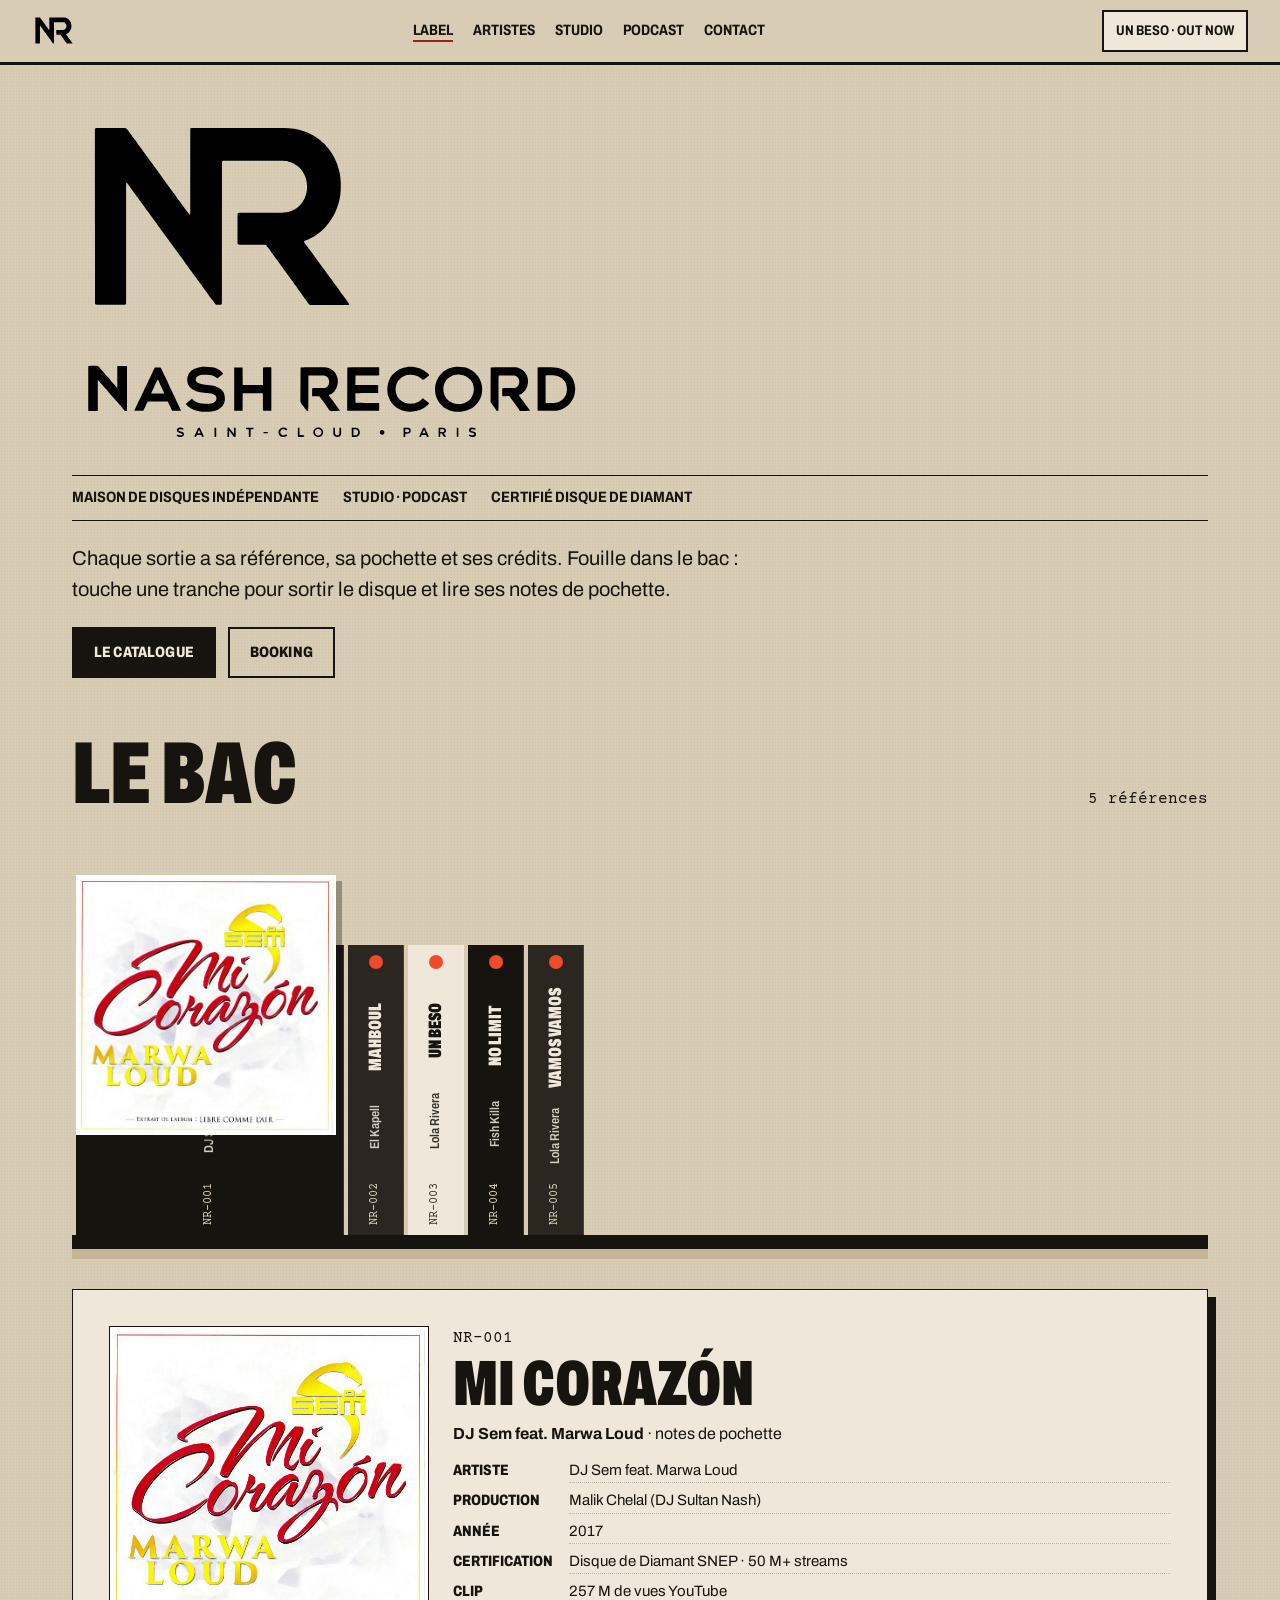
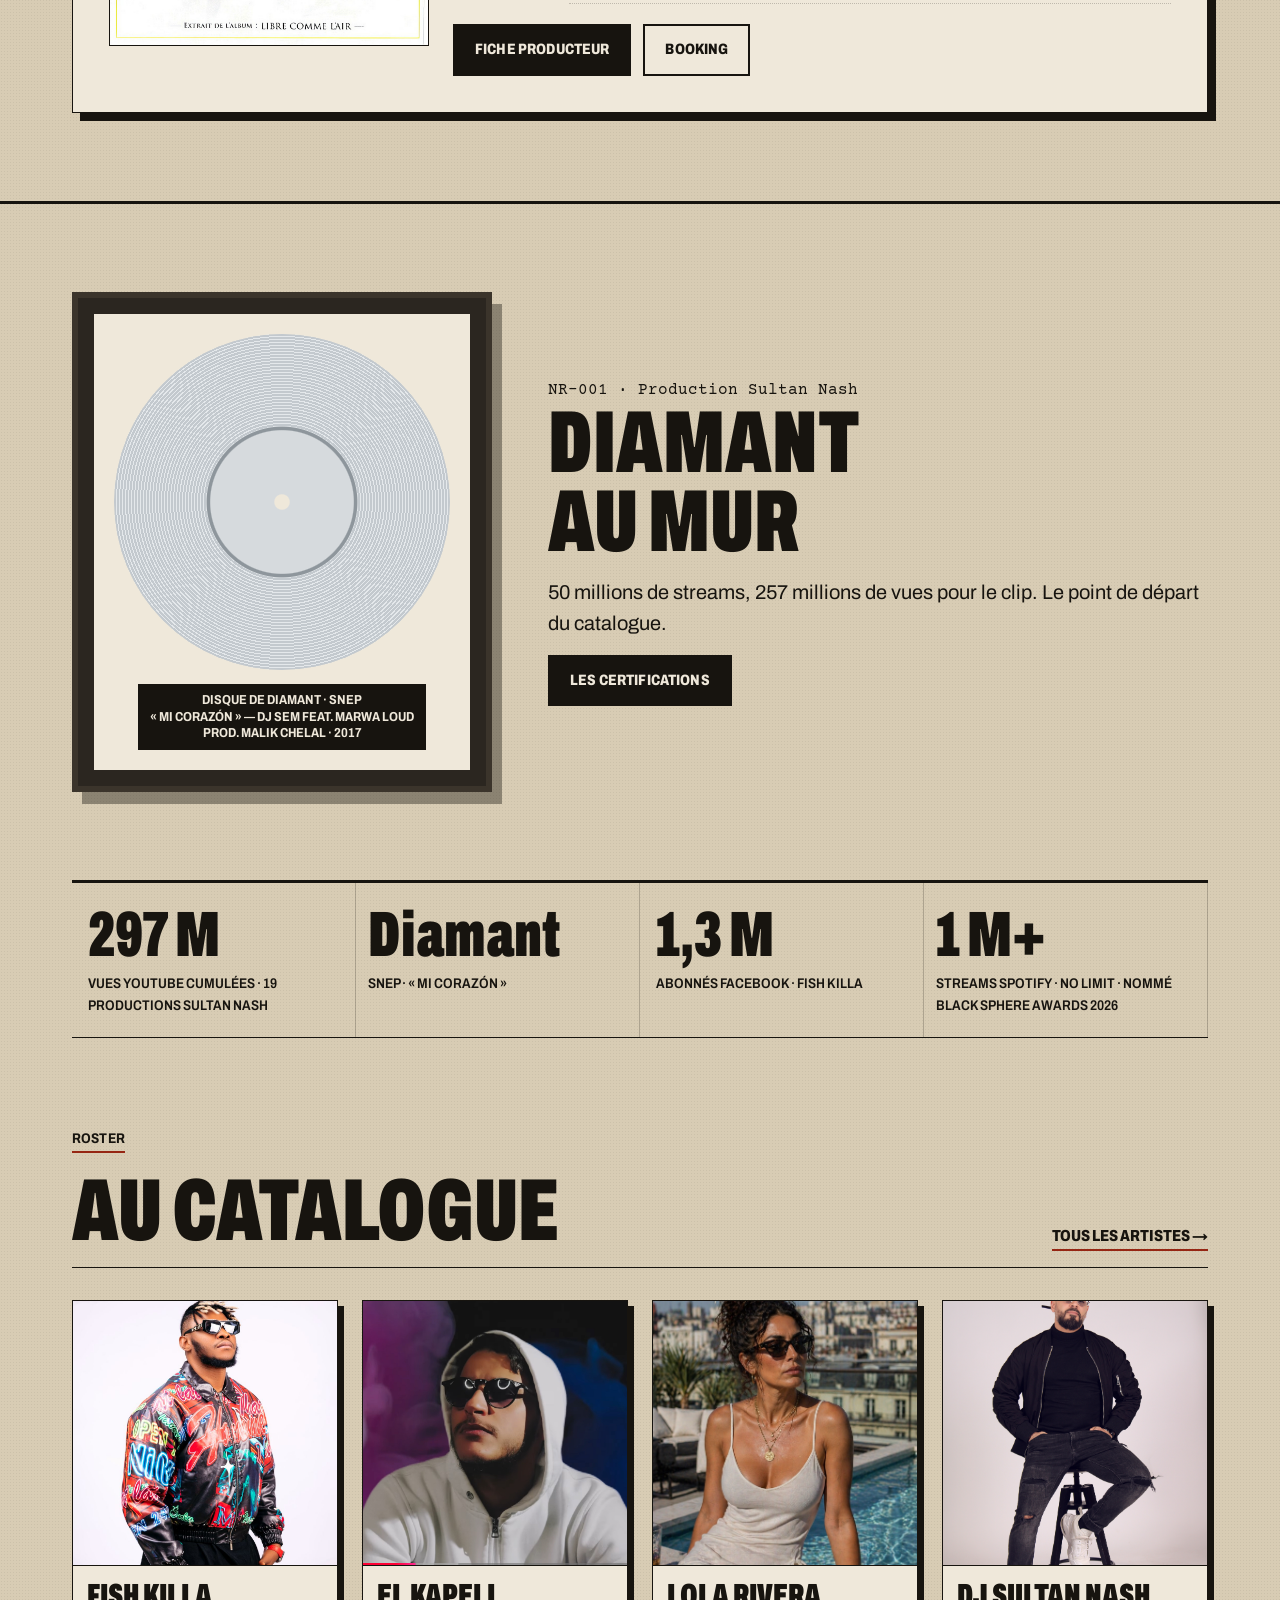
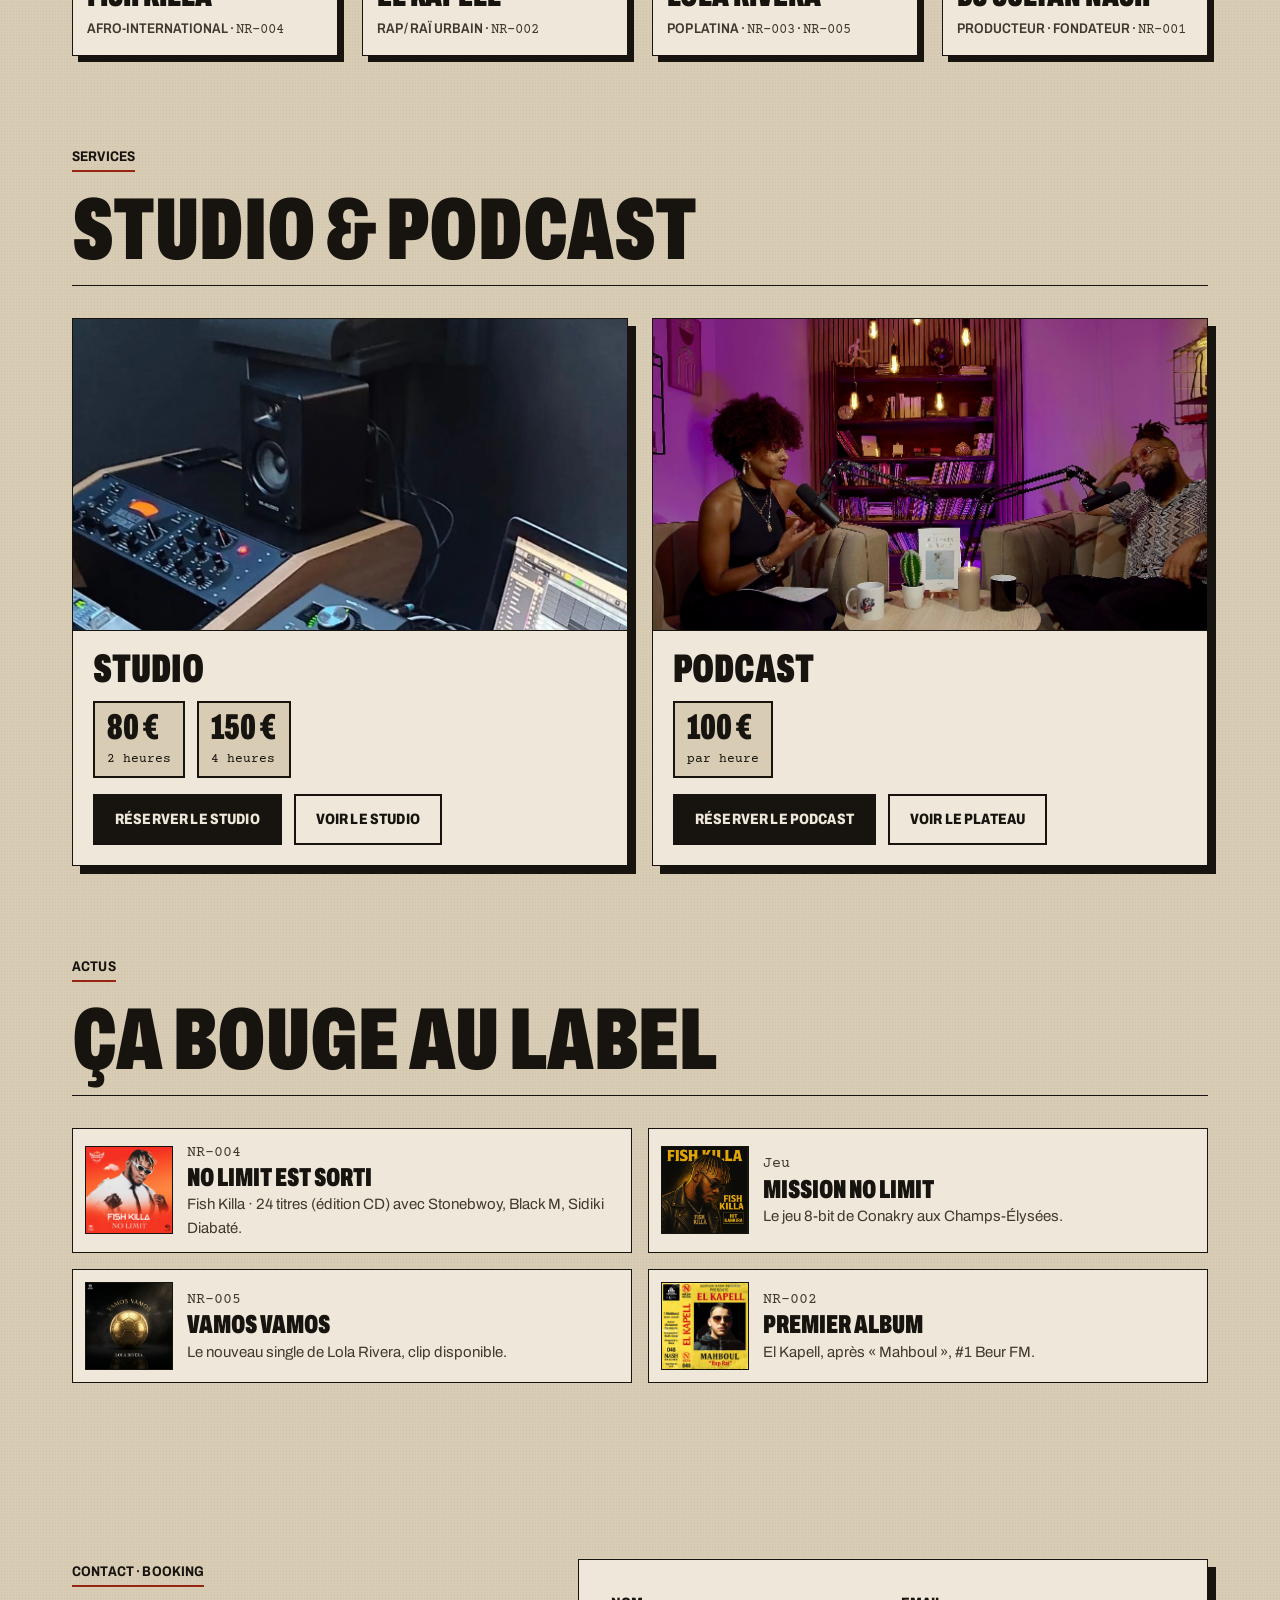
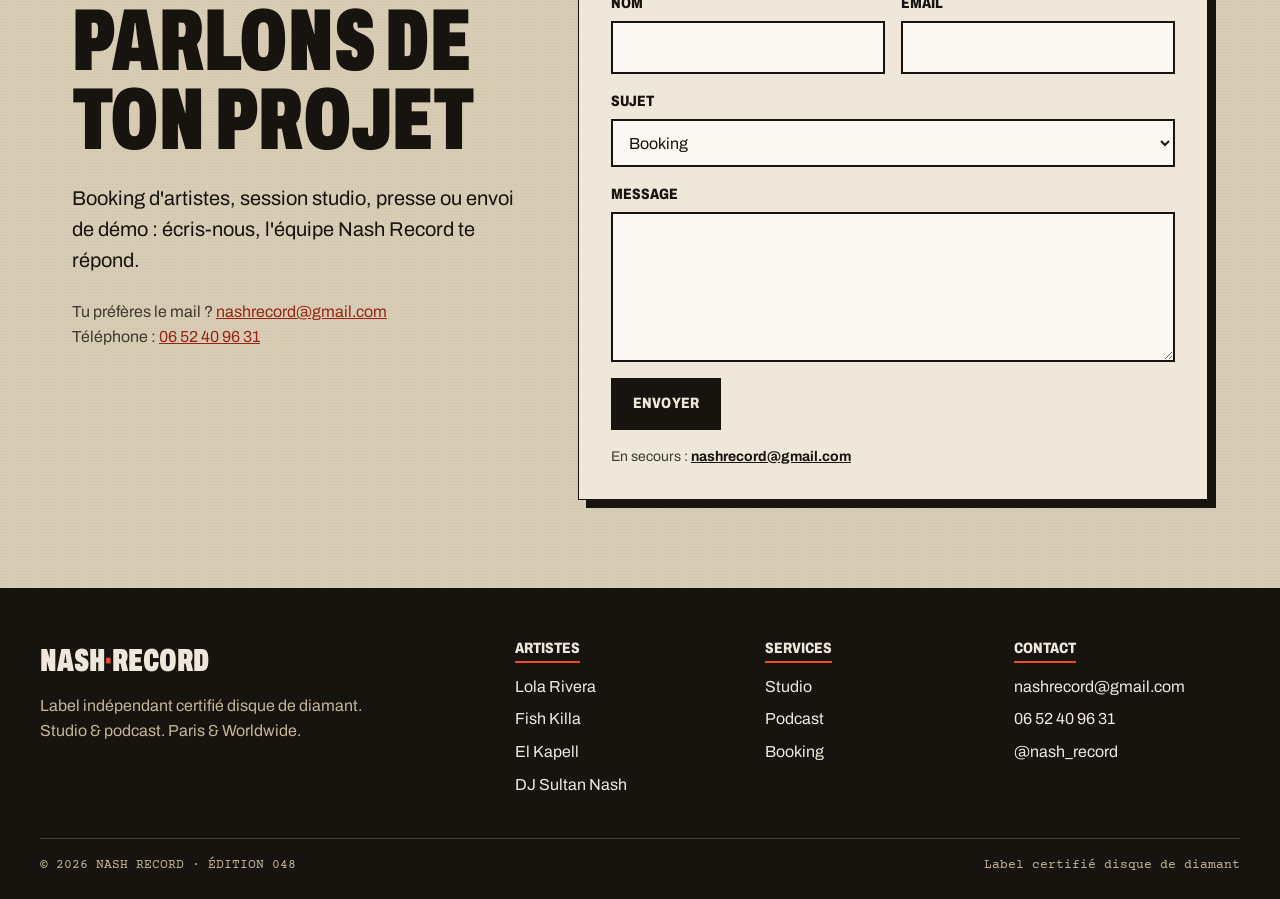
<file: index.html>
<!DOCTYPE html>
<html lang="fr">
<head>
<meta charset="UTF-8">
<meta name="viewport" content="width=device-width, initial-scale=1.0">
<title>Nash Record — Label, Studio &amp; Podcast | Paris</title>
<meta name="description" content="Nash Record — label musical indépendant certifié disque de diamant. Studio d'enregistrement, podcast et accompagnement d'artistes : Lola Rivera, Fish Killa, El Kapell, DJ Sultan Nash. Paris &amp; Worldwide.">
<meta name="keywords" content="Nash Record, nash record label, label musical Paris, label disque de diamant, studio enregistrement Paris, podcast studio Paris, Lola Rivera, Fish Killa, El Kapell, DJ Sultan Nash, label indépendant France, label rap raï pop latina">
<link rel="canonical" href="https://nashrecord.com">

<meta property="og:type" content="website">
<meta property="og:title" content="Nash Record — Label, Studio &amp; Podcast">
<meta property="og:description" content="Label indépendant. Studio. Podcast. Paris &amp; Worldwide.">
<meta property="og:url" content="https://nashrecord.com">
<meta property="og:image" content="https://nashrecord.com/assets/img/nash-record-logo.png">

<script type="application/ld+json">
{
  "@context": "https://schema.org",
  "@type": "Organization",
  "name": "Nash Record",
  "url": "https://nashrecord.com",
  "logo": "https://nashrecord.com/assets/img/nash-record-logo.png",
  "description": "Label musical indépendant, studio d'enregistrement et podcast.",
  "email": "contact@nashrecord.com",
  "address": {
    "@type": "PostalAddress",
    "addressLocality": "Paris",
    "addressCountry": "FR"
  },
  "sameAs": [
    "https://www.youtube.com/@LolaRivera-e8u"
  ]
}
</script>

<link rel="preconnect" href="https://fonts.googleapis.com">
<link rel="preconnect" href="https://fonts.gstatic.com" crossorigin>
<link href="https://fonts.googleapis.com/css2?family=Archivo:wdth,wght@62..125,400..900&family=Courier+Prime&display=swap" rel="stylesheet">
<link rel="stylesheet" href="assets/css/style.css">
<link rel="icon" type="image/png" href="assets/img/favicon.png">
</head>
<body>

<nav class="nav" id="nav">
  <a href="index.html" class="nav__logo"><img src="assets/img/logo/NASH_RECORD_NR_noir.svg" alt="Nash Record — accueil" class="nav__logo-img" width="44" height="33"></a>
  <ul class="nav__links" id="navLinks">
    <li><a href="index.html" class="active">Label</a></li>
    <li><a href="artistes.html">Artistes</a></li>
    <li><a href="studio.html">Studio</a></li>
    <li><a href="podcast.html">Podcast</a></li>
    <li><a href="#booking">Contact</a></li>
  </ul>
  <a href="un-beso.html" class="nav__cta">Un Beso · Out Now</a>
  <div class="nav__burger" id="burger"><span></span><span></span><span></span></div>
</nav>

<main id="contenu">
<!-- ============================================
     OUVERTURE : logo officiel sur la pochette
     ============================================ -->
<header class="sleeve">
  <h1 class="sr-only">Nash Record — label indépendant, studio et podcast à Saint-Cloud</h1>
  <img class="sleeve__logo" src="assets/img/logo/NASH_RECORD_NR_noir.svg" alt="Monogramme NR, Nash Record" width="300" height="223">
  <img class="sleeve__word" src="assets/img/logo/NASH_RECORD_nouveau_droit_noir.svg" alt="Nash Record, Saint-Cloud · Paris" width="520" height="104">
  <div class="sleeve__meta"><span>Maison de disques indépendante</span><span>Studio · Podcast</span><span>Certifié disque de Diamant</span></div>
  <p class="lead">Chaque sortie a sa référence, sa pochette et ses crédits. Fouille dans le bac : touche une tranche pour sortir le disque et lire ses notes de pochette.</p>
  <div class="btn-group" style="margin-top: 0;"><a href="#catalogue" class="btn btn--primary">Le catalogue</a><a href="#booking" class="btn btn--ghost">Booking</a></div>
</header>

<!-- ============================================
     LE BAC
     ============================================ -->
<section id="catalogue" style="padding-top: 24px;">
  <div class="container">
    <div class="shelf__head"><h2>Le bac</h2><span class="ref">5 références</span></div>
    <div class="crate" role="group" aria-label="Disques du catalogue Nash Record">
      <button type="button" class="rec" aria-pressed="false" data-notes="notes-mi-corazon" aria-label="DJ Sem — Mi Corazón : afficher les notes de pochette">
        <span class="rec__spine"><span class="dot"></span><span class="t">Mi Corazón</span><span class="a">DJ Sem</span><span class="ref" data-cat="mi-corazon">NR</span></span>
        <span class="rec__cover"><img src="assets/img/mi-corazon-cover.jpg" alt="" loading="lazy" width="260" height="260"></span>
      </button>
      <button type="button" class="rec" aria-pressed="false" data-notes="notes-mahboul" aria-label="El Kapell — Mahboul : afficher les notes de pochette">
        <span class="rec__spine"><span class="dot"></span><span class="t">Mahboul</span><span class="a">El Kapell</span><span class="ref" data-cat="mahboul">NR</span></span>
        <span class="rec__cover"><img src="assets/img/cover-el-kapell-800.jpg" alt="" loading="lazy" width="260" height="260"></span>
      </button>
      <button type="button" class="rec" aria-pressed="false" data-notes="notes-un-beso" aria-label="Lola Rivera — Un Beso : afficher les notes de pochette">
        <span class="rec__spine"><span class="dot"></span><span class="t">Un Beso</span><span class="a">Lola Rivera</span><span class="ref" data-cat="un-beso">NR</span></span>
        <span class="rec__cover"><img src="assets/img/cover-un-beso-800.jpg" alt="" loading="lazy" width="260" height="260"></span>
      </button>
      <button type="button" class="rec" aria-pressed="false" data-notes="notes-no-limit" aria-label="Fish Killa — No Limit : afficher les notes de pochette">
        <span class="rec__spine"><span class="dot"></span><span class="t">No Limit</span><span class="a">Fish Killa</span><span class="ref" data-cat="no-limit">NR</span></span>
        <span class="rec__cover"><img src="assets/img/fish-killa-cover%20no%20limit.jpg" alt="" loading="lazy" width="260" height="260"></span>
      </button>
      <button type="button" class="rec" aria-pressed="false" data-notes="notes-vamos-vamos" aria-label="Lola Rivera — Vamos Vamos : afficher les notes de pochette">
        <span class="rec__spine"><span class="dot"></span><span class="t">Vamos Vamos</span><span class="a">Lola Rivera</span><span class="ref" data-cat="vamos-vamos">NR</span></span>
        <span class="rec__cover"><img src="assets/img/lola%20rivera%20-%20vamos%20cover%20copie.jpg" alt="" loading="lazy" width="260" height="260"></span>
      </button>
    </div>
    <article class="liner" id="liner" aria-live="polite"></article>
  </div>
</section>
<template id="notes-mi-corazon">
  <div><img class="liner__cover" src="assets/img/mi-corazon-cover.jpg" alt="Pochette Mi Corazón — DJ Sem feat. Marwa Loud" loading="lazy"></div>
  <div>
    <p class="ref" data-cat="mi-corazon">NR</p>
    <h3>Mi Corazón</h3>
    <p><strong>DJ Sem feat. Marwa Loud</strong> · notes de pochette</p>
    <dl><dt>Artiste</dt><dd>DJ Sem feat. Marwa Loud</dd><dt>Production</dt><dd>Malik Chelal (DJ Sultan Nash)</dd><dt>Année</dt><dd>2017</dd><dt>Certification</dt><dd>Disque de Diamant SNEP · 50 M+ streams</dd><dt>Clip</dt><dd>257 M de vues YouTube</dd></dl>
    <div class="btn-group" style="margin-top: 20px;"><a class="btn btn--primary" href="sultan-nash.html">Fiche producteur</a><a class="btn btn--ghost" href="#booking">Booking</a></div>
  </div>
</template>
<template id="notes-mahboul">
  <div><img class="liner__cover" src="assets/img/cover-el-kapell-800.jpg" alt="Pochette Mahboul — El Kapell" loading="lazy"></div>
  <div>
    <p class="ref" data-cat="mahboul">NR</p>
    <h3>Mahboul</h3>
    <p><strong>El Kapell</strong> · notes de pochette</p>
    <dl><dt>Artiste</dt><dd>El Kapell</dd><dt>Production</dt><dd>DJ Sultan (Nash Record)</dd><dt>Genre</dt><dd>Rap · Raï urbain</dd><dt>Radio</dt><dd>#1 Beur FM</dd><dt>Origine</dt><dd>Bezons (95)</dd></dl>
    <div class="btn-group" style="margin-top: 20px;"><a class="btn btn--primary" href="el-kapell.html">Fiche artiste</a><a class="btn btn--ghost" href="#booking">Booking</a></div>
  </div>
</template>
<template id="notes-un-beso">
  <div><img class="liner__cover" src="assets/img/cover-un-beso-800.jpg" alt="Pochette Un Beso — Lola Rivera" loading="lazy"></div>
  <div>
    <p class="ref" data-cat="un-beso">NR</p>
    <h3>Un Beso</h3>
    <p><strong>Lola Rivera</strong> · notes de pochette</p>
    <dl><dt>Artiste</dt><dd>Lola Rivera</dd><dt>Label</dt><dd>Nash Record</dd><dt>Sortie</dt><dd>1er mai 2026</dd><dt>Genre</dt><dd>Pop latina · ballade</dd></dl>
    <div class="btn-group" style="margin-top: 20px;"><a class="btn btn--primary" href="un-beso.html">Fiche du single</a><a class="btn btn--ghost" href="#booking">Booking</a></div>
  </div>
</template>
<template id="notes-no-limit">
  <div><img class="liner__cover" src="assets/img/fish-killa-cover%20no%20limit.jpg" alt="Pochette No Limit — Fish Killa" loading="lazy"></div>
  <div>
    <p class="ref" data-cat="no-limit">NR</p>
    <h3>No Limit</h3>
    <p><strong>Fish Killa</strong> · notes de pochette</p>
    <dl><dt>Artiste</dt><dd>Fish Killa aka Maître Hitman</dd><dt>Format</dt><dd>Album · 24 titres (édition CD)</dd><dt>Sortie</dt><dd>26 mai 2026</dd><dt>Featurings</dt><dd>Stonebwoy, Black M, Sidiki Diabaté, Hiro, Takana Zion…</dd><dt>Label</dt><dd>Nash Record × Tewe Prod</dd><dt>Streams</dt><dd>1 M+ sur Spotify</dd></dl>
    <div class="btn-group" style="margin-top: 20px;"><a class="btn btn--primary" href="fish-killa.html">Fiche de l'album</a><a class="btn btn--ghost" href="#booking">Booking</a></div>
  </div>
</template>
<template id="notes-vamos-vamos">
  <div><img class="liner__cover" src="assets/img/lola%20rivera%20-%20vamos%20cover%20copie.jpg" alt="Pochette Vamos Vamos — Lola Rivera" loading="lazy"></div>
  <div>
    <p class="ref" data-cat="vamos-vamos">NR</p>
    <h3>Vamos Vamos</h3>
    <p><strong>Lola Rivera</strong> · notes de pochette</p>
    <dl><dt>Artiste</dt><dd>Lola Rivera</dd><dt>Label</dt><dd>Nash Record</dd><dt>Année</dt><dd>2026</dd><dt>Format</dt><dd>Single · clip</dd></dl>
    <div class="btn-group" style="margin-top: 20px;"><a class="btn btn--primary" href="lola-rivera.html">Fiche artiste</a><a class="btn btn--ghost" href="#booking">Booking</a></div>
  </div>
</template>

<!-- ============================================
     DIAMANT ENCADRÉ
     ============================================ -->
<section style="border-top: 3px solid var(--ink);">
  <div class="container frame-obj">
    <figure class="frame">
      <div class="frame__mat">
        <div class="diamond-disc" role="img" aria-label="Disque de Diamant encadré"></div>
        <figcaption class="frame__plate">Disque de Diamant · SNEP<br>« Mi Corazón » — DJ Sem feat. Marwa Loud<br>Prod. Malik Chelal · 2017</figcaption>
      </div>
    </figure>
    <div>
      <p class="ref"><span data-cat="mi-corazon">NR</span> · Production Sultan Nash</p>
      <h2>Diamant<br>au mur</h2>
      <p class="lead" style="margin: 16px 0;">50 millions de streams, 257 millions de vues pour le clip. Le point de départ du catalogue.</p>
      <a class="btn btn--primary" href="sultan-nash.html">Les certifications</a>
    </div>
  </div>
</section>

<!-- ============================================
     CHIFFRES
     ============================================ -->
<section style="padding-top: 0;">
  <div class="container">
    <div class="facts" aria-label="Chiffres clés">
      <div><b>297 M</b><small>vues YouTube cumulées · 19 productions Sultan Nash</small></div>
      <div><b>Diamant</b><small>SNEP · « Mi Corazón »</small></div>
      <div><b>1,3 M</b><small>abonnés Facebook · Fish Killa</small></div>
      <div><b>1 M+</b><small>streams Spotify · No Limit · nommé Black Sphere Awards 2026</small></div>
    </div>
  </div>
</section>

<!-- ============================================
     ARTISTES
     ============================================ -->
<section id="artistes" style="padding-top: 0;">
  <div class="container">
    <div class="section-header">
      <div class="section-header__title"><p class="eyebrow">Roster</p><h2>Au catalogue</h2></div>
      <a href="artistes.html" class="section-header__cta">Tous les artistes →</a>
    </div>
    <div class="roster">
      <a href="fish-killa.html" class="artist-card"><img src="assets/img/fish-killa-portrait.jpg" alt="Fish Killa" class="artist-card__photo" loading="lazy"><div class="artist-card__overlay"><div class="artist-card__name">Fish Killa</div><div class="artist-card__tag">Afro-international · <span data-cat="no-limit">NR</span></div></div></a>
      <a href="el-kapell.html" class="artist-card"><img src="assets/img/el-kapell-portrait.jpg" alt="El Kapell" class="artist-card__photo" loading="lazy"><div class="artist-card__overlay"><div class="artist-card__name">El Kapell</div><div class="artist-card__tag">Rap / raï urbain · <span data-cat="mahboul">NR</span></div></div></a>
      <a href="lola-rivera.html" class="artist-card"><img src="assets/img/lola-rooftop.jpg" alt="Lola Rivera" class="artist-card__photo" loading="lazy"><div class="artist-card__overlay"><div class="artist-card__name">Lola Rivera</div><div class="artist-card__tag">Pop latina · <span data-cat="un-beso">NR</span> · <span data-cat="vamos-vamos">NR</span></div></div></a>
      <a href="sultan-nash.html" class="artist-card"><img src="assets/img/sultan-nash-pro.jpg" alt="DJ Sultan Nash" class="artist-card__photo" loading="lazy"><div class="artist-card__overlay"><div class="artist-card__name">DJ Sultan Nash</div><div class="artist-card__tag">Producteur · fondateur · <span data-cat="mi-corazon">NR</span></div></div></a>
    </div>
  </div>
</section>

<!-- ============================================
     STUDIO & PODCAST
     ============================================ -->
<section style="padding-top: 0;">
  <div class="container">
    <div class="section-header"><div class="section-header__title"><p class="eyebrow">Services</p><h2>Studio &amp; podcast</h2></div></div>
    <div class="offers">
      <div class="offer"><img src="assets/img/studio-console.jpg" alt="Console du studio Nash Record" loading="lazy"><div class="offer__body">
        <h3>Studio</h3>
        <div class="offer__prices"><div class="price-tag"><b>80 €</b><span>2 heures</span></div><div class="price-tag"><b>150 €</b><span>4 heures</span></div></div>
        <div class="btn-group" style="margin-top: 16px;"><a href="https://wa.me/33652409631?text=Bonjour%2C%20je%20veux%20r%C3%A9server%20le%20studio" target="_blank" rel="noopener" class="btn btn--primary">Réserver le studio</a><a href="studio.html" class="btn btn--ghost">Voir le studio</a></div>
      </div></div>
      <div class="offer"><img src="assets/img/podcast-studio.jpg" alt="Plateau podcast Nash Record" loading="lazy"><div class="offer__body">
        <h3>Podcast</h3>
        <div class="offer__prices"><div class="price-tag"><b>100 €</b><span>par heure</span></div></div>
        <div class="btn-group" style="margin-top: 16px;"><a href="https://wa.me/33652409631?text=Bonjour%2C%20je%20veux%20r%C3%A9server%20le%20plateau%20podcast" target="_blank" rel="noopener" class="btn btn--primary">Réserver le podcast</a><a href="podcast.html" class="btn btn--ghost">Voir le plateau</a></div>
      </div></div>
    </div>
  </div>
</section>

<!-- ============================================
     ACTUS
     ============================================ -->
<section style="padding-top: 0;">
  <div class="container">
    <div class="section-header"><div class="section-header__title"><p class="eyebrow">Actus</p><h2>Ça bouge au label</h2></div></div>
    <div class="news">
      <a class="news__item" href="fish-killa.html"><img src="assets/img/fish-killa-cover%20no%20limit.jpg" alt="" loading="lazy"><div><p class="ref" data-cat="no-limit">NR</p><h3>No Limit est sorti</h3><p>Fish Killa · 24 titres (édition CD) avec Stonebwoy, Black M, Sidiki Diabaté.</p></div></a>
      <a class="news__item" href="fish-killa.html"><img src="assets/img/fish-killa-hit-kankira-600.jpg" alt="" loading="lazy"><div><p class="ref">Jeu</p><h3>Mission No Limit</h3><p>Le jeu 8-bit de Conakry aux Champs-Élysées.</p></div></a>
      <a class="news__item" href="lola-rivera.html"><img src="assets/img/lola%20rivera%20-%20vamos%20cover%20copie.jpg" alt="" loading="lazy"><div><p class="ref" data-cat="vamos-vamos">NR</p><h3>Vamos Vamos</h3><p>Le nouveau single de Lola Rivera, clip disponible.</p></div></a>
      <a class="news__item" href="el-kapell.html"><img src="assets/img/cover-el-kapell-800.jpg" alt="" loading="lazy"><div><p class="ref" data-cat="mahboul">NR</p><h3>Premier album</h3><p>El Kapell, après « Mahboul », #1 Beur FM.</p></div></a>
    </div>
  </div>
</section>

<section id="booking">
  <div class="container">
    <div class="contact-wrap">
      <div>
        <p class="eyebrow">Contact · Booking</p>
        <h2>Parlons de ton projet</h2>
        <p class="lead" style="margin-top: 24px;">Booking d'artistes, session studio, presse ou envoi de démo : écris-nous, l'équipe Nash Record te répond.</p>
        <p style="color: var(--color-text-muted); margin-top: 24px;">Tu préfères le mail ? <a href="mailto:nashrecord@gmail.com" style="color: var(--color-accent);">nashrecord@gmail.com</a><br>Téléphone : <a href="tel:+33652409631" style="color: var(--color-accent);">06 52 40 96 31</a></p>
      </div>
      <form class="contact-form" name="contact" method="POST" action="/merci.html" data-netlify="true" netlify-honeypot="bot-field">
        <input type="hidden" name="form-name" value="contact">
        <p class="contact-form__hp"><label>Ne pas remplir : <input name="bot-field" tabindex="-1" autocomplete="off"></label></p>
        <div class="contact-form__field">
          <label for="cf-nom">Nom</label>
          <input id="cf-nom" name="nom" type="text" autocomplete="name" required>
        </div>
        <div class="contact-form__field">
          <label for="cf-email">Email</label>
          <input id="cf-email" name="email" type="email" autocomplete="email" required>
        </div>
        <div class="contact-form__field contact-form__field--full">
          <label for="cf-sujet">Sujet</label>
          <select id="cf-sujet" name="sujet" required>
            <option value="Booking">Booking</option>
            <option value="Studio">Studio</option>
            <option value="Presse">Presse</option>
            <option value="Démo">Démo</option>
            <option value="Autre">Autre</option>
          </select>
        </div>
        <div class="contact-form__field contact-form__field--full">
          <label for="cf-message">Message</label>
          <textarea id="cf-message" name="message" required></textarea>
        </div>
        <button type="submit" class="btn btn--primary">Envoyer</button>
        <p class="contact-form__alt">En secours : <a href="mailto:nashrecord@gmail.com">nashrecord@gmail.com</a></p>
      </form>
    </div>
  </div>
</section>

</main>

<!-- Footer -->
<footer class="footer" id="contact">
  <div class="footer__grid">
    <div>
      <div class="footer__brand">NASH<span>·</span>RECORD</div>
      <p class="footer__about">Label indépendant certifié disque de diamant. Studio &amp; podcast. Paris &amp; Worldwide.</p>
    </div>
    <div class="footer__col">
      <h5>Artistes</h5>
      <ul>
        <li><a href="lola-rivera.html">Lola Rivera</a></li>
        <li><a href="fish-killa.html">Fish Killa</a></li>
        <li><a href="el-kapell.html">El Kapell</a></li>
        <li><a href="sultan-nash.html">DJ Sultan Nash</a></li>
      </ul>
    </div>
    <div class="footer__col">
      <h5>Services</h5>
      <ul>
        <li><a href="studio.html">Studio</a></li>
        <li><a href="podcast.html">Podcast</a></li>
        <li><a href="index.html#booking">Booking</a></li>
      </ul>
    </div>
    <div class="footer__col">
      <h5>Contact</h5>
      <ul>
        <li><a href="mailto:nashrecord@gmail.com">nashrecord@gmail.com</a></li>
        <li><a href="tel:+33652409631">06 52 40 96 31</a></li>
        <li><a href="https://www.instagram.com/nash_record/" target="_blank" rel="noopener">@nash_record</a></li>
      </ul>
    </div>
  </div>
  <div class="footer__bottom">
    <span>© 2026 NASH RECORD · ÉDITION 048</span>
    <span>Label certifié disque de diamant</span>
  </div>
</footer>

<script src="assets/js/main.js"></script>
</body>
</html>
</file>
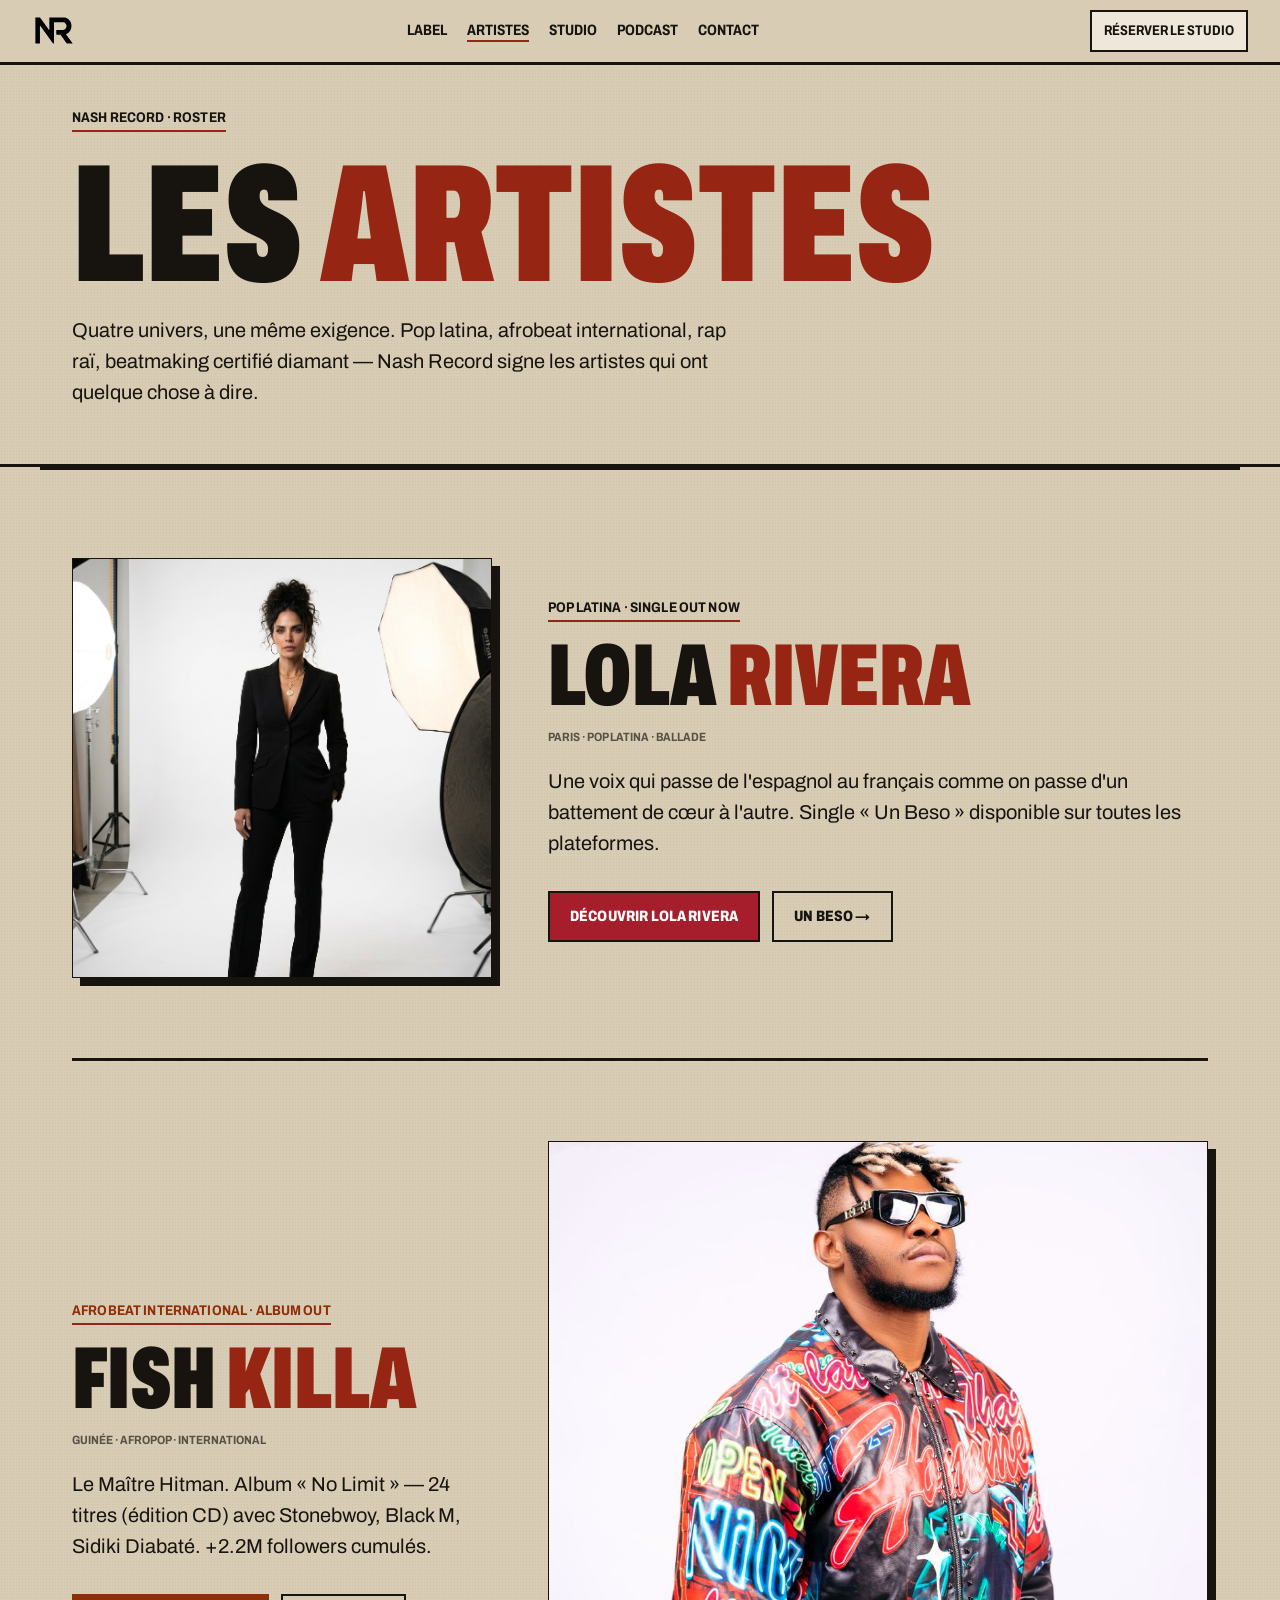
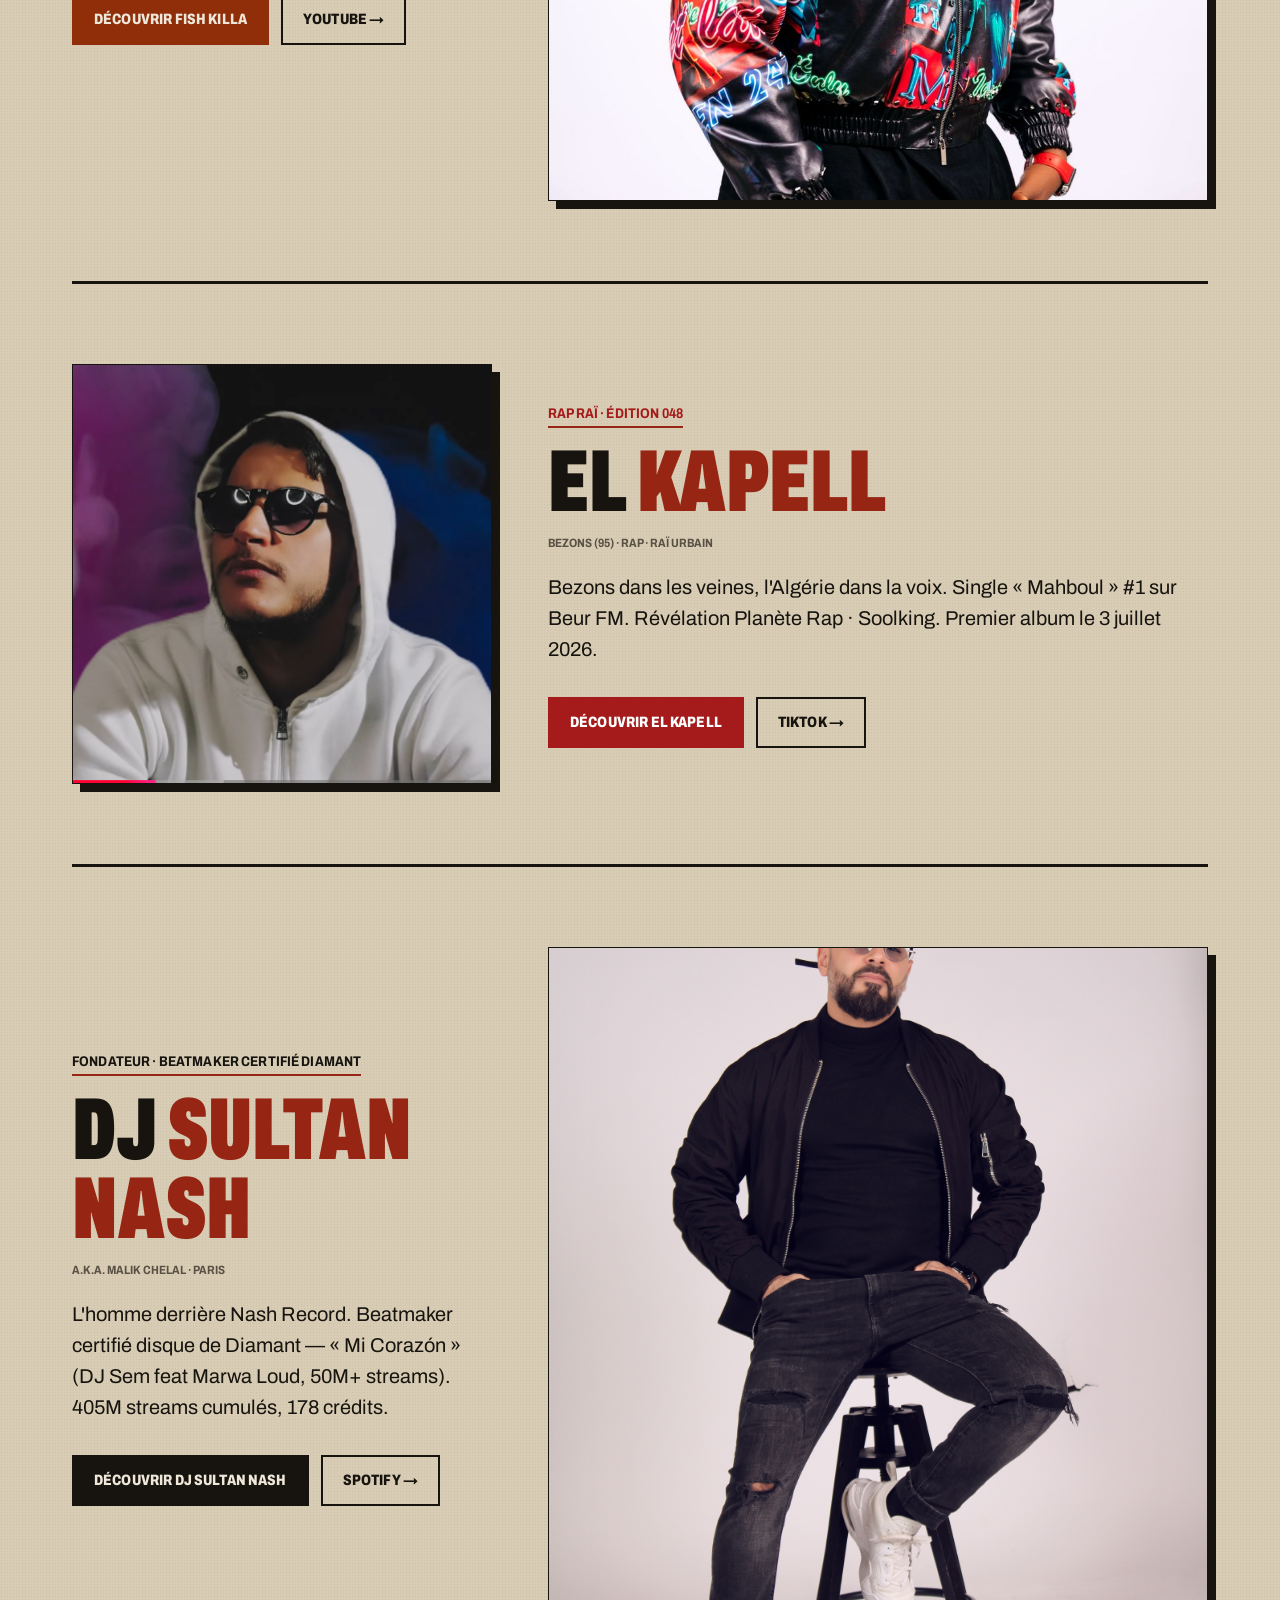
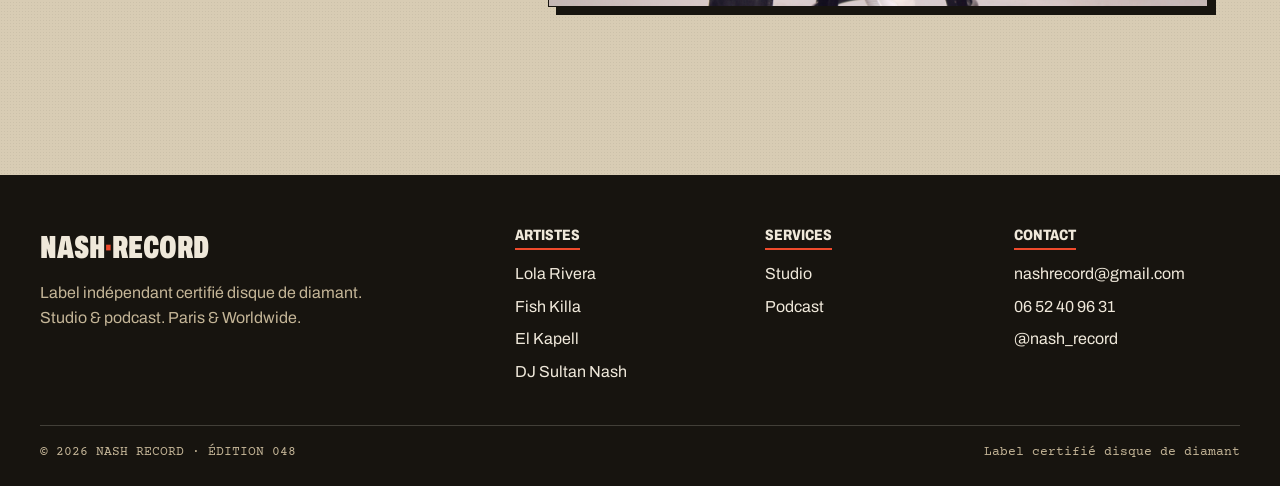
<file: artistes.html>
<!DOCTYPE html>
<html lang="fr">
<head>
<meta charset="UTF-8">
<meta name="viewport" content="width=device-width, initial-scale=1.0">
<title>Artistes Nash Record — Lola Rivera, Fish Killa, El Kapell, DJ Sultan Nash</title>
<meta name="description" content="Découvrez le roster Nash Record : Lola Rivera (pop latina), Fish Killa (afrobeat international), El Kapell (rap raï), DJ Sultan Nash (beatmaker certifié diamant). Label indépendant Paris.">
<meta name="keywords" content="artistes Nash Record, roster Nash Record, Lola Rivera, Fish Killa, El Kapell, DJ Sultan Nash, label indépendant Paris">
<link rel="canonical" href="https://nashrecord.com/artistes">

<meta property="og:type" content="website">
<meta property="og:title" content="Artistes Nash Record — Roster complet">
<meta property="og:description" content="Lola Rivera · Fish Killa · El Kapell · DJ Sultan Nash — Label certifié disque de diamant. Paris & Worldwide.">
<meta property="og:image" content="https://nashrecord.com/assets/img/nash-record-logo.png">
<meta property="og:url" content="https://nashrecord.com/artistes">

<link rel="preconnect" href="https://fonts.googleapis.com">
<link rel="preconnect" href="https://fonts.gstatic.com" crossorigin>
<link href="https://fonts.googleapis.com/css2?family=Archivo:wdth,wght@62..125,400..900&family=Courier+Prime&display=swap" rel="stylesheet">
<link rel="stylesheet" href="assets/css/style.css">
<link rel="icon" type="image/png" href="assets/img/favicon.png">
</head>
<body>

<nav class="nav" id="nav">
  <a href="index.html" class="nav__logo"><img src="assets/img/logo/NASH_RECORD_NR_noir.svg" alt="Nash Record — accueil" class="nav__logo-img" width="44" height="33"></a>
  <ul class="nav__links" id="navLinks">
    <li><a href="index.html">Label</a></li>
    <li><a href="artistes.html" class="active">Artistes</a></li>
    <li><a href="studio.html">Studio</a></li>
    <li><a href="podcast.html">Podcast</a></li>
    <li><a href="#contact">Contact</a></li>
  </ul>
  <a href="studio.html" class="nav__cta">Réserver le studio</a>
  <div class="nav__burger" id="burger"><span></span><span></span><span></span></div>
</nav>

<!-- ============================================
     HERO
     ============================================ -->
<section class="hero">
  <div class="hero__noise"></div>
  <div class="hero__inner">
    <p class="eyebrow">Nash Record · Roster</p>
    <h1 class="hero__title">Les <em>Artistes</em></h1>
    <p class="lead">Quatre univers, une même exigence. Pop latina, afrobeat international, rap raï, beatmaking certifié diamant — Nash Record signe les artistes qui ont quelque chose à dire.</p>
  </div>
</section>

<div class="divider"></div>

<!-- ============================================
     ROSTER — 4 ARTISTS
     ============================================ -->
<section>
  <div class="container">

    <!-- Lola Rivera -->
    <div class="spotlight reveal" style="margin-bottom: 80px;">
      <div class="spotlight__cover">
        <img src="assets/img/lola-portrait.jpg" alt="Lola Rivera — Pop Latina, Nash Record" class="spotlight__cover-img" loading="lazy">
      </div>
      <div class="spotlight__content">
        <p class="eyebrow">Pop Latina · Single Out Now</p>
        <h2 class="spotlight__title">Lola <em>Rivera</em></h2>
        <p class="spotlight__artist" style="font-family: var(--font-mono); font-size: 12px; color: var(--color-text-faint); text-transform: uppercase; margin-bottom: 20px;">Paris · Pop Latina · Ballade</p>
        <p class="lead">Une voix qui passe de l'espagnol au français comme on passe d'un battement de cœur à l'autre. Single « Un Beso » disponible sur toutes les plateformes.</p>
        <div class="btn-group" style="margin-top: 32px;">
          <a href="lola-rivera.html" class="btn btn--latina">Découvrir Lola Rivera</a>
          <a href="un-beso.html" class="btn btn--ghost">Un Beso →</a>
        </div>
      </div>
    </div>

    <div class="divider"></div>

    <!-- Fish Killa -->
    <div class="spotlight spotlight--reverse reveal" style="margin: 80px 0;">
      <div class="spotlight__cover">
        <img src="assets/img/fish-killa-portrait.jpg" alt="Fish Killa — Le Maître Hitman, Nash Record" class="spotlight__cover-img" loading="lazy">
      </div>
      <div class="spotlight__content">
        <p class="eyebrow" style="color: var(--color-killa);">Afrobeat International · Album Out</p>
        <h2 class="spotlight__title">Fish <em>Killa</em></h2>
        <p class="spotlight__artist" style="font-family: var(--font-mono); font-size: 12px; color: var(--color-text-faint); text-transform: uppercase; margin-bottom: 20px;">Guinée · Afropop · International</p>
        <p class="lead">Le Maître Hitman. Album « No Limit » — 24 titres (édition CD) avec Stonebwoy, Black M, Sidiki Diabaté. +2.2M followers cumulés.</p>
        <div class="btn-group" style="margin-top: 32px;">
          <a href="fish-killa.html" class="btn btn--primary" style="background: var(--color-killa); border-color: var(--color-killa);">Découvrir Fish Killa</a>
          <a href="https://www.youtube.com/@Fishkillaofficiel" target="_blank" rel="noopener" class="btn btn--ghost">YouTube →</a>
        </div>
      </div>
    </div>

    <div class="divider"></div>

    <!-- El Kapell -->
    <div class="spotlight reveal" style="margin: 80px 0;">
      <div class="spotlight__cover">
        <img src="assets/img/el-kapell-portrait.jpg" alt="El Kapell — Rap Raï urbain, Nash Record Édition 048" class="spotlight__cover-img" loading="lazy">
      </div>
      <div class="spotlight__content">
        <p class="eyebrow" style="color: #a51b1b;">Rap Raï · Édition 048</p>
        <h2 class="spotlight__title">El <em>Kapell</em></h2>
        <p class="spotlight__artist" style="font-family: var(--font-mono); font-size: 12px; color: var(--color-text-faint); text-transform: uppercase; margin-bottom: 20px;">Bezons (95) · Rap · Raï urbain</p>
        <p class="lead">Bezons dans les veines, l'Algérie dans la voix. Single « Mahboul » #1 sur Beur FM. Révélation Planète Rap · Soolking. Premier album le 3 juillet 2026.</p>
        <div class="btn-group" style="margin-top: 32px;">
          <a href="el-kapell.html" class="btn" style="background: #a51b1b; border-color: #a51b1b; color: #fff;">Découvrir El Kapell</a>
          <a href="https://www.tiktok.com/@el.kapell" target="_blank" rel="noopener" class="btn btn--ghost">TikTok →</a>
        </div>
      </div>
    </div>

    <div class="divider"></div>

    <!-- DJ Sultan Nash -->
    <div class="spotlight spotlight--reverse reveal" style="margin: 80px 0;">
      <div class="spotlight__cover">
        <img src="assets/img/sultan-nash-pro.jpg" alt="DJ Sultan Nash — Malik Chelal, beatmaker certifié diamant" class="spotlight__cover-img" loading="lazy">
      </div>
      <div class="spotlight__content">
        <p class="eyebrow">Fondateur · Beatmaker Certifié Diamant</p>
        <h2 class="spotlight__title">DJ <em>Sultan Nash</em></h2>
        <p class="spotlight__artist" style="font-family: var(--font-mono); font-size: 12px; color: var(--color-text-faint); text-transform: uppercase; margin-bottom: 20px;">A.K.A. Malik Chelal · Paris</p>
        <p class="lead">L'homme derrière Nash Record. Beatmaker certifié disque de Diamant — « Mi Corazón » (DJ Sem feat Marwa Loud, 50M+ streams). 405M streams cumulés, 178 crédits.</p>
        <div class="btn-group" style="margin-top: 32px;">
          <a href="sultan-nash.html" class="btn btn--primary">Découvrir DJ Sultan Nash</a>
          <a href="https://open.spotify.com/intl-fr/artist/52IsUKYEAxJTvMvzCq8kAB" target="_blank" rel="noopener" class="btn btn--ghost">Spotify →</a>
        </div>
      </div>
    </div>

  </div>
</section>

<!-- Footer -->
<footer class="footer" id="contact">
  <div class="footer__grid">
    <div>
      <div class="footer__brand">NASH<span>·</span>RECORD</div>
      <p class="footer__about">Label indépendant certifié disque de diamant. Studio &amp; podcast. Paris &amp; Worldwide.</p>
    </div>
    <div class="footer__col">
      <h5>Artistes</h5>
      <ul>
        <li><a href="lola-rivera.html">Lola Rivera</a></li>
        <li><a href="fish-killa.html">Fish Killa</a></li>
        <li><a href="el-kapell.html">El Kapell</a></li>
        <li><a href="sultan-nash.html">DJ Sultan Nash</a></li>
      </ul>
    </div>
    <div class="footer__col">
      <h5>Services</h5>
      <ul>
        <li><a href="studio.html">Studio</a></li>
        <li><a href="podcast.html">Podcast</a></li>
      </ul>
    </div>
    <div class="footer__col">
      <h5>Contact</h5>
      <ul>
        <li><a href="mailto:nashrecord@gmail.com">nashrecord@gmail.com</a></li>
        <li><a href="tel:+33652409631">06 52 40 96 31</a></li>
        <li><a href="https://www.instagram.com/nash_record/" target="_blank" rel="noopener">@nash_record</a></li>
      </ul>
    </div>
  </div>
  <div class="footer__bottom">
    <span>© 2026 NASH RECORD · ÉDITION 048</span>
    <span>Label certifié disque de diamant</span>
  </div>
</footer>

<script src="assets/js/main.js"></script>
</body>
</html>
</file>
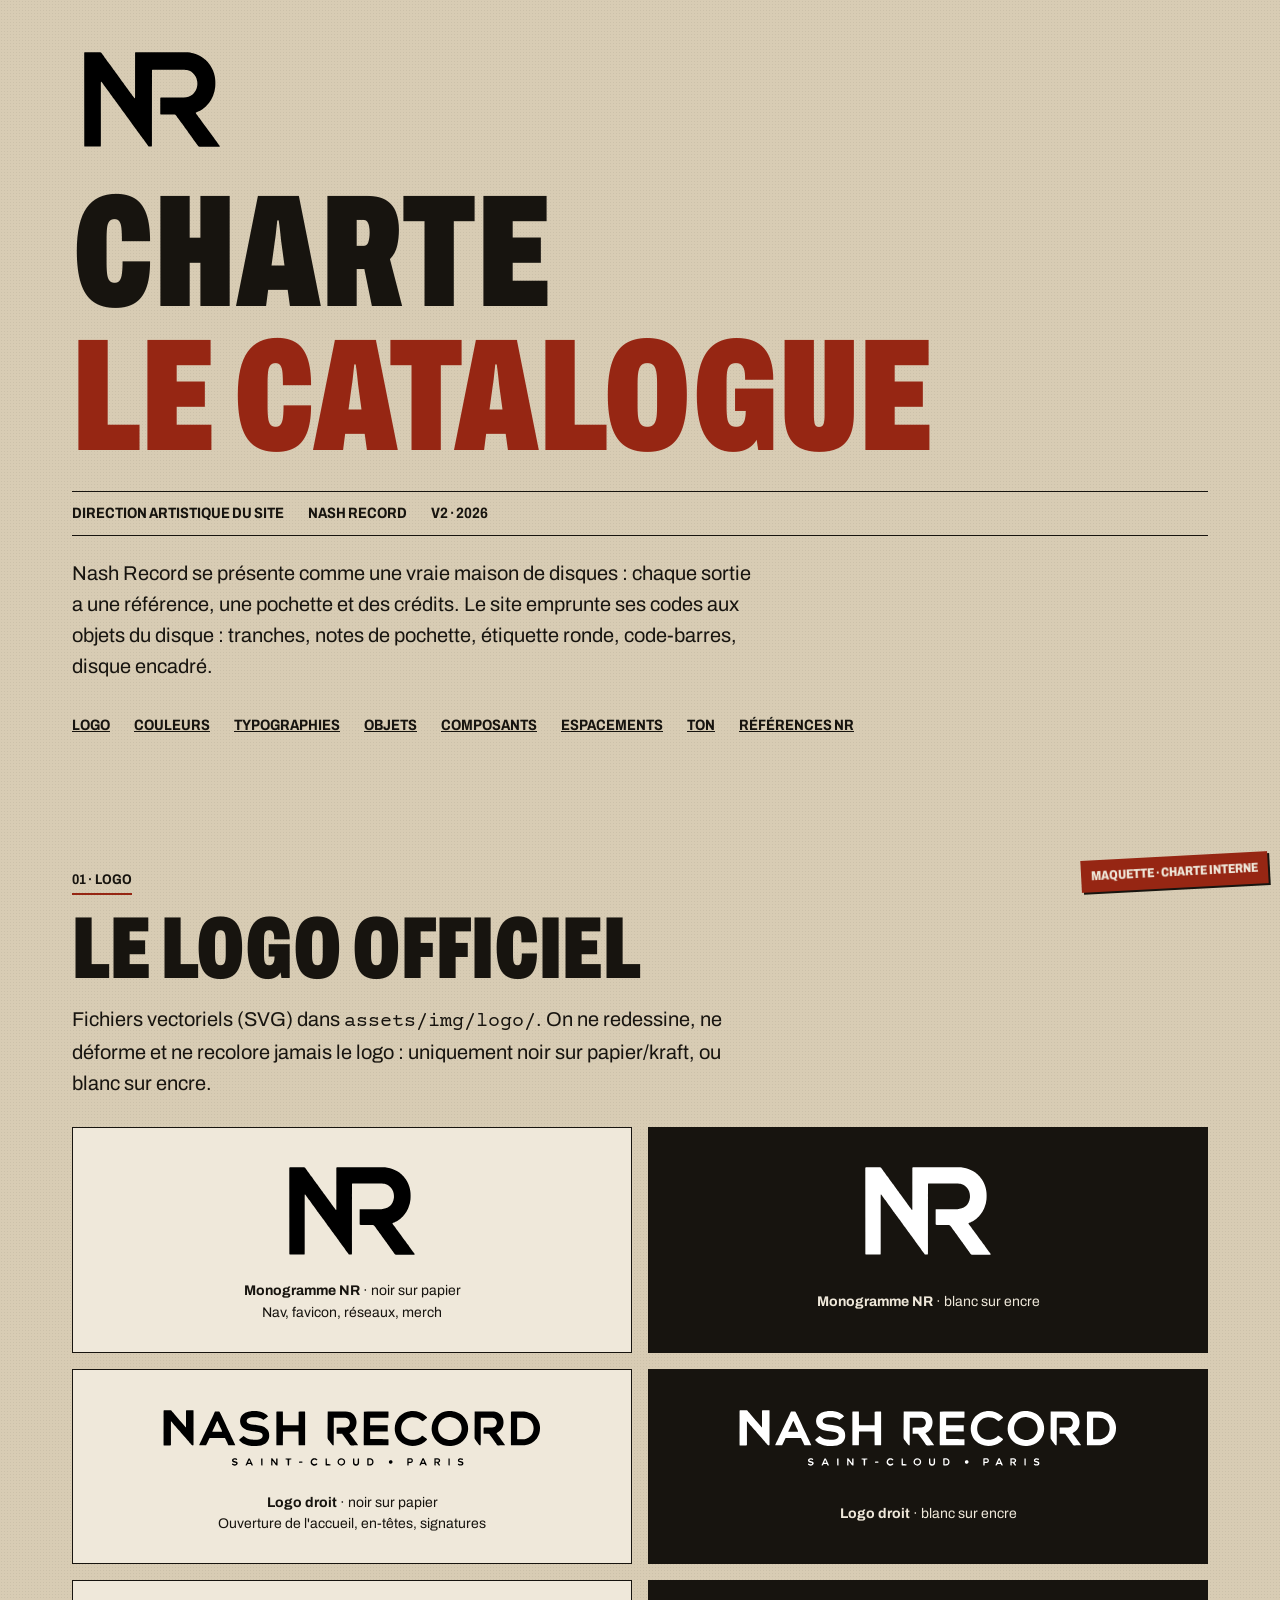
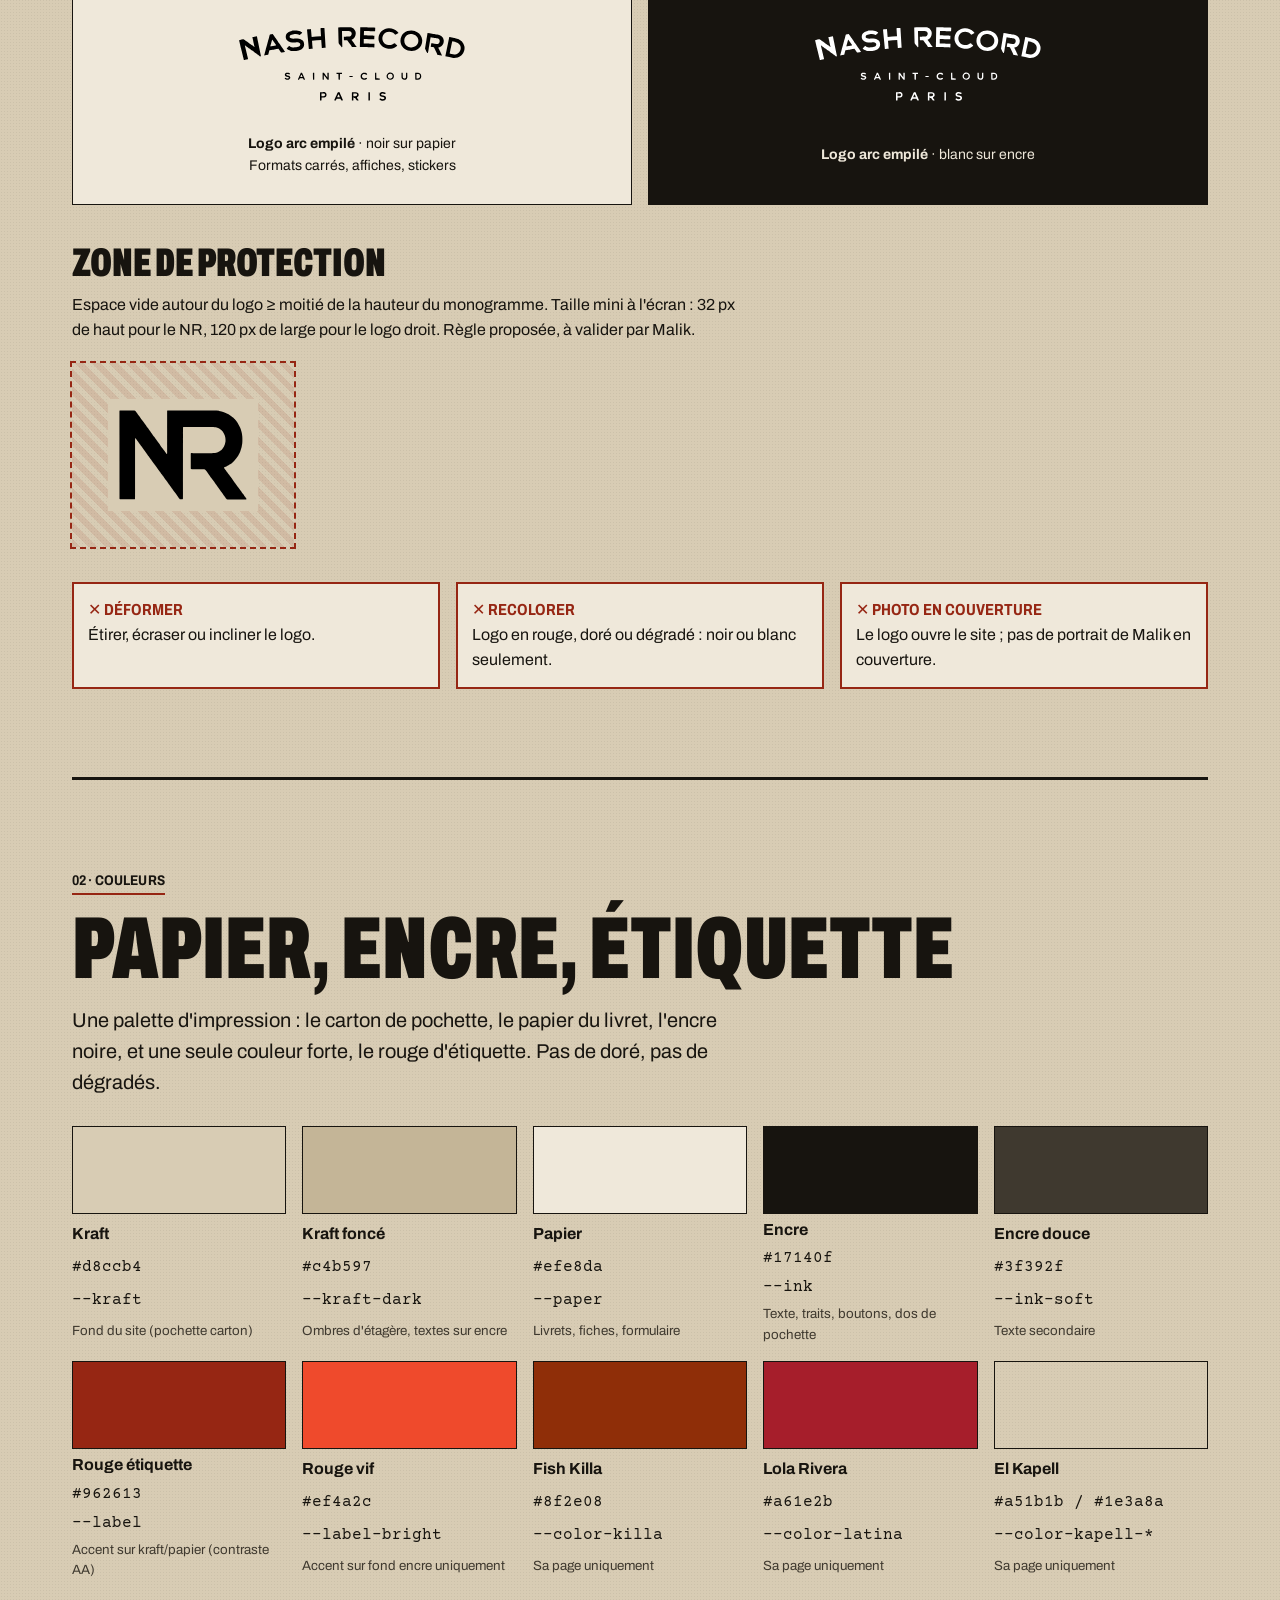
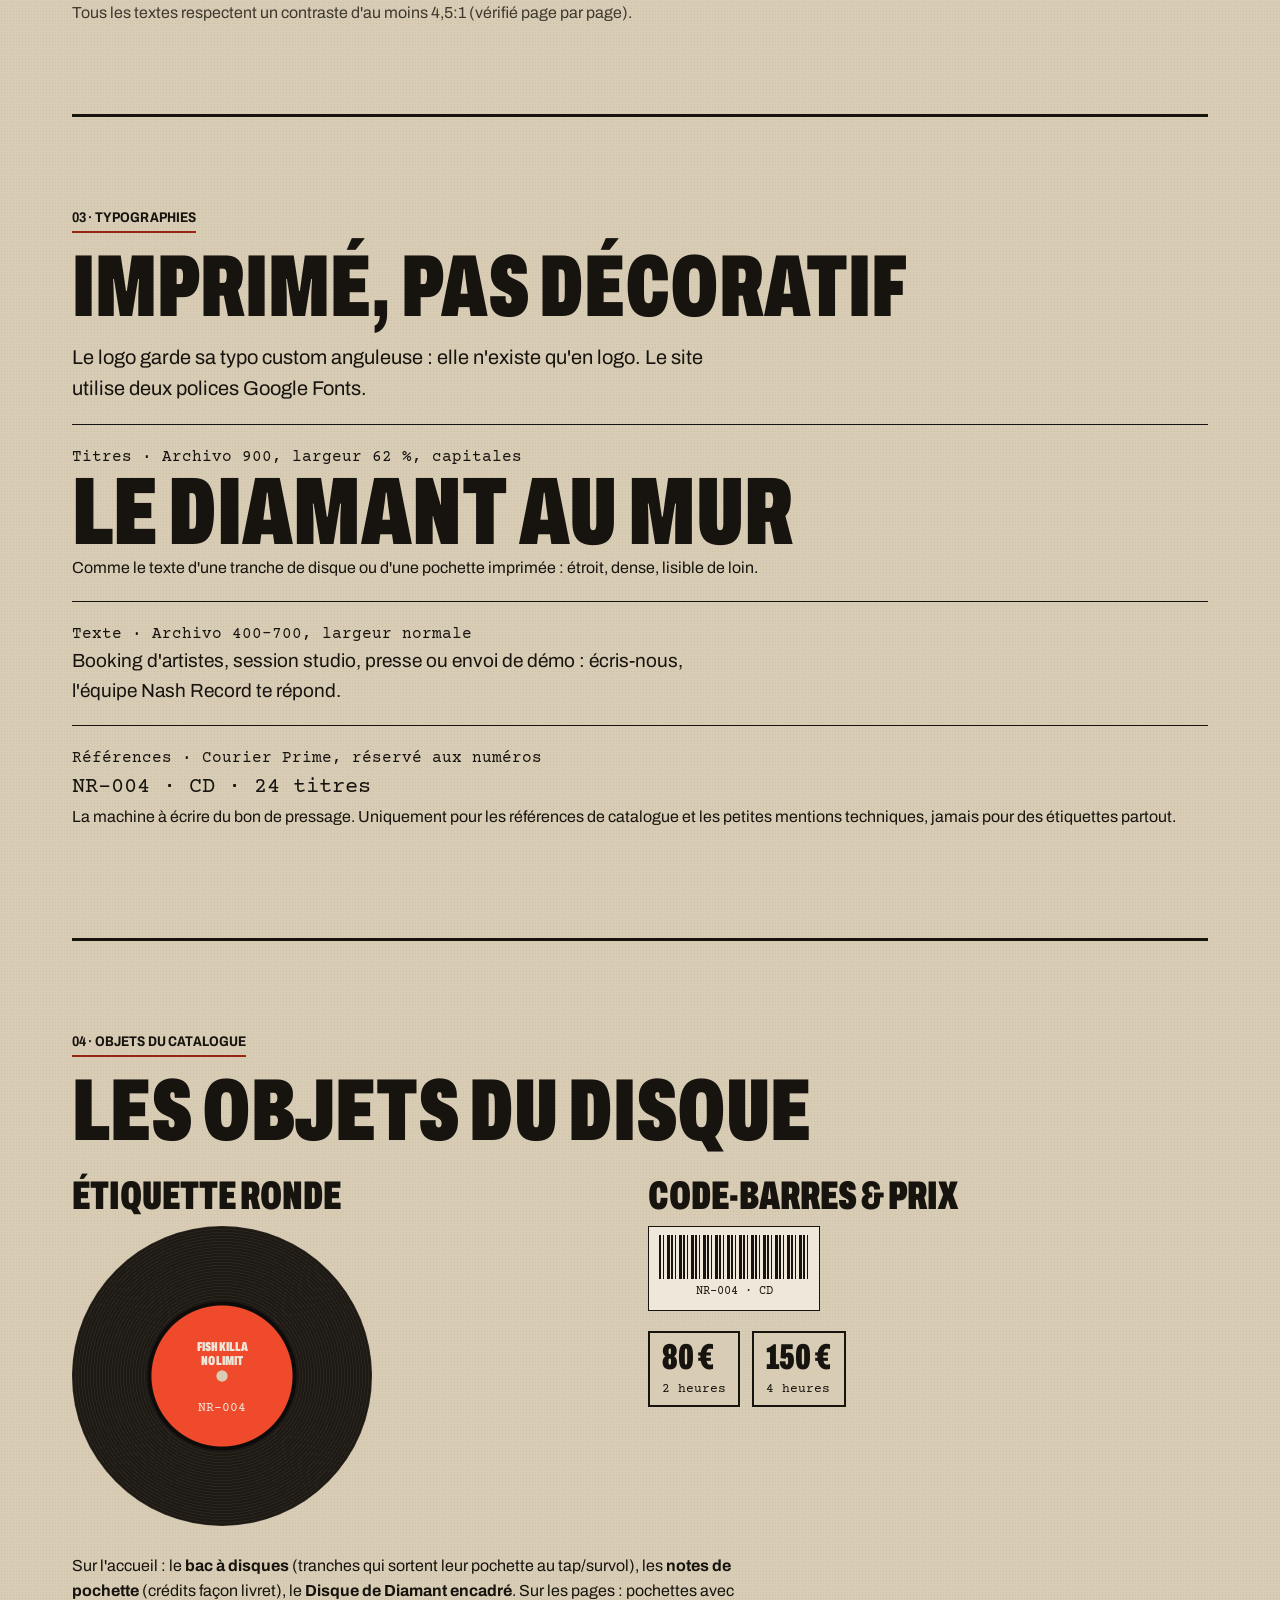
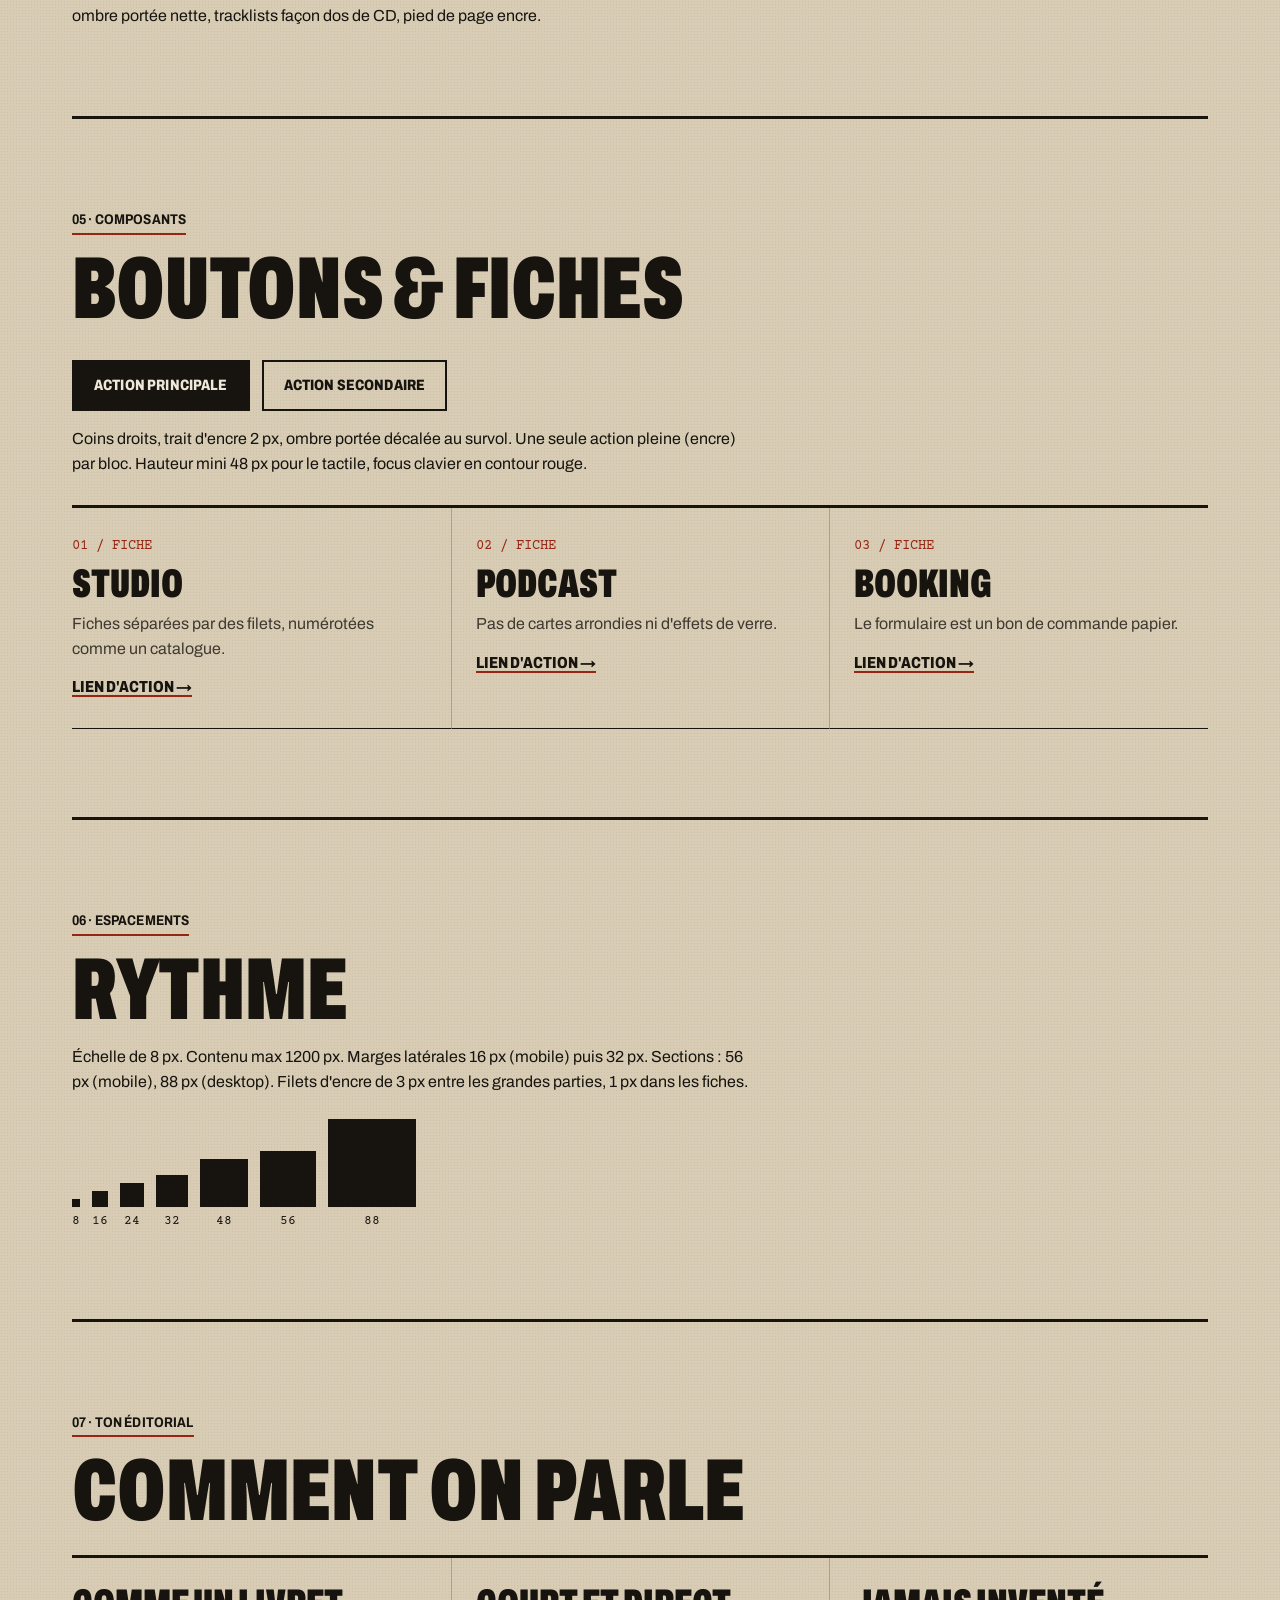
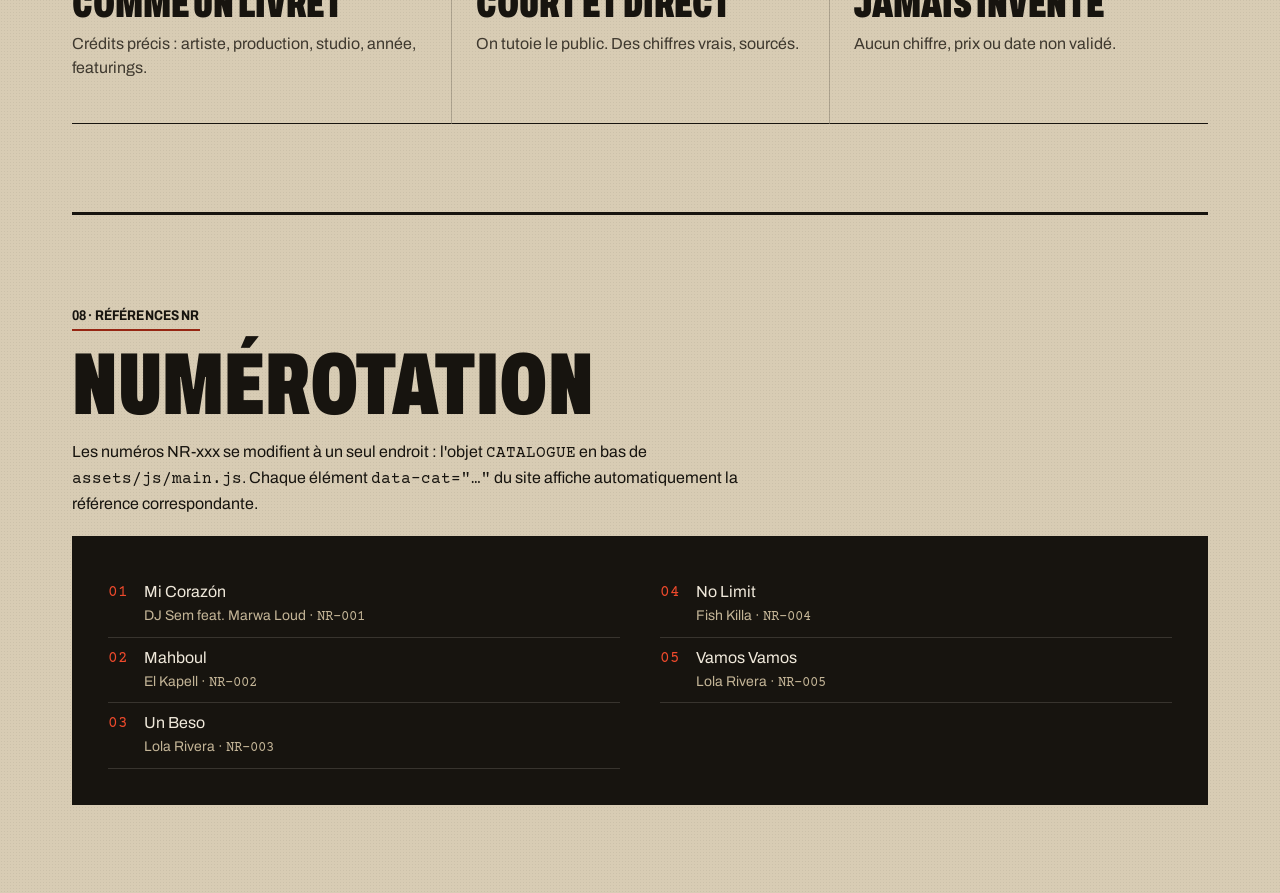
<file: charte-da.html>
<!DOCTYPE html>
<html lang="fr">
<head>
<meta charset="UTF-8">
<meta name="viewport" content="width=device-width, initial-scale=1.0">
<title>Charte graphique — Nash Record</title>
<meta name="robots" content="noindex, nofollow">
<link rel="preconnect" href="https://fonts.googleapis.com">
<link rel="preconnect" href="https://fonts.gstatic.com" crossorigin>
<link href="https://fonts.googleapis.com/css2?family=Archivo:wdth,wght@62..125,400..900&family=Courier+Prime&display=swap" rel="stylesheet">
<link rel="stylesheet" href="assets/css/style.css">
<link rel="icon" type="image/png" href="assets/img/favicon.png">
<style>
.cd-badge{position:fixed;z-index:200;right:12px;bottom:12px;background:var(--label);color:var(--paper);font-weight:800;font-stretch:80%;text-transform:uppercase;font-size:13px;padding:6px 10px;transform:rotate(-3deg);box-shadow:2px 2px 0 var(--ink)}
.cd-grid{display:grid;grid-template-columns:1fr;gap:16px}
.cd-tile{border:1px solid var(--ink);padding:28px;display:grid;justify-items:center;gap:14px;text-align:center}
.cd-tile img{max-width:80%;max-height:110px}
.cd-tile small{font-size:14px}
.cd-pal{display:grid;grid-template-columns:1fr 1fr;gap:16px}
.cd-sw{display:grid;gap:4px} .cd-sw small{color:var(--ink-soft)}
.cd-type{border-top:1px solid var(--ink);padding:20px 0}
.cd-dont{border:2px solid var(--label);padding:14px;background:var(--paper)}
.cd-dont b{color:var(--label);display:block;text-transform:uppercase;font-stretch:80%}
.cd-zone{display:inline-block;padding:36px;outline:2px dashed var(--label);background:repeating-linear-gradient(45deg,rgba(150,38,19,.1) 0 6px,transparent 6px 12px)}
.cd-zone img{width:150px;background:var(--kraft)}
.cd-space{display:flex;align-items:flex-end;gap:12px;flex-wrap:wrap} .cd-space div div{background:var(--ink)} .cd-space span{font-family:var(--f-type);font-size:13px;display:block;text-align:center;margin-top:4px}
@media(min-width:760px){.cd-grid{grid-template-columns:repeat(2,1fr)}.cd-pal{grid-template-columns:repeat(5,1fr)}.cd-grid--3{grid-template-columns:repeat(3,1fr)}}
</style>
</head>
<body>
<p class="cd-badge" aria-hidden="true">Maquette · charte interne</p>

<header class="sleeve">
  <img class="sleeve__logo" src="assets/img/logo/NASH_RECORD_NR_noir.svg" alt="Monogramme NR" style="width:min(40vw,160px)">
  <h1>Charte<br><span style="color:var(--label)">Le Catalogue</span></h1>
  <div class="sleeve__meta"><span>Direction artistique du site</span><span>Nash Record</span><span>v2 · 2026</span></div>
  <p class="lead">Nash Record se présente comme une vraie maison de disques : chaque sortie a une référence, une pochette et des crédits. Le site emprunte ses codes aux objets du disque : tranches, notes de pochette, étiquette ronde, code-barres, disque encadré.</p>
  <nav aria-label="Sommaire" class="sleeve__meta" style="border:0"><a href="#logo">Logo</a><a href="#couleurs">Couleurs</a><a href="#typo">Typographies</a><a href="#objets">Objets</a><a href="#composants">Composants</a><a href="#espaces">Espacements</a><a href="#ton">Ton</a><a href="#refs">Références NR</a></nav>
</header>

<main class="container">
<section id="logo">
  <p class="eyebrow">01 · Logo</p><h2>Le logo officiel</h2>
  <p class="lead" style="margin:16px 0 28px">Fichiers vectoriels (SVG) dans <span class="ref">assets/img/logo/</span>. On ne redessine, ne déforme et ne recolore jamais le logo : uniquement noir sur papier/kraft, ou blanc sur encre.</p>
  <div class="cd-grid"><div class="cd-tile" style="background:var(--paper)"><img src="assets/img/logo/NASH_RECORD_NR_noir.svg" alt="Monogramme NR noir"><small><b>Monogramme NR</b> · noir sur papier<br>Nav, favicon, réseaux, merch</small></div><div class="cd-tile" style="background:var(--ink);color:var(--paper)"><img src="assets/img/logo/NASH_RECORD_NR_blanc.svg" alt="Monogramme NR blanc"><small><b>Monogramme NR</b> · blanc sur encre</small></div><div class="cd-tile" style="background:var(--paper)"><img src="assets/img/logo/NASH_RECORD_nouveau_droit_noir.svg" alt="Logo droit noir"><small><b>Logo droit</b> · noir sur papier<br>Ouverture de l'accueil, en-têtes, signatures</small></div><div class="cd-tile" style="background:var(--ink);color:var(--paper)"><img src="assets/img/logo/NASH_RECORD_nouveau_droit_blanc.svg" alt="Logo droit blanc"><small><b>Logo droit</b> · blanc sur encre</small></div><div class="cd-tile" style="background:var(--paper)"><img src="assets/img/logo/NASH_RECORD_arc_empile_noir.svg" alt="Logo arc empilé noir"><small><b>Logo arc empilé</b> · noir sur papier<br>Formats carrés, affiches, stickers</small></div><div class="cd-tile" style="background:var(--ink);color:var(--paper)"><img src="assets/img/logo/NASH_RECORD_arc_empile_blanc.svg" alt="Logo arc empilé blanc"><small><b>Logo arc empilé</b> · blanc sur encre</small></div></div>
  <h3 style="margin:40px 0 12px">Zone de protection</h3>
  <p style="max-width:680px;margin-bottom:20px">Espace vide autour du logo ≥ moitié de la hauteur du monogramme. Taille mini à l'écran : 32 px de haut pour le NR, 120 px de large pour le logo droit. <em>Règle proposée, à valider par Malik.</em></p>
  <div class="cd-zone"><img src="assets/img/logo/NASH_RECORD_NR_noir.svg" alt="Zone de protection du monogramme NR"></div>
  <div class="cd-grid cd-grid--3" style="margin-top:28px">
    <div class="cd-dont"><b>✕ Déformer</b>Étirer, écraser ou incliner le logo.</div>
    <div class="cd-dont"><b>✕ Recolorer</b>Logo en rouge, doré ou dégradé : noir ou blanc seulement.</div>
    <div class="cd-dont"><b>✕ Photo en couverture</b>Le logo ouvre le site ; pas de portrait de Malik en couverture.</div>
  </div>
</section>

<div class="divider"></div>
<section id="couleurs">
  <p class="eyebrow">02 · Couleurs</p><h2>Papier, encre, étiquette</h2>
  <p class="lead" style="margin:16px 0 28px">Une palette d'impression : le carton de pochette, le papier du livret, l'encre noire, et une seule couleur forte, le rouge d'étiquette. Pas de doré, pas de dégradés.</p>
  <div class="cd-pal">
    <div class="cd-sw"><div style="background:#d8ccb4;height:88px;border:1px solid var(--ink)"></div><b>Kraft</b><span class="ref">#d8ccb4</span><span class="ref">--kraft</span><small>Fond du site (pochette carton)</small></div>
    <div class="cd-sw"><div style="background:#c4b597;height:88px;border:1px solid var(--ink)"></div><b>Kraft foncé</b><span class="ref">#c4b597</span><span class="ref">--kraft-dark</span><small>Ombres d'étagère, textes sur encre</small></div>
    <div class="cd-sw"><div style="background:#efe8da;height:88px;border:1px solid var(--ink)"></div><b>Papier</b><span class="ref">#efe8da</span><span class="ref">--paper</span><small>Livrets, fiches, formulaire</small></div>
    <div class="cd-sw"><div style="background:#17140f;height:88px;border:1px solid var(--ink)"></div><b>Encre</b><span class="ref">#17140f</span><span class="ref">--ink</span><small>Texte, traits, boutons, dos de pochette</small></div>
    <div class="cd-sw"><div style="background:#3f392f;height:88px;border:1px solid var(--ink)"></div><b>Encre douce</b><span class="ref">#3f392f</span><span class="ref">--ink-soft</span><small>Texte secondaire</small></div>
    <div class="cd-sw"><div style="background:#962613;height:88px;border:1px solid var(--ink)"></div><b>Rouge étiquette</b><span class="ref">#962613</span><span class="ref">--label</span><small>Accent sur kraft/papier (contraste AA)</small></div>
    <div class="cd-sw"><div style="background:#ef4a2c;height:88px;border:1px solid var(--ink)"></div><b>Rouge vif</b><span class="ref">#ef4a2c</span><span class="ref">--label-bright</span><small>Accent sur fond encre uniquement</small></div>
    <div class="cd-sw"><div style="background:#8f2e08;height:88px;border:1px solid var(--ink)"></div><b>Fish Killa</b><span class="ref">#8f2e08</span><span class="ref">--color-killa</span><small>Sa page uniquement</small></div>
    <div class="cd-sw"><div style="background:#a61e2b;height:88px;border:1px solid var(--ink)"></div><b>Lola Rivera</b><span class="ref">#a61e2b</span><span class="ref">--color-latina</span><small>Sa page uniquement</small></div>
    <div class="cd-sw"><div style="background:#a51b1b / #1e3a8a;height:88px;border:1px solid var(--ink)"></div><b>El Kapell</b><span class="ref">#a51b1b / #1e3a8a</span><span class="ref">--color-kapell-*</span><small>Sa page uniquement</small></div>
  </div>
  <p style="margin-top:20px;color:var(--ink-soft)">Tous les textes respectent un contraste d'au moins 4,5:1 (vérifié page par page).</p>
</section>

<div class="divider"></div>
<section id="typo">
  <p class="eyebrow">03 · Typographies</p><h2>Imprimé, pas décoratif</h2>
  <p class="lead" style="margin:16px 0 20px">Le logo garde sa typo custom anguleuse : elle n'existe qu'en logo. Le site utilise deux polices Google Fonts.</p>
  <div class="cd-type"><p class="ref">Titres · Archivo 900, largeur 62 %, capitales</p><p style="font-weight:900;font-stretch:62%;font-size:clamp(48px,9vw,96px);line-height:.9;text-transform:uppercase">Le Diamant au mur</p><p>Comme le texte d'une tranche de disque ou d'une pochette imprimée : étroit, dense, lisible de loin.</p></div>
  <div class="cd-type"><p class="ref">Texte · Archivo 400–700, largeur normale</p><p style="font-size:19px;max-width:640px">Booking d'artistes, session studio, presse ou envoi de démo : écris-nous, l'équipe Nash Record te répond.</p></div>
  <div class="cd-type"><p class="ref">Références · Courier Prime, réservé aux numéros</p><p class="ref" style="font-size:22px">NR-004 · CD · 24 titres</p><p>La machine à écrire du bon de pressage. Uniquement pour les références de catalogue et les petites mentions techniques, jamais pour des étiquettes partout.</p></div>
</section>

<div class="divider"></div>
<section id="objets">
  <p class="eyebrow">04 · Objets du catalogue</p><h2>Les objets du disque</h2>
  <div class="cd-grid" style="margin-top:28px;align-items:start">
    <div><h3 style="margin-bottom:12px">Étiquette ronde</h3><div class="label-disc" role="img" aria-label="Exemple d'étiquette ronde"><span class="top">Fish Killa<br>No Limit</span><span class="bot">NR-004</span></div></div>
    <div><h3 style="margin-bottom:12px">Code-barres &amp; prix</h3><span class="barcode" aria-hidden="true"><i></i><span class="ref">NR-004 · CD</span></span><div class="offer__prices" style="margin-top:20px"><div class="price-tag"><b>80 €</b><span>2 heures</span></div><div class="price-tag"><b>150 €</b><span>4 heures</span></div></div></div>
  </div>
  <p style="margin-top:28px;max-width:680px">Sur l'accueil : le <b>bac à disques</b> (tranches qui sortent leur pochette au tap/survol), les <b>notes de pochette</b> (crédits façon livret), le <b>Disque de Diamant encadré</b>. Sur les pages : pochettes avec ombre portée nette, tracklists façon dos de CD, pied de page encre.</p>
</section>

<div class="divider"></div>
<section id="composants">
  <p class="eyebrow">05 · Composants</p><h2>Boutons &amp; fiches</h2>
  <div class="btn-group"><a class="btn btn--primary" href="#composants">Action principale</a><a class="btn btn--ghost" href="#composants">Action secondaire</a></div>
  <p style="margin-top:16px;max-width:680px">Coins droits, trait d'encre 2 px, ombre portée décalée au survol. Une seule action pleine (encre) par bloc. Hauteur mini 48 px pour le tactile, focus clavier en contour rouge.</p>
  <div class="services" style="margin-top:28px"><div class="service"><div class="service__num">01 / FICHE</div><h3 class="service__title">Studio</h3><p class="service__desc">Fiches séparées par des filets, numérotées comme un catalogue.</p><a class="service__link" href="#composants">Lien d'action</a></div><div class="service"><div class="service__num">02 / FICHE</div><h3 class="service__title">Podcast</h3><p class="service__desc">Pas de cartes arrondies ni d'effets de verre.</p><a class="service__link" href="#composants">Lien d'action</a></div><div class="service"><div class="service__num">03 / FICHE</div><h3 class="service__title">Booking</h3><p class="service__desc">Le formulaire est un bon de commande papier.</p><a class="service__link" href="#composants">Lien d'action</a></div></div>
</section>

<div class="divider"></div>
<section id="espaces">
  <p class="eyebrow">06 · Espacements</p><h2>Rythme</h2>
  <p style="max-width:680px;margin:16px 0 24px">Échelle de 8 px. Contenu max 1200 px. Marges latérales 16 px (mobile) puis 32 px. Sections : 56 px (mobile), 88 px (desktop). Filets d'encre de 3 px entre les grandes parties, 1 px dans les fiches.</p>
  <div class="cd-space"><div><div style="width:8px;height:8px"></div><span>8</span></div><div><div style="width:16px;height:16px"></div><span>16</span></div><div><div style="width:24px;height:24px"></div><span>24</span></div><div><div style="width:32px;height:32px"></div><span>32</span></div><div><div style="width:48px;height:48px"></div><span>48</span></div><div><div style="width:56px;height:56px"></div><span>56</span></div><div><div style="width:88px;height:88px"></div><span>88</span></div></div>
</section>

<div class="divider"></div>
<section id="ton">
  <p class="eyebrow">07 · Ton éditorial</p><h2>Comment on parle</h2>
  <div class="services" style="margin-top:24px"><div class="service"><h3 class="service__title">Comme un livret</h3><p class="service__desc">Crédits précis : artiste, production, studio, année, featurings.</p></div><div class="service"><h3 class="service__title">Court et direct</h3><p class="service__desc">On tutoie le public. Des chiffres vrais, sourcés.</p></div><div class="service"><h3 class="service__title">Jamais inventé</h3><p class="service__desc">Aucun chiffre, prix ou date non validé.</p></div></div>
</section>

<div class="divider"></div>
<section id="refs">
  <p class="eyebrow">08 · Références NR</p><h2>Numérotation</h2>
  <p style="max-width:680px;margin-top:16px">Les numéros NR-xxx se modifient à un seul endroit : l'objet <span class="ref">CATALOGUE</span> en bas de <span class="ref">assets/js/main.js</span>. Chaque élément <span class="ref">data-cat="…"</span> du site affiche automatiquement la référence correspondante.</p>
  <div class="back" style="margin-top:20px"><ol><li><span>Mi Corazón <small>DJ Sem feat. Marwa Loud · <span data-cat="mi-corazon">NR</span></small></span></li><li><span>Mahboul <small>El Kapell · <span data-cat="mahboul">NR</span></small></span></li><li><span>Un Beso <small>Lola Rivera · <span data-cat="un-beso">NR</span></small></span></li><li><span>No Limit <small>Fish Killa · <span data-cat="no-limit">NR</span></small></span></li><li><span>Vamos Vamos <small>Lola Rivera · <span data-cat="vamos-vamos">NR</span></small></span></li></ol></div>
</section>
</main>
<script src="assets/js/main.js"></script>
</body>
</html>
</file>
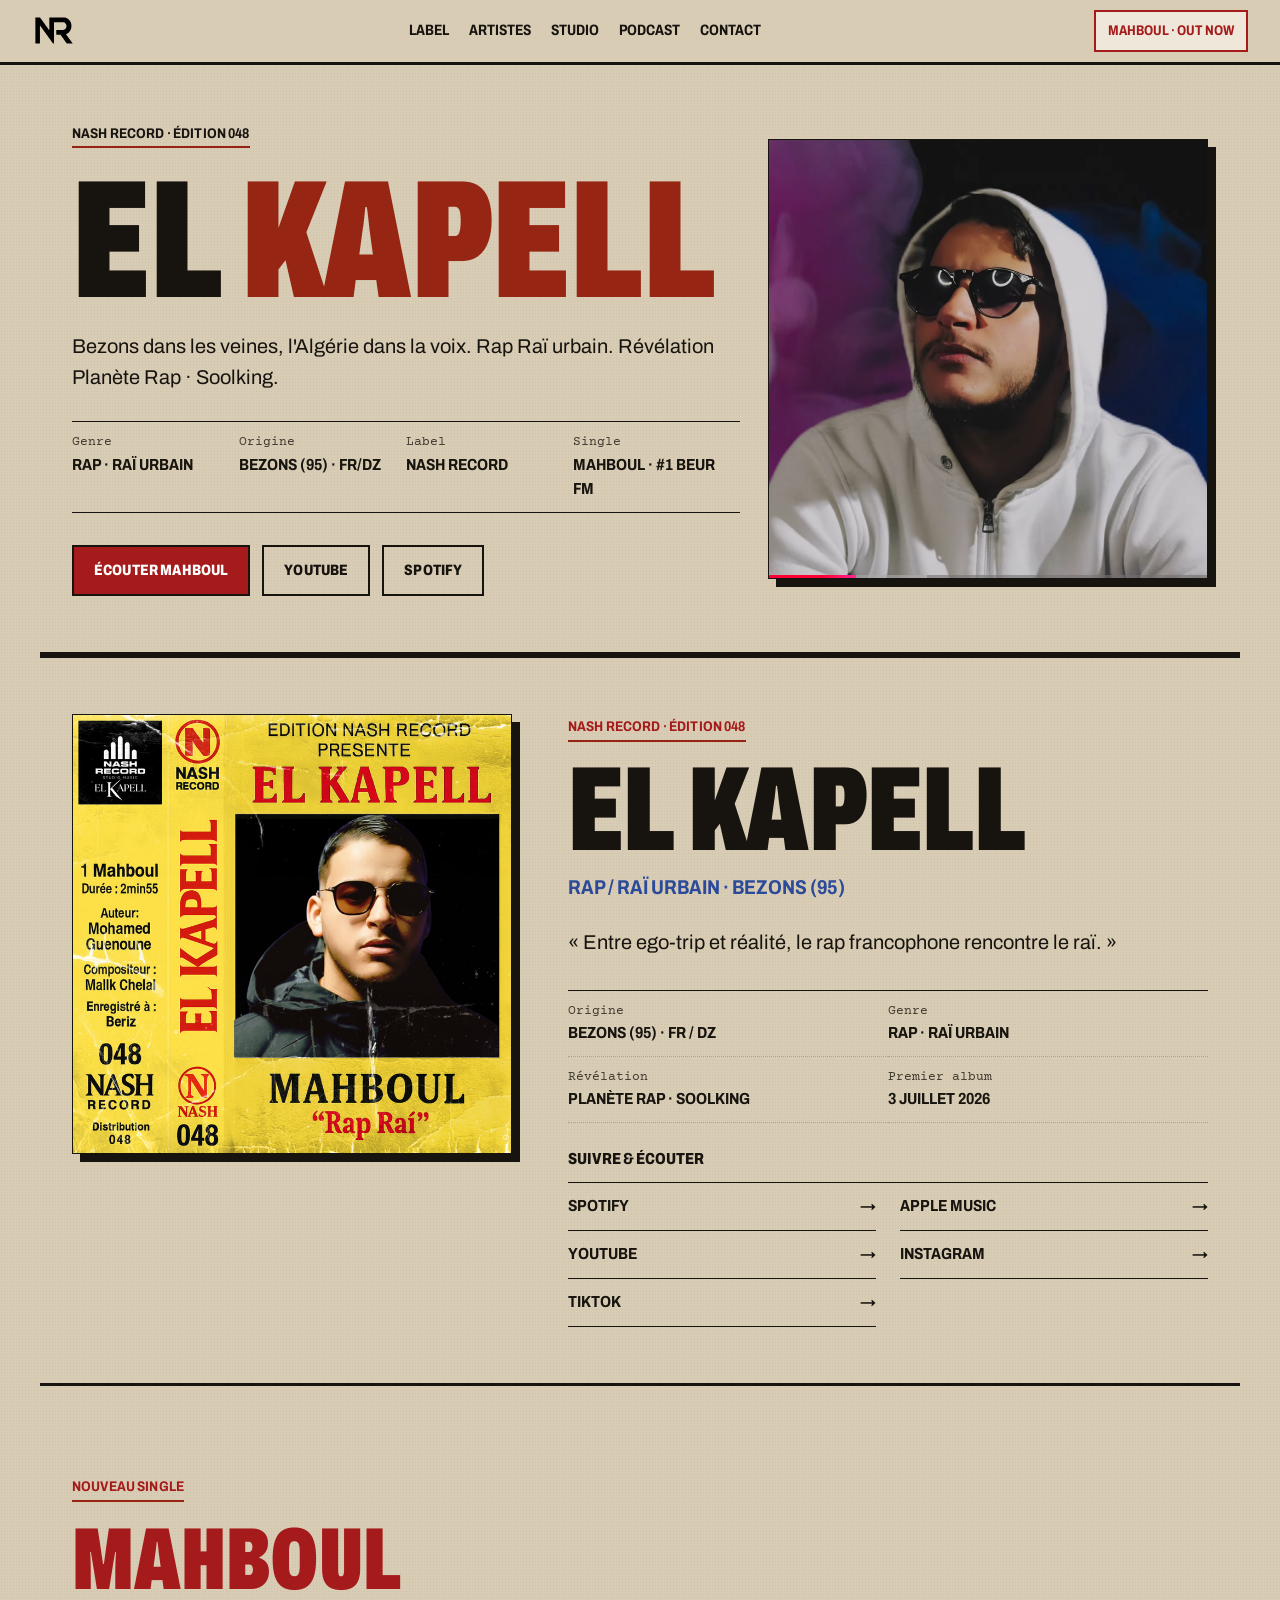
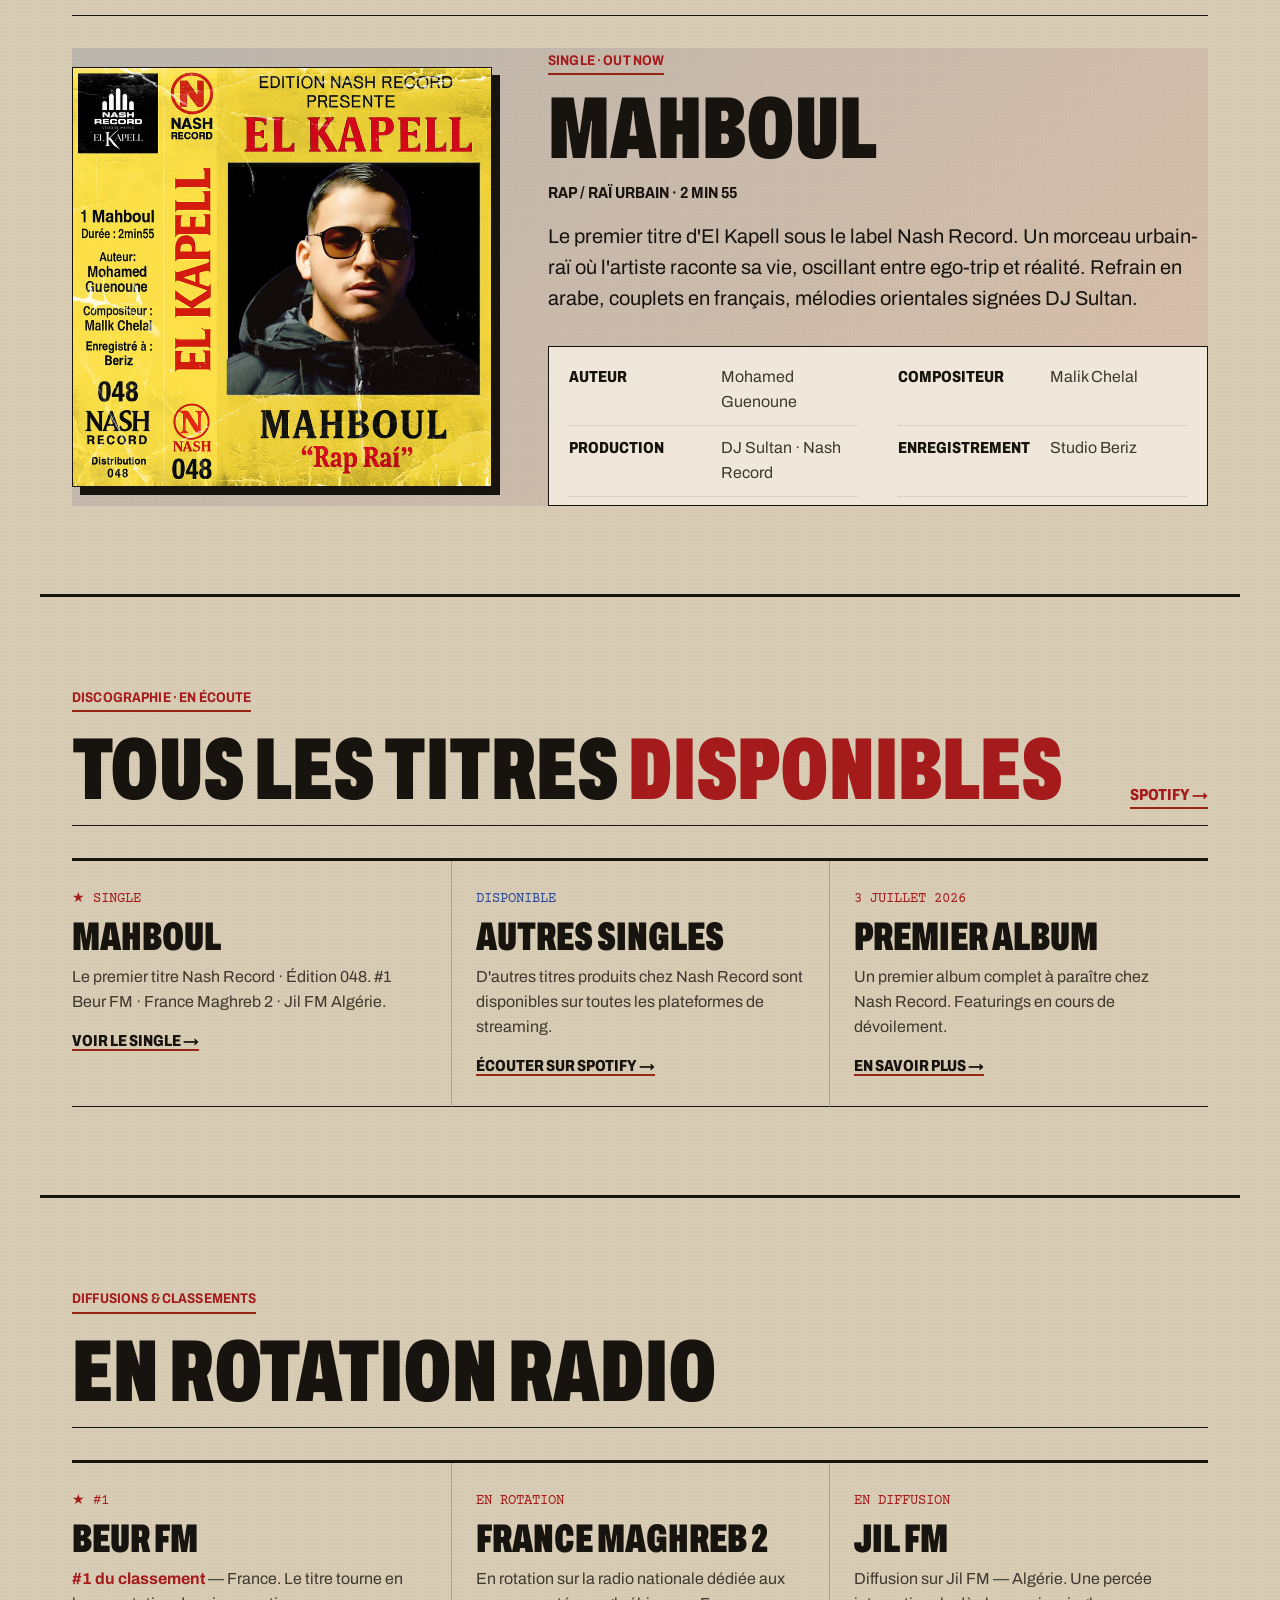
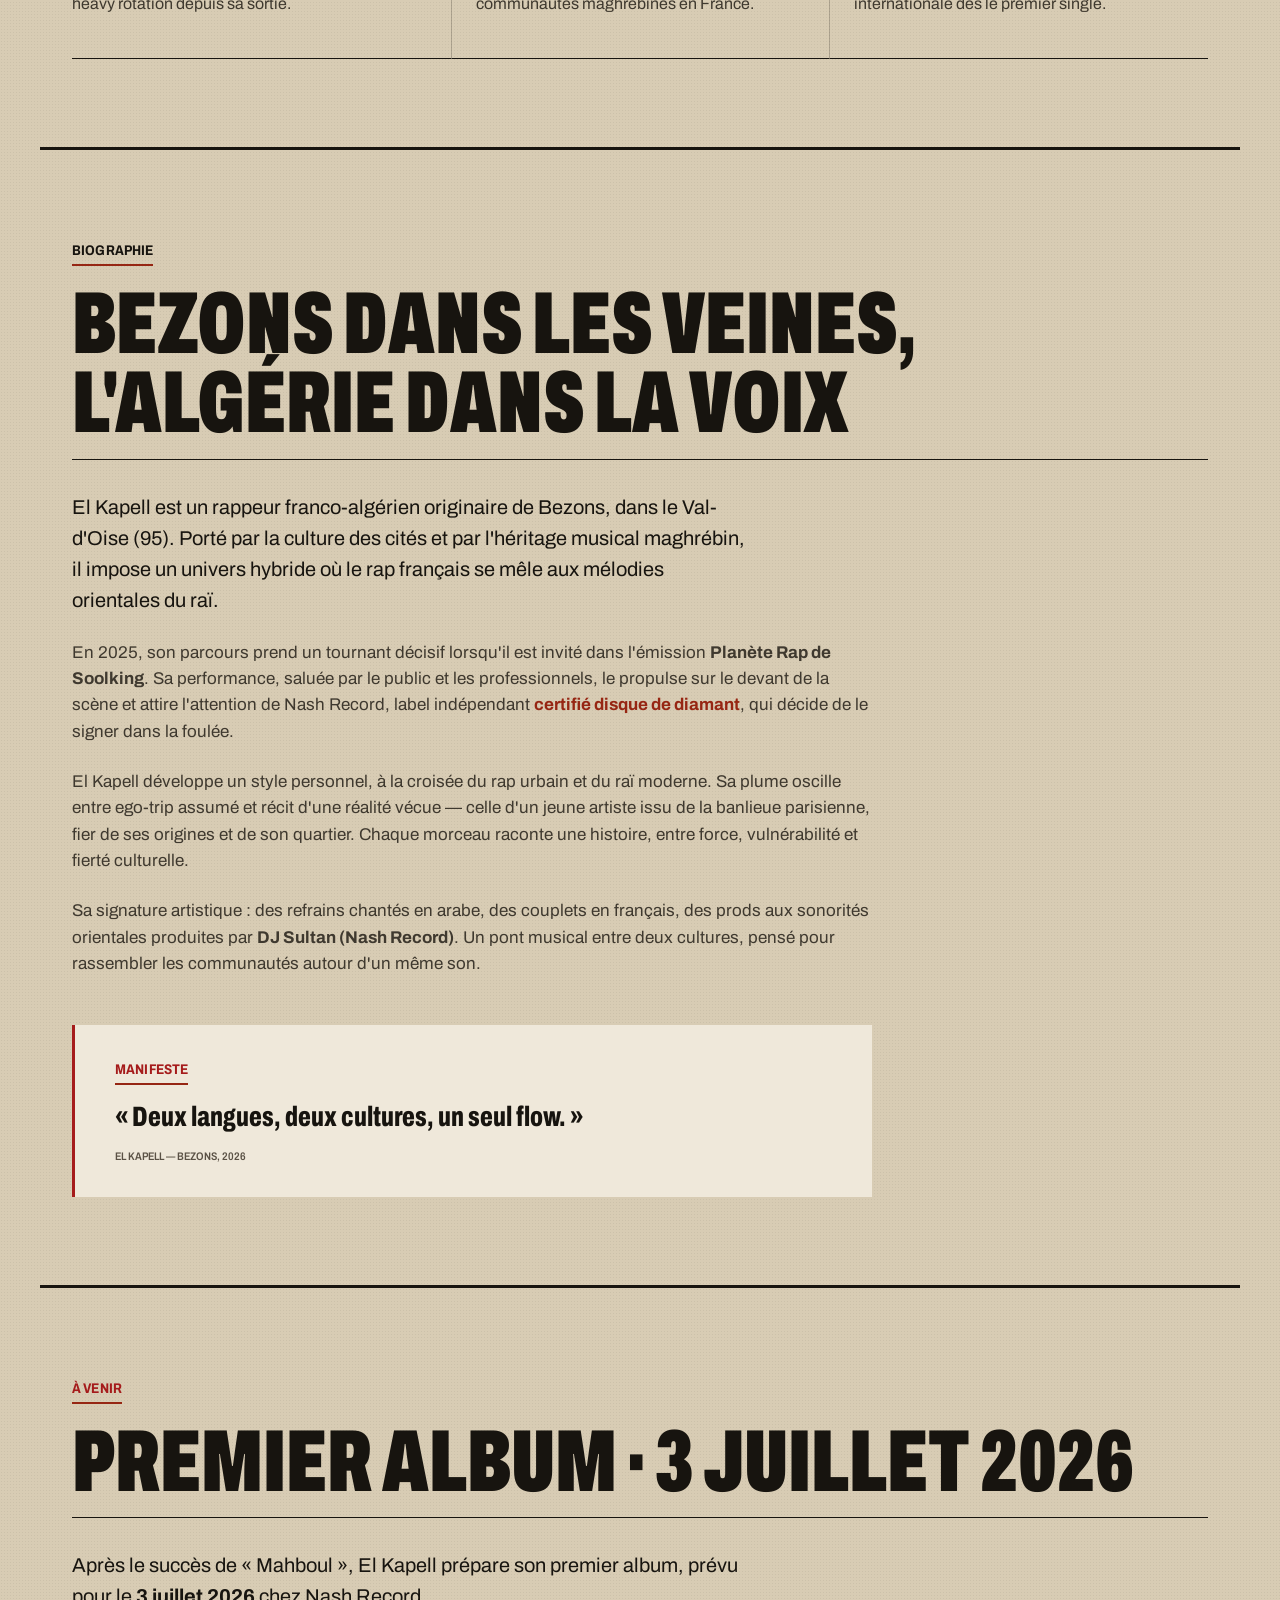
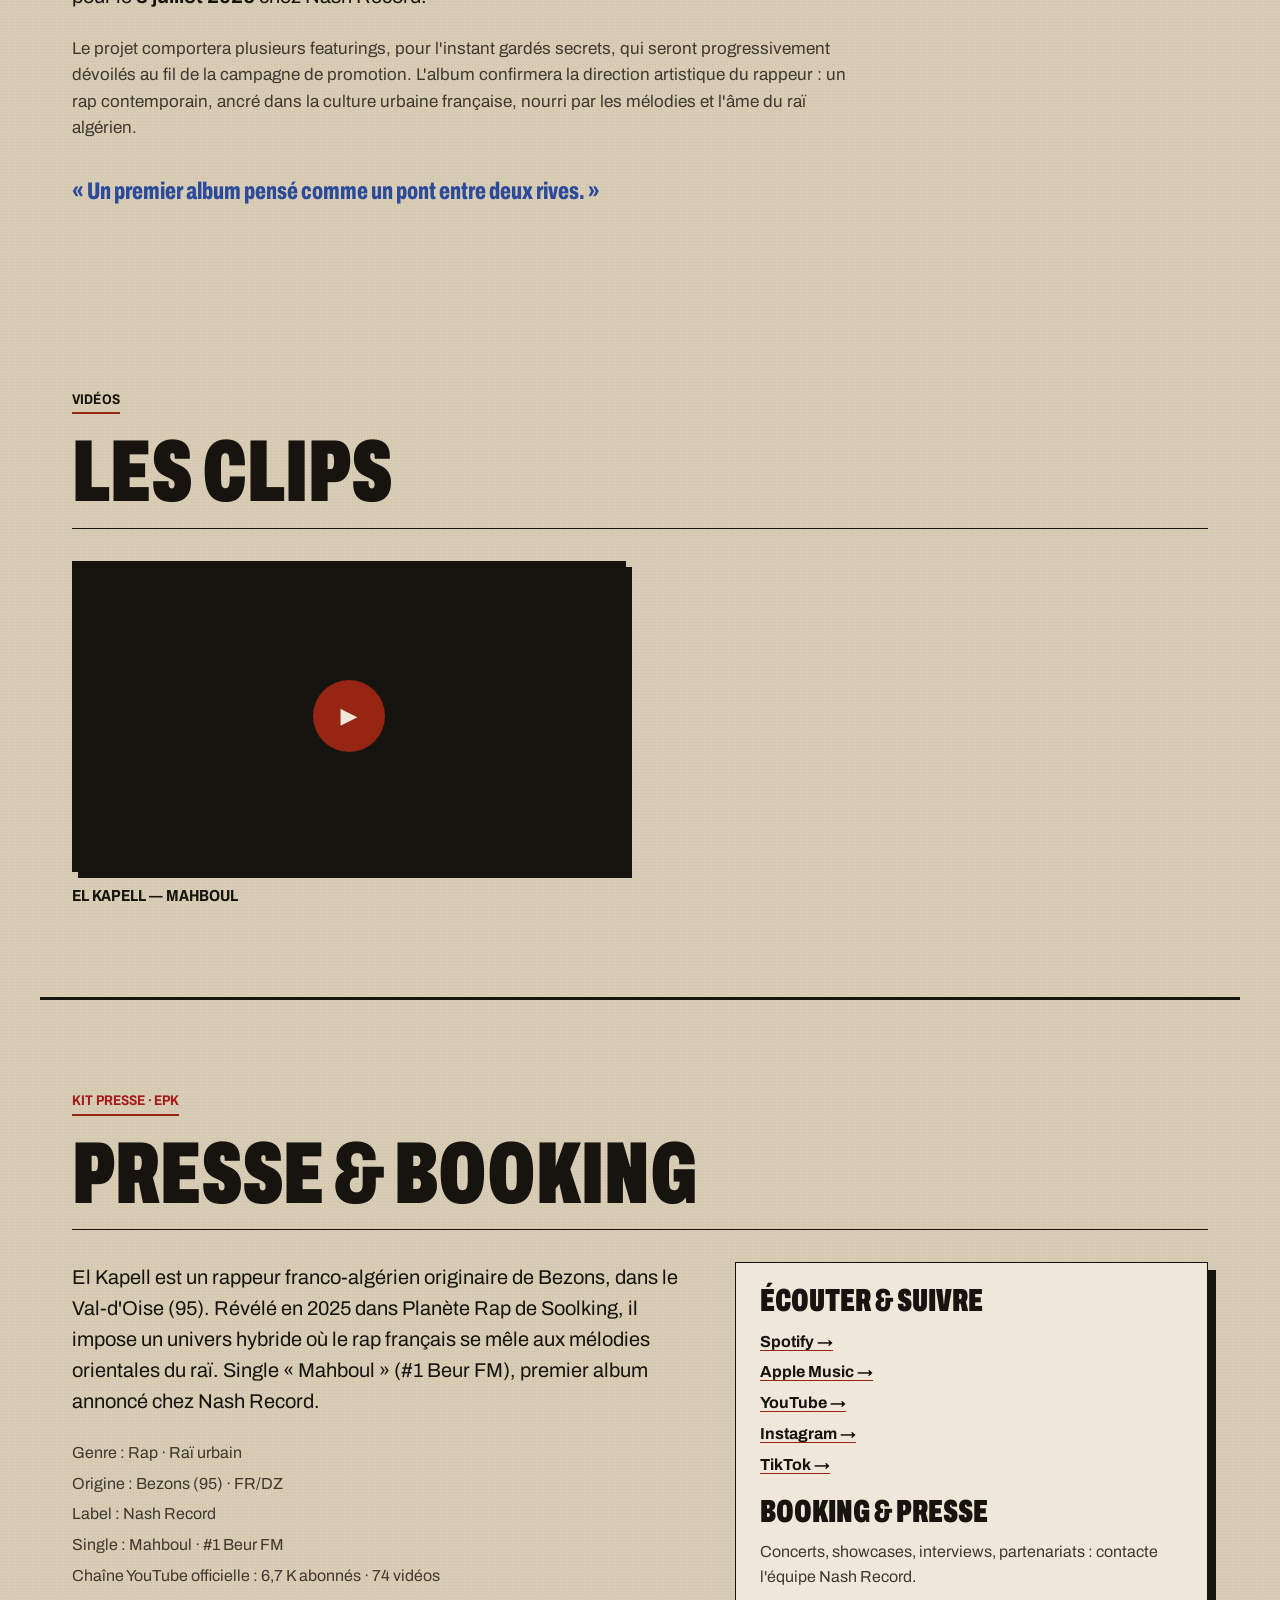
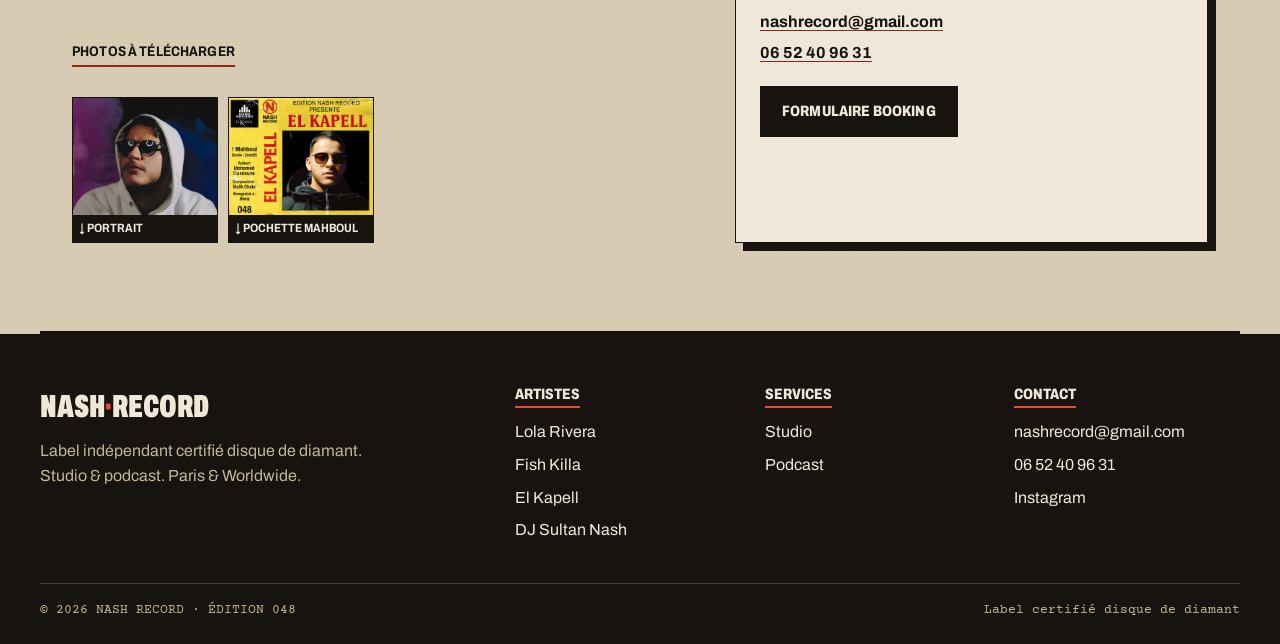
<file: el-kapell.html>
<!DOCTYPE html>
<html lang="fr">
<head>
<meta charset="UTF-8">
<meta name="viewport" content="width=device-width, initial-scale=1.0">
<title>El Kapell — Mahboul · Rap / Raï urbain | Nash Record</title>
<meta name="description" content="El Kapell, rappeur franco-algérien de Bezons (95). Single « Mahboul » #1 sur Beur FM. Premier album le 3 juillet 2026 chez Nash Record. Rap / Raï urbain.">
<meta name="keywords" content="El Kapell, El Kapell rappeur, Mahboul, El Kapell Mahboul, rap raï, raï urbain, rap français, rap algérien, Bezons rap, rappeur 95, Planète Rap Soolking, Nash Record, rap maghrebin, beur fm">
<link rel="canonical" href="https://nashrecord.com/el-kapell">

<meta property="og:type" content="profile">
<meta property="og:title" content="El Kapell — Mahboul · Rap / Raï urbain">
<meta property="og:description" content="Bezons dans les veines, l'Algérie dans la voix. Premier album 3 juillet 2026.">
<meta property="og:image" content="https://nashrecord.com/assets/img/cover-el-kapell.jpg">
<meta property="og:url" content="https://nashrecord.com/el-kapell">

<script type="application/ld+json">
{
  "@context": "https://schema.org",
  "@type": "MusicGroup",
  "name": "El Kapell",
  "genre": ["Rap", "Raï urbain", "French Rap", "Maghreb"],
  "url": "https://nashrecord.com/el-kapell",
  "sameAs": [
    "https://www.instagram.com/el_kapell/",
    "https://www.tiktok.com/@el.kapell",
    "https://www.youtube.com/channel/UCuqZtK3ZvgdL8NliOKfl5dw",
    "https://open.spotify.com/intl-fr/artist/5k4AjYqhRGN5liTfacEUun?si=jG3DHVBoR5eOfk8lGeKxfA",
    "https://music.apple.com/fr/artist/el-kapell/1824988125"
  ],
  "recordLabel": {
    "@type": "Organization",
    "name": "Nash Record",
    "url": "https://nashrecord.com"
  },
  "track": [{
    "@type": "MusicRecording",
    "name": "Mahboul",
    "duration": "PT2M55S",
    "datePublished": "2026"
  }]
}
</script>

<link rel="preconnect" href="https://fonts.googleapis.com">
<link rel="preconnect" href="https://fonts.gstatic.com" crossorigin>
<link href="https://fonts.googleapis.com/css2?family=Archivo:wdth,wght@62..125,400..900&family=Courier+Prime&display=swap" rel="stylesheet">
<link rel="stylesheet" href="assets/css/style.css">
<link rel="icon" type="image/png" href="assets/img/favicon.png">

<style>
  /* El Kapell palette — bleu nuit + rouge raï */
  :root {
    --color-kapell: #1e3a8a;
    --color-kapell-soft: #2c4a9a;
    --color-kapell-red: #a51b1b;
  }
  .btn--kapell { background: var(--color-kapell-red); color: #fff; }
  .btn--kapell:hover { background: #8a1515; transform: translateY(-2px); }
  .nav__cta--kapell { border-color: var(--color-kapell-red) !important; color: var(--color-kapell-red) !important; }
</style>
</head>
<body>

<nav class="nav" id="nav">
  <a href="index.html" class="nav__logo"><img src="assets/img/logo/NASH_RECORD_NR_noir.svg" alt="Nash Record — accueil" class="nav__logo-img" width="44" height="33"></a>
  <ul class="nav__links" id="navLinks">
    <li><a href="index.html">Label</a></li>
    <li><a href="artistes.html">Artistes</a></li>
    <li><a href="studio.html">Studio</a></li>
    <li><a href="podcast.html">Podcast</a></li>
    <li><a href="#contact">Contact</a></li>
  </ul>
  <a href="#single" class="nav__cta nav__cta--kapell">Mahboul · Out Now</a>
  <div class="nav__burger" id="burger"><span></span><span></span><span></span></div>
</nav>

<!-- ============================================
     ARTIST HERO with photo
     ============================================ -->
<section class="hero hero--photo">
  <img src="assets/img/el-kapell-portrait.jpg" alt="El Kapell — Rap Raï urbain, Nash Record Édition 048" class="hero__image">
  <div class="hero__image-fade"></div>
  <div class="hero__noise"></div>
  <div class="hero__inner" style="position: relative; z-index: 2;">
    <p class="eyebrow">Nash Record · Édition 048</p>
    <h1 class="hero__title">El <em>Kapell</em></h1>
    <p class="lead">Bezons dans les veines, l'Algérie dans la voix. Rap Raï urbain. Révélation Planète Rap · Soolking.</p>

    <div class="hero__meta">
      <div class="hero__meta-item">
        <div class="hero__meta-label">Genre</div>
        <div class="hero__meta-value">Rap · Raï urbain</div>
      </div>
      <div class="hero__meta-item">
        <div class="hero__meta-label">Origine</div>
        <div class="hero__meta-value">Bezons (95) · FR/DZ</div>
      </div>
      <div class="hero__meta-item">
        <div class="hero__meta-label">Label</div>
        <div class="hero__meta-value">Nash Record</div>
      </div>
      <div class="hero__meta-item">
        <div class="hero__meta-label">Single</div>
        <div class="hero__meta-value">Mahboul · #1 Beur FM</div>
      </div>
    </div>

    <div class="btn-group">
      <a href="#single" class="btn btn--kapell">Écouter Mahboul</a>
      <a href="https://www.youtube.com/channel/UCuqZtK3ZvgdL8NliOKfl5dw" target="_blank" rel="noopener" class="btn btn--ghost">YouTube</a>
      <a href="https://open.spotify.com/intl-fr/artist/5k4AjYqhRGN5liTfacEUun" target="_blank" rel="noopener" class="btn btn--ghost">Spotify</a>
    </div>
  </div>
</section>

<div class="divider"></div>

<!-- ============================================
     SINGLE HERO
     ============================================ -->
<section class="single-hero" id="single">
  <div class="single-hero__bg" style="background: radial-gradient(ellipse at 70% 50%, rgba(30, 58, 138, 0.4), transparent 60%);"></div>

  <div class="single-hero__cover">
    <img src="assets/img/cover-el-kapell-800.jpg" alt="El Kapell — Mahboul, pochette single" class="single-hero__cover-img" loading="eager" fetchpriority="high">
  </div>

  <div class="single-hero__info">
    <p class="eyebrow" style="color: var(--color-kapell-red);">Nash Record · Édition 048</p>
    <h1 class="single-hero__title" style="font-style: normal;">El Kapell</h1>
    <p class="single-hero__artist" style="color: var(--color-kapell-soft);">Rap / Raï urbain · Bezons (95)</p>

    <p class="lead" style="margin: 24px 0 32px;">« Entre ego-trip et réalité, le rap francophone rencontre le raï. »</p>

    <div class="single-hero__meta">
      <div class="single-hero__meta-item">
        Origine<strong>Bezons (95) · FR / DZ</strong>
      </div>
      <div class="single-hero__meta-item">
        Genre<strong>Rap · Raï urbain</strong>
      </div>
      <div class="single-hero__meta-item">
        Révélation<strong>Planète Rap · Soolking</strong>
      </div>
      <div class="single-hero__meta-item">
        Premier album<strong>3 juillet 2026</strong>
      </div>
    </div>

    <div class="streaming">
      <p class="streaming__label">Suivre &amp; écouter</p>
      <div class="streaming__grid">
        <a href="https://open.spotify.com/intl-fr/artist/5k4AjYqhRGN5liTfacEUun?si=jG3DHVBoR5eOfk8lGeKxfA" target="_blank" rel="noopener" class="streaming__btn">Spotify <span class="arrow">→</span></a>
        <a href="https://music.apple.com/fr/artist/el-kapell/1824988125" target="_blank" rel="noopener" class="streaming__btn">Apple Music <span class="arrow">→</span></a>
        <a href="https://www.youtube.com/channel/UCuqZtK3ZvgdL8NliOKfl5dw" target="_blank" rel="noopener" class="streaming__btn">YouTube <span class="arrow">→</span></a>
        <a href="https://www.instagram.com/el_kapell/" target="_blank" rel="noopener" class="streaming__btn">Instagram <span class="arrow">→</span></a>
        <a href="https://www.tiktok.com/@el.kapell" target="_blank" rel="noopener" class="streaming__btn">TikTok <span class="arrow">→</span></a>
      </div>
    </div>
  </div>
</section>

<div class="divider"></div>

<!-- ============================================
     SINGLE MAHBOUL
     ============================================ -->
<section id="single">
  <div class="container">
    <div class="section-header">
      <div class="section-header__title">
        <p class="eyebrow" style="color: var(--color-kapell-red);">Nouveau single</p>
        <h2><em style="color: var(--color-kapell-red);">Mahboul</em></h2>
      </div>
    </div>

    <div class="spotlight reveal" style="background: linear-gradient(135deg, rgba(30, 58, 138, 0.15), rgba(220, 38, 38, 0.08));">
      <div class="spotlight__cover">
        <img src="assets/img/cover-el-kapell-800.jpg" alt="Mahboul — El Kapell" class="spotlight__cover-img" loading="lazy">
      </div>
      <div class="spotlight__content">
        <p class="eyebrow" style="color: var(--color-kapell-red);">Single · Out Now</p>
        <h3 class="spotlight__title">Mahboul</h3>
        <p class="spotlight__artist">Rap / Raï urbain · 2 min 55</p>
        <p class="lead">Le premier titre d'El Kapell sous le label Nash Record. Un morceau urbain-raï où l'artiste raconte sa vie, oscillant entre ego-trip et réalité. Refrain en arabe, couplets en français, mélodies orientales signées DJ Sultan.</p>

        <div class="credits" style="margin-top: 32px;">
          <div class="credit">
            <div class="credit__role">Auteur</div>
            <div class="credit__name">Mohamed Guenoune</div>
          </div>
          <div class="credit">
            <div class="credit__role">Compositeur</div>
            <div class="credit__name">Malik Chelal</div>
          </div>
          <div class="credit">
            <div class="credit__role">Production</div>
            <div class="credit__name">DJ Sultan · Nash Record</div>
          </div>
          <div class="credit">
            <div class="credit__role">Enregistrement</div>
            <div class="credit__name">Studio Beriz</div>
          </div>
        </div>
      </div>
    </div>
  </div>
</section>

<div class="divider"></div>

<!-- ============================================
     DISCOGRAPHIE DISPONIBLE
     ============================================ -->
<section>
  <div class="container">
    <div class="section-header">
      <div class="section-header__title">
        <p class="eyebrow" style="color: var(--color-kapell-red);">Discographie · En écoute</p>
        <h2>Tous les titres <em style="color: var(--color-kapell-red);">disponibles</em></h2>
      </div>
      <a href="https://open.spotify.com/intl-fr/artist/5k4AjYqhRGN5liTfacEUun" target="_blank" rel="noopener" class="section-header__cta" style="color: var(--color-kapell-red);">Spotify →</a>
    </div>

    <div class="services reveal">
      <div class="service">
        <div class="service__num" style="color: var(--color-kapell-red);">★ SINGLE</div>
        <h3 class="service__title">Mahboul</h3>
        <p class="service__desc">Le premier titre Nash Record · Édition 048. #1 Beur FM · France Maghreb 2 · Jil FM Algérie.</p>
        <a href="#single" class="service__link">Voir le single</a>
      </div>
      <div class="service">
        <div class="service__num" style="color: var(--color-kapell-soft);">DISPONIBLE</div>
        <h3 class="service__title">Autres singles</h3>
        <p class="service__desc">D'autres titres produits chez Nash Record sont disponibles sur toutes les plateformes de streaming.</p>
        <a href="https://open.spotify.com/intl-fr/artist/5k4AjYqhRGN5liTfacEUun" target="_blank" rel="noopener" class="service__link">Écouter sur Spotify</a>
      </div>
      <div class="service">
        <div class="service__num" style="color: var(--color-kapell-red);">3 JUILLET 2026</div>
        <h3 class="service__title">Premier album</h3>
        <p class="service__desc">Un premier album complet à paraître chez Nash Record. Featurings en cours de dévoilement.</p>
        <a href="#album" class="service__link">En savoir plus</a>
      </div>
    </div>
  </div>
</section>

<div class="divider"></div>

<!-- ============================================
     DIFFUSIONS
     ============================================ -->
<section>
  <div class="container">
    <div class="section-header">
      <div class="section-header__title">
        <p class="eyebrow" style="color: var(--color-kapell-red);">Diffusions &amp; classements</p>
        <h2>En rotation radio</h2>
      </div>
    </div>

    <div class="services reveal">
      <div class="service">
        <div class="service__num" style="color: var(--color-kapell-red);">★ #1</div>
        <h3 class="service__title">Beur FM</h3>
        <p class="service__desc"><strong style="color: var(--color-kapell-red);">#1 du classement</strong> — France. Le titre tourne en heavy rotation depuis sa sortie.</p>
      </div>
      <div class="service">
        <div class="service__num" style="color: var(--color-kapell-red);">EN ROTATION</div>
        <h3 class="service__title">France Maghreb 2</h3>
        <p class="service__desc">En rotation sur la radio nationale dédiée aux communautés maghrébines en France.</p>
      </div>
      <div class="service">
        <div class="service__num" style="color: var(--color-kapell-red);">EN DIFFUSION</div>
        <h3 class="service__title">Jil FM</h3>
        <p class="service__desc">Diffusion sur Jil FM — Algérie. Une percée internationale dès le premier single.</p>
      </div>
    </div>
  </div>
</section>

<div class="divider"></div>

<!-- ============================================
     BIO
     ============================================ -->
<section>
  <div class="container">
    <div class="section-header">
      <div class="section-header__title">
        <p class="eyebrow">Biographie</p>
        <h2>Bezons dans les veines, l'Algérie dans la voix</h2>
      </div>
    </div>
    <div style="max-width: 800px;">
      <p class="lead" style="margin-bottom: 24px;">El Kapell est un rappeur franco-algérien originaire de Bezons, dans le Val-d'Oise (95). Porté par la culture des cités et par l'héritage musical maghrébin, il impose un univers hybride où le rap français se mêle aux mélodies orientales du raï.</p>

      <p style="color: var(--color-text-muted); font-size: 17px; margin-bottom: 24px;">En 2025, son parcours prend un tournant décisif lorsqu'il est invité dans l'émission <strong>Planète Rap de Soolking</strong>. Sa performance, saluée par le public et les professionnels, le propulse sur le devant de la scène et attire l'attention de Nash Record, label indépendant <strong style="color: var(--color-accent);">certifié disque de diamant</strong>, qui décide de le signer dans la foulée.</p>

      <p style="color: var(--color-text-muted); font-size: 17px; margin-bottom: 24px;">El Kapell développe un style personnel, à la croisée du rap urbain et du raï moderne. Sa plume oscille entre ego-trip assumé et récit d'une réalité vécue — celle d'un jeune artiste issu de la banlieue parisienne, fier de ses origines et de son quartier. Chaque morceau raconte une histoire, entre force, vulnérabilité et fierté culturelle.</p>

      <p style="color: var(--color-text-muted); font-size: 17px;">Sa signature artistique : des refrains chantés en arabe, des couplets en français, des prods aux sonorités orientales produites par <strong>DJ Sultan (Nash Record)</strong>. Un pont musical entre deux cultures, pensé pour rassembler les communautés autour d'un même son.</p>

      <div style="margin-top: 48px; padding: 32px 40px; background: var(--color-bg-soft); border-left: 3px solid var(--color-kapell-red); border-radius: 0 var(--radius-md) var(--radius-md) 0;">
        <p class="eyebrow" style="color: var(--color-kapell-red); margin-bottom: 12px;">Manifeste</p>
        <p style="font-family: var(--font-display); font-size: 28px; color: var(--color-text); line-height: 1.4;">« Deux langues, deux cultures, un seul flow. »</p>
        <p style="margin-top: 12px; font-family: var(--font-mono); font-size: 11px; text-transform: uppercase; color: var(--color-text-faint);">El Kapell — Bezons, 2026</p>
      </div>
    </div>
  </div>
</section>

<div class="divider"></div>

<!-- ============================================
     ALBUM TEASER
     ============================================ -->
<section id="album">
  <div class="container">
    <div class="section-header">
      <div class="section-header__title">
        <p class="eyebrow" style="color: var(--color-kapell-red);">À venir</p>
        <h2>Premier album · 3 juillet 2026</h2>
      </div>
    </div>
    <div style="max-width: 800px;">
      <p class="lead" style="margin-bottom: 24px;">Après le succès de « Mahboul », El Kapell prépare son premier album, prévu pour le <strong>3 juillet 2026</strong> chez Nash Record.</p>
      <p style="color: var(--color-text-muted); font-size: 17px; margin-bottom: 32px;">Le projet comportera plusieurs featurings, pour l'instant gardés secrets, qui seront progressivement dévoilés au fil de la campagne de promotion. L'album confirmera la direction artistique du rappeur : un rap contemporain, ancré dans la culture urbaine française, nourri par les mélodies et l'âme du raï algérien.</p>
      <p style="font-family: var(--font-display); font-size: 24px; color: var(--color-kapell-soft);">« Un premier album pensé comme un pont entre deux rives. »</p>
    </div>
  </div>
</section>

<!-- ============================================
     CLIPS
     ============================================ -->
<section id="clips">
  <div class="container">
    <div class="section-header">
      <div class="section-header__title">
        <p class="eyebrow">Vidéos</p>
        <h2>Les clips</h2>
      </div>
    </div>
    <div class="clips">
      <figure class="clip">
        <button type="button" class="clip__frame" data-yt="o_2aBmduF0s" aria-label="Lire le clip El Kapell — Mahboul" style="background-image: url('https://i.ytimg.com/vi/o_2aBmduF0s/hqdefault.jpg');"><span class="clip__play">▶</span></button>
        <figcaption>El Kapell — Mahboul</figcaption>
      </figure>
    </div>
  </div>
</section>

<div class="divider"></div>

<!-- ============================================
     PRESSE / BOOKING (EPK)
     ============================================ -->
<section id="presse">
  <div class="container">
    <div class="section-header">
      <div class="section-header__title">
        <p class="eyebrow" style="color: var(--color-kapell-red);">Kit presse · EPK</p>
        <h2>Presse &amp; Booking</h2>
      </div>
    </div>
    <div class="epk">
      <div>
        <p class="lead">El Kapell est un rappeur franco-algérien originaire de Bezons, dans le Val-d'Oise (95). Révélé en 2025 dans Planète Rap de Soolking, il impose un univers hybride où le rap français se mêle aux mélodies orientales du raï. Single « Mahboul » (#1 Beur FM), premier album annoncé chez Nash Record.</p>
        <ul class="epk__links" style="margin-top: 24px; color: var(--color-text-muted);">
          <li>Genre : Rap · Raï urbain</li>
          <li>Origine : Bezons (95) · FR/DZ</li>
          <li>Label : Nash Record</li>
          <li>Single : Mahboul · #1 Beur FM</li>
          <li>Chaîne YouTube officielle : 6,7 K abonnés · 74 vidéos</li>
        </ul>
        <p class="eyebrow" style="margin-top: 32px;">Photos à télécharger</p>
        <div class="epk__photos">
          <a class="epk__photo" href="assets/img/el-kapell-portrait.jpg" download><img src="assets/img/el-kapell-portrait.jpg" alt="El Kapell — Portrait" loading="lazy"><span>↓ Portrait</span></a>
          <a class="epk__photo" href="assets/img/cover-el-kapell.jpg" download><img src="assets/img/cover-el-kapell-800.jpg" alt="El Kapell — Pochette Mahboul" loading="lazy"><span>↓ Pochette Mahboul</span></a>
        </div>
      </div>
      <div class="epk__box">
        <h3>Écouter &amp; suivre</h3>
        <ul class="epk__links">
          <li><a href="https://open.spotify.com/intl-fr/artist/5k4AjYqhRGN5liTfacEUun" target="_blank" rel="noopener">Spotify →</a></li>
          <li><a href="https://music.apple.com/fr/artist/el-kapell/1824988125" target="_blank" rel="noopener">Apple Music →</a></li>
          <li><a href="https://www.youtube.com/channel/UCuqZtK3ZvgdL8NliOKfl5dw" target="_blank" rel="noopener">YouTube →</a></li>
          <li><a href="https://www.instagram.com/el_kapell/" target="_blank" rel="noopener">Instagram →</a></li>
          <li><a href="https://www.tiktok.com/@el.kapell" target="_blank" rel="noopener">TikTok →</a></li>
        </ul>
        <h3>Booking &amp; presse</h3>
        <p style="color: var(--color-text-muted); margin-bottom: 20px;">Concerts, showcases, interviews, partenariats : contacte l'équipe Nash Record.</p>
        <ul class="epk__links">
          <li><a href="mailto:nashrecord@gmail.com?subject=Booking%20El%20Kapell">nashrecord@gmail.com</a></li>
          <li><a href="tel:+33652409631">06 52 40 96 31</a></li>
        </ul>
        <a href="index.html#booking" class="btn btn--primary">Formulaire booking</a>
      </div>
    </div>
  </div>
</section>

<div class="divider"></div>

<!-- Footer -->
<footer class="footer" id="contact">
  <div class="footer__grid">
    <div>
      <div class="footer__brand">NASH<span>·</span>RECORD</div>
      <p class="footer__about">Label indépendant certifié disque de diamant. Studio &amp; podcast. Paris &amp; Worldwide.</p>
    </div>
    <div class="footer__col">
      <h5>Artistes</h5>
      <ul>
        <li><a href="lola-rivera.html">Lola Rivera</a></li>
        <li><a href="fish-killa.html">Fish Killa</a></li>
        <li><a href="el-kapell.html">El Kapell</a></li>
        <li><a href="sultan-nash.html">DJ Sultan Nash</a></li>
      </ul>
    </div>
    <div class="footer__col">
      <h5>Services</h5>
      <ul>
        <li><a href="studio.html">Studio</a></li>
        <li><a href="podcast.html">Podcast</a></li>
      </ul>
    </div>
    <div class="footer__col">
      <h5>Contact</h5>
      <ul>
        <li><a href="mailto:nashrecord@gmail.com">nashrecord@gmail.com</a></li>
        <li><a href="tel:+33652409631">06 52 40 96 31</a></li>
        <li><a href="https://www.instagram.com/nash_record/" target="_blank" rel="noopener">Instagram</a></li>
      </ul>
    </div>
  </div>
  <div class="footer__bottom">
    <span>© 2026 NASH RECORD · ÉDITION 048</span>
    <span>Label certifié disque de diamant</span>
  </div>
</footer>

<script src="assets/js/main.js"></script>
</body>
</html>
</file>
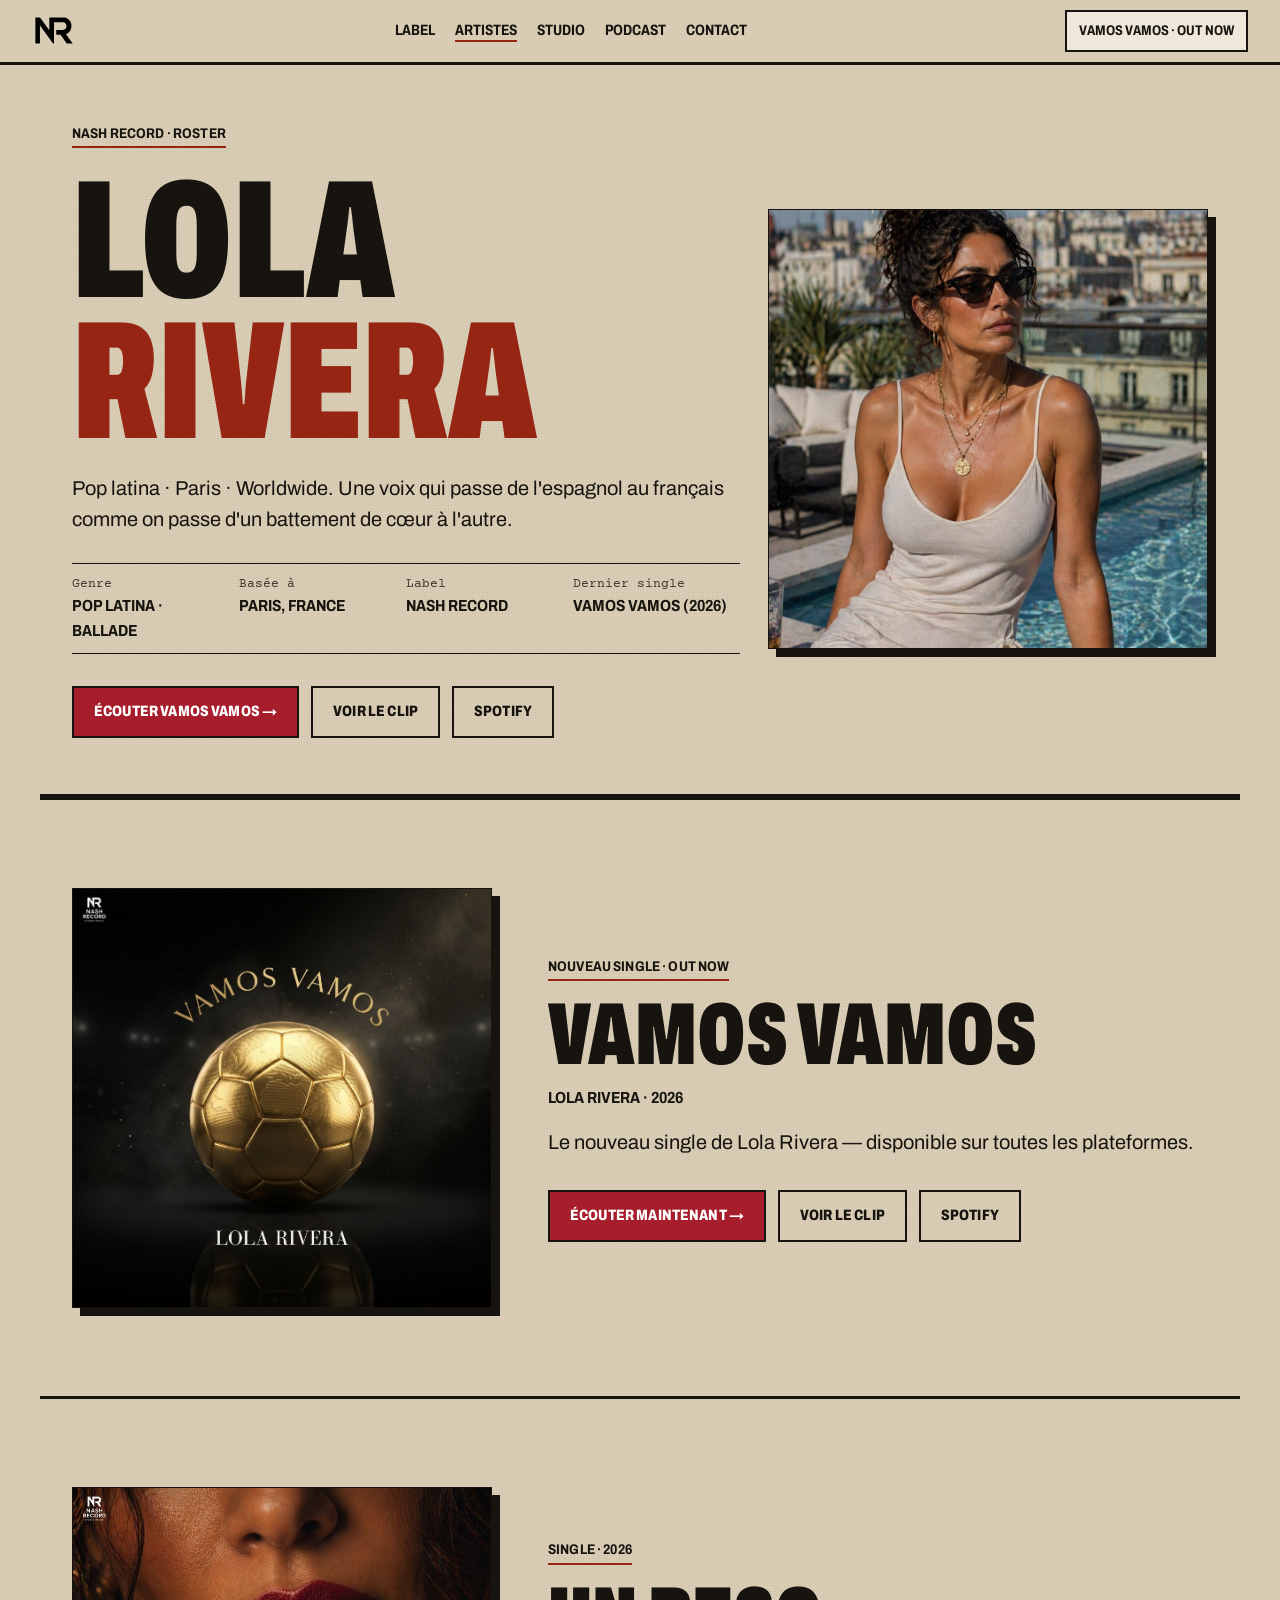
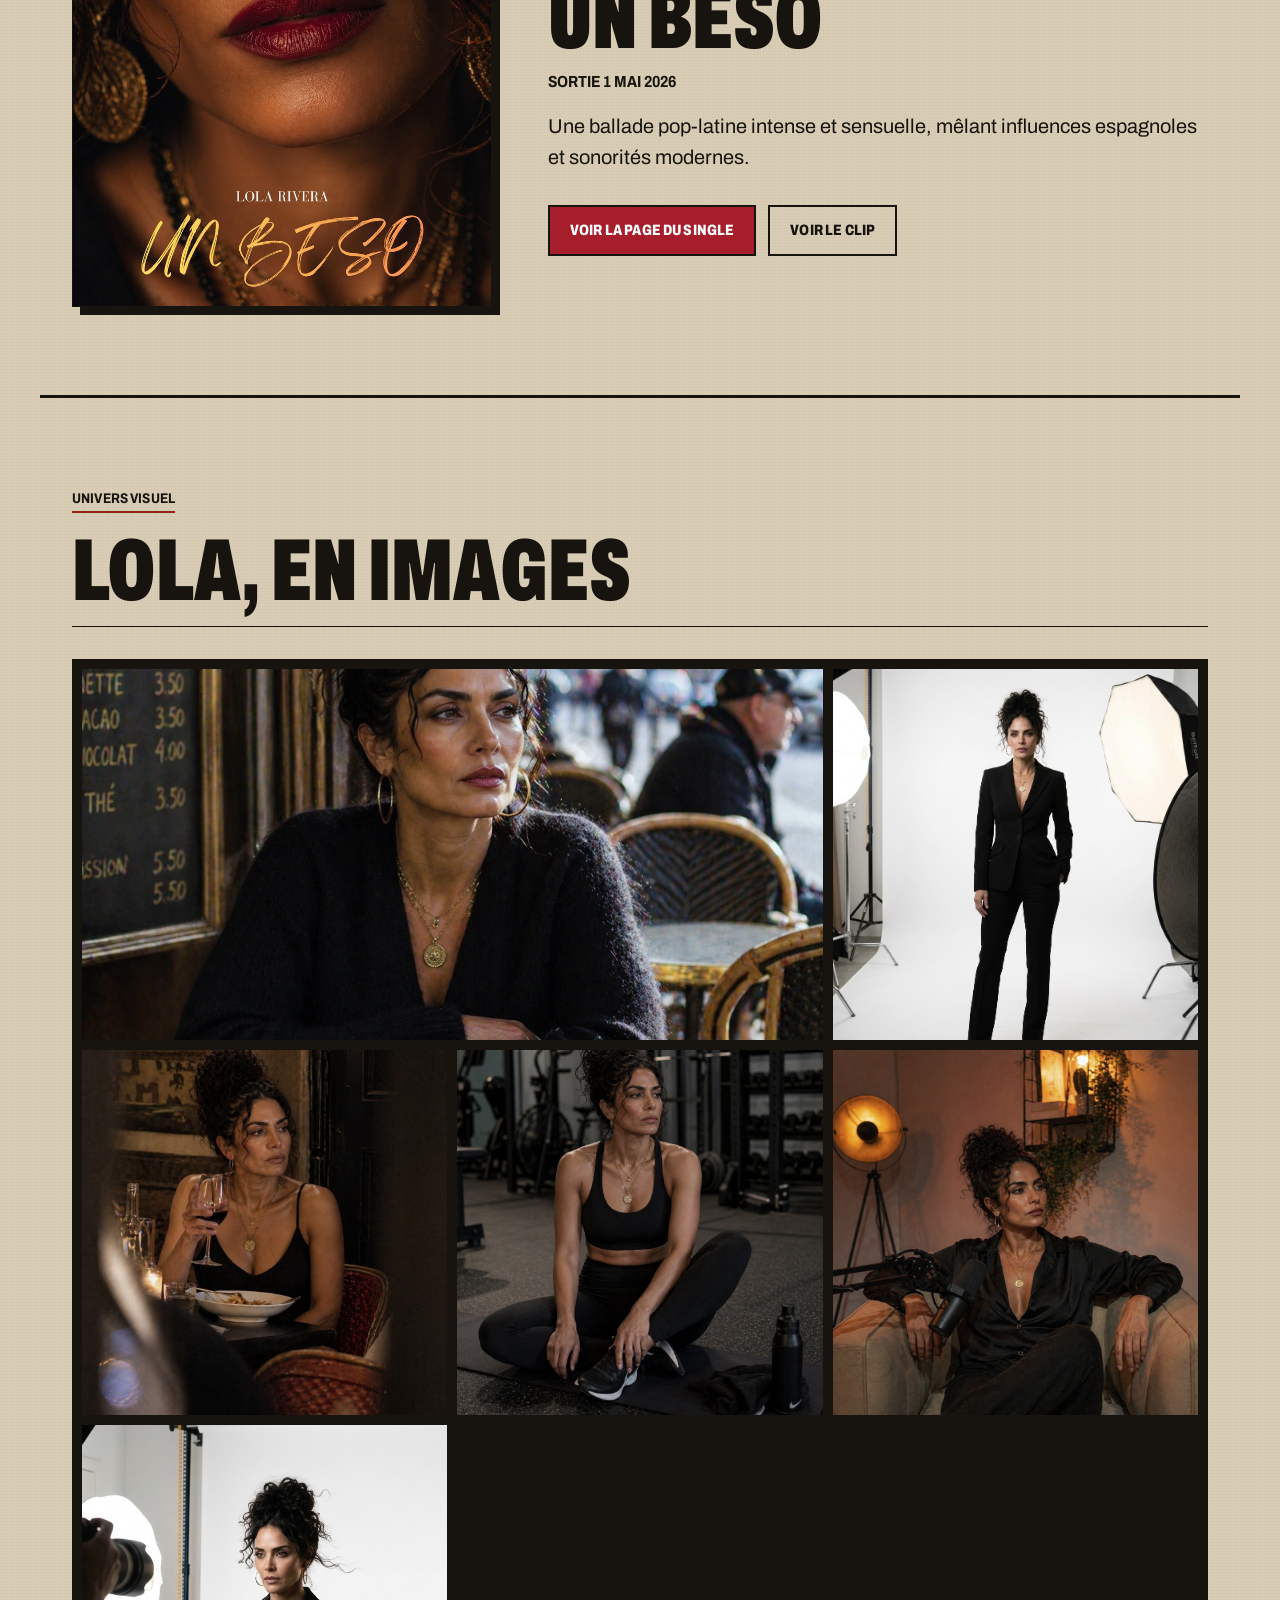
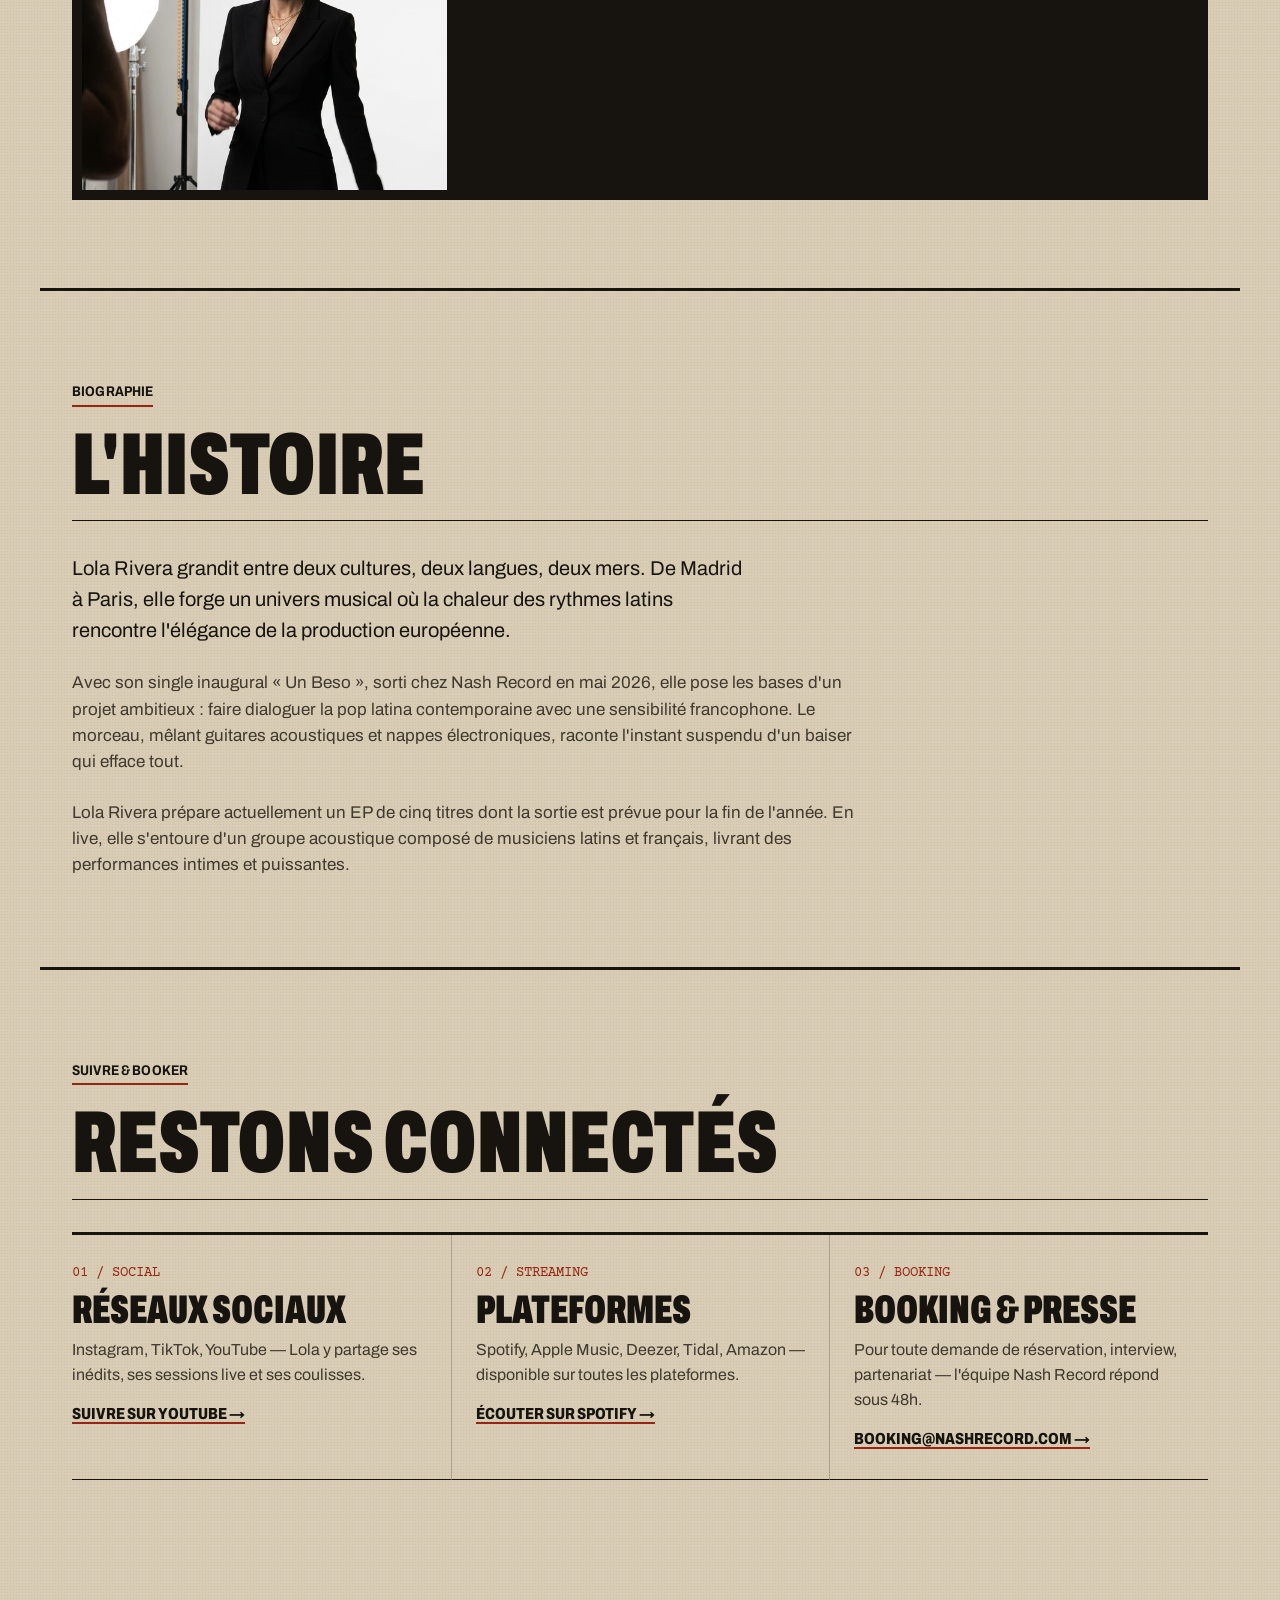
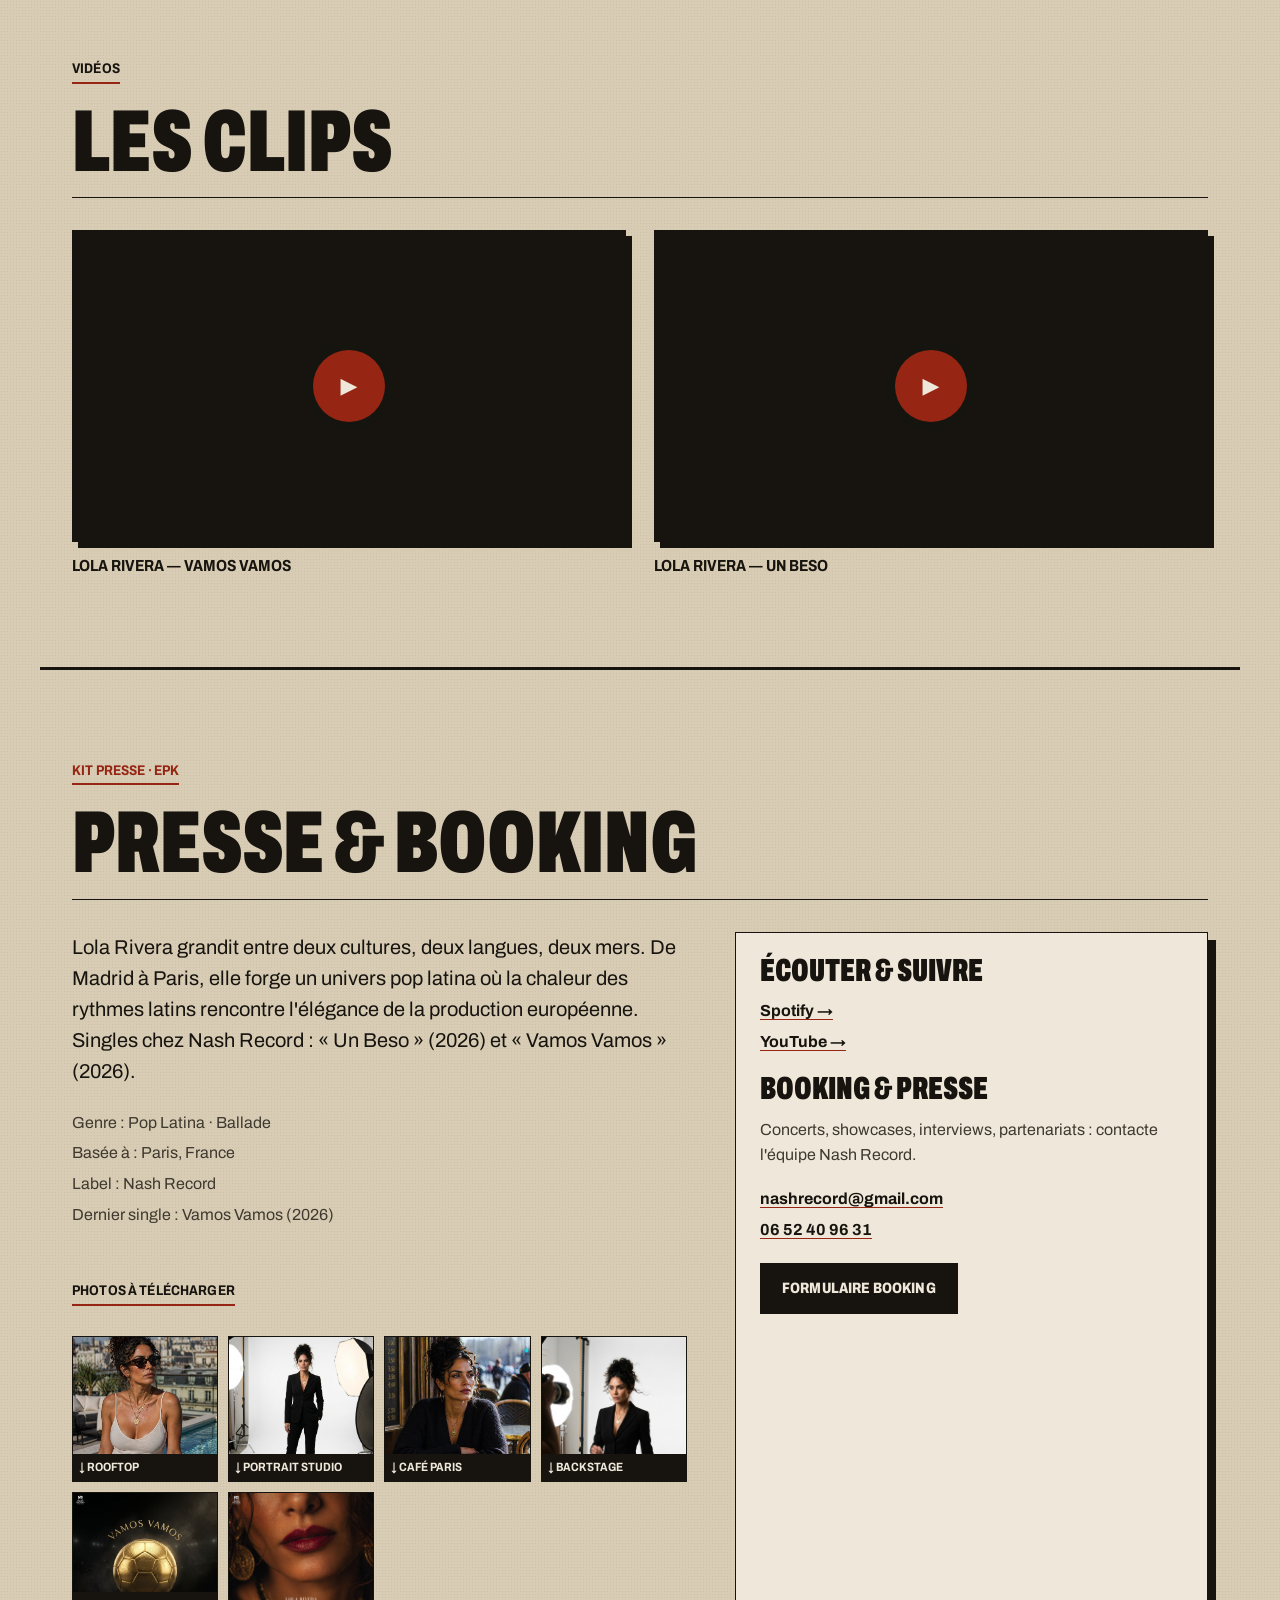
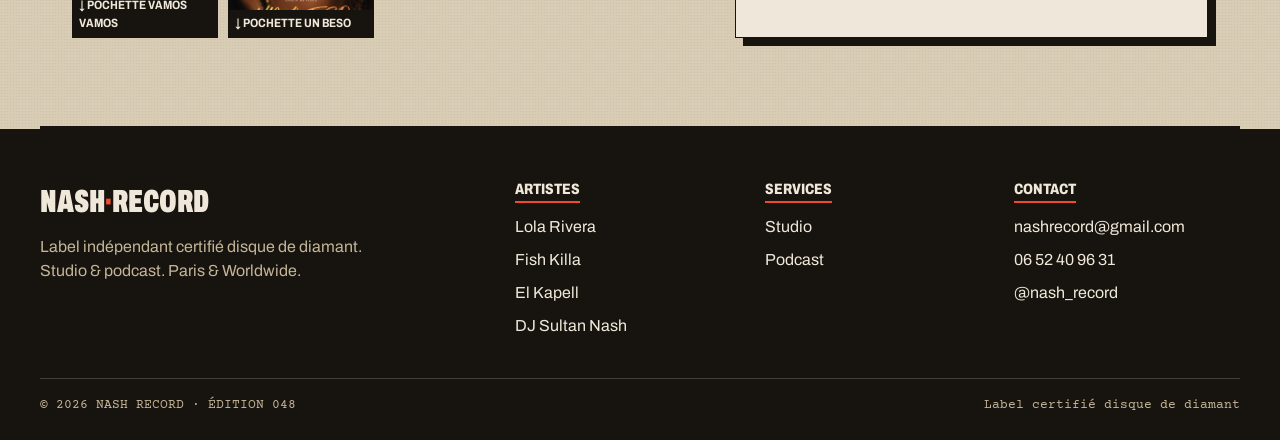
<file: lola-rivera.html>
<!DOCTYPE html>
<html lang="fr">
<head>
<meta charset="UTF-8">
<meta name="viewport" content="width=device-width, initial-scale=1.0">
<title>Lola Rivera — Pop Latina | Nash Record</title>
<meta name="description" content="Lola Rivera, artiste pop latina signée chez Nash Record. Découvrez sa biographie, sa discographie, ses clips et son nouveau single « Un Beso ».">
<meta name="keywords" content="Lola Rivera, Lola Rivera artiste, Lola Rivera chanteuse, pop latina, Nash Record, Un Beso, musique latine France, latin pop France">
<link rel="canonical" href="https://nashrecord.com/lola-rivera">

<!-- OG -->
<meta property="og:type" content="profile">
<meta property="og:title" content="Lola Rivera — Pop Latina | Nash Record">
<meta property="og:description" content="Artiste pop latina basée à Paris. Nouveau single « Un Beso » disponible.">
<meta property="og:image" content="https://nashrecord.com/assets/img/lola-portrait.jpg">
<meta property="og:url" content="https://nashrecord.com/lola-rivera">

<!-- Schema.org Person/MusicGroup -->
<script type="application/ld+json">
{
  "@context": "https://schema.org",
  "@type": "MusicGroup",
  "name": "Lola Rivera",
  "genre": ["Latin Pop", "Pop Latina"],
  "url": "https://nashrecord.com/lola-rivera",
  "sameAs": [
    "https://open.spotify.com/intl-fr/artist/5XWlzlgjH5sLmfgE5V1U1Q",
    "https://www.youtube.com/@LolaRivera-e8u"
  ],
  "recordLabel": {
    "@type": "Organization",
    "name": "Nash Record",
    "url": "https://nashrecord.com"
  },
  "album": [{
    "@type": "MusicRecording",
    "name": "Un Beso",
    "url": "https://nashrecord.com/un-beso",
    "datePublished": "2026-05-01"
  }]
}
</script>

<link rel="preconnect" href="https://fonts.googleapis.com">
<link rel="preconnect" href="https://fonts.gstatic.com" crossorigin>
<link href="https://fonts.googleapis.com/css2?family=Archivo:wdth,wght@62..125,400..900&family=Courier+Prime&display=swap" rel="stylesheet">
<link rel="stylesheet" href="assets/css/style.css">
<link rel="icon" type="image/png" href="assets/img/favicon.png">
</head>
<body>

<nav class="nav" id="nav">
  <a href="index.html" class="nav__logo"><img src="assets/img/logo/NASH_RECORD_NR_noir.svg" alt="Nash Record — accueil" class="nav__logo-img" width="44" height="33"></a>
  <ul class="nav__links" id="navLinks">
    <li><a href="index.html">Label</a></li>
    <li><a href="lola-rivera.html" class="active">Artistes</a></li>
    <li><a href="studio.html">Studio</a></li>
    <li><a href="podcast.html">Podcast</a></li>
    <li><a href="#contact">Contact</a></li>
  </ul>
  <a href="https://distrokid.com/hyperfollow/lolarivera1/vamos-vamos?ref=release" target="_blank" rel="noopener" class="nav__cta">Vamos Vamos · Out Now</a>
  <div class="nav__burger" id="burger"><span></span><span></span><span></span></div>
</nav>

<!-- ============================================
     ARTIST HERO with photo
     ============================================ -->
<section class="hero hero--photo">
  <img src="assets/img/lola-rooftop.jpg" alt="Lola Rivera, rooftop Paris" class="hero__image">
  <div class="hero__image-fade"></div>
  <div class="hero__noise"></div>
  <div class="hero__inner" style="position: relative; z-index: 2;">
    <p class="eyebrow">Nash Record · Roster</p>
    <h1 class="hero__title">Lola <em>Rivera</em></h1>
    <p class="lead">Pop latina · Paris · Worldwide. Une voix qui passe de l'espagnol au français comme on passe d'un battement de cœur à l'autre.</p>

    <div class="hero__meta">
      <div class="hero__meta-item">
        <div class="hero__meta-label">Genre</div>
        <div class="hero__meta-value">Pop Latina · Ballade</div>
      </div>
      <div class="hero__meta-item">
        <div class="hero__meta-label">Basée à</div>
        <div class="hero__meta-value">Paris, France</div>
      </div>
      <div class="hero__meta-item">
        <div class="hero__meta-label">Label</div>
        <div class="hero__meta-value">Nash Record</div>
      </div>
      <div class="hero__meta-item">
        <div class="hero__meta-label">Dernier single</div>
        <div class="hero__meta-value">Vamos Vamos (2026)</div>
      </div>
    </div>

    <div class="btn-group">
      <a href="https://distrokid.com/hyperfollow/lolarivera1/vamos-vamos?ref=release" target="_blank" rel="noopener" class="btn btn--latina">Écouter Vamos Vamos →</a>
      <a href="https://www.youtube.com/watch?v=3jmG8M7sHbc" target="_blank" rel="noopener" class="btn btn--ghost">Voir le clip</a>
      <a href="https://open.spotify.com/intl-fr/album/5BudsJ5QHqyjs9R5rb9Taf?si=k_z7LuKnRXCPTUarunaC2g" target="_blank" rel="noopener" class="btn btn--ghost">Spotify</a>
    </div>
  </div>
</section>

<div class="divider"></div>

<!-- ============================================
     SPOTLIGHT — Vamos Vamos
     ============================================ -->
<section>
  <div class="container">
    <div class="spotlight reveal">
      <div class="spotlight__cover">
        <img src="assets/img/lola rivera - vamos cover copie.jpg" alt="Vamos Vamos — Lola Rivera, pochette" class="spotlight__cover-img" loading="lazy">
      </div>
      <div class="spotlight__content">
        <p class="eyebrow">Nouveau Single · Out Now</p>
        <h3 class="spotlight__title">Vamos Vamos</h3>
        <p class="spotlight__artist">Lola Rivera · 2026</p>
        <p class="lead">Le nouveau single de Lola Rivera — disponible sur toutes les plateformes.</p>
        <div class="btn-group">
          <a href="https://distrokid.com/hyperfollow/lolarivera1/vamos-vamos?ref=release" target="_blank" rel="noopener" class="btn btn--latina">Écouter maintenant →</a>
          <a href="https://www.youtube.com/watch?v=3jmG8M7sHbc" target="_blank" rel="noopener" class="btn btn--ghost">Voir le clip</a>
          <a href="https://open.spotify.com/intl-fr/album/5BudsJ5QHqyjs9R5rb9Taf?si=k_z7LuKnRXCPTUarunaC2g" target="_blank" rel="noopener" class="btn btn--ghost">Spotify</a>
        </div>
      </div>
    </div>
  </div>
</section>

<div class="divider"></div>

<!-- ============================================
     SPOTLIGHT — Un Beso
     ============================================ -->
<section>
  <div class="container">
    <div class="spotlight reveal">
      <div class="spotlight__cover">
        <img src="assets/img/cover-un-beso-800.jpg" alt="Un Beso — Lola Rivera, pochette" class="spotlight__cover-img" loading="lazy">
      </div>
      <div class="spotlight__content">
        <p class="eyebrow">Single · 2026</p>
        <h3 class="spotlight__title">Un Beso</h3>
        <p class="spotlight__artist">Sortie 1 mai 2026</p>
        <p class="lead">Une ballade pop-latine intense et sensuelle, mêlant influences espagnoles et sonorités modernes.</p>
        <div class="btn-group">
          <a href="un-beso.html" class="btn btn--latina">Voir la page du single</a>
          <a href="https://www.youtube.com/watch?v=pmF38lQqcKk" target="_blank" rel="noopener" class="btn btn--ghost">Voir le clip</a>
        </div>
      </div>
    </div>
  </div>
</section>

<div class="divider"></div>

<!-- ============================================
     GALLERY
     ============================================ -->
<section>
  <div class="container">
    <div class="section-header">
      <div class="section-header__title">
        <p class="eyebrow">Univers visuel</p>
        <h2>Lola, en images</h2>
      </div>
    </div>

    <div class="gallery reveal">
      <div class="gallery__item gallery__item--wide">
        <img src="assets/img/lola-cafe-paris.jpg" alt="Lola Rivera, terrasse café Paris" loading="lazy">
      </div>
      <div class="gallery__item">
        <img src="assets/img/lola-portrait.jpg" alt="Lola Rivera, portrait studio" loading="lazy">
      </div>
      <div class="gallery__item">
        <img src="assets/img/lola-restaurant.jpg" alt="Lola Rivera, ambiance restaurant" loading="lazy">
      </div>
      <div class="gallery__item">
        <img src="assets/img/lola-gym.jpg" alt="Lola Rivera, séance training" loading="lazy">
      </div>
      <div class="gallery__item">
        <img src="assets/img/lola-podcast.jpg" alt="Lola Rivera, plateau podcast Nash Record" loading="lazy">
      </div>
      <div class="gallery__item">
        <img src="assets/img/lola-backstage.jpg" alt="Lola Rivera, backstage shooting" loading="lazy">
      </div>
    </div>
  </div>
</section>

<div class="divider"></div>

<!-- ============================================
     BIO
     ============================================ -->
<section>
  <div class="container">
    <div class="section-header">
      <div class="section-header__title">
        <p class="eyebrow">Biographie</p>
        <h2>L'histoire</h2>
      </div>
    </div>
    <div style="max-width: 800px;">
      <p class="lead" style="margin-bottom: 24px;">Lola Rivera grandit entre deux cultures, deux langues, deux mers. De Madrid à Paris, elle forge un univers musical où la chaleur des rythmes latins rencontre l'élégance de la production européenne.</p>
      <p style="color: var(--color-text-muted); font-size: 17px; margin-bottom: 24px;">Avec son single inaugural « Un Beso », sorti chez Nash Record en mai 2026, elle pose les bases d'un projet ambitieux : faire dialoguer la pop latina contemporaine avec une sensibilité francophone. Le morceau, mêlant guitares acoustiques et nappes électroniques, raconte l'instant suspendu d'un baiser qui efface tout.</p>
      <p style="color: var(--color-text-muted); font-size: 17px;">Lola Rivera prépare actuellement un EP de cinq titres dont la sortie est prévue pour la fin de l'année. En live, elle s'entoure d'un groupe acoustique composé de musiciens latins et français, livrant des performances intimes et puissantes.</p>
    </div>
  </div>
</section>

<div class="divider"></div>

<!-- ============================================
     PRESS / FOLLOW
     ============================================ -->
<section>
  <div class="container">
    <div class="section-header">
      <div class="section-header__title">
        <p class="eyebrow">Suivre &amp; Booker</p>
        <h2>Restons connectés</h2>
      </div>
    </div>

    <div class="services">
      <div class="service">
        <div class="service__num">01 / SOCIAL</div>
        <h3 class="service__title">Réseaux sociaux</h3>
        <p class="service__desc">Instagram, TikTok, YouTube — Lola y partage ses inédits, ses sessions live et ses coulisses.</p>
        <a href="https://www.youtube.com/@LolaRivera-e8u" target="_blank" rel="noopener" class="service__link">Suivre sur YouTube</a>
      </div>
      <div class="service">
        <div class="service__num">02 / STREAMING</div>
        <h3 class="service__title">Plateformes</h3>
        <p class="service__desc">Spotify, Apple Music, Deezer, Tidal, Amazon — disponible sur toutes les plateformes.</p>
        <a href="https://open.spotify.com/intl-fr/artist/5XWlzlgjH5sLmfgE5V1U1Q" target="_blank" rel="noopener" class="service__link">Écouter sur Spotify</a>
      </div>
      <div class="service">
        <div class="service__num">03 / BOOKING</div>
        <h3 class="service__title">Booking &amp; Presse</h3>
        <p class="service__desc">Pour toute demande de réservation, interview, partenariat — l'équipe Nash Record répond sous 48h.</p>
        <a href="mailto:booking@nashrecord.com" class="service__link">booking@nashrecord.com</a>
      </div>
    </div>
  </div>
</section>

<!-- ============================================
     CLIPS
     ============================================ -->
<section id="clips">
  <div class="container">
    <div class="section-header">
      <div class="section-header__title">
        <p class="eyebrow">Vidéos</p>
        <h2>Les clips</h2>
      </div>
    </div>
    <div class="clips">
      <figure class="clip">
        <button type="button" class="clip__frame" data-yt="3jmG8M7sHbc" aria-label="Lire le clip Lola Rivera — Vamos Vamos" style="background-image: url('https://i.ytimg.com/vi/3jmG8M7sHbc/hqdefault.jpg');"><span class="clip__play">▶</span></button>
        <figcaption>Lola Rivera — Vamos Vamos</figcaption>
      </figure>
      <figure class="clip">
        <button type="button" class="clip__frame" data-yt="pmF38lQqcKk" aria-label="Lire le clip Lola Rivera — Un Beso" style="background-image: url('https://i.ytimg.com/vi/pmF38lQqcKk/hqdefault.jpg');"><span class="clip__play">▶</span></button>
        <figcaption>Lola Rivera — Un Beso</figcaption>
      </figure>
    </div>
  </div>
</section>

<div class="divider"></div>

<!-- ============================================
     PRESSE / BOOKING (EPK)
     ============================================ -->
<section id="presse">
  <div class="container">
    <div class="section-header">
      <div class="section-header__title">
        <p class="eyebrow" style="color: var(--color-accent);">Kit presse · EPK</p>
        <h2>Presse &amp; Booking</h2>
      </div>
    </div>
    <div class="epk">
      <div>
        <p class="lead">Lola Rivera grandit entre deux cultures, deux langues, deux mers. De Madrid à Paris, elle forge un univers pop latina où la chaleur des rythmes latins rencontre l'élégance de la production européenne. Singles chez Nash Record : « Un Beso » (2026) et « Vamos Vamos » (2026).</p>
        <ul class="epk__links" style="margin-top: 24px; color: var(--color-text-muted);">
          <li>Genre : Pop Latina · Ballade</li>
          <li>Basée à : Paris, France</li>
          <li>Label : Nash Record</li>
          <li>Dernier single : Vamos Vamos (2026)</li>
        </ul>
        <p class="eyebrow" style="margin-top: 32px;">Photos à télécharger</p>
        <div class="epk__photos">
          <a class="epk__photo" href="assets/img/lola-rooftop.jpg" download><img src="assets/img/lola-rooftop.jpg" alt="Lola Rivera — Rooftop" loading="lazy"><span>↓ Rooftop</span></a>
          <a class="epk__photo" href="assets/img/lola-portrait.jpg" download><img src="assets/img/lola-portrait.jpg" alt="Lola Rivera — Portrait studio" loading="lazy"><span>↓ Portrait studio</span></a>
          <a class="epk__photo" href="assets/img/lola-cafe-paris.jpg" download><img src="assets/img/lola-cafe-paris.jpg" alt="Lola Rivera — Café Paris" loading="lazy"><span>↓ Café Paris</span></a>
          <a class="epk__photo" href="assets/img/lola-backstage.jpg" download><img src="assets/img/lola-backstage.jpg" alt="Lola Rivera — Backstage" loading="lazy"><span>↓ Backstage</span></a>
          <a class="epk__photo" href="assets/img/lola%20rivera%20-%20vamos%20cover%20copie.jpg" download><img src="assets/img/lola%20rivera%20-%20vamos%20cover%20copie.jpg" alt="Lola Rivera — Pochette Vamos Vamos" loading="lazy"><span>↓ Pochette Vamos Vamos</span></a>
          <a class="epk__photo" href="assets/img/cover-un-beso-1200.jpg" download><img src="assets/img/cover-un-beso-1200.jpg" alt="Lola Rivera — Pochette Un Beso" loading="lazy"><span>↓ Pochette Un Beso</span></a>
        </div>
      </div>
      <div class="epk__box">
        <h3>Écouter &amp; suivre</h3>
        <ul class="epk__links">
          <li><a href="https://open.spotify.com/intl-fr/artist/5XWlzlgjH5sLmfgE5V1U1Q" target="_blank" rel="noopener">Spotify →</a></li>
          <li><a href="https://www.youtube.com/@LolaRivera-e8u" target="_blank" rel="noopener">YouTube →</a></li>
        </ul>
        <h3>Booking &amp; presse</h3>
        <p style="color: var(--color-text-muted); margin-bottom: 20px;">Concerts, showcases, interviews, partenariats : contacte l'équipe Nash Record.</p>
        <ul class="epk__links">
          <li><a href="mailto:nashrecord@gmail.com?subject=Booking%20Lola%20Rivera">nashrecord@gmail.com</a></li>
          <li><a href="tel:+33652409631">06 52 40 96 31</a></li>
        </ul>
        <a href="index.html#booking" class="btn btn--primary">Formulaire booking</a>
      </div>
    </div>
  </div>
</section>

<div class="divider"></div>

<!-- Footer -->
<footer class="footer" id="contact">
  <div class="footer__grid">
    <div>
      <div class="footer__brand">NASH<span>·</span>RECORD</div>
      <p class="footer__about">Label indépendant certifié disque de diamant. Studio &amp; podcast. Paris &amp; Worldwide.</p>
    </div>
    <div class="footer__col">
      <h5>Artistes</h5>
      <ul>
        <li><a href="lola-rivera.html">Lola Rivera</a></li>
        <li><a href="fish-killa.html">Fish Killa</a></li>
        <li><a href="el-kapell.html">El Kapell</a></li>
        <li><a href="sultan-nash.html">DJ Sultan Nash</a></li>
      </ul>
    </div>
    <div class="footer__col">
      <h5>Services</h5>
      <ul>
        <li><a href="studio.html">Studio</a></li>
        <li><a href="podcast.html">Podcast</a></li>
      </ul>
    </div>
    <div class="footer__col">
      <h5>Contact</h5>
      <ul>
        <li><a href="mailto:nashrecord@gmail.com">nashrecord@gmail.com</a></li>
        <li><a href="tel:+33652409631">06 52 40 96 31</a></li>
        <li><a href="https://www.instagram.com/nash_record/" target="_blank" rel="noopener">@nash_record</a></li>
      </ul>
    </div>
  </div>
  <div class="footer__bottom">
    <span>© 2026 NASH RECORD · ÉDITION 048</span>
    <span>Label certifié disque de diamant</span>
  </div>
</footer>

<script src="assets/js/main.js"></script>
</body>
</html>
</file>
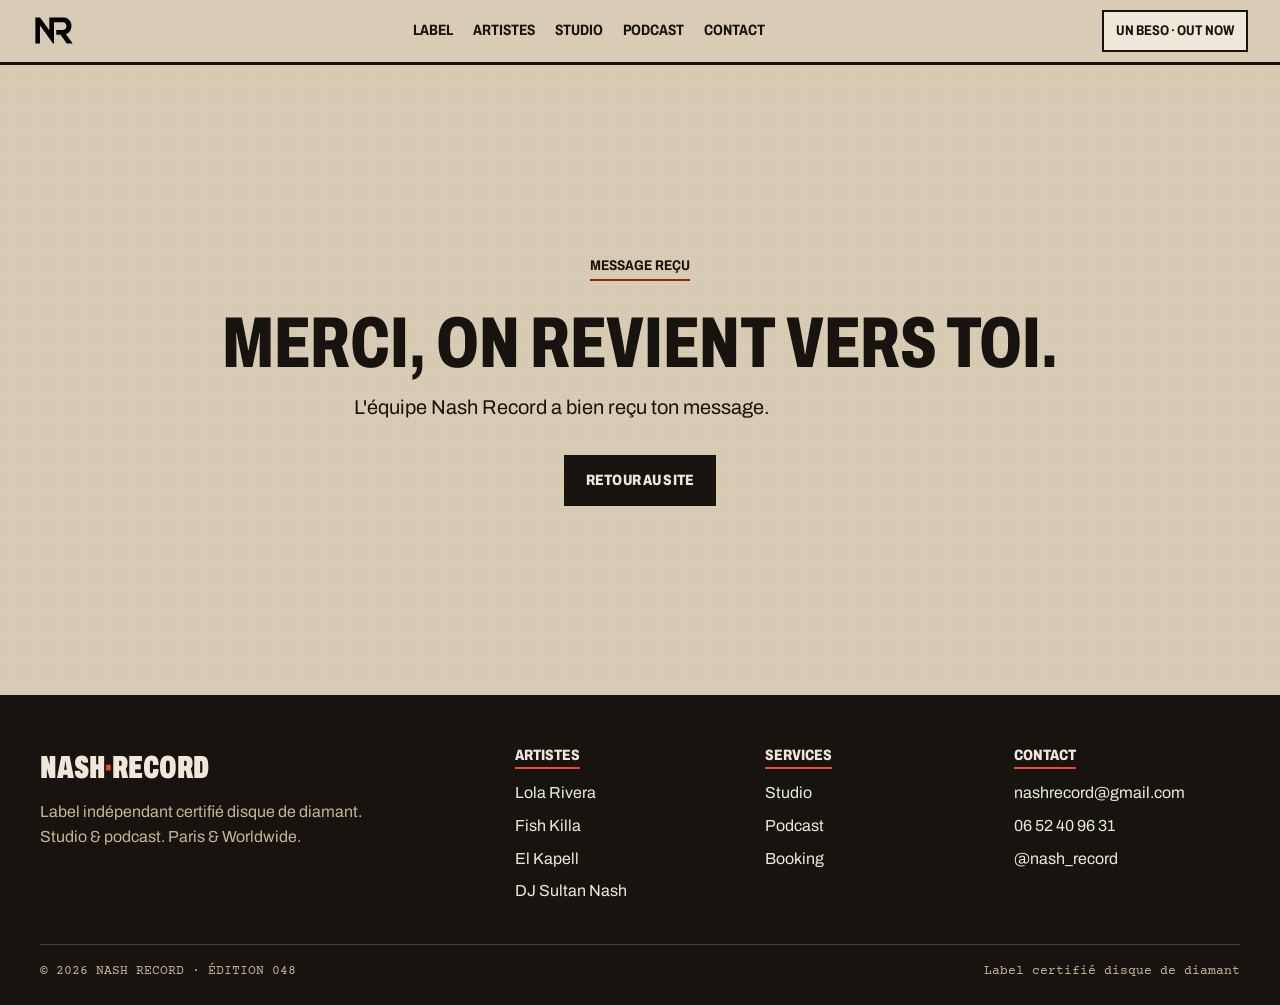
<file: merci.html>
<!DOCTYPE html>
<html lang="fr">
<head>
<meta charset="UTF-8">
<meta name="viewport" content="width=device-width, initial-scale=1.0">
<title>Message envoyé — Nash Record</title>
<meta name="robots" content="noindex">
<link rel="preconnect" href="https://fonts.googleapis.com">
<link href="https://fonts.googleapis.com/css2?family=Archivo:wdth,wght@62..125,400..900&family=Courier+Prime&display=swap" rel="stylesheet">
<link rel="stylesheet" href="assets/css/style.css">
<link rel="icon" type="image/png" href="assets/img/favicon.png">
</head>
<body>

<nav class="nav" id="nav">
  <a href="index.html" class="nav__logo"><img src="assets/img/logo/NASH_RECORD_NR_noir.svg" alt="Nash Record — accueil" class="nav__logo-img" width="44" height="33"></a>
  <ul class="nav__links" id="navLinks">
    <li><a href="index.html">Label</a></li>
    <li><a href="artistes.html">Artistes</a></li>
    <li><a href="studio.html">Studio</a></li>
    <li><a href="podcast.html">Podcast</a></li>
    <li><a href="index.html#booking">Contact</a></li>
  </ul>
  <a href="un-beso.html" class="nav__cta">Un Beso · Out Now</a>
  <div class="nav__burger" id="burger"><span></span><span></span><span></span></div>
</nav>

<section style="min-height: 70vh; display: flex; align-items: center;">
  <div class="container" style="text-align: center;">
    <p class="eyebrow">Message reçu</p>
    <h1 style="font-family: var(--font-display); font-size: clamp(40px, 6vw, 72px); margin: 16px 0;">Merci, on revient vers toi.</h1>
    <p class="lead">L'équipe Nash Record a bien reçu ton message.</p>
    <div class="btn-group" style="justify-content: center; margin-top: 32px;"><a href="index.html" class="btn btn--primary">Retour au site</a></div>
  </div>
</section>

<!-- Footer -->
<footer class="footer" id="contact">
  <div class="footer__grid">
    <div>
      <div class="footer__brand">NASH<span>·</span>RECORD</div>
      <p class="footer__about">Label indépendant certifié disque de diamant. Studio &amp; podcast. Paris &amp; Worldwide.</p>
    </div>
    <div class="footer__col">
      <h5>Artistes</h5>
      <ul>
        <li><a href="lola-rivera.html">Lola Rivera</a></li>
        <li><a href="fish-killa.html">Fish Killa</a></li>
        <li><a href="el-kapell.html">El Kapell</a></li>
        <li><a href="sultan-nash.html">DJ Sultan Nash</a></li>
      </ul>
    </div>
    <div class="footer__col">
      <h5>Services</h5>
      <ul>
        <li><a href="studio.html">Studio</a></li>
        <li><a href="podcast.html">Podcast</a></li>
        <li><a href="index.html#booking">Booking</a></li>
      </ul>
    </div>
    <div class="footer__col">
      <h5>Contact</h5>
      <ul>
        <li><a href="mailto:nashrecord@gmail.com">nashrecord@gmail.com</a></li>
        <li><a href="tel:+33652409631">06 52 40 96 31</a></li>
        <li><a href="https://www.instagram.com/nash_record/" target="_blank" rel="noopener">@nash_record</a></li>
      </ul>
    </div>
  </div>
  <div class="footer__bottom">
    <span>© 2026 NASH RECORD · ÉDITION 048</span>
    <span>Label certifié disque de diamant</span>
  </div>
</footer>

<script src="assets/js/main.js"></script>
</body>
</html>
</file>
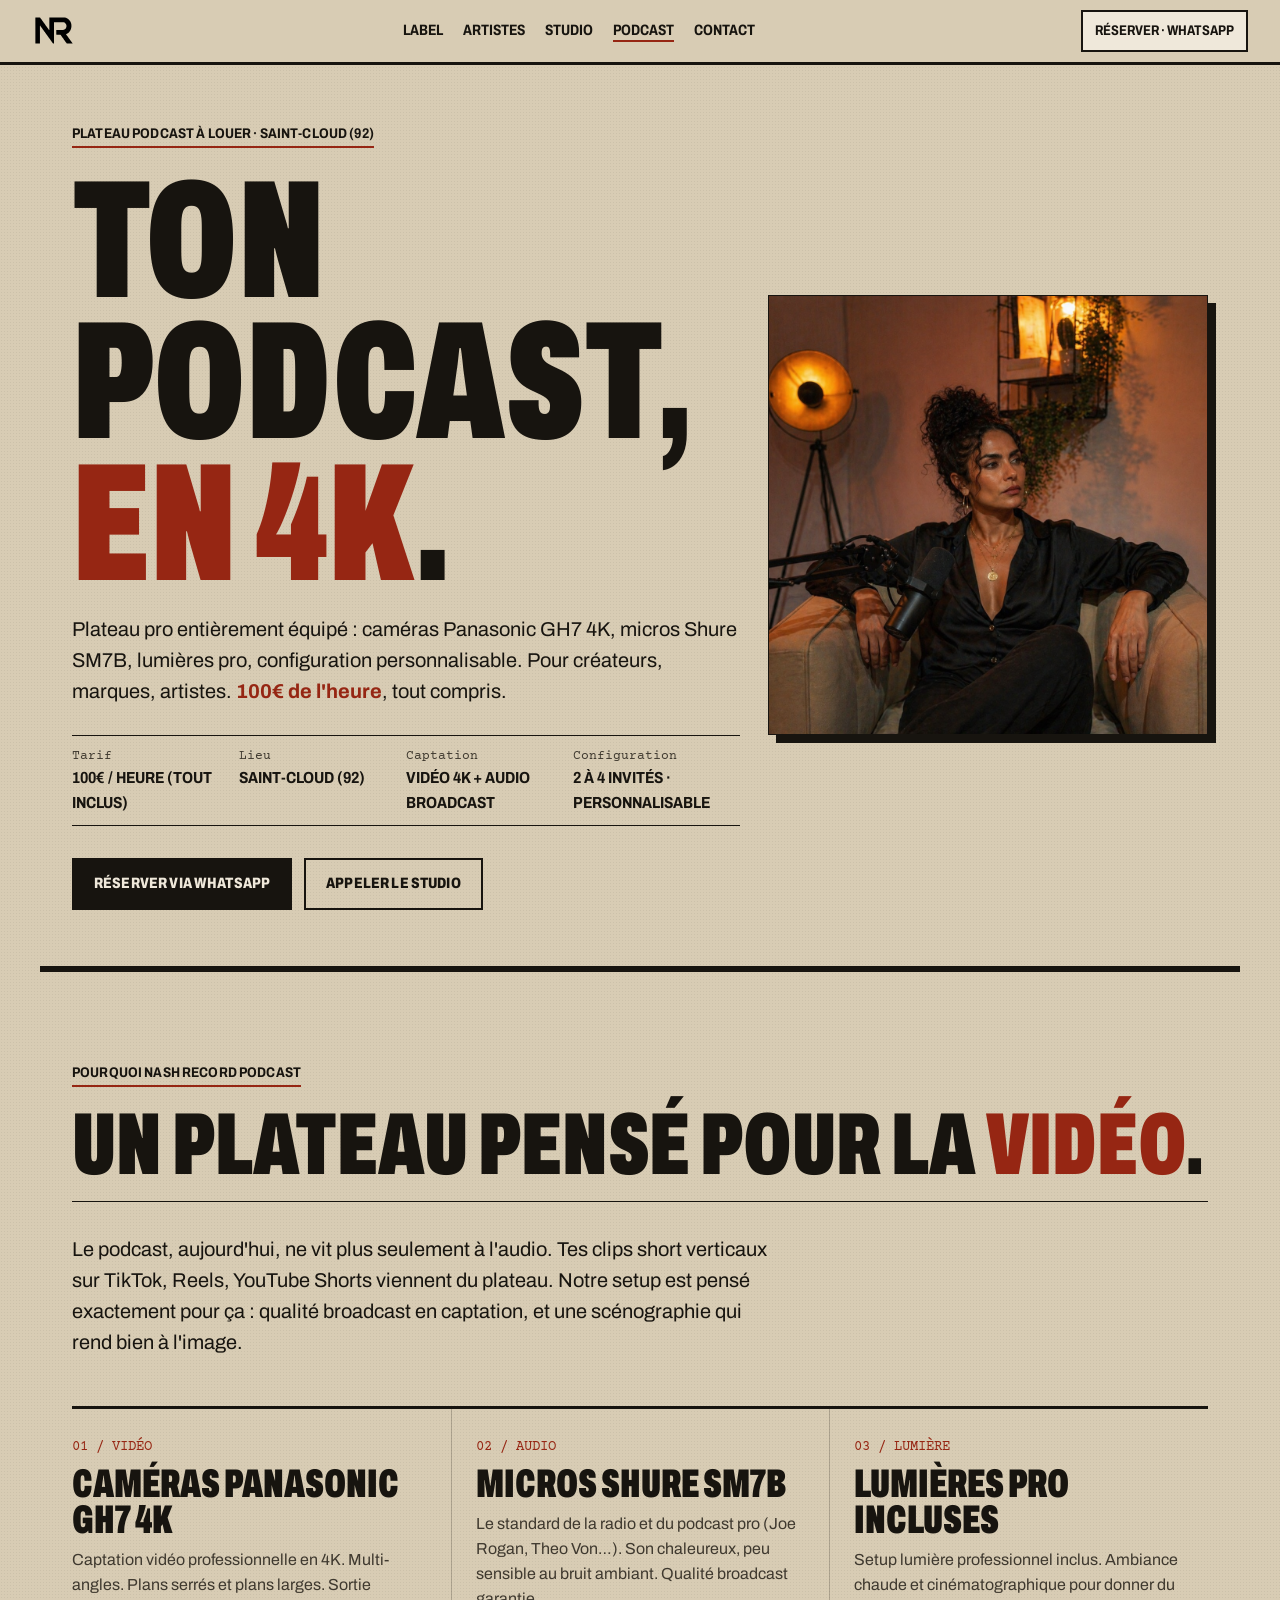
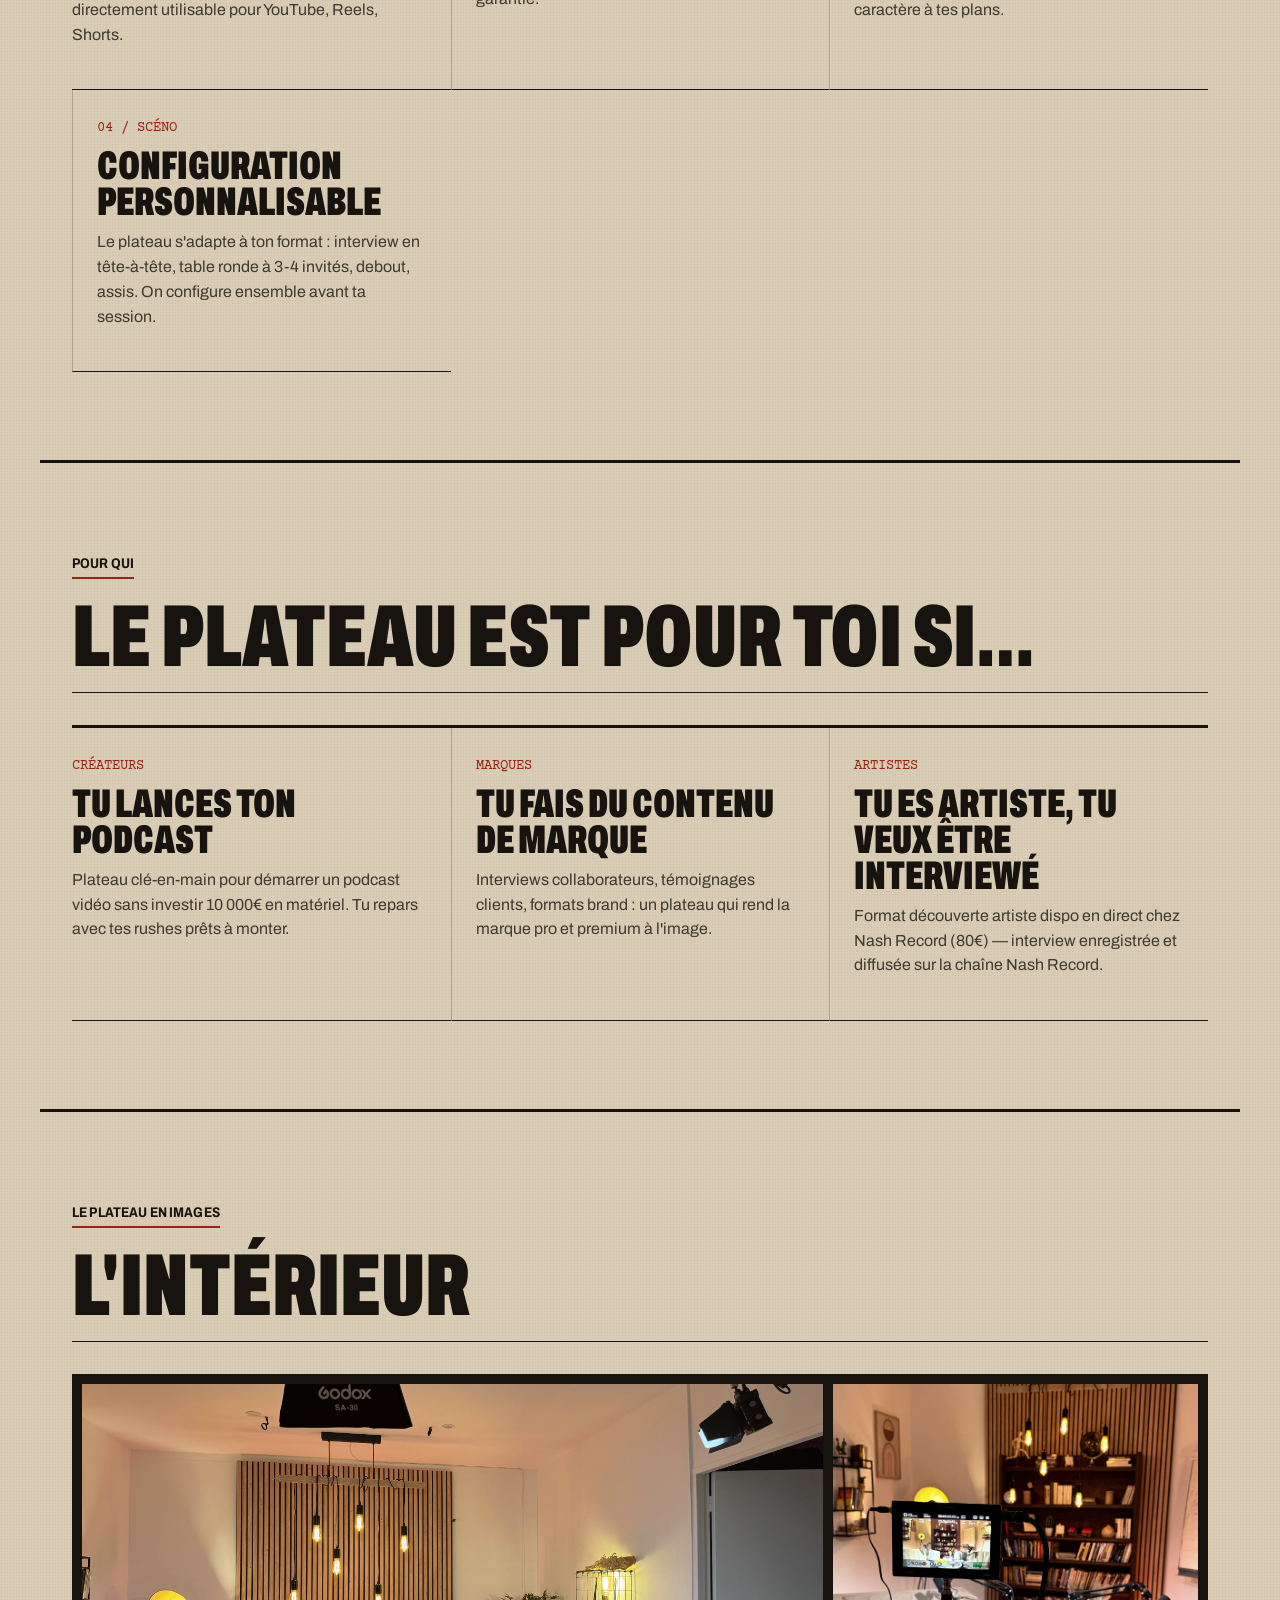
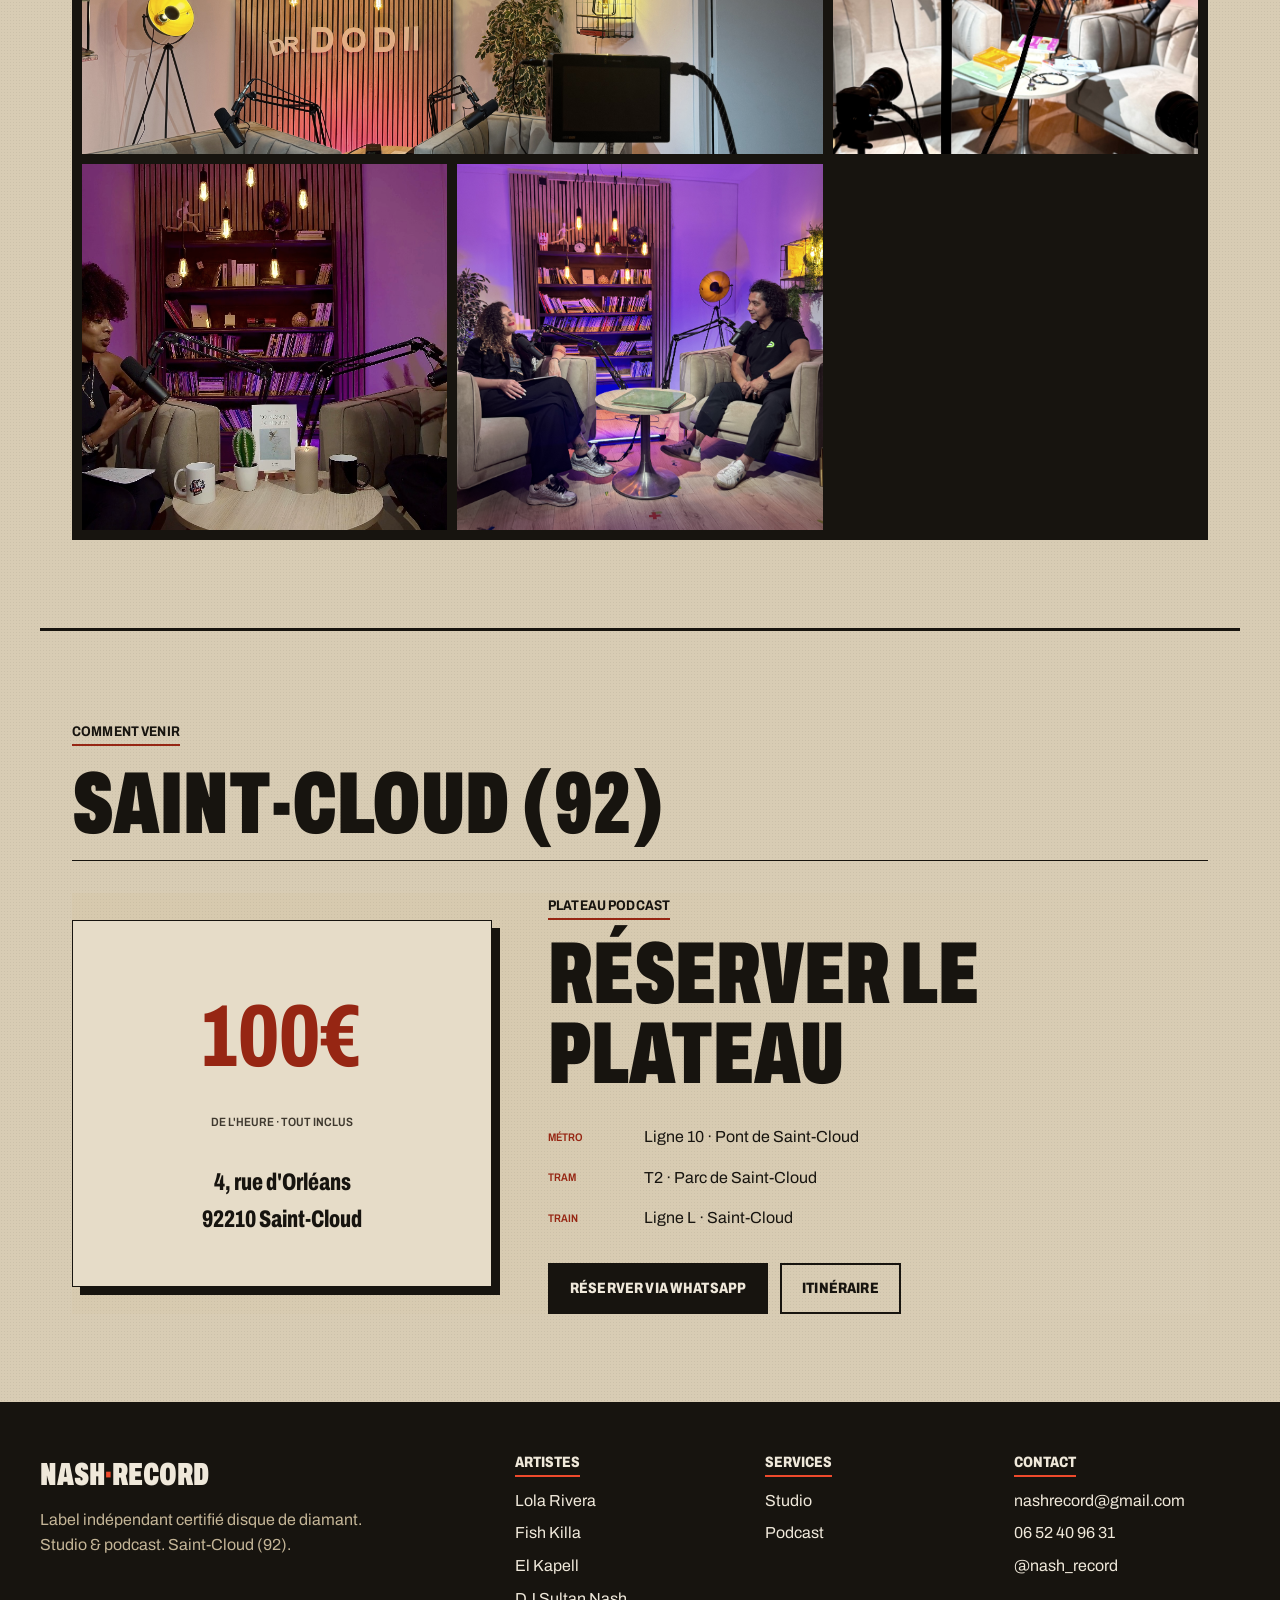
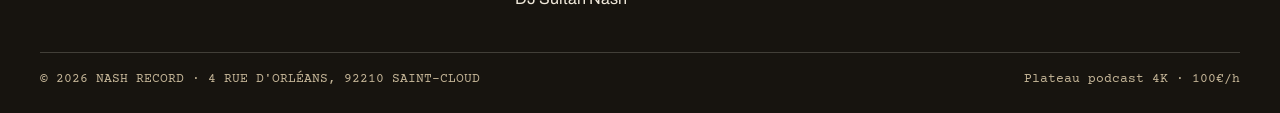
<file: podcast.html>
<!DOCTYPE html>
<html lang="fr">
<head>
<meta charset="UTF-8">
<meta name="viewport" content="width=device-width, initial-scale=1.0">
<title>Location Plateau Podcast Paris — Studio Vidéo 4K · 100€/h · Saint-Cloud (92) — Nash Record</title>
<meta name="description" content="Louez un plateau podcast professionnel près de Paris à Saint-Cloud (92). Caméras Panasonic GH7 4K, micros Shure SM7B, éclairage pro. 100€/h tout compris. Idéal créateurs, marques, artistes. Réservez au 06 52 40 96 31.">
<meta name="keywords" content="location plateau podcast Paris, studio podcast à louer Paris, plateau podcast 4K Paris, louer studio podcast, studio podcast Saint-Cloud, location tournage podcast 92, studio vidéo podcast pas cher Paris, plateau podcast professionnel Paris, location micro Shure SM7B Paris, studio podcast créateur de contenu Paris, Nash Record podcast">
<link rel="canonical" href="https://nashrecord.com/podcast">

<meta property="og:type" content="website">
<meta property="og:title" content="Location Plateau Podcast Paris — 4K · Shure SM7B · 100€/h · Saint-Cloud">
<meta property="og:description" content="Plateau podcast pro à 10 min de Paris. Caméras 4K · Shure SM7B · Lumières pro · 100€/h tout compris. Réservation WhatsApp.">
<meta property="og:image" content="https://nashrecord.com/assets/img/lola-podcast.jpg">
<meta property="og:url" content="https://nashrecord.com/podcast">

<script type="application/ld+json">
{
  "@context": "https://schema.org",
  "@graph": [
    {
      "@type": "LocalBusiness",
      "@id": "https://nashrecord.com/podcast#business",
      "name": "Plateau Podcast Nash Record",
      "alternateName": "Studio Podcast Nash Record",
      "description": "Plateau podcast professionnel à louer à Saint-Cloud (92), à 10 minutes de Paris. Caméras Panasonic GH7 4K, micros Shure SM7B, éclairage professionnel. 100€ de l'heure tout compris.",
      "url": "https://nashrecord.com/podcast",
      "image": "https://nashrecord.com/assets/img/lola-podcast.jpg",
      "logo": "https://nashrecord.com/assets/img/nash-record-logo.png",
      "telephone": "+33652409631",
      "email": "nashrecord@gmail.com",
      "address": {
        "@type": "PostalAddress",
        "streetAddress": "4 rue d'Orléans",
        "postalCode": "92210",
        "addressLocality": "Saint-Cloud",
        "addressRegion": "Hauts-de-Seine",
        "addressCountry": "FR"
      },
      "geo": {
        "@type": "GeoCoordinates",
        "latitude": 48.8427,
        "longitude": 2.2154
      },
      "priceRange": "€€",
      "openingHoursSpecification": [
        {
          "@type": "OpeningHoursSpecification",
          "dayOfWeek": ["Monday","Tuesday","Wednesday","Thursday","Friday","Saturday","Sunday"],
          "opens": "10:00",
          "closes": "22:00"
        }
      ],
      "offers": {
        "@type": "Offer",
        "price": "100",
        "priceCurrency": "EUR",
        "unitText": "HOUR",
        "description": "Location plateau podcast à l'heure : caméras 4K, micros Shure SM7B, éclairage professionnel inclus"
      },
      "sameAs": ["https://www.instagram.com/nash_record/"]
    },
    {
      "@type": "FAQPage",
      "mainEntity": [
        {
          "@type": "Question",
          "name": "Quel est le prix du plateau podcast Nash Record ?",
          "acceptedAnswer": {
            "@type": "Answer",
            "text": "Le plateau podcast Nash Record est disponible à 100€ de l'heure, tout compris : caméras Panasonic GH7 4K, micros Shure SM7B, éclairage professionnel et connexion internet."
          }
        },
        {
          "@type": "Question",
          "name": "Où se trouve le studio podcast Nash Record ?",
          "acceptedAnswer": {
            "@type": "Answer",
            "text": "Le plateau podcast est situé au 4 rue d'Orléans, 92210 Saint-Cloud — à 10 minutes de Paris, accessible par la ligne L (gare Saint-Cloud) ou le tramway T2."
          }
        },
        {
          "@type": "Question",
          "name": "Quel matériel est inclus dans la location du plateau podcast ?",
          "acceptedAnswer": {
            "@type": "Answer",
            "text": "La location inclut : caméras Panasonic GH7 4K, micros Shure SM7B, éclairage professionnel, décoration personnalisable, connexion internet haut débit. Montage vidéo disponible en option."
          }
        },
        {
          "@type": "Question",
          "name": "Le plateau podcast Nash Record est-il adapté aux créateurs de contenu YouTube et TikTok ?",
          "acceptedAnswer": {
            "@type": "Answer",
            "text": "Oui, le plateau podcast Nash Record est idéal pour les créateurs de contenu YouTube, TikTok, Spotify, ainsi que pour les marques et les artistes souhaitant produire des contenus vidéo professionnels."
          }
        },
        {
          "@type": "Question",
          "name": "Comment réserver le plateau podcast Nash Record ?",
          "acceptedAnswer": {
            "@type": "Answer",
            "text": "Contactez-nous par WhatsApp au 06 52 40 96 31 ou par email nashrecord@gmail.com. Disponible 7j/7, réponse rapide garantie."
          }
        }
      ]
    }
  ]
}
</script>

<link rel="preconnect" href="https://fonts.googleapis.com">
<link rel="preconnect" href="https://fonts.gstatic.com" crossorigin>
<link href="https://fonts.googleapis.com/css2?family=Archivo:wdth,wght@62..125,400..900&family=Courier+Prime&display=swap" rel="stylesheet">
<link rel="stylesheet" href="assets/css/style.css">
<link rel="icon" type="image/png" href="assets/img/favicon.png">
</head>
<body>

<nav class="nav" id="nav">
  <a href="index.html" class="nav__logo"><img src="assets/img/logo/NASH_RECORD_NR_noir.svg" alt="Nash Record — accueil" class="nav__logo-img" width="44" height="33"></a>
  <ul class="nav__links" id="navLinks">
    <li><a href="index.html">Label</a></li>
    <li><a href="artistes.html">Artistes</a></li>
    <li><a href="studio.html">Studio</a></li>
    <li><a href="podcast.html" class="active">Podcast</a></li>
    <li><a href="#contact">Contact</a></li>
  </ul>
  <a href="https://wa.me/33652409631" target="_blank" rel="noopener" class="nav__cta">Réserver · WhatsApp</a>
  <div class="nav__burger" id="burger"><span></span><span></span><span></span></div>
</nav>

<!-- ============================================
     HERO with podcast photo
     ============================================ -->
<section class="hero hero--photo">
  <img src="assets/img/lola-podcast.jpg" alt="Plateau podcast Nash Record" class="hero__image">
  <div class="hero__image-fade"></div>
  <div class="hero__inner" style="position: relative; z-index: 2;">
    <p class="eyebrow">Plateau podcast à louer · Saint-Cloud (92)</p>
    <h1 class="hero__title">Ton podcast, <em>en 4K</em>.</h1>
    <p class="lead">Plateau pro entièrement équipé : caméras Panasonic GH7 4K, micros Shure SM7B, lumières pro, configuration personnalisable. Pour créateurs, marques, artistes. <strong style="color: var(--color-accent);">100€ de l'heure</strong>, tout compris.</p>

    <div class="hero__meta">
      <div class="hero__meta-item">
        <div class="hero__meta-label">Tarif</div>
        <div class="hero__meta-value">100€ / heure (tout inclus)</div>
      </div>
      <div class="hero__meta-item">
        <div class="hero__meta-label">Lieu</div>
        <div class="hero__meta-value">Saint-Cloud (92)</div>
      </div>
      <div class="hero__meta-item">
        <div class="hero__meta-label">Captation</div>
        <div class="hero__meta-value">Vidéo 4K + audio broadcast</div>
      </div>
      <div class="hero__meta-item">
        <div class="hero__meta-label">Configuration</div>
        <div class="hero__meta-value">2 à 4 invités · Personnalisable</div>
      </div>
    </div>

    <div class="btn-group">
      <a href="https://wa.me/33652409631?text=Bonjour%2C%20je%20veux%20r%C3%A9server%20le%20plateau%20podcast" target="_blank" rel="noopener" class="btn btn--primary">Réserver via WhatsApp</a>
      <a href="tel:+33652409631" class="btn btn--ghost">Appeler le studio</a>
    </div>
  </div>
</section>

<div class="divider"></div>

<!-- ============================================
     POURQUOI LE PLATEAU
     ============================================ -->
<section>
  <div class="container">
    <div class="section-header">
      <div class="section-header__title">
        <p class="eyebrow">Pourquoi Nash Record Podcast</p>
        <h2>Un plateau pensé pour la <em>vidéo</em>.</h2>
      </div>
    </div>

    <p class="lead" style="max-width: 700px; margin-bottom: 48px;">Le podcast, aujourd'hui, ne vit plus seulement à l'audio. Tes clips short verticaux sur TikTok, Reels, YouTube Shorts viennent du plateau. Notre setup est pensé exactement pour ça : qualité broadcast en captation, et une scénographie qui rend bien à l'image.</p>

    <div class="services">
      <div class="service">
        <div class="service__num">01 / VIDÉO</div>
        <h3 class="service__title">Caméras Panasonic GH7 4K</h3>
        <p class="service__desc">Captation vidéo professionnelle en 4K. Multi-angles. Plans serrés et plans larges. Sortie directement utilisable pour YouTube, Reels, Shorts.</p>
      </div>
      <div class="service">
        <div class="service__num">02 / AUDIO</div>
        <h3 class="service__title">Micros Shure SM7B</h3>
        <p class="service__desc">Le standard de la radio et du podcast pro (Joe Rogan, Theo Von…). Son chaleureux, peu sensible au bruit ambiant. Qualité broadcast garantie.</p>
      </div>
      <div class="service">
        <div class="service__num">03 / LUMIÈRE</div>
        <h3 class="service__title">Lumières pro incluses</h3>
        <p class="service__desc">Setup lumière professionnel inclus. Ambiance chaude et cinématographique pour donner du caractère à tes plans.</p>
      </div>
      <div class="service">
        <div class="service__num">04 / SCÉNO</div>
        <h3 class="service__title">Configuration personnalisable</h3>
        <p class="service__desc">Le plateau s'adapte à ton format : interview en tête-à-tête, table ronde à 3-4 invités, debout, assis. On configure ensemble avant ta session.</p>
      </div>
    </div>
  </div>
</section>

<div class="divider"></div>

<!-- ============================================
     POUR QUI
     ============================================ -->
<section>
  <div class="container">
    <div class="section-header">
      <div class="section-header__title">
        <p class="eyebrow">Pour qui</p>
        <h2>Le plateau est pour toi si…</h2>
      </div>
    </div>

    <div class="services">
      <div class="service">
        <div class="service__num">CRÉATEURS</div>
        <h3 class="service__title">Tu lances ton podcast</h3>
        <p class="service__desc">Plateau clé-en-main pour démarrer un podcast vidéo sans investir 10 000€ en matériel. Tu repars avec tes rushes prêts à monter.</p>
      </div>
      <div class="service">
        <div class="service__num">MARQUES</div>
        <h3 class="service__title">Tu fais du contenu de marque</h3>
        <p class="service__desc">Interviews collaborateurs, témoignages clients, formats brand : un plateau qui rend la marque pro et premium à l'image.</p>
      </div>
      <div class="service">
        <div class="service__num">ARTISTES</div>
        <h3 class="service__title">Tu es artiste, tu veux être interviewé</h3>
        <p class="service__desc">Format <em>découverte artiste</em> dispo en direct chez Nash Record (80€) — interview enregistrée et diffusée sur la chaîne Nash Record.</p>
      </div>
    </div>
  </div>
</section>

<div class="divider"></div>

<!-- ============================================
     GALERIE PLATEAU
     ============================================ -->
<section>
  <div class="container">
    <div class="section-header">
      <div class="section-header__title">
        <p class="eyebrow">Le plateau en images</p>
        <h2>L'intérieur</h2>
      </div>
    </div>

    <div class="gallery reveal">
      <div class="gallery__item gallery__item--wide">
        <img src="assets/img/podcast-interieur.jpg" alt="Plateau podcast Nash Record — intérieur décor bois et lumières" loading="lazy">
      </div>
      <div class="gallery__item">
        <img src="assets/img/podcast-setup.jpg" alt="Setup caméras et lumières — plateau podcast Nash Record" loading="lazy">
      </div>
      <div class="gallery__item">
        <img src="assets/img/podcast-studio.jpg" alt="Studio podcast Nash Record — configuration en session" loading="lazy">
      </div>
      <div class="gallery__item">
        <img src="assets/img/podcast-session.jpg" alt="Session en cours — plateau podcast Nash Record Saint-Cloud" loading="lazy">
      </div>
    </div>
  </div>
</section>

<div class="divider"></div>

<!-- ============================================
     ACCÈS
     ============================================ -->
<section>
  <div class="container">
    <div class="section-header">
      <div class="section-header__title">
        <p class="eyebrow">Comment venir</p>
        <h2>Saint-Cloud (92)</h2>
      </div>
    </div>

    <div class="spotlight reveal" style="background: linear-gradient(135deg, rgba(201, 169, 97, 0.08), rgba(255, 255, 255, 0.02));">
      <div class="spotlight__cover" style="background: var(--color-bg-elevated); display: flex; align-items: center; justify-content: center; padding: 48px;">
        <div style="text-align: center;">
          <div style="font-family: var(--font-display); font-size: 88px; color: var(--color-accent); margin-bottom: 8px;">100€</div>
          <div style="font-family: var(--font-mono); font-size: 12px; color: var(--color-text-muted);">DE L'HEURE · TOUT INCLUS</div>
          <div style="margin-top: 32px; font-family: var(--font-display); font-size: 24px; color: var(--color-text);">4, rue d'Orléans<br>92210 Saint-Cloud</div>
        </div>
      </div>
      <div class="spotlight__content">
        <p class="eyebrow">Plateau podcast</p>
        <h3 class="spotlight__title">Réserver le plateau</h3>

        <div style="margin: 32px 0; display: flex; flex-direction: column; gap: 16px;">
          <div style="display: flex; gap: 16px; align-items: center;">
            <span style="font-family: var(--font-mono); font-size: 11px; color: var(--color-accent); min-width: 80px;">MÉTRO</span>
            <span>Ligne 10 · Pont de Saint-Cloud</span>
          </div>
          <div style="display: flex; gap: 16px; align-items: center;">
            <span style="font-family: var(--font-mono); font-size: 11px; color: var(--color-accent); min-width: 80px;">TRAM</span>
            <span>T2 · Parc de Saint-Cloud</span>
          </div>
          <div style="display: flex; gap: 16px; align-items: center;">
            <span style="font-family: var(--font-mono); font-size: 11px; color: var(--color-accent); min-width: 80px;">TRAIN</span>
            <span>Ligne L · Saint-Cloud</span>
          </div>
        </div>

        <div class="btn-group">
          <a href="https://wa.me/33652409631?text=Bonjour%2C%20je%20veux%20r%C3%A9server%20le%20plateau%20podcast" target="_blank" rel="noopener" class="btn btn--primary">Réserver via WhatsApp</a>
          <a href="https://maps.apple.com/?q=4+rue+d'Orléans+92210+Saint-Cloud" target="_blank" rel="noopener" class="btn btn--ghost">Itinéraire</a>
        </div>
      </div>
    </div>
  </div>
</section>

<!-- Footer -->
<footer class="footer" id="contact">
  <div class="footer__grid">
    <div>
      <div class="footer__brand">NASH<span>·</span>RECORD</div>
      <p class="footer__about">Label indépendant certifié disque de diamant. Studio &amp; podcast. Saint-Cloud (92).</p>
    </div>
    <div class="footer__col">
      <h5>Artistes</h5>
      <ul>
        <li><a href="lola-rivera.html">Lola Rivera</a></li>
        <li><a href="fish-killa.html">Fish Killa</a></li>
        <li><a href="el-kapell.html">El Kapell</a></li>
        <li><a href="sultan-nash.html">DJ Sultan Nash</a></li>
      </ul>
    </div>
    <div class="footer__col">
      <h5>Services</h5>
      <ul>
        <li><a href="studio.html">Studio</a></li>
        <li><a href="podcast.html">Podcast</a></li>
      </ul>
    </div>
    <div class="footer__col">
      <h5>Contact</h5>
      <ul>
        <li><a href="mailto:nashrecord@gmail.com">nashrecord@gmail.com</a></li>
        <li><a href="tel:+33652409631">06 52 40 96 31</a></li>
        <li><a href="https://www.instagram.com/nash_record/" target="_blank" rel="noopener">@nash_record</a></li>
      </ul>
    </div>
  </div>
  <div class="footer__bottom">
    <span>© 2026 NASH RECORD · 4 RUE D'ORLÉANS, 92210 SAINT-CLOUD</span>
    <span>Plateau podcast 4K · 100€/h</span>
  </div>
</footer>

<script src="assets/js/main.js"></script>
</body>
</html>
</file>
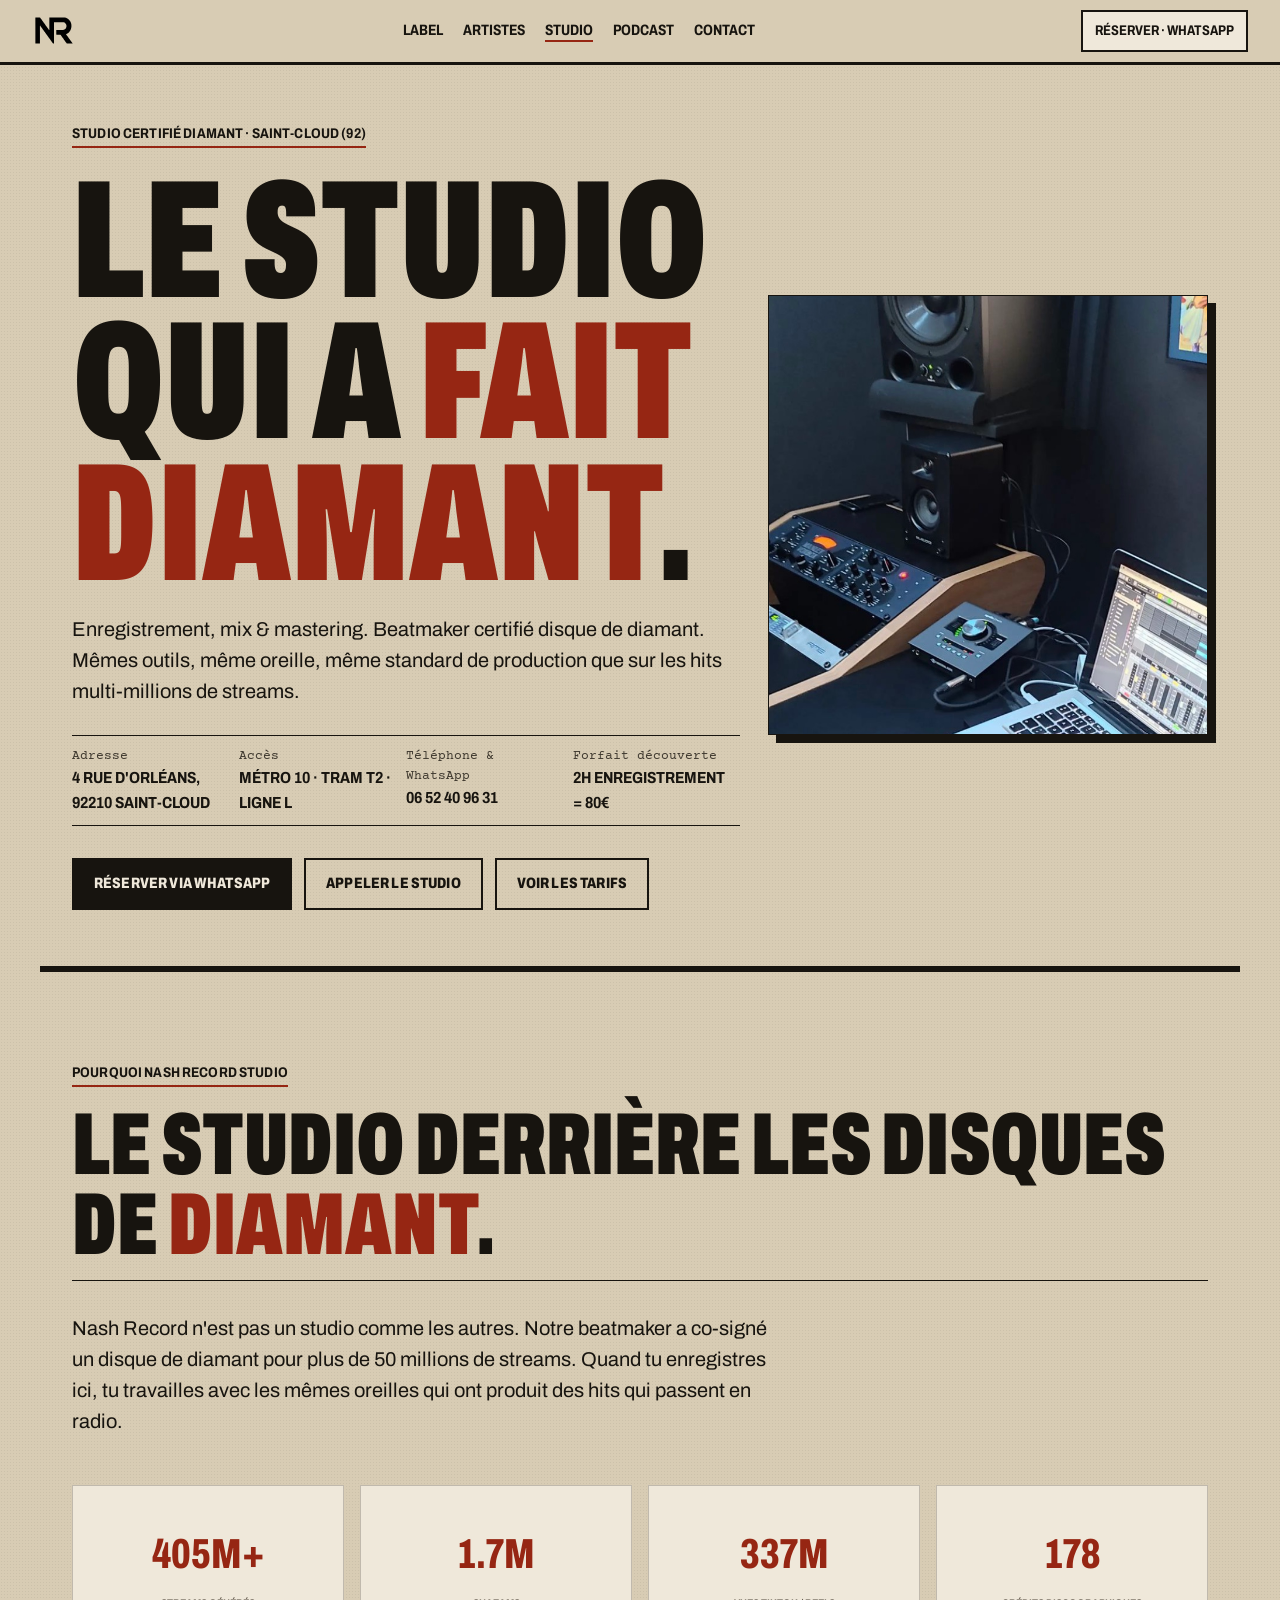
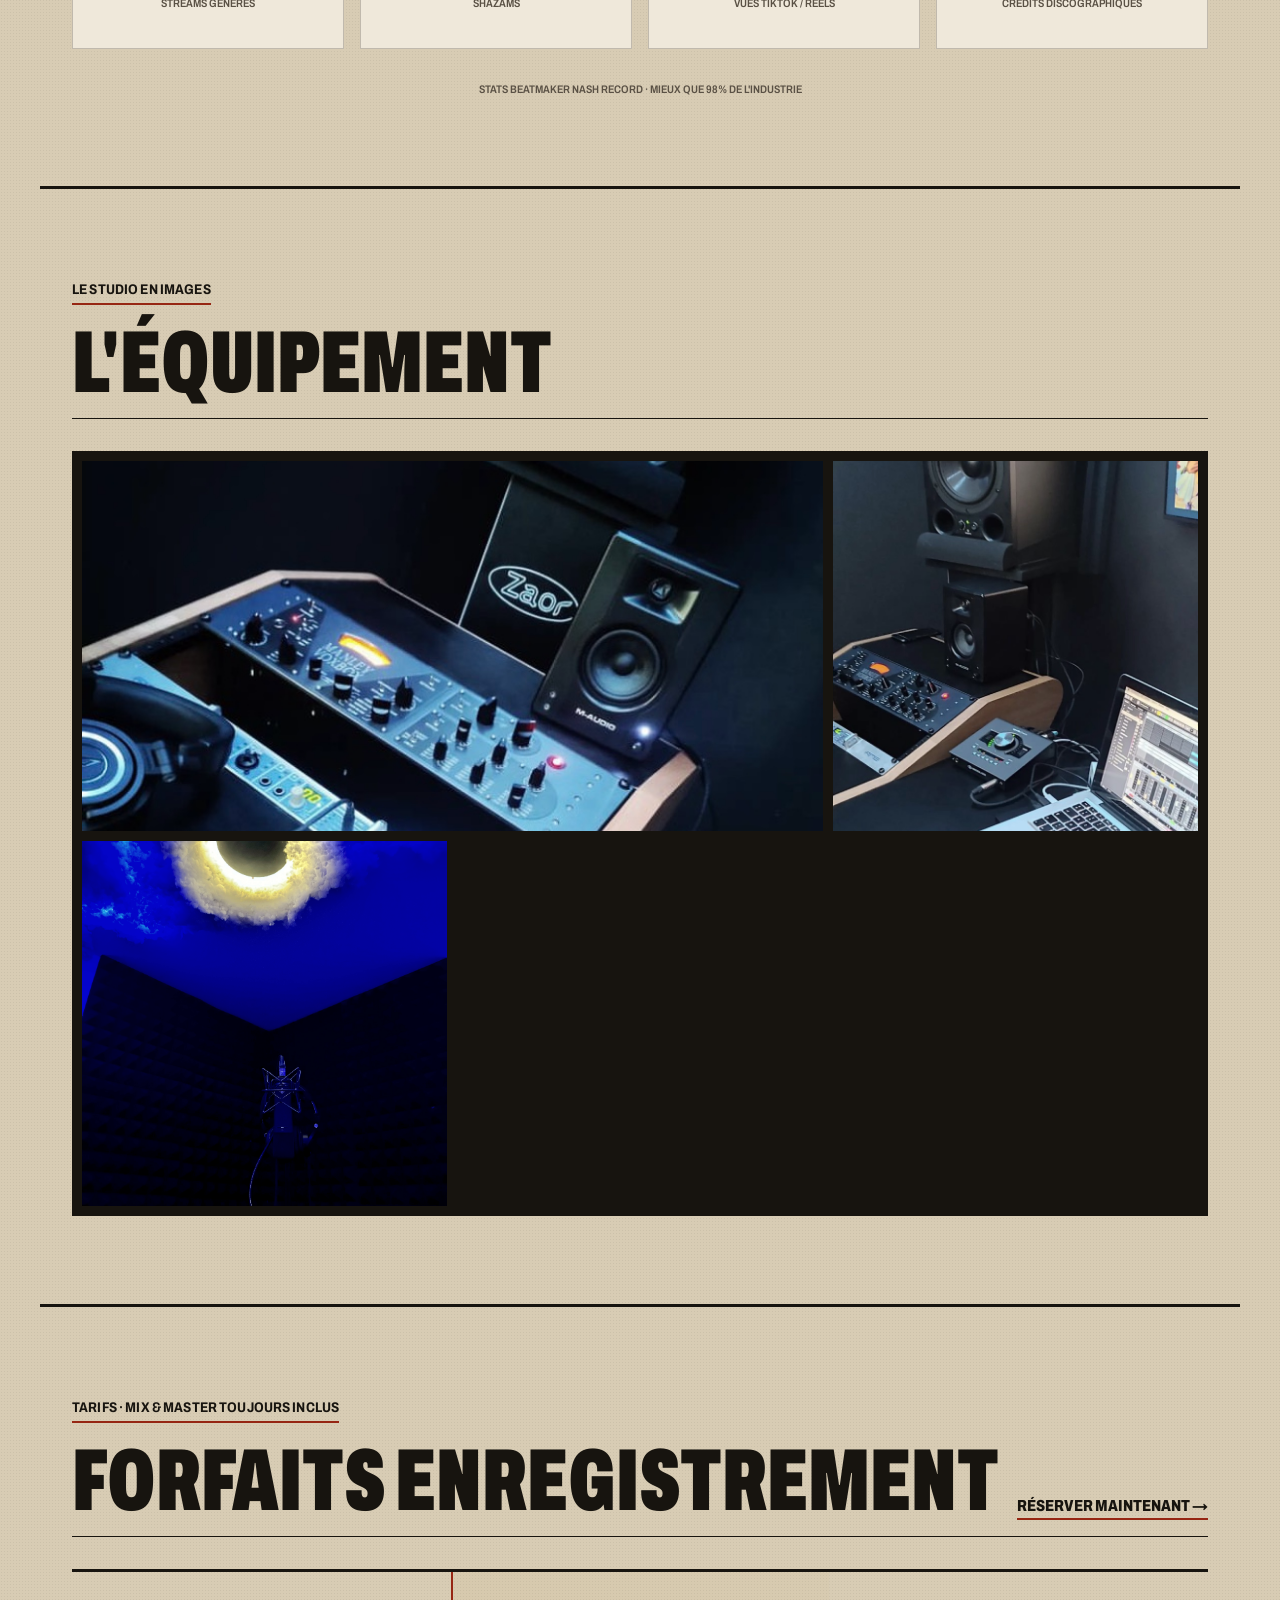
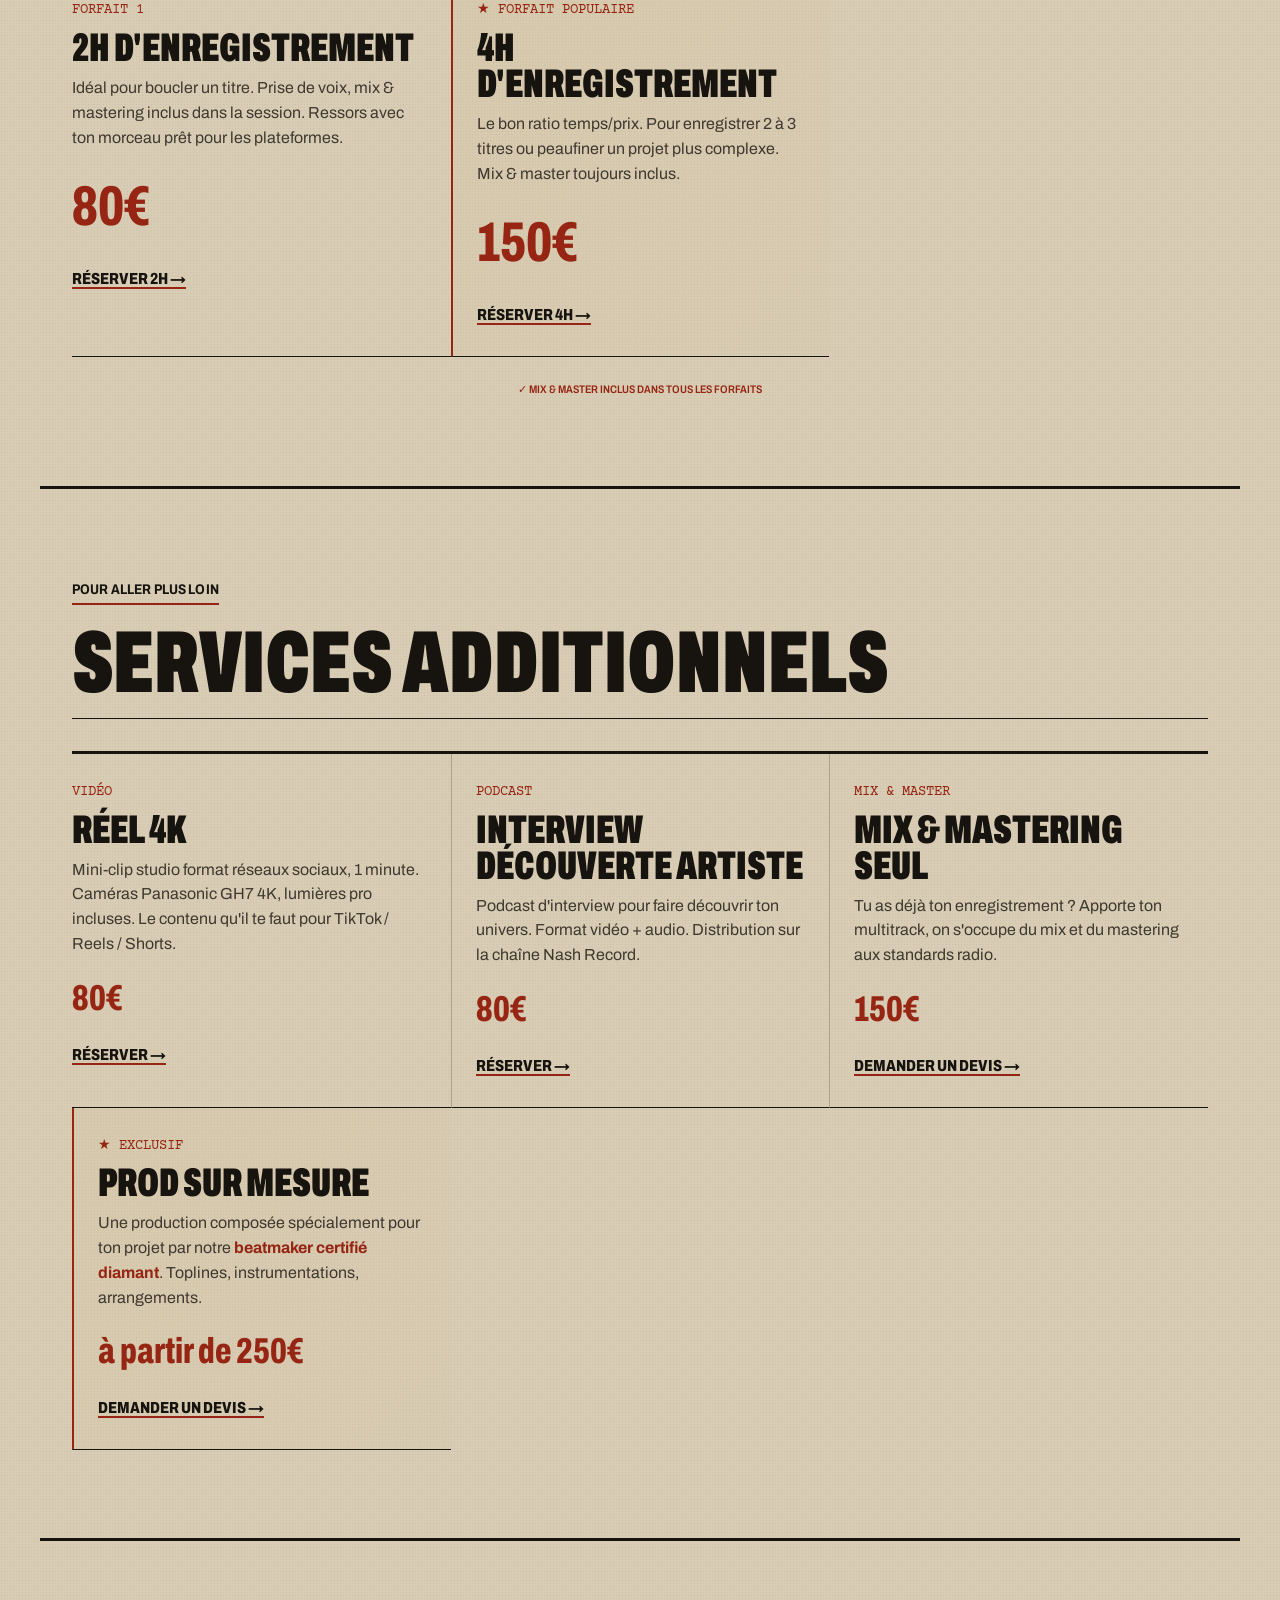
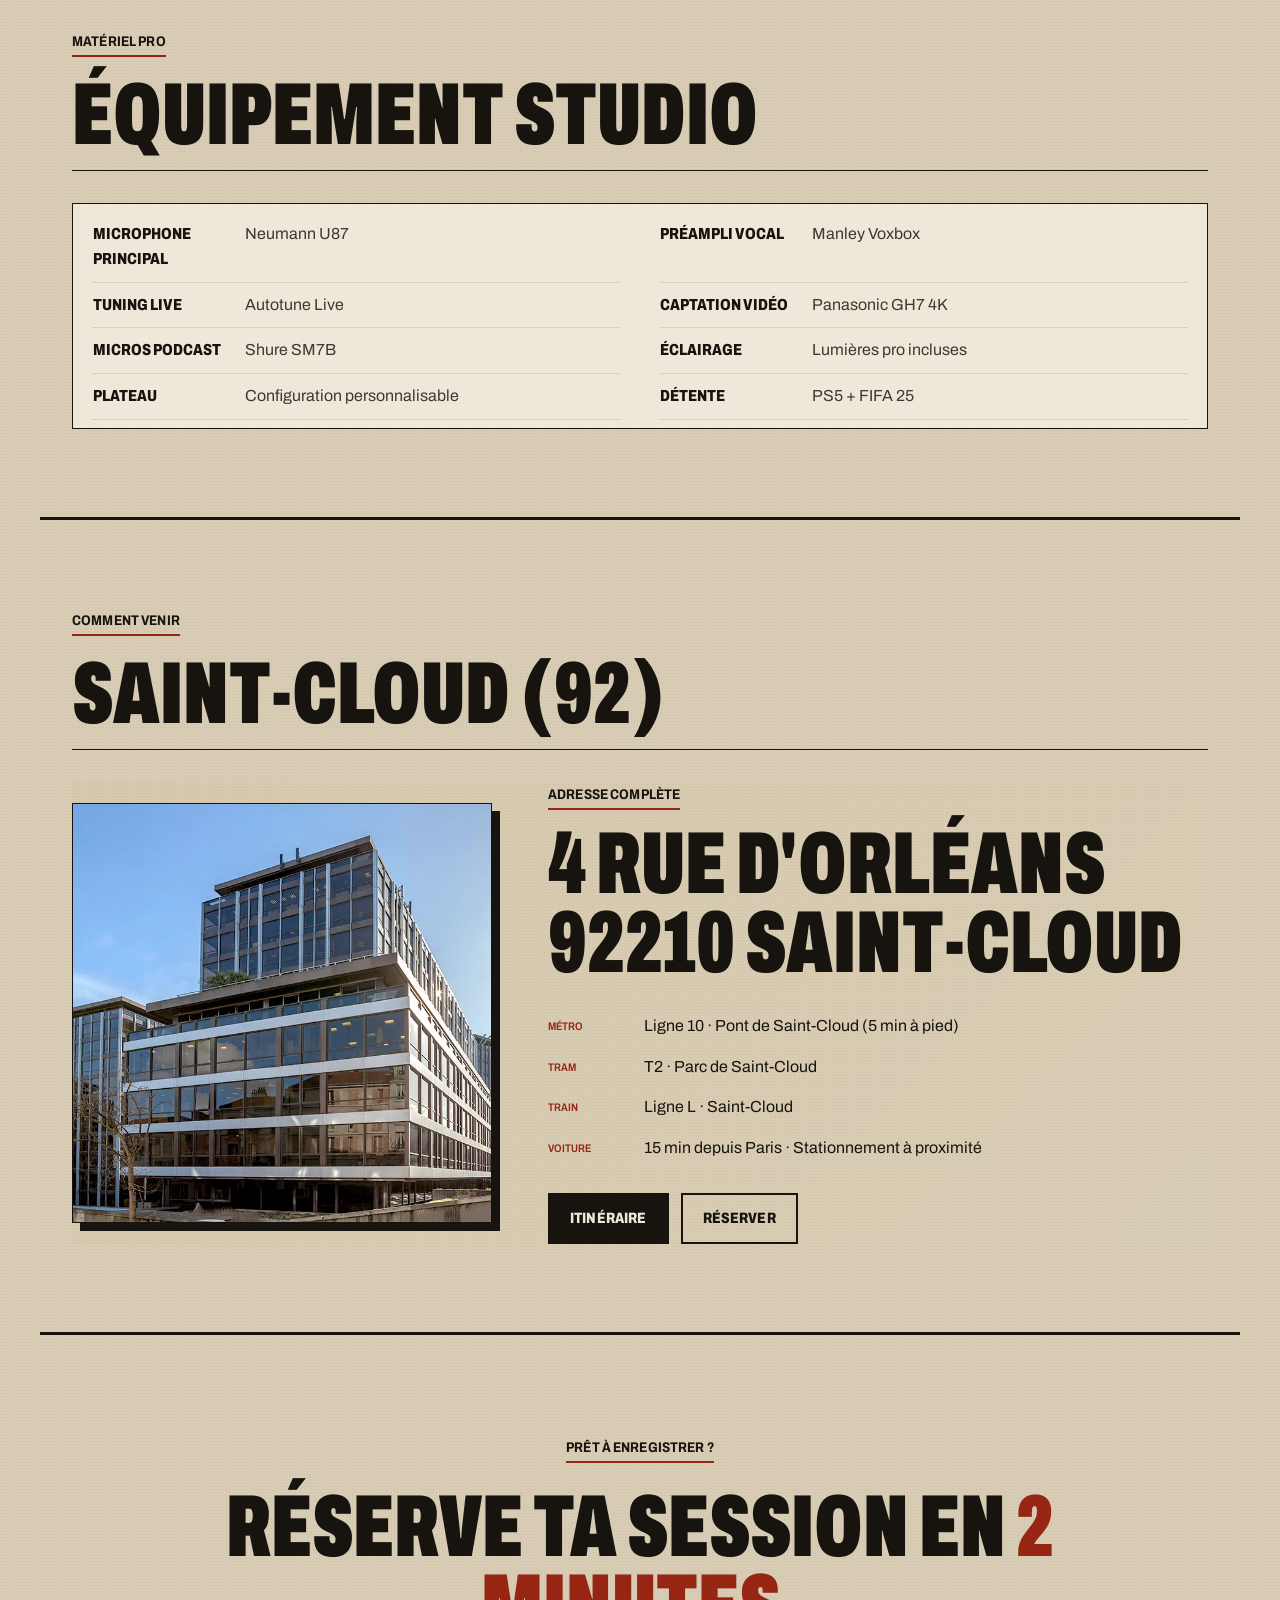
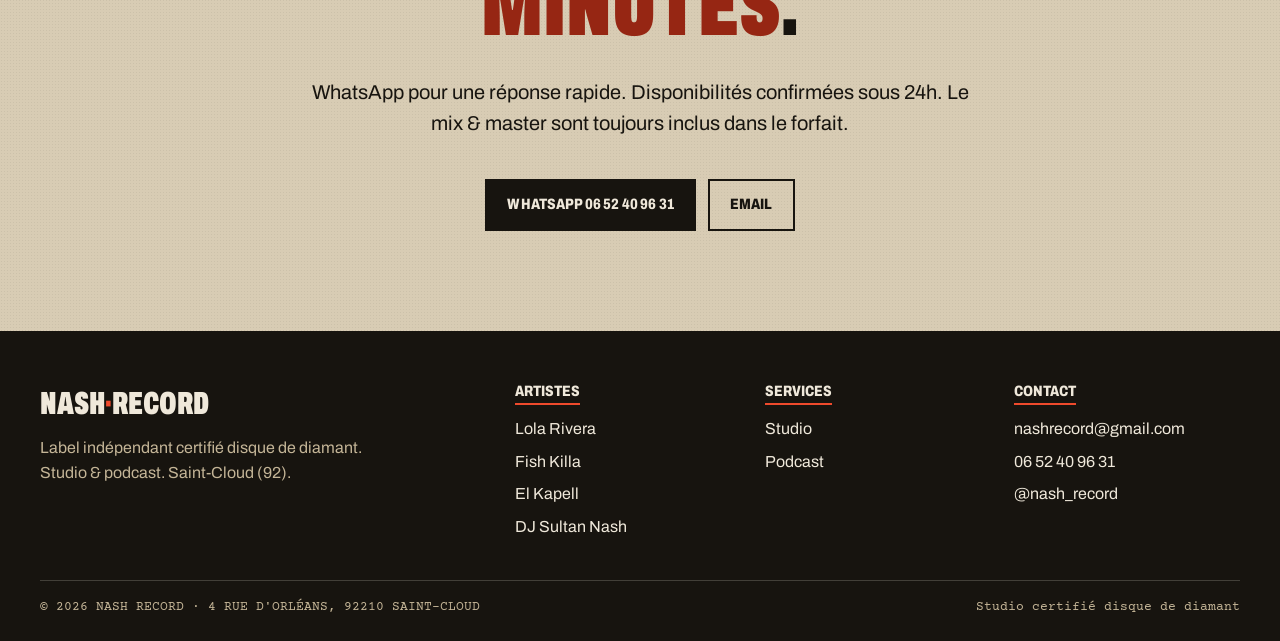
<file: studio.html>
<!DOCTYPE html>
<html lang="fr">
<head>
<meta charset="UTF-8">
<meta name="viewport" content="width=device-width, initial-scale=1.0">
<title>Studio d'enregistrement Paris — Nash Record · Mix & Mastering · 80€/2h · Saint-Cloud (92)</title>
<meta name="description" content="Studio d'enregistrement professionnel à Saint-Cloud (92), 10 min de Paris. Neumann U87, Manley Voxbox, mix & mastering inclus. Forfait 2h = 80€, 4h = 150€. Beatmaker certifié Diamant SNEP. Réservez au 06 52 40 96 31.">
<meta name="keywords" content="studio enregistrement Paris, studio enregistrement Saint-Cloud, location studio rap Paris, studio enregistrement 92, studio mix mastering Paris, prix studio enregistrement Paris, louer studio rap, studio prise de voix Paris, studio beatmaker Paris, Nash Record studio, studio enregistrement pas cher Paris, studio professionnel Hauts-de-Seine">
<link rel="canonical" href="https://nashrecord.com/studio">

<meta property="og:type" content="website">
<meta property="og:title" content="Studio Nash Record — Enregistrement, Mix &amp; Mastering · Saint-Cloud · 80€/2h">
<meta property="og:description" content="Studio pro à 10 min de Paris. Neumann U87 · Manley Voxbox · Mix &amp; master inclus. 2h = 80€ · 4h = 150€. Réservation WhatsApp.">
<meta property="og:image" content="https://nashrecord.com/assets/img/studio-u87.jpg">
<meta property="og:url" content="https://nashrecord.com/studio">

<script type="application/ld+json">
{
  "@context": "https://schema.org",
  "@graph": [
    {
      "@type": "LocalBusiness",
      "@id": "https://nashrecord.com/studio#business",
      "name": "Studio Nash Record",
      "alternateName": "Nash Record Studio Enregistrement",
      "description": "Studio d'enregistrement professionnel certifié disque de Diamant à Saint-Cloud (92). Prise de voix, production, mix & mastering. Neumann U87, Manley Voxbox. À 10 min de Paris.",
      "url": "https://nashrecord.com/studio",
      "image": "https://nashrecord.com/assets/img/studio-u87.jpg",
      "logo": "https://nashrecord.com/assets/img/nash-record-logo.png",
      "telephone": "+33652409631",
      "email": "nashrecord@gmail.com",
      "address": {
        "@type": "PostalAddress",
        "streetAddress": "4 rue d'Orléans",
        "postalCode": "92210",
        "addressLocality": "Saint-Cloud",
        "addressRegion": "Hauts-de-Seine",
        "addressCountry": "FR"
      },
      "geo": {
        "@type": "GeoCoordinates",
        "latitude": 48.8427,
        "longitude": 2.2154
      },
      "priceRange": "€€",
      "openingHoursSpecification": [
        {
          "@type": "OpeningHoursSpecification",
          "dayOfWeek": ["Monday","Tuesday","Wednesday","Thursday","Friday","Saturday","Sunday"],
          "opens": "10:00",
          "closes": "22:00"
        }
      ],
      "hasOfferCatalog": {
        "@type": "OfferCatalog",
        "name": "Tarifs Studio Nash Record",
        "itemListElement": [
          {
            "@type": "Offer",
            "name": "Session 2 heures",
            "price": "80",
            "priceCurrency": "EUR",
            "description": "2h de studio : prise de voix, production, mix & mastering inclus"
          },
          {
            "@type": "Offer",
            "name": "Session 4 heures",
            "price": "150",
            "priceCurrency": "EUR",
            "description": "4h de studio : prise de voix, production, mix & mastering inclus"
          }
        ]
      },
      "sameAs": ["https://www.instagram.com/nash_record/"]
    },
    {
      "@type": "FAQPage",
      "mainEntity": [
        {
          "@type": "Question",
          "name": "Quel est le prix du studio Nash Record ?",
          "acceptedAnswer": {
            "@type": "Answer",
            "text": "Le studio Nash Record propose deux forfaits tout compris : 2 heures à 80€ et 4 heures à 150€, mix & mastering inclus dans les deux cas."
          }
        },
        {
          "@type": "Question",
          "name": "Où se situe le studio Nash Record ?",
          "acceptedAnswer": {
            "@type": "Answer",
            "text": "Le studio est situé au 4 rue d'Orléans, 92210 Saint-Cloud — à 10 minutes de Paris, accessible en ligne L (Saint-Cloud) ou tramway T2."
          }
        },
        {
          "@type": "Question",
          "name": "Quel matériel est disponible au studio Nash Record ?",
          "acceptedAnswer": {
            "@type": "Answer",
            "text": "Le studio est équipé d'un micro Neumann U87, d'un préampli Manley Voxbox, d'une interface Apollo Twin, de moniteurs Adam Audio et d'une cabine d'isolation acoustique professionnelle."
          }
        },
        {
          "@type": "Question",
          "name": "Comment réserver une session au studio Nash Record ?",
          "acceptedAnswer": {
            "@type": "Answer",
            "text": "Réservez directement par WhatsApp au 06 52 40 96 31 ou par email à nashrecord@gmail.com. Réponse rapide 7j/7."
          }
        },
        {
          "@type": "Question",
          "name": "Le mix et le mastering sont-ils inclus dans le prix du studio ?",
          "acceptedAnswer": {
            "@type": "Answer",
            "text": "Oui, le mix et le mastering sont inclus dans tous les forfaits studio Nash Record, que ce soit le forfait 2h à 80€ ou le forfait 4h à 150€."
          }
        }
      ]
    }
  ]
}
</script>

<link rel="preconnect" href="https://fonts.googleapis.com">
<link rel="preconnect" href="https://fonts.gstatic.com" crossorigin>
<link href="https://fonts.googleapis.com/css2?family=Archivo:wdth,wght@62..125,400..900&family=Courier+Prime&display=swap" rel="stylesheet">
<link rel="stylesheet" href="assets/css/style.css">
<link rel="icon" type="image/png" href="assets/img/favicon.png">
</head>
<body>

<nav class="nav" id="nav">
  <a href="index.html" class="nav__logo"><img src="assets/img/logo/NASH_RECORD_NR_noir.svg" alt="Nash Record — accueil" class="nav__logo-img" width="44" height="33"></a>
  <ul class="nav__links" id="navLinks">
    <li><a href="index.html">Label</a></li>
    <li><a href="artistes.html">Artistes</a></li>
    <li><a href="studio.html" class="active">Studio</a></li>
    <li><a href="podcast.html">Podcast</a></li>
    <li><a href="#contact">Contact</a></li>
  </ul>
  <a href="https://wa.me/33652409631" target="_blank" rel="noopener" class="nav__cta">Réserver · WhatsApp</a>
  <div class="nav__burger" id="burger"><span></span><span></span><span></span></div>
</nav>

<!-- ============================================
     HERO with photo
     ============================================ -->
<section class="hero hero--photo">
  <img src="assets/img/studio-console.jpg" alt="Studio Nash Record — console d'enregistrement Saint-Cloud" class="hero__image">
  <div class="hero__image-fade"></div>
  <div class="hero__noise"></div>
  <div class="hero__inner" style="position: relative; z-index: 2;">
    <p class="eyebrow">Studio Certifié Diamant · Saint-Cloud (92)</p>
    <h1 class="hero__title">Le studio qui a <em>fait diamant</em>.</h1>
    <p class="lead">Enregistrement, mix &amp; mastering. Beatmaker certifié disque de diamant. Mêmes outils, même oreille, même standard de production que sur les hits multi-millions de streams.</p>

    <div class="hero__meta">
      <div class="hero__meta-item">
        <div class="hero__meta-label">Adresse</div>
        <div class="hero__meta-value">4 rue d'Orléans, 92210 Saint-Cloud</div>
      </div>
      <div class="hero__meta-item">
        <div class="hero__meta-label">Accès</div>
        <div class="hero__meta-value">Métro 10 · Tram T2 · Ligne L</div>
      </div>
      <div class="hero__meta-item">
        <div class="hero__meta-label">Téléphone &amp; WhatsApp</div>
        <div class="hero__meta-value">06 52 40 96 31</div>
      </div>
      <div class="hero__meta-item">
        <div class="hero__meta-label">Forfait découverte</div>
        <div class="hero__meta-value">2h enregistrement = 80€</div>
      </div>
    </div>

    <div class="btn-group">
      <a href="https://wa.me/33652409631" target="_blank" rel="noopener" class="btn btn--primary">Réserver via WhatsApp</a>
      <a href="tel:+33652409631" class="btn btn--ghost">Appeler le studio</a>
      <a href="#tarifs" class="btn btn--ghost">Voir les tarifs</a>
    </div>
  </div>
</section>

<div class="divider"></div>

<!-- ============================================
     CRÉDIBILITÉ — DISQUE DE DIAMANT
     ============================================ -->
<section>
  <div class="container">
    <div class="section-header">
      <div class="section-header__title">
        <p class="eyebrow">Pourquoi Nash Record Studio</p>
        <h2>Le studio derrière les disques de <em>diamant</em>.</h2>
      </div>
    </div>

    <p class="lead" style="max-width: 700px; margin-bottom: 48px;">Nash Record n'est pas un studio comme les autres. Notre beatmaker a co-signé un disque de diamant pour plus de 50 millions de streams. Quand tu enregistres ici, tu travailles avec les mêmes oreilles qui ont produit des hits qui passent en radio.</p>

    <div style="display: grid; grid-template-columns: repeat(auto-fit, minmax(220px, 1fr)); gap: 16px;">
      <div style="background: var(--color-bg-soft); border: 1px solid var(--color-line); border-radius: var(--radius-md); padding: 36px 28px; text-align: center;">
        <div style="font-family: var(--font-display); font-size: 42px; color: var(--color-accent); margin-bottom: 8px;">405M+</div>
        <div style="font-family: var(--font-mono); font-size: 11px; color: var(--color-text-faint);">STREAMS GÉNÉRÉS</div>
      </div>
      <div style="background: var(--color-bg-soft); border: 1px solid var(--color-line); border-radius: var(--radius-md); padding: 36px 28px; text-align: center;">
        <div style="font-family: var(--font-display); font-size: 42px; color: var(--color-accent); margin-bottom: 8px;">1.7M</div>
        <div style="font-family: var(--font-mono); font-size: 11px; color: var(--color-text-faint);">SHAZAMS</div>
      </div>
      <div style="background: var(--color-bg-soft); border: 1px solid var(--color-line); border-radius: var(--radius-md); padding: 36px 28px; text-align: center;">
        <div style="font-family: var(--font-display); font-size: 42px; color: var(--color-accent); margin-bottom: 8px;">337M</div>
        <div style="font-family: var(--font-mono); font-size: 11px; color: var(--color-text-faint);">VUES TIKTOK / REELS</div>
      </div>
      <div style="background: var(--color-bg-soft); border: 1px solid var(--color-line); border-radius: var(--radius-md); padding: 36px 28px; text-align: center;">
        <div style="font-family: var(--font-display); font-size: 42px; color: var(--color-accent); margin-bottom: 8px;">178</div>
        <div style="font-family: var(--font-mono); font-size: 11px; color: var(--color-text-faint);">CRÉDITS DISCOGRAPHIQUES</div>
      </div>
    </div>

    <p style="margin-top: 32px; font-family: var(--font-mono); font-size: 11px; color: var(--color-text-faint); text-align: center;">
      STATS BEATMAKER NASH RECORD · MIEUX QUE 98% DE L'INDUSTRIE
    </p>
  </div>
</section>

<div class="divider"></div>

<!-- ============================================
     GALERIE STUDIO
     ============================================ -->
<section>
  <div class="container">
    <div class="section-header">
      <div class="section-header__title">
        <p class="eyebrow">Le studio en images</p>
        <h2>L'équipement</h2>
      </div>
    </div>

    <div class="gallery reveal">
      <div class="gallery__item gallery__item--wide">
        <img src="assets/img/studio-manley.jpg" alt="Manley Voxbox — préampli studio Nash Record" loading="lazy">
      </div>
      <div class="gallery__item">
        <img src="assets/img/studio-console.jpg" alt="Console studio Nash Record — monitoring pro" loading="lazy">
      </div>
      <div class="gallery__item">
        <img src="assets/img/studio-u87.jpg" alt="Cabine vocale Neumann U87 — Studio Nash Record Saint-Cloud" loading="lazy">
      </div>
    </div>
  </div>
</section>

<div class="divider"></div>

<!-- ============================================
     TARIFS
     ============================================ -->
<section id="tarifs">
  <div class="container">
    <div class="section-header">
      <div class="section-header__title">
        <p class="eyebrow">Tarifs · Mix &amp; master toujours inclus</p>
        <h2>Forfaits enregistrement</h2>
      </div>
      <a href="https://wa.me/33652409631" target="_blank" rel="noopener" class="section-header__cta">Réserver maintenant →</a>
    </div>

    <div class="services">
      <div class="service">
        <div class="service__num">FORFAIT 1</div>
        <h3 class="service__title">2h d'enregistrement</h3>
        <p class="service__desc">Idéal pour boucler un titre. Prise de voix, mix &amp; mastering inclus dans la session. Ressors avec ton morceau prêt pour les plateformes.</p>
        <div style="font-family: var(--font-display); font-size: 56px; color: var(--color-accent); margin-bottom: 16px;">80€</div>
        <a href="https://wa.me/33652409631?text=Bonjour%2C%20je%20veux%20r%C3%A9server%20le%20forfait%202h%20d%27enregistrement" target="_blank" rel="noopener" class="service__link">Réserver 2h</a>
      </div>
      <div class="service" style="background: linear-gradient(135deg, rgba(201, 169, 97, 0.08), rgba(201, 169, 97, 0.02)); border-left: 2px solid var(--color-accent);">
        <div class="service__num" style="color: var(--color-accent);">★ FORFAIT POPULAIRE</div>
        <h3 class="service__title">4h d'enregistrement</h3>
        <p class="service__desc">Le bon ratio temps/prix. Pour enregistrer 2 à 3 titres ou peaufiner un projet plus complexe. Mix &amp; master toujours inclus.</p>
        <div style="font-family: var(--font-display); font-size: 56px; color: var(--color-accent); margin-bottom: 16px;">150€</div>
        <a href="https://wa.me/33652409631?text=Bonjour%2C%20je%20veux%20r%C3%A9server%20le%20forfait%204h%20d%27enregistrement" target="_blank" rel="noopener" class="service__link">Réserver 4h</a>
      </div>
    </div>

    <p style="text-align: center; margin-top: 24px; font-family: var(--font-mono); font-size: 11px; color: var(--color-accent);">
      ✓ MIX &amp; MASTER INCLUS DANS TOUS LES FORFAITS
    </p>
  </div>
</section>

<div class="divider"></div>

<!-- ============================================
     SERVICES ADDITIONNELS
     ============================================ -->
<section>
  <div class="container">
    <div class="section-header">
      <div class="section-header__title">
        <p class="eyebrow">Pour aller plus loin</p>
        <h2>Services additionnels</h2>
      </div>
    </div>

    <div class="services">
      <div class="service">
        <div class="service__num">VIDÉO</div>
        <h3 class="service__title">Réel 4K</h3>
        <p class="service__desc">Mini-clip studio format réseaux sociaux, 1 minute. Caméras Panasonic GH7 4K, lumières pro incluses. Le contenu qu'il te faut pour TikTok / Reels / Shorts.</p>
        <div style="font-family: var(--font-display); font-size: 36px; color: var(--color-accent); margin-bottom: 16px;">80€</div>
        <a href="https://wa.me/33652409631?text=Bonjour%2C%20je%20veux%20r%C3%A9server%20un%20R%C3%A9el%204K" target="_blank" rel="noopener" class="service__link">Réserver</a>
      </div>
      <div class="service">
        <div class="service__num">PODCAST</div>
        <h3 class="service__title">Interview découverte artiste</h3>
        <p class="service__desc">Podcast d'interview pour faire découvrir ton univers. Format vidéo + audio. Distribution sur la chaîne Nash Record.</p>
        <div style="font-family: var(--font-display); font-size: 36px; color: var(--color-accent); margin-bottom: 16px;">80€</div>
        <a href="https://wa.me/33652409631?text=Bonjour%2C%20je%20veux%20r%C3%A9server%20une%20interview%20podcast" target="_blank" rel="noopener" class="service__link">Réserver</a>
      </div>
      <div class="service">
        <div class="service__num">MIX &amp; MASTER</div>
        <h3 class="service__title">Mix &amp; Mastering seul</h3>
        <p class="service__desc">Tu as déjà ton enregistrement ? Apporte ton multitrack, on s'occupe du mix et du mastering aux standards radio.</p>
        <div style="font-family: var(--font-display); font-size: 36px; color: var(--color-accent); margin-bottom: 16px;">150€</div>
        <a href="https://wa.me/33652409631?text=Bonjour%2C%20je%20veux%20faire%20mixer%20%2F%20masteriser%20mon%20titre" target="_blank" rel="noopener" class="service__link">Demander un devis</a>
      </div>
      <div class="service" style="background: linear-gradient(135deg, rgba(201, 169, 97, 0.08), rgba(201, 169, 97, 0.02)); border-left: 2px solid var(--color-accent);">
        <div class="service__num" style="color: var(--color-accent);">★ EXCLUSIF</div>
        <h3 class="service__title">Prod sur mesure</h3>
        <p class="service__desc">Une production composée spécialement pour ton projet par notre <strong style="color: var(--color-accent);">beatmaker certifié diamant</strong>. Toplines, instrumentations, arrangements.</p>
        <div style="font-family: var(--font-display); font-size: 36px; color: var(--color-accent); margin-bottom: 16px;">à partir de 250€</div>
        <a href="https://wa.me/33652409631?text=Bonjour%2C%20je%20veux%20une%20prod%20sur%20mesure" target="_blank" rel="noopener" class="service__link">Demander un devis</a>
      </div>
    </div>
  </div>
</section>

<div class="divider"></div>

<!-- ============================================
     ÉQUIPEMENT
     ============================================ -->
<section>
  <div class="container">
    <div class="section-header">
      <div class="section-header__title">
        <p class="eyebrow">Matériel pro</p>
        <h2>Équipement studio</h2>
      </div>
    </div>

    <div class="credits">
      <div class="credit">
        <div class="credit__role">Microphone principal</div>
        <div class="credit__name">Neumann U87</div>
      </div>
      <div class="credit">
        <div class="credit__role">Préampli vocal</div>
        <div class="credit__name">Manley Voxbox</div>
      </div>
      <div class="credit">
        <div class="credit__role">Tuning live</div>
        <div class="credit__name">Autotune Live</div>
      </div>
      <div class="credit">
        <div class="credit__role">Captation vidéo</div>
        <div class="credit__name">Panasonic GH7 4K</div>
      </div>
      <div class="credit">
        <div class="credit__role">Micros podcast</div>
        <div class="credit__name">Shure SM7B</div>
      </div>
      <div class="credit">
        <div class="credit__role">Éclairage</div>
        <div class="credit__name">Lumières pro incluses</div>
      </div>
      <div class="credit">
        <div class="credit__role">Plateau</div>
        <div class="credit__name">Configuration personnalisable</div>
      </div>
      <div class="credit">
        <div class="credit__role">Détente</div>
        <div class="credit__name">PS5 + FIFA 25</div>
      </div>
    </div>
  </div>
</section>

<div class="divider"></div>

<!-- ============================================
     ACCÈS
     ============================================ -->
<section>
  <div class="container">
    <div class="section-header">
      <div class="section-header__title">
        <p class="eyebrow">Comment venir</p>
        <h2>Saint-Cloud (92)</h2>
      </div>
    </div>

    <div class="spotlight reveal" style="background: linear-gradient(135deg, rgba(201, 169, 97, 0.08), rgba(255, 255, 255, 0.02));">
      <div class="spotlight__cover">
        <img src="assets/img/studio-batiment.webp" alt="Bâtiment studio Nash Record — 4 rue d'Orléans, Saint-Cloud 92210" class="spotlight__cover-img" loading="lazy">
      </div>
      <div class="spotlight__content">
        <p class="eyebrow">Adresse complète</p>
        <h3 class="spotlight__title">4 rue d'Orléans<br>92210 Saint-Cloud</h3>

        <div style="margin: 32px 0; display: flex; flex-direction: column; gap: 16px;">
          <div style="display: flex; gap: 16px; align-items: center;">
            <span style="font-family: var(--font-mono); font-size: 11px; color: var(--color-accent); min-width: 80px;">MÉTRO</span>
            <span>Ligne 10 · Pont de Saint-Cloud (5 min à pied)</span>
          </div>
          <div style="display: flex; gap: 16px; align-items: center;">
            <span style="font-family: var(--font-mono); font-size: 11px; color: var(--color-accent); min-width: 80px;">TRAM</span>
            <span>T2 · Parc de Saint-Cloud</span>
          </div>
          <div style="display: flex; gap: 16px; align-items: center;">
            <span style="font-family: var(--font-mono); font-size: 11px; color: var(--color-accent); min-width: 80px;">TRAIN</span>
            <span>Ligne L · Saint-Cloud</span>
          </div>
          <div style="display: flex; gap: 16px; align-items: center;">
            <span style="font-family: var(--font-mono); font-size: 11px; color: var(--color-accent); min-width: 80px;">VOITURE</span>
            <span>15 min depuis Paris · Stationnement à proximité</span>
          </div>
        </div>

        <div class="btn-group">
          <a href="https://maps.apple.com/?q=4+rue+d'Orléans+92210+Saint-Cloud" target="_blank" rel="noopener" class="btn btn--primary">Itinéraire</a>
          <a href="https://wa.me/33652409631" target="_blank" rel="noopener" class="btn btn--ghost">Réserver</a>
        </div>
      </div>
    </div>
  </div>
</section>

<div class="divider"></div>

<!-- ============================================
     CTA FINAL
     ============================================ -->
<section style="padding: 100px 0;">
  <div class="container text-center">
    <p class="eyebrow text-center" style="margin-bottom: 24px;">Prêt à enregistrer ?</p>
    <h2 style="margin-bottom: 32px;">Réserve ta session en <em style="color: var(--color-accent);">2 minutes</em>.</h2>
    <p class="lead" style="margin: 0 auto 40px; text-align: center;">WhatsApp pour une réponse rapide. Disponibilités confirmées sous 24h. Le mix &amp; master sont toujours inclus dans le forfait.</p>
    <div class="btn-group" style="justify-content: center;">
      <a href="https://wa.me/33652409631" target="_blank" rel="noopener" class="btn btn--primary">WhatsApp 06 52 40 96 31</a>
      <a href="mailto:nashrecord@gmail.com" class="btn btn--ghost">Email</a>
    </div>
  </div>
</section>

<!-- Footer -->
<footer class="footer" id="contact">
  <div class="footer__grid">
    <div>
      <div class="footer__brand">NASH<span>·</span>RECORD</div>
      <p class="footer__about">Label indépendant certifié disque de diamant. Studio &amp; podcast. Saint-Cloud (92).</p>
    </div>
    <div class="footer__col">
      <h5>Artistes</h5>
      <ul>
        <li><a href="lola-rivera.html">Lola Rivera</a></li>
        <li><a href="fish-killa.html">Fish Killa</a></li>
        <li><a href="el-kapell.html">El Kapell</a></li>
        <li><a href="sultan-nash.html">DJ Sultan Nash</a></li>
      </ul>
    </div>
    <div class="footer__col">
      <h5>Services</h5>
      <ul>
        <li><a href="studio.html">Studio</a></li>
        <li><a href="podcast.html">Podcast</a></li>
      </ul>
    </div>
    <div class="footer__col">
      <h5>Contact</h5>
      <ul>
        <li><a href="mailto:nashrecord@gmail.com">nashrecord@gmail.com</a></li>
        <li><a href="tel:+33652409631">06 52 40 96 31</a></li>
        <li><a href="https://www.instagram.com/nash_record/" target="_blank" rel="noopener">@nash_record</a></li>
      </ul>
    </div>
  </div>
  <div class="footer__bottom">
    <span>© 2026 NASH RECORD · 4 RUE D'ORLÉANS, 92210 SAINT-CLOUD</span>
    <span>Studio certifié disque de diamant</span>
  </div>
</footer>

<script src="assets/js/main.js"></script>
</body>
</html>
</file>
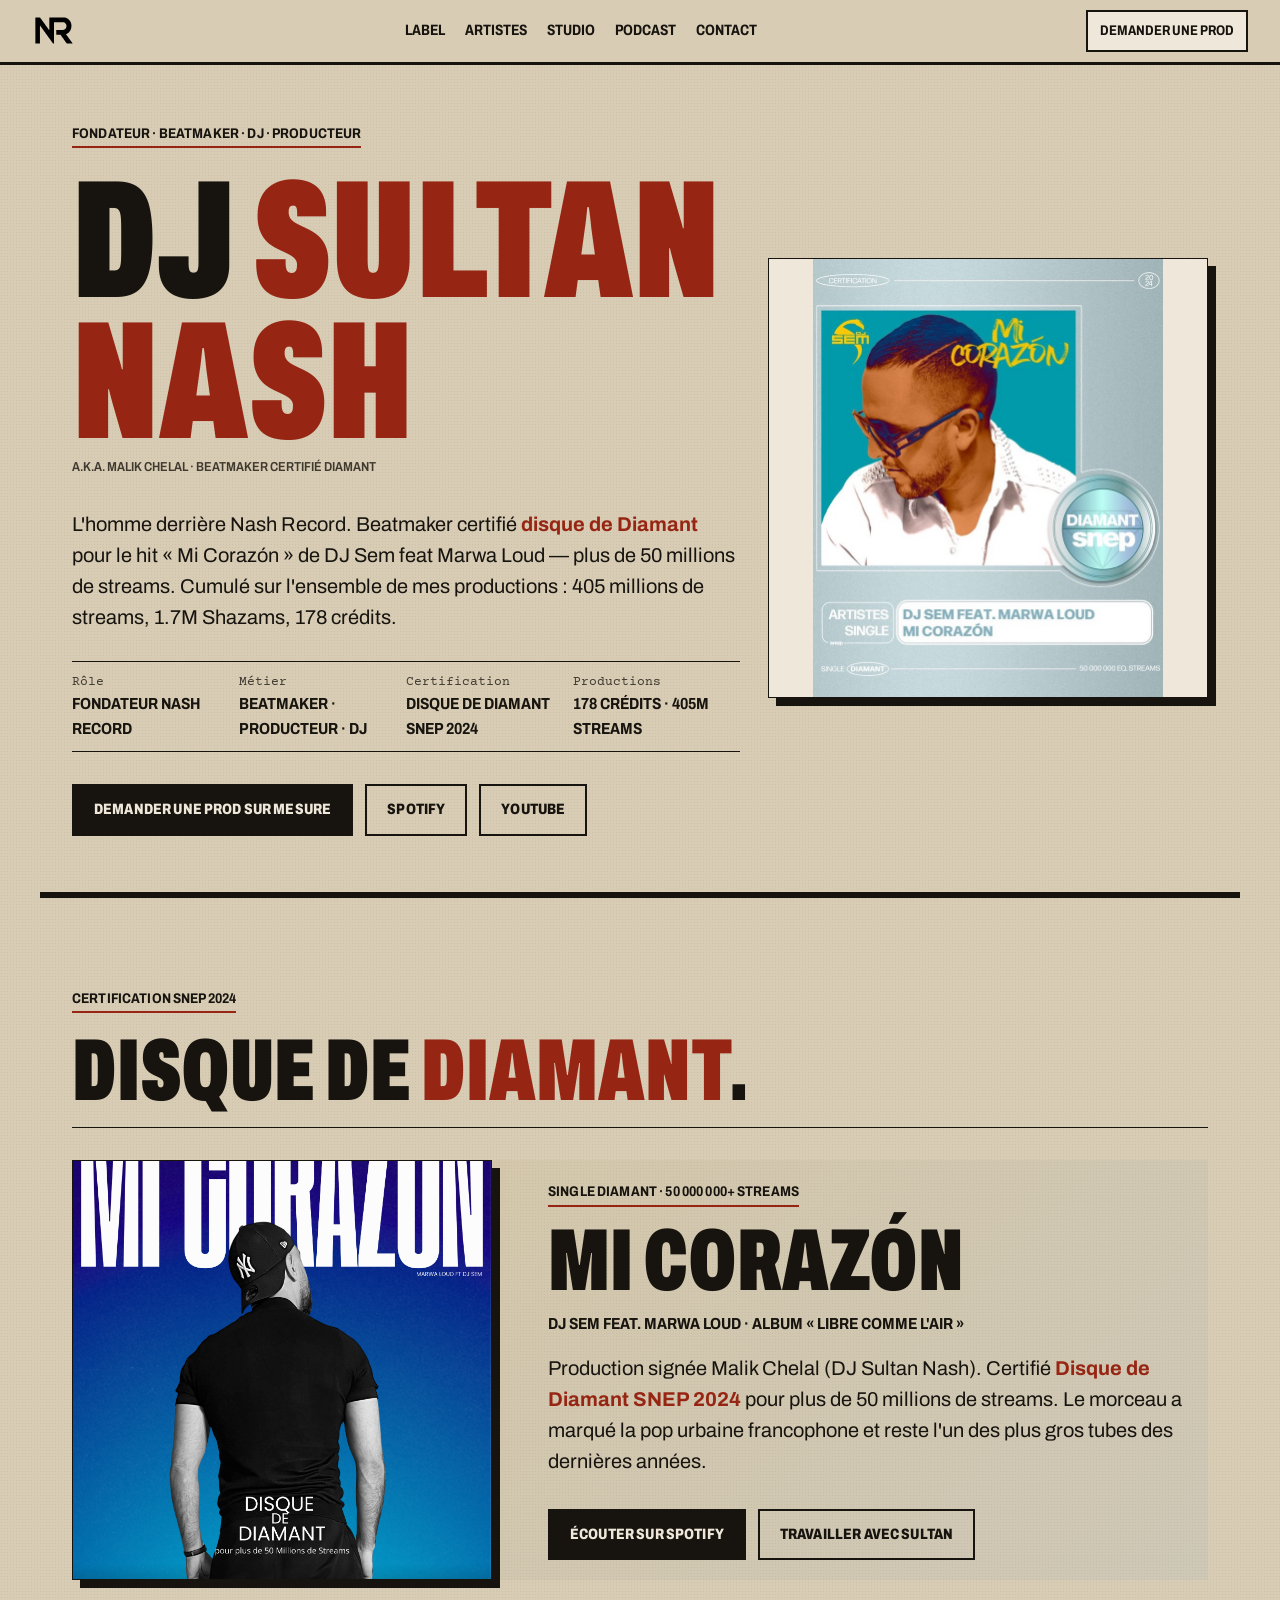
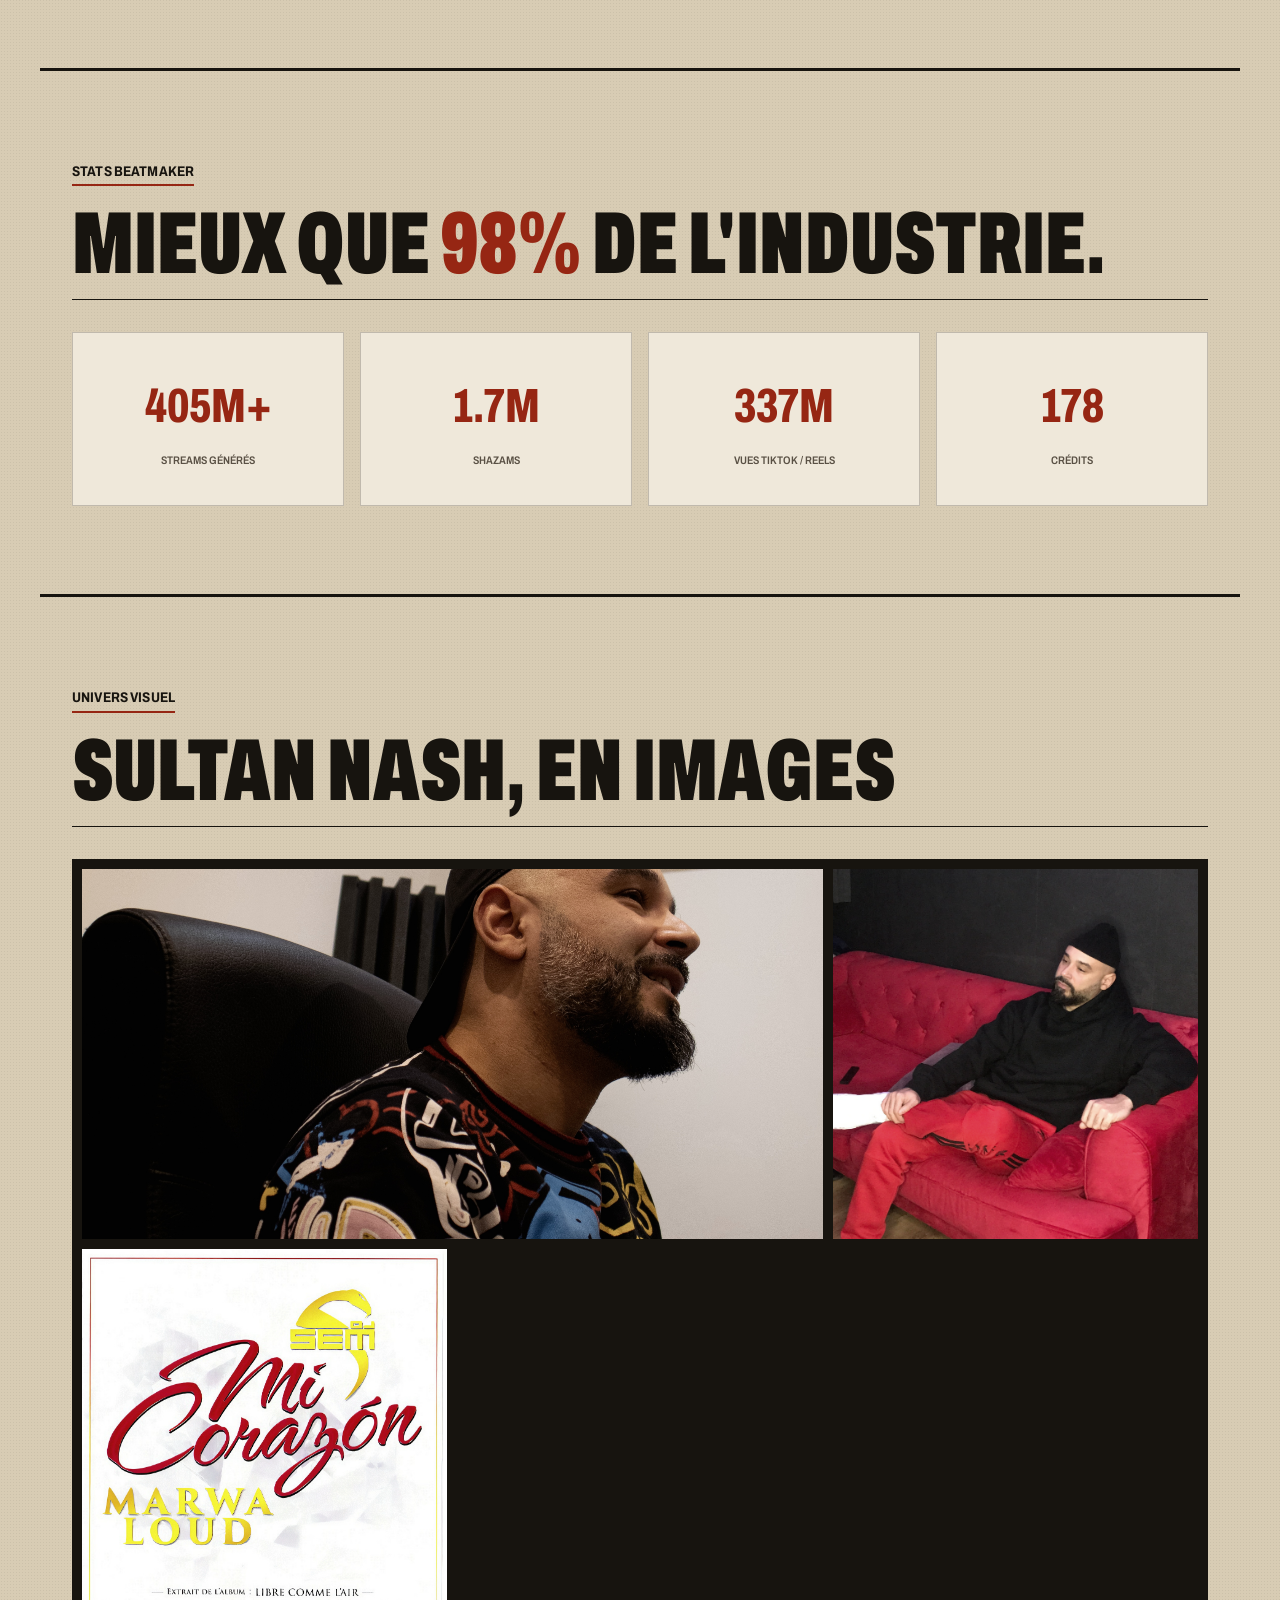
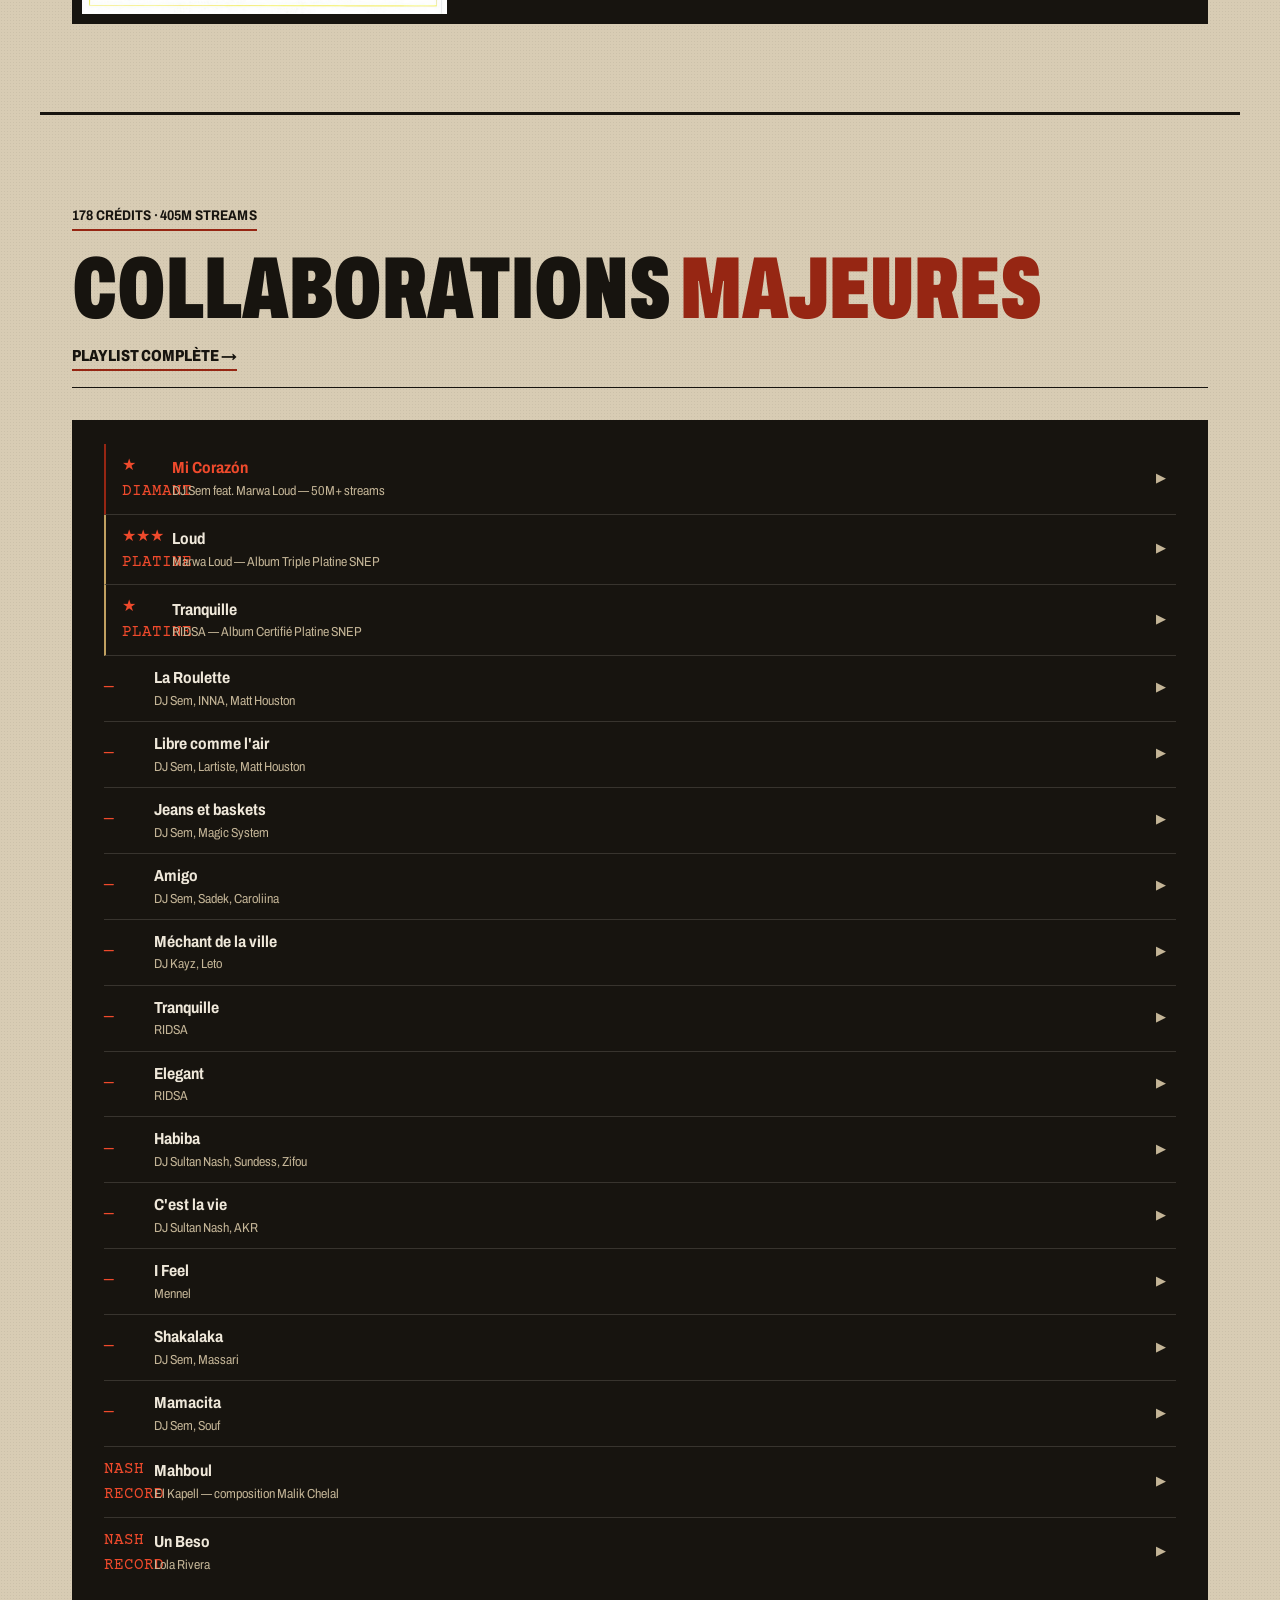
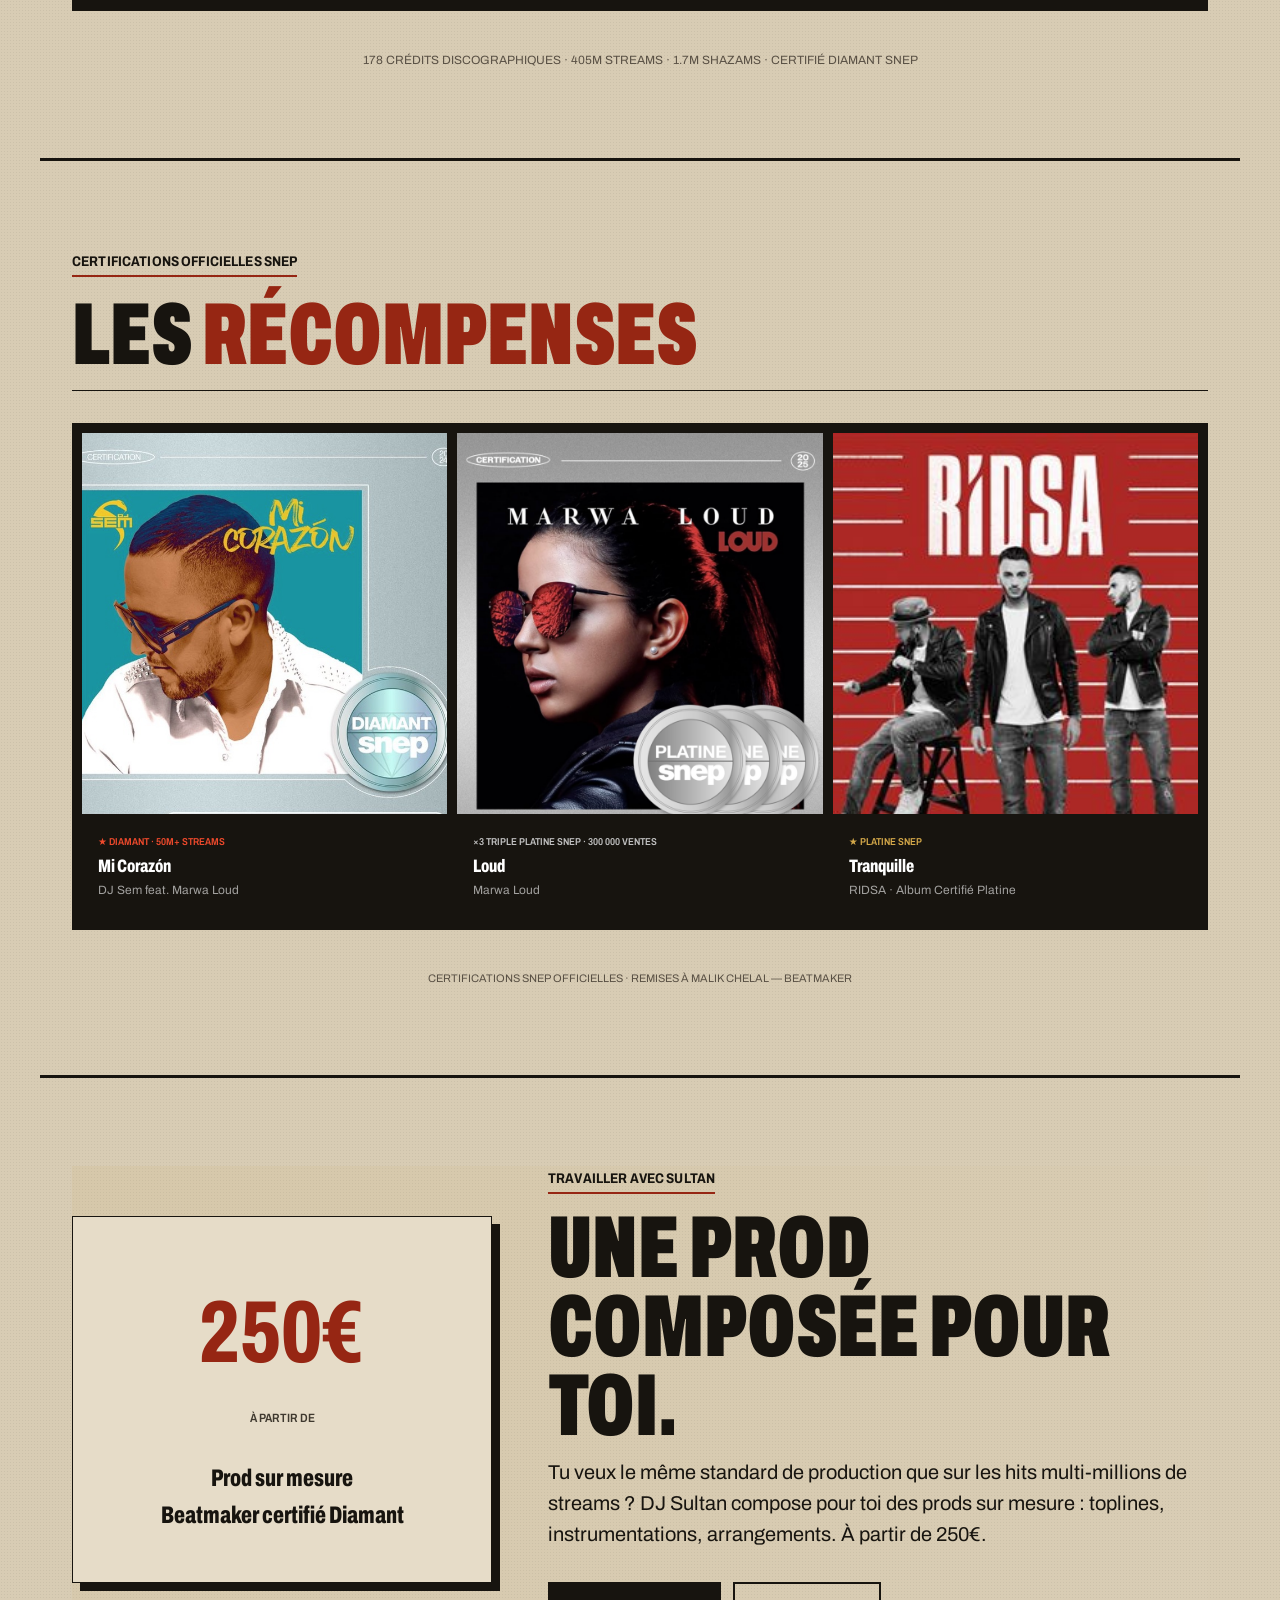
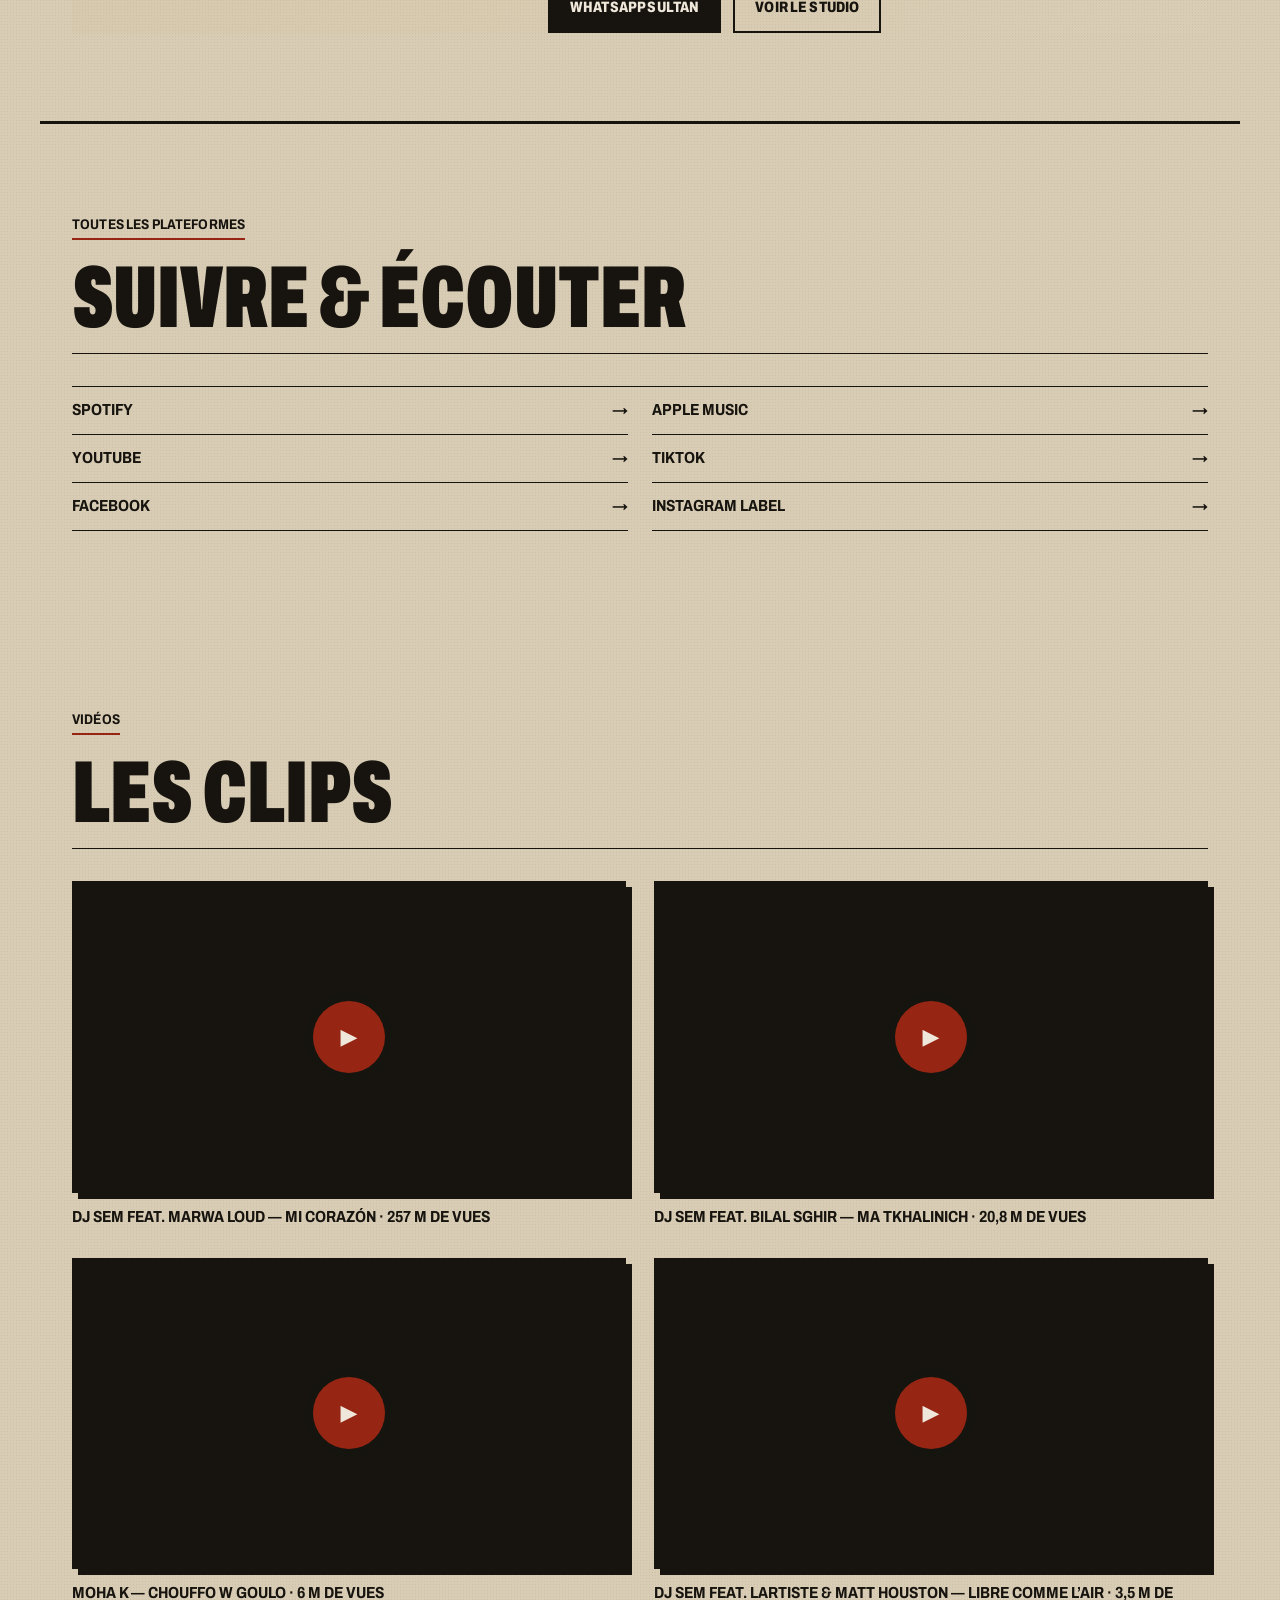
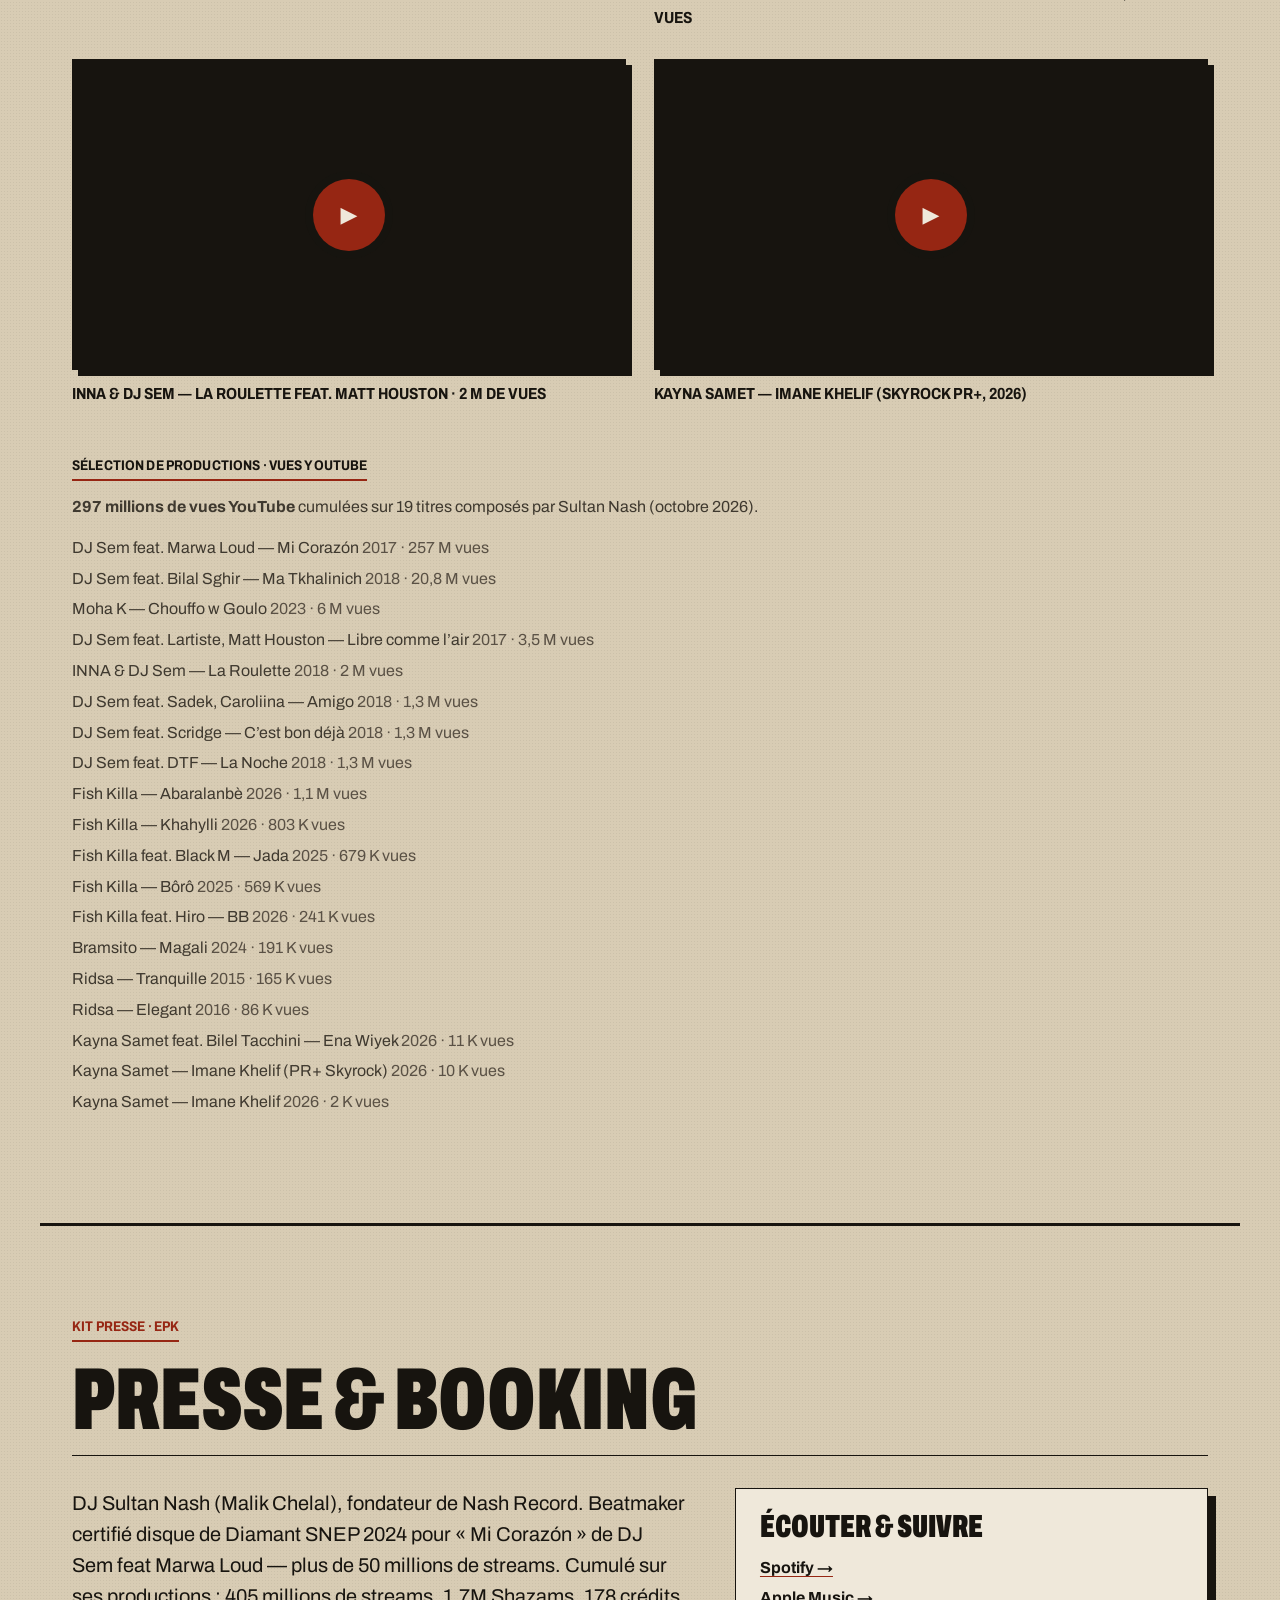
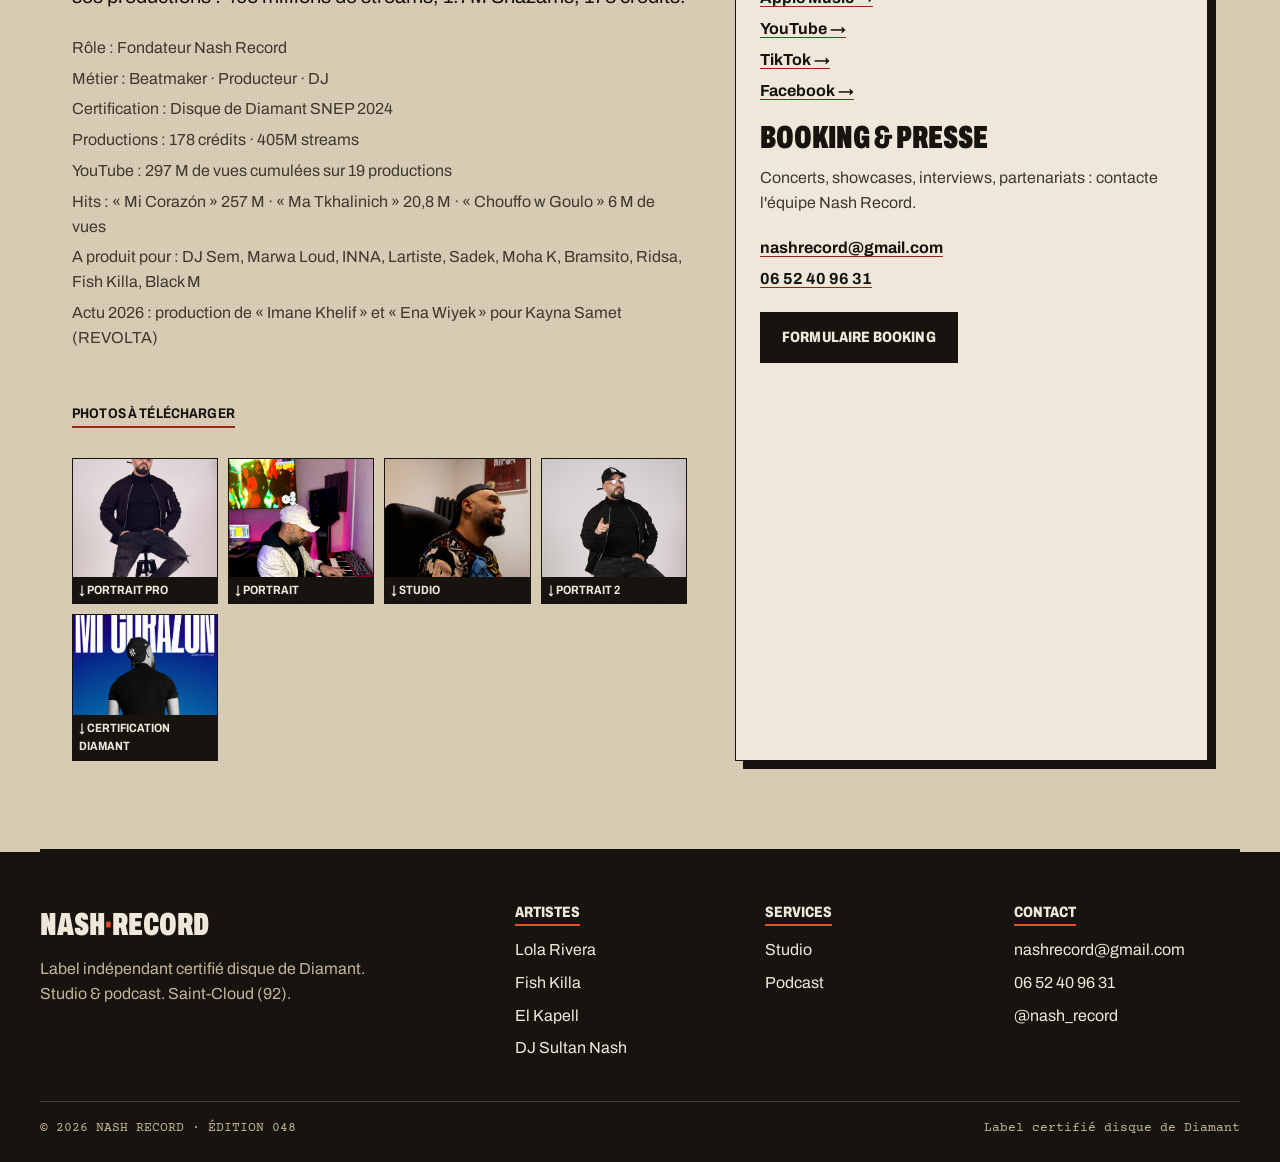
<file: sultan-nash.html>
<!DOCTYPE html>
<html lang="fr">
<head>
<meta charset="UTF-8">
<meta name="viewport" content="width=device-width, initial-scale=1.0">
<title>DJ Sultan Nash · Malik Chelal — Beatmaker Certifié Diamant | Nash Record</title>
<meta name="description" content="DJ Sultan Nash (Malik Chelal), fondateur de Nash Record et beatmaker certifié disque de Diamant. Producteur du hit « Mi Corazón » de DJ Sem feat Marwa Loud (50M+ streams). 178 crédits, 405M streams cumulés.">
<meta name="keywords" content="DJ Sultan Nash, Malik Chelal, Malik Chelal beatmaker, beatmaker certifié diamant, fondateur Nash Record, producteur français, Mi Corazón Marwa Loud DJ Sem, beatmaker rap français, prod sur mesure, prod beatmaker Paris">
<link rel="canonical" href="https://nashrecord.com/sultan-nash">

<meta property="og:type" content="profile">
<meta property="og:title" content="DJ Sultan Nash · Malik Chelal — Beatmaker Certifié Diamant">
<meta property="og:description" content="Fondateur Nash Record. Beatmaker certifié Diamant — Mi Corazón (DJ Sem ft Marwa Loud, 50M+ streams). 178 crédits, 405M streams.">
<meta property="og:image" content="https://nashrecord.com/assets/img/nash-record-logo.png">
<meta property="og:url" content="https://nashrecord.com/sultan-nash">

<script type="application/ld+json">
{
  "@context": "https://schema.org",
  "@type": "Person",
  "name": "Malik Chelal",
  "alternateName": "DJ Sultan Nash",
  "jobTitle": "Fondateur Nash Record · Beatmaker certifié Diamant · DJ · Producteur",
  "url": "https://nashrecord.com/sultan-nash",
  "award": "Disque de Diamant SNEP 2024 — Mi Corazón (DJ Sem ft Marwa Loud, 50M+ streams)",
  "sameAs": [
    "https://www.youtube.com/@SultanNash",
    "https://www.tiktok.com/@dj_sultan_nash",
    "https://open.spotify.com/intl-fr/artist/52IsUKYEAxJTvMvzCq8kAB",
    "https://music.apple.com/fr/artist/dj-sultan-nash/804282839",
    "https://www.facebook.com/DjSultanNash/"
  ],
  "worksFor": {
    "@type": "Organization",
    "name": "Nash Record",
    "url": "https://nashrecord.com"
  }
}
</script>

<link rel="preconnect" href="https://fonts.googleapis.com">
<link rel="preconnect" href="https://fonts.gstatic.com" crossorigin>
<link href="https://fonts.googleapis.com/css2?family=Archivo:wdth,wght@62..125,400..900&family=Courier+Prime&display=swap" rel="stylesheet">
<link rel="stylesheet" href="assets/css/style.css">
<link rel="icon" type="image/png" href="assets/img/favicon.png">
</head>
<body>

<nav class="nav" id="nav">
  <a href="index.html" class="nav__logo"><img src="assets/img/logo/NASH_RECORD_NR_noir.svg" alt="Nash Record — accueil" class="nav__logo-img" width="44" height="33"></a>
  <ul class="nav__links" id="navLinks">
    <li><a href="index.html">Label</a></li>
    <li><a href="artistes.html">Artistes</a></li>
    <li><a href="studio.html">Studio</a></li>
    <li><a href="podcast.html">Podcast</a></li>
    <li><a href="#contact">Contact</a></li>
  </ul>
  <a href="https://wa.me/33652409631" target="_blank" rel="noopener" class="nav__cta">Demander une prod</a>
  <div class="nav__burger" id="burger"><span></span><span></span><span></span></div>
</nav>

<!-- ============================================
     HERO with photo
     ============================================ -->
<section class="hero hero--photo">
  <img src="assets/img/cert-mi-corazon-diamant.jpg" alt="Certification SNEP Diamant — Mi Corazón, DJ Sem feat. Marwa Loud, production Malik Chelal" class="hero__image" style="object-fit: contain; background: var(--paper);">
  <div class="hero__image-fade"></div>
  <div class="hero__noise"></div>
  <div class="hero__inner" style="position: relative; z-index: 2;">
    <p class="eyebrow">Fondateur · Beatmaker · DJ · Producteur</p>
    <h1 class="hero__title">DJ <em>Sultan Nash</em></h1>
    <p style="font-family: var(--font-mono); font-size: 13px; color: var(--color-text-muted); margin: -16px 0 32px; text-transform: uppercase;">
      A.K.A. Malik Chelal · Beatmaker certifié Diamant
    </p>
    <p class="lead">L'homme derrière Nash Record. Beatmaker certifié <strong style="color: var(--color-accent);">disque de Diamant</strong> pour le hit « Mi Corazón » de DJ Sem feat Marwa Loud — plus de 50 millions de streams. Cumulé sur l'ensemble de mes productions : 405 millions de streams, 1.7M Shazams, 178 crédits.</p>

    <div class="hero__meta">
      <div class="hero__meta-item">
        <div class="hero__meta-label">Rôle</div>
        <div class="hero__meta-value">Fondateur Nash Record</div>
      </div>
      <div class="hero__meta-item">
        <div class="hero__meta-label">Métier</div>
        <div class="hero__meta-value">Beatmaker · Producteur · DJ</div>
      </div>
      <div class="hero__meta-item">
        <div class="hero__meta-label">Certification</div>
        <div class="hero__meta-value">Disque de Diamant SNEP 2024</div>
      </div>
      <div class="hero__meta-item">
        <div class="hero__meta-label">Productions</div>
        <div class="hero__meta-value">178 crédits · 405M streams</div>
      </div>
    </div>

    <div class="btn-group">
      <a href="https://wa.me/33652409631?text=Bonjour%20Sultan%2C%20je%20veux%20une%20prod%20sur%20mesure" target="_blank" rel="noopener" class="btn btn--primary">Demander une prod sur mesure</a>
      <a href="https://open.spotify.com/intl-fr/artist/52IsUKYEAxJTvMvzCq8kAB?si=Bet0YbJMQYG5Ym8uA4kkTQ" target="_blank" rel="noopener" class="btn btn--ghost">Spotify</a>
      <a href="https://www.youtube.com/@SultanNash" target="_blank" rel="noopener" class="btn btn--ghost">YouTube</a>
    </div>
  </div>
</section>

<div class="divider"></div>

<!-- ============================================
     CERTIFICATION DIAMANT — MI CORAZÓN
     ============================================ -->
<section>
  <div class="container">
    <div class="section-header">
      <div class="section-header__title">
        <p class="eyebrow">Certification SNEP 2024</p>
        <h2>Disque de <em>Diamant</em>.</h2>
      </div>
    </div>

    <div class="spotlight reveal" style="background: linear-gradient(135deg, rgba(201, 169, 97, 0.15), rgba(48, 130, 220, 0.06));">
      <div class="spotlight__cover">
        <img src="assets/img/diamant-snep.jpg" alt="Certification Diamant SNEP — Mi Corazón DJ Sem feat Marwa Loud" class="spotlight__cover-img" loading="lazy">
      </div>
      <div class="spotlight__content">
        <p class="eyebrow">Single Diamant · 50 000 000+ streams</p>
        <h3 class="spotlight__title">Mi Corazón</h3>
        <p class="spotlight__artist">DJ Sem feat. Marwa Loud · Album « Libre comme l'air »</p>
        <p class="lead">Production signée Malik Chelal (DJ Sultan Nash). Certifié <strong style="color: var(--color-accent);">Disque de Diamant SNEP 2024</strong> pour plus de 50 millions de streams. Le morceau a marqué la pop urbaine francophone et reste l'un des plus gros tubes des dernières années.</p>
        <div class="btn-group">
          <a href="https://open.spotify.com/intl-fr/artist/52IsUKYEAxJTvMvzCq8kAB?si=Bet0YbJMQYG5Ym8uA4kkTQ" target="_blank" rel="noopener" class="btn btn--primary">Écouter sur Spotify</a>
          <a href="https://wa.me/33652409631" target="_blank" rel="noopener" class="btn btn--ghost">Travailler avec Sultan</a>
        </div>
      </div>
    </div>
  </div>
</section>

<div class="divider"></div>

<!-- ============================================
     STATS
     ============================================ -->
<section>
  <div class="container">
    <div class="section-header">
      <div class="section-header__title">
        <p class="eyebrow">Stats beatmaker</p>
        <h2>Mieux que <em>98%</em> de l'industrie.</h2>
      </div>
    </div>

    <div style="display: grid; grid-template-columns: repeat(auto-fit, minmax(220px, 1fr)); gap: 16px;">
      <div style="background: var(--color-bg-soft); border: 1px solid var(--color-line); border-radius: var(--radius-md); padding: 36px 28px; text-align: center;">
        <div style="font-family: var(--font-display); font-size: 48px; color: var(--color-accent); margin-bottom: 8px;">405M+</div>
        <div style="font-family: var(--font-mono); font-size: 11px; color: var(--color-text-faint);">STREAMS GÉNÉRÉS</div>
      </div>
      <div style="background: var(--color-bg-soft); border: 1px solid var(--color-line); border-radius: var(--radius-md); padding: 36px 28px; text-align: center;">
        <div style="font-family: var(--font-display); font-size: 48px; color: var(--color-accent); margin-bottom: 8px;">1.7M</div>
        <div style="font-family: var(--font-mono); font-size: 11px; color: var(--color-text-faint);">SHAZAMS</div>
      </div>
      <div style="background: var(--color-bg-soft); border: 1px solid var(--color-line); border-radius: var(--radius-md); padding: 36px 28px; text-align: center;">
        <div style="font-family: var(--font-display); font-size: 48px; color: var(--color-accent); margin-bottom: 8px;">337M</div>
        <div style="font-family: var(--font-mono); font-size: 11px; color: var(--color-text-faint);">VUES TIKTOK / REELS</div>
      </div>
      <div style="background: var(--color-bg-soft); border: 1px solid var(--color-line); border-radius: var(--radius-md); padding: 36px 28px; text-align: center;">
        <div style="font-family: var(--font-display); font-size: 48px; color: var(--color-accent); margin-bottom: 8px;">178</div>
        <div style="font-family: var(--font-mono); font-size: 11px; color: var(--color-text-faint);">CRÉDITS</div>
      </div>
    </div>
  </div>
</section>

<div class="divider"></div>

<!-- ============================================
     GALERIE SULTAN NASH
     ============================================ -->
<section>
  <div class="container">
    <div class="section-header">
      <div class="section-header__title">
        <p class="eyebrow">Univers visuel</p>
        <h2>Sultan Nash, en images</h2>
      </div>
    </div>

    <div class="gallery reveal">
      <div class="gallery__item gallery__item--wide">
        <img src="assets/img/sultan-nash-studio.jpg" alt="DJ Sultan Nash dans son studio Nash Record" loading="lazy">
      </div>
      <div class="gallery__item">
        <img src="assets/img/sultan-nash-sofa.jpg" alt="DJ Sultan Nash — Malik Chelal, détente studio" loading="lazy">
      </div>
      <div class="gallery__item">
        <img src="assets/img/mi-corazon-cover.jpg" alt="Mi Corazón — DJ Sem feat. Marwa Loud (prod. Malik Chelal)" loading="lazy">
      </div>
    </div>
  </div>
</section>

<div class="divider"></div>

<!-- ============================================
     PRODUCTIONS — DISCOGRAPHIE
     ============================================ -->
<section>
  <div class="container">
    <div class="section-header">
      <div class="section-header__title">
        <p class="eyebrow">178 crédits · 405M streams</p>
        <h2>Collaborations <em>majeures</em></h2>
      </div>
      <a href="https://open.spotify.com/playlist/5w7TMmxwFYrehsb6grI12t" target="_blank" rel="noopener" class="section-header__cta">Playlist complète →</a>
    </div>

    <ol class="tracklist reveal">
      <li class="tracklist__item" style="border-left: 2px solid var(--color-accent); padding-left: 16px;">
        <span class="tracklist__num" style="color: var(--color-accent);">★ DIAMANT</span>
        <span class="tracklist__title">Mi Corazón <span class="tracklist__feat">DJ Sem feat. Marwa Loud — 50M+ streams</span></span>
        <span class="tracklist__duration">▶</span>
      </li>
      <li class="tracklist__item" style="border-left: 2px solid #c0a060; padding-left: 16px;">
        <span class="tracklist__num" style="color: #c0a060;">★★★ PLATINE</span>
        <span class="tracklist__title">Loud <span class="tracklist__feat">Marwa Loud — Album Triple Platine SNEP</span></span>
        <span class="tracklist__duration">▶</span>
      </li>
      <li class="tracklist__item" style="border-left: 2px solid #c0a060; padding-left: 16px;">
        <span class="tracklist__num" style="color: #c0a060;">★ PLATINE</span>
        <span class="tracklist__title">Tranquille <span class="tracklist__feat">RIDSA — Album Certifié Platine SNEP</span></span>
        <span class="tracklist__duration">▶</span>
      </li>
      <li class="tracklist__item">
        <span class="tracklist__num">—</span>
        <span class="tracklist__title">La Roulette <span class="tracklist__feat">DJ Sem, INNA, Matt Houston</span></span>
        <span class="tracklist__duration">▶</span>
      </li>
      <li class="tracklist__item">
        <span class="tracklist__num">—</span>
        <span class="tracklist__title">Libre comme l'air <span class="tracklist__feat">DJ Sem, Lartiste, Matt Houston</span></span>
        <span class="tracklist__duration">▶</span>
      </li>
      <li class="tracklist__item">
        <span class="tracklist__num">—</span>
        <span class="tracklist__title">Jeans et baskets <span class="tracklist__feat">DJ Sem, Magic System</span></span>
        <span class="tracklist__duration">▶</span>
      </li>
      <li class="tracklist__item">
        <span class="tracklist__num">—</span>
        <span class="tracklist__title">Amigo <span class="tracklist__feat">DJ Sem, Sadek, Caroliina</span></span>
        <span class="tracklist__duration">▶</span>
      </li>
      <li class="tracklist__item">
        <span class="tracklist__num">—</span>
        <span class="tracklist__title">Méchant de la ville <span class="tracklist__feat">DJ Kayz, Leto</span></span>
        <span class="tracklist__duration">▶</span>
      </li>
      <li class="tracklist__item">
        <span class="tracklist__num">—</span>
        <span class="tracklist__title">Tranquille <span class="tracklist__feat">RIDSA</span></span>
        <span class="tracklist__duration">▶</span>
      </li>
      <li class="tracklist__item">
        <span class="tracklist__num">—</span>
        <span class="tracklist__title">Elegant <span class="tracklist__feat">RIDSA</span></span>
        <span class="tracklist__duration">▶</span>
      </li>
      <li class="tracklist__item">
        <span class="tracklist__num">—</span>
        <span class="tracklist__title">Habiba <span class="tracklist__feat">DJ Sultan Nash, Sundess, Zifou</span></span>
        <span class="tracklist__duration">▶</span>
      </li>
      <li class="tracklist__item">
        <span class="tracklist__num">—</span>
        <span class="tracklist__title">C'est la vie <span class="tracklist__feat">DJ Sultan Nash, AKR</span></span>
        <span class="tracklist__duration">▶</span>
      </li>
      <li class="tracklist__item">
        <span class="tracklist__num">—</span>
        <span class="tracklist__title">I Feel <span class="tracklist__feat">Mennel</span></span>
        <span class="tracklist__duration">▶</span>
      </li>
      <li class="tracklist__item">
        <span class="tracklist__num">—</span>
        <span class="tracklist__title">Shakalaka <span class="tracklist__feat">DJ Sem, Massari</span></span>
        <span class="tracklist__duration">▶</span>
      </li>
      <li class="tracklist__item">
        <span class="tracklist__num">—</span>
        <span class="tracklist__title">Mamacita <span class="tracklist__feat">DJ Sem, Souf</span></span>
        <span class="tracklist__duration">▶</span>
      </li>
      <li class="tracklist__item">
        <span class="tracklist__num">NASH RECORD</span>
        <span class="tracklist__title">Mahboul <span class="tracklist__feat">El Kapell — composition Malik Chelal</span></span>
        <span class="tracklist__duration">▶</span>
      </li>
      <li class="tracklist__item">
        <span class="tracklist__num">NASH RECORD</span>
        <span class="tracklist__title">Un Beso <span class="tracklist__feat">Lola Rivera</span></span>
        <span class="tracklist__duration">▶</span>
      </li>
    </ol>

    <p class="text-center mt-md" style="color: var(--color-text-faint); font-size: 12px;">
      178 CRÉDITS DISCOGRAPHIQUES · 405M STREAMS · 1.7M SHAZAMS · CERTIFIÉ DIAMANT SNEP
    </p>
  </div>
</section>

<div class="divider"></div>

<!-- ============================================
     CERTIFICATIONS SNEP
     ============================================ -->
<section>
  <div class="container">
    <div class="section-header">
      <div class="section-header__title">
        <p class="eyebrow">Certifications officielles SNEP</p>
        <h2>Les <em>récompenses</em></h2>
      </div>
    </div>

    <div class="gallery reveal" style="grid-template-columns: repeat(3, 1fr);">
      <div class="gallery__item" style="aspect-ratio: 3/4;">
        <img src="assets/img/cert-mi-corazon-diamant.jpg" alt="Certification SNEP Diamant — Mi Corazón, DJ Sem feat. Marwa Loud (prod. Malik Chelal)" loading="lazy">
        <div style="position: absolute; bottom: 0; left: 0; right: 0; padding: 20px 16px; background: linear-gradient(transparent, rgba(0,0,0,0.85));">
          <div style="font-family: var(--font-mono); font-size: 10px; color: var(--color-accent); margin-bottom: 4px;">★ DIAMANT · 50M+ STREAMS</div>
          <div style="font-family: var(--font-display); font-size: 18px; color: #fff;">Mi Corazón</div>
          <div style="font-size: 12px; color: rgba(255,255,255,0.6);">DJ Sem feat. Marwa Loud</div>
        </div>
      </div>
      <div class="gallery__item" style="aspect-ratio: 3/4;">
        <img src="assets/img/cert-marwa-loud.jpg" alt="Certification SNEP Triple Platine — Loud, Marwa Loud (prod. Malik Chelal)" loading="lazy">
        <div style="position: absolute; bottom: 0; left: 0; right: 0; padding: 20px 16px; background: linear-gradient(transparent, rgba(0,0,0,0.85));">
          <div style="font-family: var(--font-mono); font-size: 10px; color: #c0c0c0; margin-bottom: 4px;">×3 TRIPLE PLATINE SNEP · 300 000 VENTES</div>
          <div style="font-family: var(--font-display); font-size: 18px; color: #fff;">Loud</div>
          <div style="font-size: 12px; color: rgba(255,255,255,0.6);">Marwa Loud</div>
        </div>
      </div>
      <div class="gallery__item" style="aspect-ratio: 3/4;">
        <img src="assets/img/cert-ridsa-tranquille.jpg" alt="Certification SNEP Platine — Tranquille, RIDSA (prod. Malik Chelal)" loading="lazy">
        <div style="position: absolute; bottom: 0; left: 0; right: 0; padding: 20px 16px; background: linear-gradient(transparent, rgba(0,0,0,0.85));">
          <div style="font-family: var(--font-mono); font-size: 10px; color: #d4a849; margin-bottom: 4px;">★ PLATINE SNEP</div>
          <div style="font-family: var(--font-display); font-size: 18px; color: #fff;">Tranquille</div>
          <div style="font-size: 12px; color: rgba(255,255,255,0.6);">RIDSA · Album Certifié Platine</div>
        </div>
      </div>
    </div>

    <p class="text-center mt-md" style="color: var(--color-text-faint); font-size: 11px;">
      CERTIFICATIONS SNEP OFFICIELLES · REMISES À MALIK CHELAL — BEATMAKER
    </p>
  </div>
</section>

<div class="divider"></div>

<!-- ============================================
     PROD SUR MESURE CTA
     ============================================ -->
<section>
  <div class="container">
    <div class="spotlight reveal" style="background: linear-gradient(135deg, rgba(201, 169, 97, 0.12), rgba(255, 255, 255, 0.02));">
      <div class="spotlight__cover" style="background: var(--color-bg-elevated); display: flex; align-items: center; justify-content: center; padding: 48px;">
        <div style="text-align: center;">
          <div style="font-family: var(--font-display); font-size: 88px; color: var(--color-accent); margin-bottom: 8px;">250€</div>
          <div style="font-family: var(--font-mono); font-size: 12px; color: var(--color-text-muted);">À PARTIR DE</div>
          <div style="margin-top: 32px; font-family: var(--font-display); font-size: 24px; color: var(--color-text);">Prod sur mesure<br>Beatmaker certifié Diamant</div>
        </div>
      </div>
      <div class="spotlight__content">
        <p class="eyebrow">Travailler avec Sultan</p>
        <h3 class="spotlight__title">Une prod composée pour toi.</h3>
        <p class="lead">Tu veux le même standard de production que sur les hits multi-millions de streams ? DJ Sultan compose pour toi des prods sur mesure : toplines, instrumentations, arrangements. À partir de 250€.</p>
        <div class="btn-group">
          <a href="https://wa.me/33652409631?text=Bonjour%20Sultan%2C%20je%20veux%20une%20prod%20sur%20mesure" target="_blank" rel="noopener" class="btn btn--primary">WhatsApp Sultan</a>
          <a href="studio.html" class="btn btn--ghost">Voir le studio</a>
        </div>
      </div>
    </div>
  </div>
</section>

<div class="divider"></div>

<!-- ============================================
     PLATEFORMES
     ============================================ -->
<section>
  <div class="container">
    <div class="section-header">
      <div class="section-header__title">
        <p class="eyebrow">Toutes les plateformes</p>
        <h2>Suivre &amp; écouter</h2>
      </div>
    </div>

    <div class="streaming">
      <div class="streaming__grid">
        <a href="https://open.spotify.com/intl-fr/artist/52IsUKYEAxJTvMvzCq8kAB?si=Bet0YbJMQYG5Ym8uA4kkTQ" target="_blank" rel="noopener" class="streaming__btn">Spotify <span class="arrow">→</span></a>
        <a href="https://music.apple.com/fr/artist/dj-sultan-nash/804282839" target="_blank" rel="noopener" class="streaming__btn">Apple Music <span class="arrow">→</span></a>
        <a href="https://www.youtube.com/@SultanNash" target="_blank" rel="noopener" class="streaming__btn">YouTube <span class="arrow">→</span></a>
        <a href="https://www.tiktok.com/@dj_sultan_nash" target="_blank" rel="noopener" class="streaming__btn">TikTok <span class="arrow">→</span></a>
        <a href="https://www.facebook.com/DjSultanNash/" target="_blank" rel="noopener" class="streaming__btn">Facebook <span class="arrow">→</span></a>
        <a href="https://www.instagram.com/nash_record/" target="_blank" rel="noopener" class="streaming__btn">Instagram label <span class="arrow">→</span></a>
      </div>
    </div>
  </div>
</section>

<!-- ============================================
     CLIPS
     ============================================ -->
<section id="clips">
  <div class="container">
    <div class="section-header">
      <div class="section-header__title">
        <p class="eyebrow">Vidéos</p>
        <h2>Les clips</h2>
      </div>
    </div>
    <div class="clips">
      <figure class="clip">
        <button type="button" class="clip__frame" data-yt="lWrz8r3ghjY" aria-label="Lire le clip DJ Sem feat. Marwa Loud — Mi Corazón · 257 M de vues" style="background-image: url('https://i.ytimg.com/vi/lWrz8r3ghjY/hqdefault.jpg');"><span class="clip__play">▶</span></button>
        <figcaption>DJ Sem feat. Marwa Loud — Mi Corazón · 257 M de vues</figcaption>
      </figure>
      <figure class="clip">
        <button type="button" class="clip__frame" data-yt="0gbQdkveHYU" aria-label="Lire le clip DJ Sem feat. Bilal Sghir — Ma Tkhalinich · 20,8 M de vues" style="background-image: url('https://i.ytimg.com/vi/0gbQdkveHYU/hqdefault.jpg');"><span class="clip__play">▶</span></button>
        <figcaption>DJ Sem feat. Bilal Sghir — Ma Tkhalinich · 20,8 M de vues</figcaption>
      </figure>
      <figure class="clip">
        <button type="button" class="clip__frame" data-yt="j8DfQIp9SHE" aria-label="Lire le clip Moha K — Chouffo w Goulo · 6 M de vues" style="background-image: url('https://i.ytimg.com/vi/j8DfQIp9SHE/hqdefault.jpg');"><span class="clip__play">▶</span></button>
        <figcaption>Moha K — Chouffo w Goulo · 6 M de vues</figcaption>
      </figure>
      <figure class="clip">
        <button type="button" class="clip__frame" data-yt="n-gYAhfoD78" aria-label="Lire le clip DJ Sem feat. Lartiste &amp; Matt Houston — Libre comme l’air · 3,5 M de vues" style="background-image: url('https://i.ytimg.com/vi/n-gYAhfoD78/hqdefault.jpg');"><span class="clip__play">▶</span></button>
        <figcaption>DJ Sem feat. Lartiste &amp; Matt Houston — Libre comme l’air · 3,5 M de vues</figcaption>
      </figure>
      <figure class="clip">
        <button type="button" class="clip__frame" data-yt="VqlwiMm6tio" aria-label="Lire le clip INNA &amp; DJ Sem — La Roulette feat. Matt Houston · 2 M de vues" style="background-image: url('https://i.ytimg.com/vi/VqlwiMm6tio/hqdefault.jpg');"><span class="clip__play">▶</span></button>
        <figcaption>INNA &amp; DJ Sem — La Roulette feat. Matt Houston · 2 M de vues</figcaption>
      </figure>
      <figure class="clip">
        <button type="button" class="clip__frame" data-yt="QBJJPqf5diM" aria-label="Lire le clip Kayna Samet — Imane Khelif (Skyrock PR+, 2026)" style="background-image: url('https://i.ytimg.com/vi/QBJJPqf5diM/hqdefault.jpg');"><span class="clip__play">▶</span></button>
        <figcaption>Kayna Samet — Imane Khelif (Skyrock PR+, 2026)</figcaption>
      </figure>
    </div>
    <p class="eyebrow" style="margin-top: 48px;">Sélection de productions · vues YouTube</p>
    <p style="color: var(--color-text-muted); margin-bottom: 16px;"><strong>297 millions de vues YouTube</strong> cumulées sur 19 titres composés par Sultan Nash (octobre 2026).</p>
    <ul class="epk__links" style="color: var(--color-text-muted);">
          <li><span>DJ Sem feat. Marwa Loud — Mi Corazón</span> <span style="color: var(--color-text-faint);">2017 · 257 M vues</span></li>
          <li><span>DJ Sem feat. Bilal Sghir — Ma Tkhalinich</span> <span style="color: var(--color-text-faint);">2018 · 20,8 M vues</span></li>
          <li><span>Moha K — Chouffo w Goulo</span> <span style="color: var(--color-text-faint);">2023 · 6 M vues</span></li>
          <li><span>DJ Sem feat. Lartiste, Matt Houston — Libre comme l’air</span> <span style="color: var(--color-text-faint);">2017 · 3,5 M vues</span></li>
          <li><span>INNA &amp; DJ Sem — La Roulette</span> <span style="color: var(--color-text-faint);">2018 · 2 M vues</span></li>
          <li><span>DJ Sem feat. Sadek, Caroliina — Amigo</span> <span style="color: var(--color-text-faint);">2018 · 1,3 M vues</span></li>
          <li><span>DJ Sem feat. Scridge — C’est bon déjà</span> <span style="color: var(--color-text-faint);">2018 · 1,3 M vues</span></li>
          <li><span>DJ Sem feat. DTF — La Noche</span> <span style="color: var(--color-text-faint);">2018 · 1,3 M vues</span></li>
          <li><span>Fish Killa — Abaralanbè</span> <span style="color: var(--color-text-faint);">2026 · 1,1 M vues</span></li>
          <li><span>Fish Killa — Khahylli</span> <span style="color: var(--color-text-faint);">2026 · 803 K vues</span></li>
          <li><span>Fish Killa feat. Black M — Jada</span> <span style="color: var(--color-text-faint);">2025 · 679 K vues</span></li>
          <li><span>Fish Killa — Bôrô</span> <span style="color: var(--color-text-faint);">2025 · 569 K vues</span></li>
          <li><span>Fish Killa feat. Hiro — BB</span> <span style="color: var(--color-text-faint);">2026 · 241 K vues</span></li>
          <li><span>Bramsito — Magali</span> <span style="color: var(--color-text-faint);">2024 · 191 K vues</span></li>
          <li><span>Ridsa — Tranquille</span> <span style="color: var(--color-text-faint);">2015 · 165 K vues</span></li>
          <li><span>Ridsa — Elegant</span> <span style="color: var(--color-text-faint);">2016 · 86 K vues</span></li>
          <li><span>Kayna Samet feat. Bilel Tacchini — Ena Wiyek</span> <span style="color: var(--color-text-faint);">2026 · 11 K vues</span></li>
          <li><span>Kayna Samet — Imane Khelif (PR+ Skyrock)</span> <span style="color: var(--color-text-faint);">2026 · 10 K vues</span></li>
          <li><span>Kayna Samet — Imane Khelif</span> <span style="color: var(--color-text-faint);">2026 · 2 K vues</span></li>
    </ul>
  </div>
</section>

<div class="divider"></div>

<!-- ============================================
     PRESSE / BOOKING (EPK)
     ============================================ -->
<section id="presse">
  <div class="container">
    <div class="section-header">
      <div class="section-header__title">
        <p class="eyebrow" style="color: var(--color-accent);">Kit presse · EPK</p>
        <h2>Presse &amp; Booking</h2>
      </div>
    </div>
    <div class="epk">
      <div>
        <p class="lead">DJ Sultan Nash (Malik Chelal), fondateur de Nash Record. Beatmaker certifié disque de Diamant SNEP 2024 pour « Mi Corazón » de DJ Sem feat Marwa Loud — plus de 50 millions de streams. Cumulé sur ses productions : 405 millions de streams, 1.7M Shazams, 178 crédits.</p>
        <ul class="epk__links" style="margin-top: 24px; color: var(--color-text-muted);">
          <li>Rôle : Fondateur Nash Record</li>
          <li>Métier : Beatmaker · Producteur · DJ</li>
          <li>Certification : Disque de Diamant SNEP 2024</li>
          <li>Productions : 178 crédits · 405M streams</li>
          <li>YouTube : 297 M de vues cumulées sur 19 productions</li>
          <li>Hits : « Mi Corazón » 257 M · « Ma Tkhalinich » 20,8 M · « Chouffo w Goulo » 6 M de vues</li>
          <li>A produit pour : DJ Sem, Marwa Loud, INNA, Lartiste, Sadek, Moha K, Bramsito, Ridsa, Fish Killa, Black M</li>
          <li>Actu 2026 : production de « Imane Khelif » et « Ena Wiyek » pour Kayna Samet (REVOLTA)</li>
        </ul>
        <p class="eyebrow" style="margin-top: 32px;">Photos à télécharger</p>
        <div class="epk__photos">
          <a class="epk__photo" href="assets/img/sultan-nash-pro.jpg" download><img src="assets/img/sultan-nash-pro.jpg" alt="DJ Sultan Nash — Portrait pro" loading="lazy"><span>↓ Portrait pro</span></a>
          <a class="epk__photo" href="assets/img/sultan-nash-hero.jpg" download><img src="assets/img/sultan-nash-hero.jpg" alt="DJ Sultan Nash — Portrait" loading="lazy"><span>↓ Portrait</span></a>
          <a class="epk__photo" href="assets/img/sultan-nash-studio.jpg" download><img src="assets/img/sultan-nash-studio.jpg" alt="DJ Sultan Nash — Studio" loading="lazy"><span>↓ Studio</span></a>
          <a class="epk__photo" href="assets/img/sultan-nash-portrait.jpg" download><img src="assets/img/sultan-nash-portrait.jpg" alt="DJ Sultan Nash — Portrait 2" loading="lazy"><span>↓ Portrait 2</span></a>
          <a class="epk__photo" href="assets/img/diamant-snep.jpg" download><img src="assets/img/diamant-snep.jpg" alt="DJ Sultan Nash — Certification Diamant" loading="lazy"><span>↓ Certification Diamant</span></a>
        </div>
      </div>
      <div class="epk__box">
        <h3>Écouter &amp; suivre</h3>
        <ul class="epk__links">
          <li><a href="https://open.spotify.com/intl-fr/artist/52IsUKYEAxJTvMvzCq8kAB" target="_blank" rel="noopener">Spotify →</a></li>
          <li><a href="https://music.apple.com/fr/artist/dj-sultan-nash/804282839" target="_blank" rel="noopener">Apple Music →</a></li>
          <li><a href="https://www.youtube.com/@SultanNash" target="_blank" rel="noopener">YouTube →</a></li>
          <li><a href="https://www.tiktok.com/@dj_sultan_nash" target="_blank" rel="noopener">TikTok →</a></li>
          <li><a href="https://www.facebook.com/DjSultanNash/" target="_blank" rel="noopener">Facebook →</a></li>
        </ul>
        <h3>Booking &amp; presse</h3>
        <p style="color: var(--color-text-muted); margin-bottom: 20px;">Concerts, showcases, interviews, partenariats : contacte l'équipe Nash Record.</p>
        <ul class="epk__links">
          <li><a href="mailto:nashrecord@gmail.com?subject=Booking%20DJ%20Sultan%20Nash">nashrecord@gmail.com</a></li>
          <li><a href="tel:+33652409631">06 52 40 96 31</a></li>
        </ul>
        <a href="index.html#booking" class="btn btn--primary">Formulaire booking</a>
      </div>
    </div>
  </div>
</section>

<div class="divider"></div>

<!-- Footer -->
<footer class="footer" id="contact">
  <div class="footer__grid">
    <div>
      <div class="footer__brand">NASH<span>·</span>RECORD</div>
      <p class="footer__about">Label indépendant certifié disque de Diamant. Studio &amp; podcast. Saint-Cloud (92).</p>
    </div>
    <div class="footer__col">
      <h5>Artistes</h5>
      <ul>
        <li><a href="lola-rivera.html">Lola Rivera</a></li>
        <li><a href="fish-killa.html">Fish Killa</a></li>
        <li><a href="el-kapell.html">El Kapell</a></li>
        <li><a href="sultan-nash.html">DJ Sultan Nash</a></li>
      </ul>
    </div>
    <div class="footer__col">
      <h5>Services</h5>
      <ul>
        <li><a href="studio.html">Studio</a></li>
        <li><a href="podcast.html">Podcast</a></li>
      </ul>
    </div>
    <div class="footer__col">
      <h5>Contact</h5>
      <ul>
        <li><a href="mailto:nashrecord@gmail.com">nashrecord@gmail.com</a></li>
        <li><a href="tel:+33652409631">06 52 40 96 31</a></li>
        <li><a href="https://www.instagram.com/nash_record/" target="_blank" rel="noopener">@nash_record</a></li>
      </ul>
    </div>
  </div>
  <div class="footer__bottom">
    <span>© 2026 NASH RECORD · ÉDITION 048</span>
    <span>Label certifié disque de Diamant</span>
  </div>
</footer>

<script src="assets/js/main.js"></script>
</body>
</html>
</file>
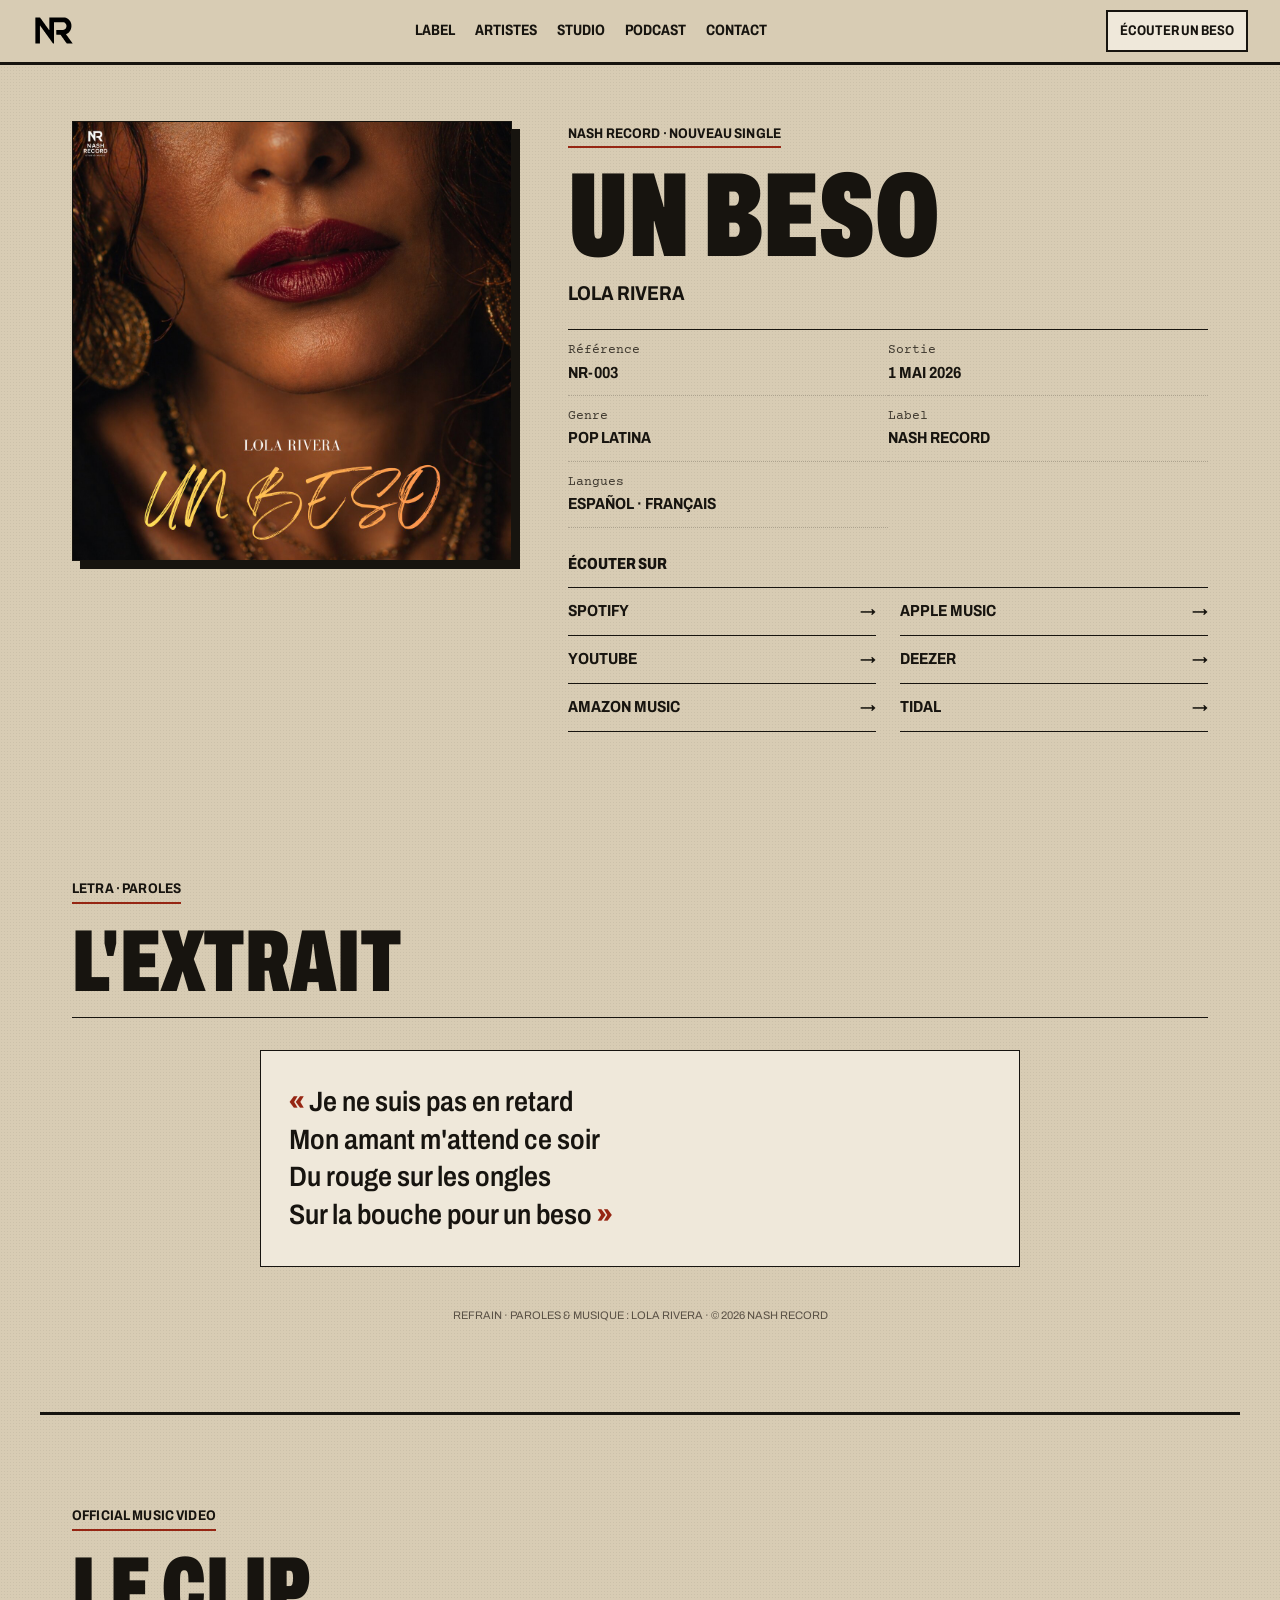
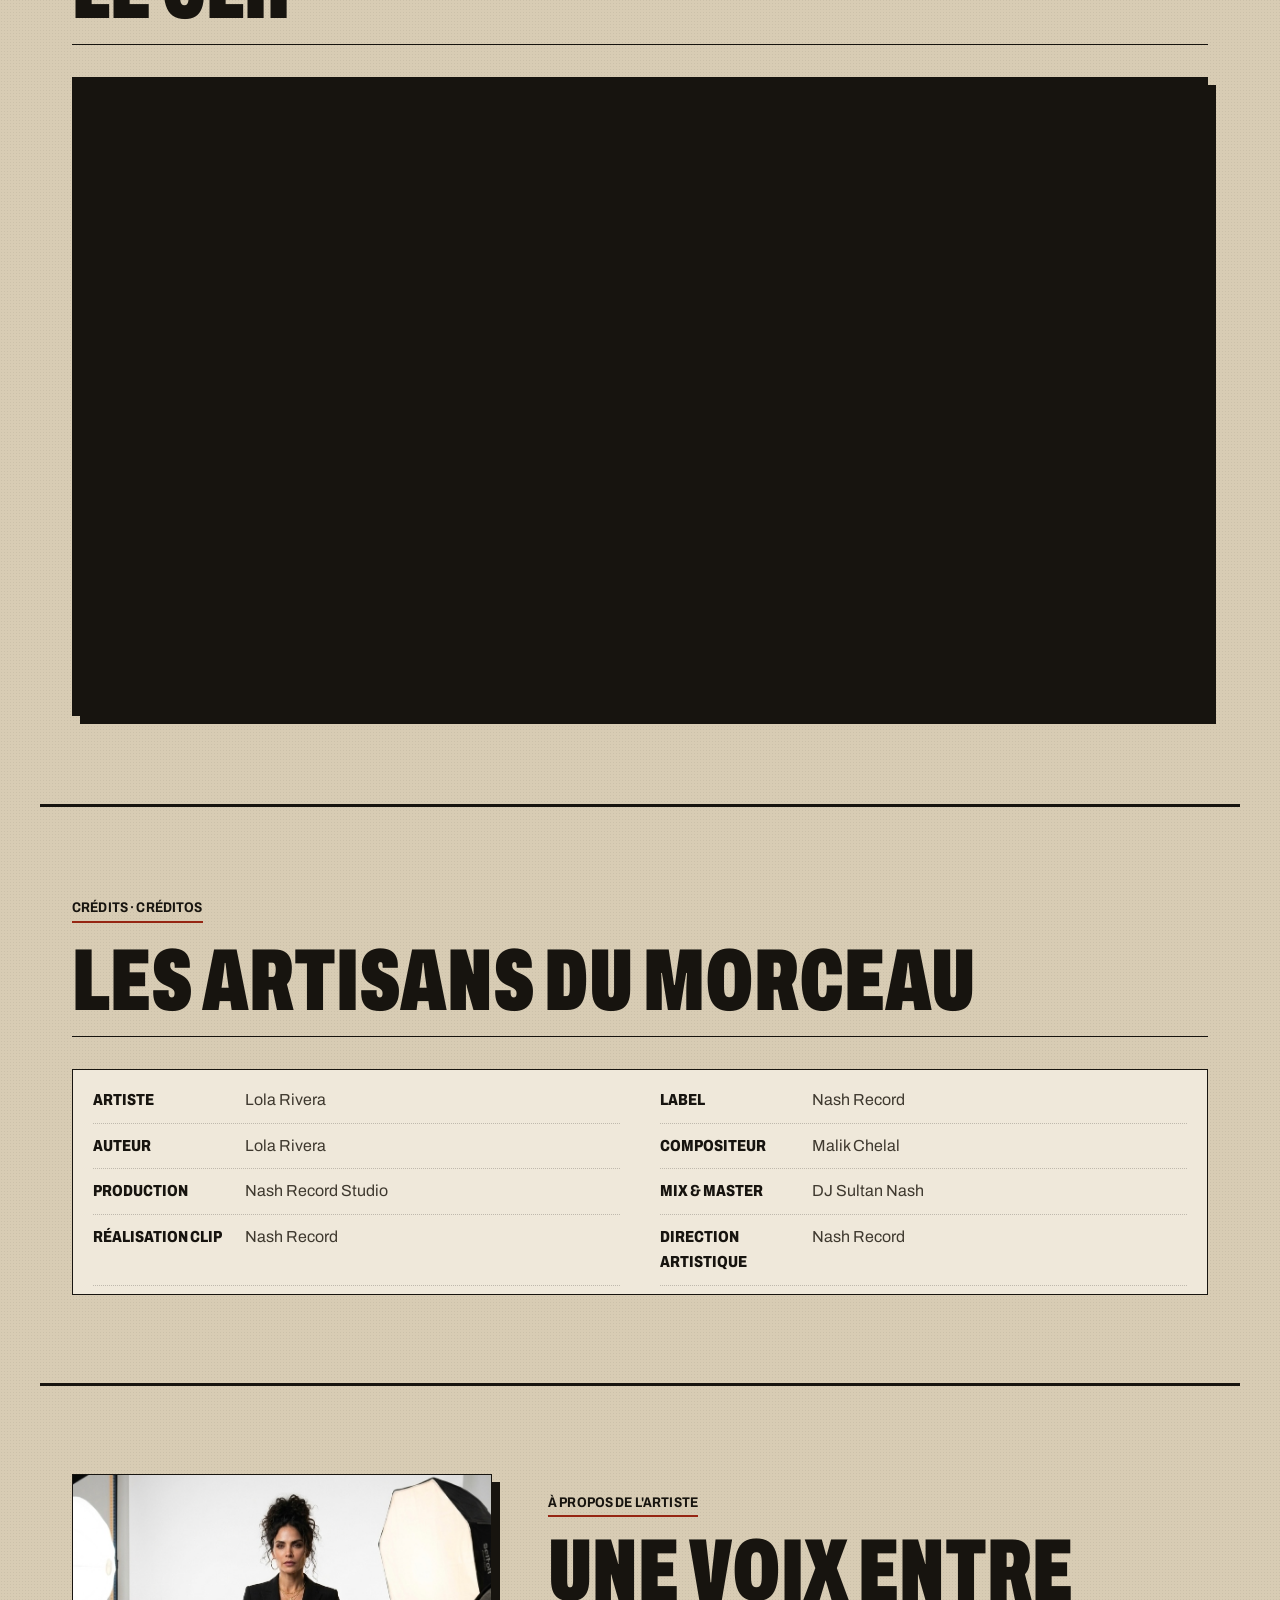
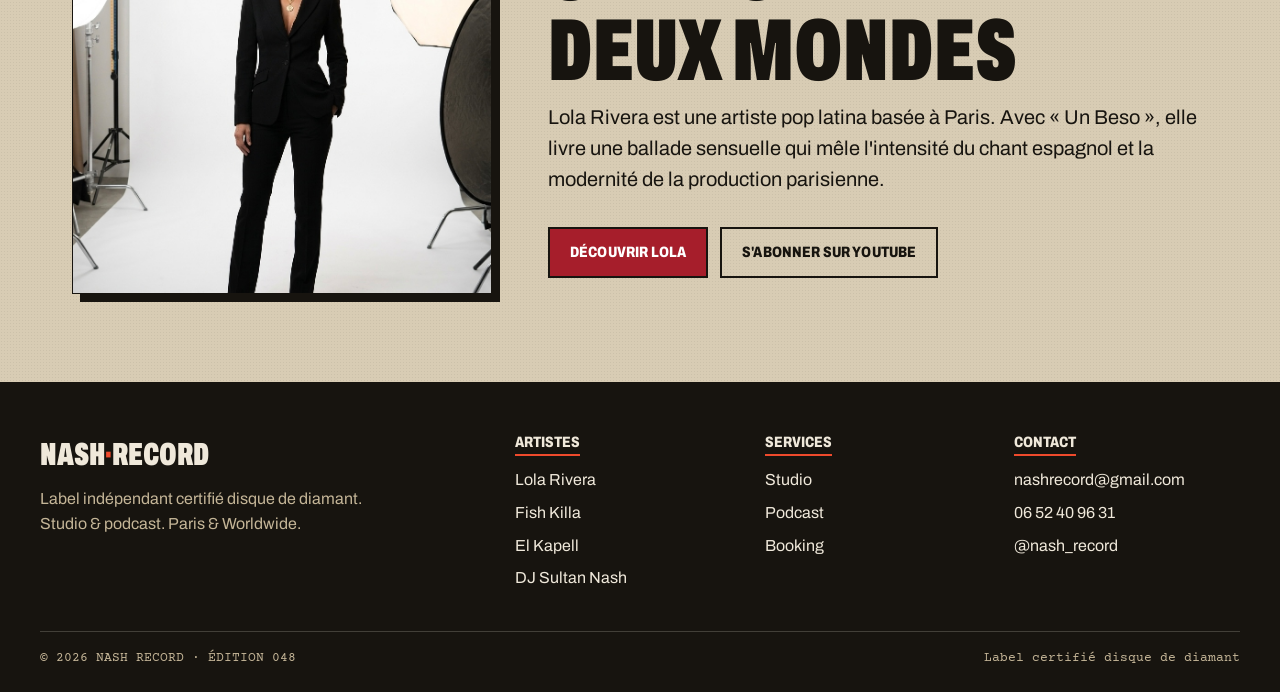
<file: un-beso.html>
<!DOCTYPE html>
<html lang="fr">
<head>
<meta charset="UTF-8">
<meta name="viewport" content="width=device-width, initial-scale=1.0">

<!-- ============================================
     SEO META TAGS — Optimisé "Un Beso Lola Rivera"
     ============================================ -->
<title>Un Beso — Lola Rivera | Nouveau Single 2026 | Nash Record</title>
<meta name="description" content="« Un Beso » — le nouveau single de Lola Rivera. Une ballade pop française aux accents latins, signée Nash Record. Écoutez sur Spotify, Apple Music, YouTube et découvrez les paroles.">
<meta name="keywords" content="Un Beso, Lola Rivera, Un Beso Lola Rivera, Lola Rivera Un Beso, paroles Un Beso, Un Beso paroles, Un Beso lyrics, paroles Lola Rivera, nouveau single Lola Rivera, chanson française 2026, pop française, ballade française, Nash Record, mon amant m'attend ce soir, du rouge sur les ongles">
<meta name="author" content="Lola Rivera">
<meta name="robots" content="index, follow, max-image-preview:large">

<!-- Hreflang -->
<link rel="alternate" hreflang="fr" href="https://nashrecord.com/un-beso">
<link rel="alternate" hreflang="x-default" href="https://nashrecord.com/un-beso">
<link rel="canonical" href="https://nashrecord.com/un-beso">

<!-- Open Graph (Facebook, LinkedIn, WhatsApp) -->
<meta property="og:type" content="music.song">
<meta property="og:title" content="Un Beso — Lola Rivera">
<meta property="og:description" content="Le nouveau single de Lola Rivera est disponible. Pop latina • Nash Record.">
<meta property="og:url" content="https://nashrecord.com/un-beso">
<meta property="og:image" content="https://nashrecord.com/assets/img/cover-un-beso-1200.jpg">
<meta property="og:image:width" content="1200">
<meta property="og:image:height" content="1200">
<meta property="og:locale" content="fr_FR">
<meta property="og:locale:alternate" content="es_ES">
<meta property="og:site_name" content="Nash Record">
<meta property="music:musician" content="https://nashrecord.com/lola-rivera">
<meta property="music:release_date" content="2026-05-01">

<!-- Twitter Card -->
<meta name="twitter:card" content="summary_large_image">
<meta name="twitter:title" content="Un Beso — Lola Rivera">
<meta name="twitter:description" content="Nouveau single. Disponible partout. #UnBeso #LolaRivera">
<meta name="twitter:image" content="https://nashrecord.com/assets/img/cover-un-beso-1200.jpg">

<!-- Schema.org MusicRecording (rich snippets Google) -->
<script type="application/ld+json">
{
  "@context": "https://schema.org",
  "@type": "MusicRecording",
  "name": "Un Beso",
  "byArtist": {
    "@type": "MusicGroup",
    "name": "Lola Rivera",
    "url": "https://nashrecord.com/lola-rivera",
    "sameAs": [
      "https://open.spotify.com/intl-fr/artist/5XWlzlgjH5sLmfgE5V1U1Q",
      "https://www.youtube.com/@LolaRivera-e8u"
    ]
  },
  "datePublished": "2026-05-01",
  "recordLabel": "Nash Record",
  "inLanguage": ["es", "fr"],
  "genre": ["Latin Pop", "Pop Latina"],
  "image": "https://nashrecord.com/assets/img/cover-un-beso-1200.jpg",
  "url": "https://nashrecord.com/un-beso"
}
</script>

<!-- Fonts -->
<link rel="preconnect" href="https://fonts.googleapis.com">
<link rel="preconnect" href="https://fonts.gstatic.com" crossorigin>
<link href="https://fonts.googleapis.com/css2?family=Archivo:wdth,wght@62..125,400..900&family=Courier+Prime&display=swap" rel="stylesheet">

<link rel="stylesheet" href="assets/css/style.css">
<link rel="icon" type="image/png" href="assets/img/favicon.png">
</head>
<body>

<!-- ============================================
     NAVIGATION
     ============================================ -->
<nav class="nav" id="nav">
  <a href="index.html" class="nav__logo"><img src="assets/img/logo/NASH_RECORD_NR_noir.svg" alt="Nash Record — accueil" class="nav__logo-img" width="44" height="33"></a>
  <ul class="nav__links" id="navLinks">
    <li><a href="index.html">Label</a></li>
    <li><a href="artistes.html">Artistes</a></li>
    <li><a href="studio.html">Studio</a></li>
    <li><a href="podcast.html">Podcast</a></li>
    <li><a href="#contact">Contact</a></li>
  </ul>
  <a href="#streaming" class="nav__cta">Écouter Un Beso</a>
  <div class="nav__burger" id="burger"><span></span><span></span><span></span></div>
</nav>

<!-- ============================================
     HERO — single landing
     ============================================ -->
<section class="single-hero">
  <div class="single-hero__bg"></div>

  <div class="single-hero__cover">
    <img src="assets/img/cover-un-beso-1200.jpg" alt="Un Beso — Lola Rivera, pochette du single (Nash Record)" class="single-hero__cover-img" loading="eager" fetchpriority="high">
  </div>

  <div class="single-hero__info">
    <p class="eyebrow">Nash Record · Nouveau Single</p>
    <h1 class="single-hero__title">Un Beso</h1>
    <p class="single-hero__artist">Lola Rivera</p>

    <div class="single-hero__meta">
      <div class="single-hero__meta-item">
        Référence<strong data-cat="un-beso">NR</strong>
      </div>
      <div class="single-hero__meta-item">
        Sortie<strong>1 mai 2026</strong>
      </div>
      <div class="single-hero__meta-item">
        Genre<strong>Pop Latina</strong>
      </div>
      <div class="single-hero__meta-item">
        Label<strong>Nash Record</strong>
      </div>
      <div class="single-hero__meta-item">
        Langues<strong>Español · Français</strong>
      </div>
    </div>

    <div class="streaming" id="streaming">
      <p class="streaming__label">Écouter sur</p>
      <div class="streaming__grid">
        <a href="https://open.spotify.com/intl-fr/artist/5XWlzlgjH5sLmfgE5V1U1Q" target="_blank" rel="noopener" class="streaming__btn">
          Spotify <span class="arrow">→</span>
        </a>
        <a href="https://music.apple.com/fr/artist/lola-rivera/5XWlzlgjH5sLmfgE5V1U1Q" target="_blank" rel="noopener" class="streaming__btn">
          Apple Music <span class="arrow">→</span>
        </a>
        <a href="https://www.youtube.com/@LolaRivera-e8u" target="_blank" rel="noopener" class="streaming__btn">
          YouTube <span class="arrow">→</span>
        </a>
        <a href="https://www.deezer.com/fr/search/lola%20rivera%20un%20beso" target="_blank" rel="noopener" class="streaming__btn">
          Deezer <span class="arrow">→</span>
        </a>
        <a href="https://music.amazon.fr/search/lola+rivera+un+beso" target="_blank" rel="noopener" class="streaming__btn">
          Amazon Music <span class="arrow">→</span>
        </a>
        <a href="https://tidal.com/browse/search?q=lola+rivera+un+beso" target="_blank" rel="noopener" class="streaming__btn">
          Tidal <span class="arrow">→</span>
        </a>
      </div>
    </div>
  </div>
</section>

<!-- ============================================
     LYRICS TEASER
     ============================================ -->
<section>
  <div class="container">
    <div class="section-header">
      <div class="section-header__title">
        <p class="eyebrow">Letra · Paroles</p>
        <h2>L'extrait</h2>
      </div>
    </div>

    <div class="lyrics-block reveal">
      <span class="quote-mark">«</span>
      Je ne suis pas en retard<br>
      Mon amant m'attend ce soir<br>
      Du rouge sur les ongles<br>
      Sur la bouche pour un beso
      <span class="quote-mark">»</span>
    </div>

    <p class="text-center mt-md" style="color: var(--color-text-faint); font-size: 11px; text-transform: uppercase;">
      Refrain · Paroles &amp; musique : Lola Rivera · © 2026 Nash Record
    </p>
  </div>
</section>

<div class="divider"></div>

<!-- ============================================
     OFFICIAL VIDEO
     ============================================ -->
<section>
  <div class="container">
    <div class="section-header">
      <div class="section-header__title">
        <p class="eyebrow">Official Music Video</p>
        <h2>Le clip</h2>
      </div>
    </div>

    <div class="video-frame reveal">
      <!-- YouTube embed -->
      <iframe width="100%" height="100%" src="https://www.youtube.com/embed/pmF38lQqcKk"
        title="Lola Rivera - Un Beso (Official Video)"
        frameborder="0"
        allow="accelerometer; autoplay; clipboard-write; encrypted-media; gyroscope; picture-in-picture"
        allowfullscreen
        style="position: absolute; inset: 0; width: 100%; height: 100%;"></iframe>
    </div>
  </div>
</section>

<div class="divider"></div>

<!-- ============================================
     CREDITS
     ============================================ -->
<section>
  <div class="container">
    <div class="section-header">
      <div class="section-header__title">
        <p class="eyebrow">Crédits · Créditos</p>
        <h2>Les artisans du morceau</h2>
      </div>
    </div>

    <div class="credits reveal">
      <div class="credit">
        <div class="credit__role">Artiste</div>
        <div class="credit__name">Lola Rivera</div>
      </div>
      <div class="credit">
        <div class="credit__role">Label</div>
        <div class="credit__name">Nash Record</div>
      </div>
      <div class="credit">
        <div class="credit__role">Auteur</div>
        <div class="credit__name">Lola Rivera</div>
      </div>
      <div class="credit">
        <div class="credit__role">Compositeur</div>
        <div class="credit__name">Malik Chelal</div>
      </div>
      <div class="credit">
        <div class="credit__role">Production</div>
        <div class="credit__name">Nash Record Studio</div>
      </div>
      <div class="credit">
        <div class="credit__role">Mix &amp; Master</div>
        <div class="credit__name">DJ Sultan Nash</div>
      </div>
      <div class="credit">
        <div class="credit__role">Réalisation clip</div>
        <div class="credit__name">Nash Record</div>
      </div>
      <div class="credit">
        <div class="credit__role">Direction artistique</div>
        <div class="credit__name">Nash Record</div>
      </div>
    </div>
  </div>
</section>

<div class="divider"></div>

<!-- ============================================
     ABOUT LOLA
     ============================================ -->
<section>
  <div class="container">
    <div class="spotlight reveal">
      <div class="spotlight__cover">
        <img src="assets/img/lola-portrait.jpg" alt="Lola Rivera, portrait professionnel" class="spotlight__cover-img" loading="lazy">
      </div>
      <div class="spotlight__content">
        <p class="eyebrow">À propos de l'artiste</p>
        <h3 class="spotlight__title">Une voix entre deux mondes</h3>
        <p class="lead">Lola Rivera est une artiste pop latina basée à Paris. Avec « Un Beso », elle livre une ballade sensuelle qui mêle l'intensité du chant espagnol et la modernité de la production parisienne.</p>
        <div class="btn-group">
          <a href="lola-rivera.html" class="btn btn--latina">Découvrir Lola</a>
          <a href="https://www.youtube.com/@LolaRivera-e8u" target="_blank" rel="noopener" class="btn btn--ghost">S'abonner sur YouTube</a>
        </div>
      </div>
    </div>
  </div>
</section>

<!-- ============================================
     FOOTER
     ============================================ -->
<footer class="footer" id="contact">
  <div class="footer__grid">
    <div>
      <div class="footer__brand">NASH<span>·</span>RECORD</div>
      <p class="footer__about">Label indépendant certifié disque de diamant. Studio &amp; podcast. Paris &amp; Worldwide.</p>
    </div>
    <div class="footer__col">
      <h5>Artistes</h5>
      <ul>
        <li><a href="lola-rivera.html">Lola Rivera</a></li>
        <li><a href="fish-killa.html">Fish Killa</a></li>
        <li><a href="el-kapell.html">El Kapell</a></li>
        <li><a href="sultan-nash.html">DJ Sultan Nash</a></li>
      </ul>
    </div>
    <div class="footer__col">
      <h5>Services</h5>
      <ul>
        <li><a href="studio.html">Studio</a></li>
        <li><a href="podcast.html">Podcast</a></li>
        <li><a href="mailto:nashrecord@gmail.com">Booking</a></li>
      </ul>
    </div>
    <div class="footer__col">
      <h5>Contact</h5>
      <ul>
        <li><a href="mailto:nashrecord@gmail.com">nashrecord@gmail.com</a></li>
        <li><a href="tel:+33652409631">06 52 40 96 31</a></li>
        <li><a href="https://www.instagram.com/nash_record/" target="_blank" rel="noopener">@nash_record</a></li>
      </ul>
    </div>
  </div>
  <div class="footer__bottom">
    <span>© 2026 NASH RECORD · ÉDITION 048</span>
    <span>Label certifié disque de diamant</span>
  </div>
</footer>

<script src="assets/js/main.js"></script>
</body>
</html>
</file>
<file: assets/css/style.css>
/* ============================================
   NASH RECORD — DA « LE CATALOGUE »
   Le label présenté comme une maison de disques : pochettes, tranches,
   notes de pochette. Papier kraft, encre d'impression, rouge d'étiquette.
   Archivo (étroit, variable) = typo de tranche et de pochette imprimée.
   Courier Prime = uniquement pour les références de catalogue (NR-xxx).
   ============================================ */

:root {
  /* Papier & encre */
  --kraft: #d8ccb4;
  --kraft-dark: #c4b597;
  --paper: #efe8da;
  --ink: #17140f;
  --ink-soft: #3f392f;
  --label: #962613;          /* rouge d'étiquette, contrasté sur kraft */
  --label-bright: #ef4a2c;   /* rouge d'étiquette sur fond encre */
  --rule: rgba(23, 20, 15, 0.22);

  /* Variables historiques remappées (styles inline des pages) */
  --color-bg: var(--kraft);
  --color-bg-soft: var(--paper);
  --color-bg-elevated: #e6dcc8;
  --color-text: var(--ink);
  --color-text-muted: var(--ink-soft);
  --color-text-faint: #5a5145;
  --color-accent: var(--label);
  --color-accent-hot: #8f2412;
  --color-latina: #a61e2b;
  --color-latina-soft: #8c1a24;
  --color-killa: #8f2e08;
  --color-killa-soft: #7a2706;
  --color-line: var(--rule);
  --color-line-strong: rgba(23, 20, 15, 0.45);

  --f-print: "Archivo", "Arial Narrow", system-ui, sans-serif;
  --f-type: "Courier Prime", "Courier New", monospace;
  --font-display: var(--f-print);
  --font-body: var(--f-print);
  --font-mono: var(--f-print);

  --radius-sm: 0;
  --radius-md: 0;
  --radius-lg: 0;
  --container: 1200px;
  --gutter: 16px;
  --ease: cubic-bezier(0.22, 1, 0.36, 1);
}

* { margin: 0; padding: 0; box-sizing: border-box; }
html { scroll-behavior: smooth; -webkit-text-size-adjust: 100%; }
@media (prefers-reduced-motion: reduce) { html { scroll-behavior: auto; } *, *::before, *::after { transition: none !important; animation: none !important; } }

body {
  background: var(--kraft);
  background-image: radial-gradient(rgba(23, 20, 15, 0.06) 1px, transparent 1px);
  background-size: 3px 3px;
  color: var(--ink);
  font-family: var(--f-print);
  font-size: 16px;
  line-height: 1.55;
  overflow-x: hidden;
}
img, video { display: block; max-width: 100%; }
a { color: inherit; }
a:hover { color: var(--label); }
button { font: inherit; color: inherit; }
:focus-visible { outline: 3px solid var(--label); outline-offset: 3px; }
em, i { font-style: normal; }
strong { font-weight: 700; }

h1, h2, h3, h4 { font-family: var(--f-print); font-weight: 900; font-stretch: 62%; line-height: 0.9; text-transform: uppercase; letter-spacing: 0; }
h1 { font-size: clamp(56px, 14vw, 160px); }
h2 { font-size: clamp(40px, 8vw, 88px); }
h3 { font-size: clamp(26px, 4vw, 40px); }
h4 { font-size: 22px; }
h1 em, h2 em, h3 em { color: var(--label); }

[style*="--font-display"] { font-weight: 800; font-stretch: 70%; }
[style*="--font-mono"] { font-weight: 600; font-stretch: 85%; }

.eyebrow {
  display: inline-block;
  font-size: 14px; font-weight: 700; font-stretch: 85%;
  text-transform: uppercase; letter-spacing: 0.01em;
  color: var(--ink); margin-bottom: 14px;
  border-bottom: 2px solid var(--label); padding-bottom: 2px;
}
.lead { font-size: clamp(17px, 2vw, 20px); color: var(--ink); max-width: 680px; }
.ref, [data-cat] { font-family: var(--f-type); font-weight: 400; font-stretch: 100%; letter-spacing: 0; }
.container { max-width: var(--container); margin: 0 auto; padding: 0 var(--gutter); }
section { padding: 56px 0; }
.divider { height: 0; border-top: 3px solid var(--ink); max-width: var(--container); margin: 0 auto; }
@media (min-width: 760px) { :root { --gutter: 32px; } section { padding: 88px 0; } }

.text-center { text-align: center; }
.mt-md { margin-top: 40px; }
.mt-lg { margin-top: 64px; }
.text-accent { color: var(--label); }
.text-latina { color: var(--color-latina); }
.reveal { opacity: 1; transform: none; }
.todo { font-family: var(--f-type); font-size: 13px; background: var(--paper); border: 1px dashed var(--label); padding: 1px 6px; }

/* ---------- NAV : bandeau d'étiquette ---------- */
.nav {
  position: sticky; top: 0; z-index: 100;
  display: flex; align-items: center; justify-content: space-between; gap: 16px;
  padding: 10px var(--gutter);
  background: var(--kraft);
  border-bottom: 3px solid var(--ink);
}
.nav.scrolled { background: var(--paper); }
.nav__logo { display: flex; align-items: center; gap: 10px; text-decoration: none; font-weight: 800; font-stretch: 70%; text-transform: uppercase; line-height: 1; }
.nav__logo-img { width: 44px; height: auto; }
.nav__links { list-style: none; display: flex; gap: 20px; font-size: 15px; font-weight: 700; font-stretch: 80%; text-transform: uppercase; }
.nav__links a { text-decoration: none; border-bottom: 2px solid transparent; padding-bottom: 2px; }
.nav__links a:hover, .nav__links a.active { border-color: var(--label); color: var(--ink); }
.nav__cta {
  text-decoration: none; font-size: 14px; font-weight: 700; font-stretch: 80%; text-transform: uppercase;
  border: 2px solid var(--ink); padding: 8px 12px; background: var(--paper);
}
.nav__cta:hover { background: var(--ink); color: var(--paper) !important; }
.nav__burger { display: none; width: 44px; height: 44px; cursor: pointer; flex-direction: column; justify-content: center; gap: 6px; padding: 10px; }
.nav__burger span { display: block; height: 3px; background: var(--ink); }
@media (max-width: 860px) {
  .nav__cta { display: none; }
  .nav__burger { display: flex; }
  .nav__links {
    display: none; position: absolute; left: 0; right: 0; top: 100%;
    flex-direction: column; gap: 0; background: var(--paper); border-bottom: 3px solid var(--ink);
  }
  .nav__links.open { display: flex; }
  .nav__links li { border-top: 1px solid var(--rule); }
  .nav__links a { display: block; padding: 14px var(--gutter); font-size: 20px; border: 0; }
}

/* ---------- HERO : recto de pochette ---------- */
.hero { position: relative; padding: 40px 0 48px; border-bottom: 3px solid var(--ink); }
.hero__bg, .hero__noise, .hero__image-fade { display: none; }
.hero__inner { max-width: var(--container); margin: 0 auto; padding: 0 var(--gutter); position: relative; }
.hero__title { font-size: clamp(56px, 15vw, 168px); line-height: 0.84; margin: 8px 0 20px; }
.hero__title em { color: var(--label); }
.hero .lead { margin-bottom: 8px; }
.hero__meta {
  display: grid; grid-template-columns: 1fr 1fr; margin-top: 28px;
  border-top: 1px solid var(--ink); border-bottom: 1px solid var(--ink);
}
.hero__meta-item { padding: 10px 12px 10px 0; border-bottom: 1px dotted var(--rule); }
.hero__meta-label { font-family: var(--f-type); font-size: 13px; color: var(--ink-soft); }
.hero__meta-value { font-size: 16px; font-weight: 700; font-stretch: 85%; text-transform: uppercase; }
@media (min-width: 760px) { .hero__meta { grid-template-columns: repeat(4, 1fr); } .hero__meta-item { border-bottom: 0; } }

.hero--photo { display: grid; gap: 28px; padding-top: 24px; }
.hero--photo .hero__image {
  width: calc(100% - 2 * var(--gutter)); max-width: 520px; margin: 0 var(--gutter);
  aspect-ratio: 1; object-fit: cover; border: 1px solid var(--ink); box-shadow: 8px 8px 0 var(--ink);
}
.hero--photo .hero__inner { width: 100%; }
@media (min-width: 960px) {
  .hero--photo { grid-template-columns: minmax(0, 1fr) 440px; align-items: center; max-width: var(--container); margin: 0 auto; padding: 56px var(--gutter); }
  .hero--photo .hero__image { grid-column: 2; grid-row: 1; margin: 0; width: 100%; }
  .hero--photo .hero__inner { grid-column: 1; grid-row: 1; padding: 0; }
}

/* ---------- BOUTONS ---------- */
.btn-group { display: flex; gap: 12px; flex-wrap: wrap; margin-top: 32px; }
.btn {
  display: inline-flex; align-items: center; justify-content: center; gap: 10px;
  min-height: 48px; padding: 12px 20px;
  font-size: 15px; font-weight: 800; font-stretch: 80%; text-transform: uppercase; letter-spacing: 0.01em;
  text-decoration: none; border: 2px solid var(--ink); cursor: pointer;
  transition: transform 0.15s, box-shadow 0.15s;
}
.btn:hover { transform: translate(-2px, -2px); box-shadow: 4px 4px 0 var(--ink); }
.btn--primary { background: var(--ink); color: var(--paper); }
.btn--primary:hover { color: var(--paper); }
.btn--ghost { background: transparent; color: var(--ink); }
.btn--latina { background: var(--color-latina); border-color: var(--ink); color: #fff; }
.btn--killa { background: var(--color-killa); border-color: var(--ink); color: #fff; }
.btn--latina:hover, .btn--killa:hover { color: #fff; }
.btn svg { width: 16px; height: 16px; }

/* ---------- EN-TÊTES DE SECTION ---------- */
.section-header { display: flex; flex-wrap: wrap; justify-content: space-between; align-items: flex-end; gap: 16px; margin-bottom: 32px; border-bottom: 1px solid var(--ink); padding-bottom: 16px; }
.section-header__title h2 { margin-top: 4px; }
.section-header__cta { font-weight: 800; font-stretch: 80%; text-transform: uppercase; text-decoration: none; border-bottom: 2px solid var(--label); }

/* ---------- SPOTLIGHT : pochette + notes ---------- */
.spotlight { display: grid; gap: 28px; align-items: center; }
.spotlight__cover { position: relative; border: 1px solid var(--ink); box-shadow: 8px 8px 0 var(--ink); background: var(--paper); }
.spotlight__cover-img { width: 100%; aspect-ratio: 1; object-fit: cover; }
.spotlight__title { font-size: clamp(44px, 8vw, 88px); margin-bottom: 12px; }
.spotlight__artist { font-weight: 700; font-stretch: 85%; text-transform: uppercase; margin-bottom: 16px; }
@media (min-width: 860px) {
  .spotlight { grid-template-columns: 420px 1fr; gap: 56px; }
  .spotlight--reverse .spotlight__cover { order: 2; }
}

/* ---------- ARTISTES : pochettes ---------- */
.roster { display: grid; grid-template-columns: 1fr; gap: 24px; }
.artist-card { position: relative; display: block; text-decoration: none; background: var(--paper); border: 1px solid var(--ink); box-shadow: 6px 6px 0 var(--ink); }
.artist-card__photo, .artist-card__media { width: 100%; aspect-ratio: 1; object-fit: cover; }
.artist-card__overlay { padding: 14px; border-top: 1px solid var(--ink); }
.artist-card__name { font-size: 32px; font-weight: 900; font-stretch: 62%; text-transform: uppercase; line-height: 1; }
.artist-card__tag { font-size: 14px; font-weight: 600; font-stretch: 85%; text-transform: uppercase; margin-top: 6px; color: var(--ink-soft); }
.artist-card:hover { transform: translate(-2px, -2px); box-shadow: 8px 8px 0 var(--label); }
@media (min-width: 760px) { .roster { grid-template-columns: repeat(2, 1fr); } }
@media (min-width: 1100px) { .roster { grid-template-columns: repeat(4, 1fr); } }

/* ---------- SERVICES : fiches de catalogue ---------- */
.services { display: grid; grid-template-columns: 1fr; border-top: 3px solid var(--ink); }
.service { padding: 24px 0; border-bottom: 1px solid var(--ink); }
.service__num { font-family: var(--f-type); font-size: 14px; color: var(--label); margin-bottom: 8px; }
.service__title { font-size: clamp(30px, 4vw, 40px); margin-bottom: 10px; }
.service__desc { color: var(--ink-soft); margin-bottom: 14px; }
.service__link { font-weight: 800; font-stretch: 80%; text-transform: uppercase; text-decoration: none; border-bottom: 2px solid var(--label); }
.service__link::after { content: " →"; }
@media (min-width: 760px) {
  .services { grid-template-columns: repeat(3, 1fr); }
  .service { padding: 28px 24px 28px 0; }
  .service + .service { padding-left: 24px; border-left: 1px solid var(--rule); }
}

/* ---------- SINGLE / ALBUM ---------- */
.single-hero { display: grid; gap: 28px; max-width: var(--container); margin: 0 auto; padding: 56px var(--gutter); }
.single-hero__bg { display: none; }
.single-hero__cover { border: 1px solid var(--ink); box-shadow: 8px 8px 0 var(--ink); background: var(--paper); max-width: 520px; }
.single-hero__cover-img { width: 100%; aspect-ratio: 1; object-fit: cover; }
.single-hero__title { font-size: clamp(52px, 11vw, 120px); margin-bottom: 8px; }
.single-hero__artist { font-size: 20px; font-weight: 700; font-stretch: 85%; text-transform: uppercase; margin-bottom: 20px; }
.single-hero__meta { display: grid; grid-template-columns: 1fr 1fr; border-top: 1px solid var(--ink); margin-bottom: 24px; }
.single-hero__meta-item { padding: 10px 8px 10px 0; border-bottom: 1px dotted var(--rule); font-family: var(--f-type); font-size: 13px; color: var(--ink-soft); }
.single-hero__meta-item strong { display: block; font-family: var(--f-print); font-size: 16px; font-weight: 700; font-stretch: 85%; text-transform: uppercase; color: var(--ink); }
@media (min-width: 960px) { .single-hero { grid-template-columns: 440px 1fr; gap: 56px; align-items: start; } }

.streaming { margin-top: 8px; }
.streaming__label { font-weight: 800; font-stretch: 80%; text-transform: uppercase; margin-bottom: 10px; }
.streaming__grid { display: grid; grid-template-columns: 1fr; border-top: 1px solid var(--ink); }
.streaming__btn {
  display: flex; justify-content: space-between; align-items: center; min-height: 48px;
  padding: 10px 0; border-bottom: 1px solid var(--ink);
  font-weight: 700; font-stretch: 85%; text-transform: uppercase; text-decoration: none;
}
.streaming__btn .arrow { transition: transform 0.15s; }
.streaming__btn:hover .arrow { transform: translateX(4px); }
@media (min-width: 760px) { .streaming__grid { grid-template-columns: 1fr 1fr; column-gap: 24px; } }

/* ---------- TRACKLIST : dos de pochette ---------- */
.tracklist { list-style: none; background: var(--ink); color: var(--paper); padding: 12px 18px; }
.tracklist__item { display: grid; grid-template-columns: 40px 1fr auto auto; gap: 10px; align-items: center; padding: 10px 0; border-bottom: 1px solid rgba(239, 232, 218, 0.15); }
.tracklist__item:last-child { border-bottom: 0; }
.tracklist__num { font-family: var(--f-type); color: var(--label-bright); }
.tracklist__title { font-weight: 700; font-stretch: 85%; }
.tracklist__feat { display: block; font-weight: 400; font-size: 13px; color: var(--kraft-dark); }
.tracklist__duration { font-family: var(--f-type); font-size: 13px; color: var(--kraft-dark); }
.tracklist__play { display: inline-flex; align-items: center; justify-content: center; width: 44px; height: 44px; border: 1px solid var(--kraft-dark); color: var(--paper); text-decoration: none; }
.tracklist__play:hover { background: var(--label-bright); color: var(--paper); }
.tracklist [style*="color"] { color: var(--label-bright) !important; }
@media (min-width: 760px) { .tracklist { padding: 24px 32px; } }

/* ---------- CRÉDITS : livret ---------- */
.credits { display: grid; grid-template-columns: 1fr; background: var(--paper); border: 1px solid var(--ink); padding: 8px 20px; }
.credit { display: grid; grid-template-columns: 140px 1fr; gap: 12px; padding: 10px 0; border-bottom: 1px dotted var(--rule); }
.credit__role { font-weight: 800; font-stretch: 80%; text-transform: uppercase; }
.credit__name { color: var(--ink-soft); }
@media (min-width: 760px) { .credits { grid-template-columns: 1fr 1fr; column-gap: 40px; } }

.lyrics-block { position: relative; max-width: 760px; margin: 0 auto; background: var(--paper); border: 1px solid var(--ink); padding: 32px 28px; font-size: clamp(20px, 3vw, 28px); font-weight: 600; font-stretch: 85%; line-height: 1.35; }
.lyrics-block .quote-mark { color: var(--label); font-weight: 900; }

.video-frame { position: relative; aspect-ratio: 16 / 9; border: 1px solid var(--ink); box-shadow: 8px 8px 0 var(--ink); background: var(--ink); }
.video-frame iframe { position: absolute; inset: 0; width: 100%; height: 100%; border: 0; }

/* ---------- GALERIE : planche contact ---------- */
.gallery { display: grid; grid-template-columns: 1fr 1fr; gap: 10px; background: var(--ink); padding: 10px; }
.gallery__item { overflow: hidden; background: var(--ink-soft); }
.gallery__item img { width: 100%; height: 100%; aspect-ratio: 1; object-fit: cover; filter: grayscale(0.2); }
.gallery__item:hover img { filter: none; }
.gallery__item--wide { grid-column: span 2; }
.gallery__item--wide img { aspect-ratio: 2 / 1; }
@media (min-width: 760px) { .gallery { grid-template-columns: repeat(3, 1fr); } }

/* ---------- CONCERT : affiche ---------- */
.concert-card { display: grid; gap: 24px; background: var(--paper); border: 1px solid var(--ink); box-shadow: 8px 8px 0 var(--ink); padding: 16px; }
.concert-card__poster img { width: 100%; height: auto; border: 1px solid var(--ink); }
.concert-card__info [style*="grid-template-columns: 1fr 1fr 1fr"] { grid-template-columns: 1fr !important; }
@media (min-width: 760px) { .concert-card__info [style*="grid-template-columns: 1fr 1fr 1fr"] { grid-template-columns: 1fr 1fr 1fr !important; } }
@media (min-width: 960px) { .concert-card { grid-template-columns: 380px 1fr; padding: 28px; gap: 40px; } }

/* ---------- CLIPS ---------- */
.clips { display: grid; grid-template-columns: 1fr; gap: 28px; }
.clip { margin: 0; }
.clip__frame { position: relative; display: block; width: 100%; aspect-ratio: 16 / 9; background: var(--ink) center / cover no-repeat; border: 1px solid var(--ink); box-shadow: 6px 6px 0 var(--ink); cursor: pointer; padding: 0; overflow: hidden; }
.clip__frame iframe { position: absolute; inset: 0; width: 100%; height: 100%; border: 0; }
.clip__play { position: absolute; left: 50%; top: 50%; transform: translate(-50%, -50%); width: 72px; height: 72px; border-radius: 50%; background: var(--label); color: var(--paper); display: flex; align-items: center; justify-content: center; font-size: 22px; box-shadow: 0 0 0 8px rgba(23, 20, 15, 0.6); }
.clip__frame:hover .clip__play { background: var(--ink); }
.clip figcaption { margin-top: 12px; font-weight: 700; font-stretch: 85%; text-transform: uppercase; }
@media (min-width: 760px) { .clips { grid-template-columns: repeat(2, 1fr); } }

/* ---------- EPK : dossier presse ---------- */
.epk { display: grid; gap: 32px; }
.epk__photos { display: grid; grid-template-columns: repeat(auto-fill, minmax(130px, 1fr)); gap: 10px; margin-top: 16px; }
.epk__photo { position: relative; display: block; aspect-ratio: 1; overflow: hidden; border: 1px solid var(--ink); background: var(--paper); text-decoration: none; }
.epk__photo img { width: 100%; height: 100%; object-fit: cover; }
.epk__photo span { position: absolute; left: 0; right: 0; bottom: 0; padding: 4px 6px; background: var(--ink); color: var(--paper); font-size: 12px; font-weight: 700; font-stretch: 85%; text-transform: uppercase; }
.epk__links { list-style: none; display: grid; gap: 6px; margin: 0 0 20px; }
.epk__links a { color: var(--ink); font-weight: 700; text-decoration-color: var(--label); text-underline-offset: 3px; }
.epk__box { background: var(--paper); border: 1px solid var(--ink); box-shadow: 8px 8px 0 var(--ink); padding: 24px; }
.epk__box h3 { font-size: 32px; margin-bottom: 14px; }
@media (min-width: 860px) { .epk { grid-template-columns: 1.3fr 1fr; gap: 48px; } }

/* ---------- FORMULAIRE BOOKING : bon de commande ---------- */
.contact-wrap { display: grid; gap: 32px; }
.contact-form { display: grid; gap: 16px; background: var(--paper); border: 1px solid var(--ink); box-shadow: 8px 8px 0 var(--ink); padding: 20px; }
.contact-form__field { display: flex; flex-direction: column; gap: 6px; }
.contact-form label { font-weight: 800; font-stretch: 80%; text-transform: uppercase; font-size: 15px; }
.contact-form input, .contact-form select, .contact-form textarea {
  width: 100%; min-height: 48px; padding: 12px; font: inherit; font-size: 16px;
  color: var(--ink); background: #fbf8f2; border: 2px solid var(--ink); border-radius: 0;
}
.contact-form textarea { min-height: 150px; resize: vertical; }
.contact-form input:focus, .contact-form select:focus, .contact-form textarea:focus { outline: 3px solid var(--label); outline-offset: 0; }
.contact-form__hp { position: absolute; left: -9999px; }
.contact-form button { justify-self: start; }
.contact-form__alt { font-size: 14px; color: var(--ink-soft); }
.contact-form__alt a { color: var(--ink); font-weight: 700; }
@media (min-width: 760px) {
  .contact-form { grid-template-columns: 1fr 1fr; padding: 32px; }
  .contact-form__field--full, .contact-form__alt { grid-column: 1 / -1; }
}
@media (min-width: 960px) { .contact-wrap { grid-template-columns: 1fr 1.4fr; gap: 56px; } }

/* ---------- PIED DE PAGE : dos de pochette ---------- */
.footer { background: var(--ink); color: var(--paper); padding: 48px var(--gutter) 24px; }
.footer a:hover { color: var(--label-bright); }
.footer__grid { max-width: var(--container); margin: 0 auto; display: grid; grid-template-columns: 1fr 1fr; gap: 32px 24px; }
.footer__grid > div:first-child { grid-column: 1 / -1; }
.footer__brand { font-size: 32px; font-weight: 900; font-stretch: 62%; text-transform: uppercase; }
.footer__brand span { color: var(--label-bright); }
.footer__about { color: var(--kraft-dark); margin-top: 8px; max-width: 360px; }
.footer__col h5 { font-size: 15px; font-weight: 800; font-stretch: 80%; text-transform: uppercase; border-bottom: 2px solid var(--label-bright); display: inline-block; margin-bottom: 12px; }
.footer__col ul { list-style: none; display: grid; gap: 8px; }
.footer__col a { text-decoration: none; color: var(--paper); }
.footer__bottom { max-width: var(--container); margin: 40px auto 0; padding-top: 16px; border-top: 1px solid rgba(239, 232, 218, 0.2); display: flex; flex-wrap: wrap; justify-content: space-between; gap: 8px; font-family: var(--f-type); font-size: 13px; color: var(--kraft-dark); }
@media (min-width: 860px) { .footer__grid { grid-template-columns: 2fr 1fr 1fr 1fr; } .footer__grid > div:first-child { grid-column: auto; } }

/* ============================================
   OBJETS DU CATALOGUE
   ============================================ */

/* Bac à disques : tranches, la pochette sort au tap / survol */
.crate {
  position: relative; display: flex; align-items: flex-end; gap: 4px;
  overflow-x: auto; overflow-y: hidden; scroll-snap-type: x mandatory;
  padding: 120px 4px 0; border-bottom: 14px solid var(--ink); box-shadow: 0 10px 0 var(--kraft-dark);
}
.rec { flex: 0 0 auto; scroll-snap-align: start; position: relative; width: 56px; height: 290px; border: 0; background: none; cursor: pointer; text-align: left; color: var(--paper); transition: width 0.35s var(--ease); }
.rec__spine { position: absolute; inset: 0; background: var(--ink); display: flex; flex-direction: column; justify-content: space-between; align-items: center; padding: 10px 0; border-right: 1px solid rgba(255, 255, 255, 0.12); }
.rec__spine .t { writing-mode: vertical-rl; transform: rotate(180deg); font-size: 18px; font-weight: 900; font-stretch: 62%; text-transform: uppercase; white-space: nowrap; }
.rec__spine .a { writing-mode: vertical-rl; transform: rotate(180deg); font-size: 13px; font-weight: 600; font-stretch: 80%; white-space: nowrap; opacity: 0.85; }
.rec__spine .ref { writing-mode: vertical-rl; transform: rotate(180deg); font-size: 12px; color: var(--kraft); }
.rec__spine .dot { width: 14px; height: 14px; border-radius: 50%; background: var(--label-bright); }
.rec:nth-child(3n+2) .rec__spine { background: #2c2620; }
.rec:nth-child(3n) .rec__spine { background: var(--paper); color: var(--ink); }
.rec:nth-child(3n) .rec__spine .ref { color: var(--ink-soft); }
.rec__cover { position: absolute; left: 0; bottom: 0; width: 260px; height: 260px; opacity: 0; pointer-events: none; transition: transform 0.35s var(--ease), opacity 0.2s; box-shadow: 6px 6px 0 rgba(23, 20, 15, 0.35); z-index: 3; }
.rec__cover img { width: 100%; height: 100%; object-fit: cover; }
.rec[aria-pressed="true"] { width: 268px; }
.rec[aria-pressed="true"] .rec__cover { opacity: 1; transform: translateY(-100px); }
@media (hover: hover) { .rec:hover { width: 268px; } .rec:hover .rec__cover { opacity: 1; transform: translateY(-100px); } }

/* Notes de pochette */
.liner { display: grid; gap: 24px; background: var(--paper); border: 1px solid var(--ink); padding: 20px; margin: 40px 0 0; box-shadow: 8px 8px 0 var(--ink); }
.liner__cover { width: 100%; aspect-ratio: 1; object-fit: cover; border: 1px solid var(--ink); }
.liner h3 { font-size: clamp(36px, 7vw, 64px); margin: 4px 0 10px; }
.liner dl { display: grid; grid-template-columns: auto 1fr; gap: 6px 16px; font-size: 15px; margin-top: 12px; }
.liner dt { font-weight: 800; font-stretch: 80%; text-transform: uppercase; }
.liner dd { border-bottom: 1px dotted var(--rule); }
@media (min-width: 860px) { .liner { grid-template-columns: 320px 1fr; padding: 36px; } }

/* Étiquette rond central */
.label-disc { width: 100%; max-width: 300px; aspect-ratio: 1; border-radius: 50%; position: relative;
  background: radial-gradient(circle, var(--kraft) 0 2.5%, var(--label-bright) 2.8% 33%, #0e0c0a 33.5% 35%, transparent 35.5%), repeating-radial-gradient(circle, #1d1915 0 2px, #2a241d 2px 3px); }
.label-disc span { position: absolute; left: 34%; width: 32%; color: var(--paper); font-size: 13px; font-weight: 900; font-stretch: 62%; line-height: 1.1; text-transform: uppercase; text-align: center; }
.label-disc .top { top: 38%; }
.label-disc .bot { bottom: 37%; font-family: var(--f-type); font-weight: 400; }

/* Code-barres */
.barcode { display: inline-flex; flex-direction: column; align-items: center; background: var(--paper); color: var(--ink); padding: 8px 10px; border: 1px solid var(--ink); }
.barcode i { display: block; height: 44px; width: 150px; background: repeating-linear-gradient(90deg, var(--ink) 0 2px, transparent 2px 4px, var(--ink) 4px 5px, transparent 5px 8px, var(--ink) 8px 11px, transparent 11px 12px); }
.barcode .ref { font-size: 12px; margin-top: 4px; }

/* Disque de Diamant encadré */
.frame-obj { display: grid; gap: 32px; align-items: center; }
.frame { background: #2b2620; padding: 22px; box-shadow: inset 0 0 0 6px #3b342b, 10px 12px 0 rgba(23, 20, 15, 0.4); max-width: 420px; margin: 0; }
.frame__mat { background: var(--paper); padding: 20px; display: grid; gap: 14px; justify-items: center; }
.diamond-disc { width: 100%; aspect-ratio: 1; border-radius: 50%; background: radial-gradient(circle, var(--paper) 0 3%, #d6dadd 3.5% 30%, #8e969c 30.5% 31.5%, transparent 32%), repeating-radial-gradient(circle, #e4e8eb 0 1px, #c3c9ce 1px 3px); }
.frame__plate { background: var(--ink); color: var(--paper); text-align: center; padding: 8px 12px; font-size: 13px; font-weight: 700; font-stretch: 85%; text-transform: uppercase; line-height: 1.3; }
@media (min-width: 860px) { .frame-obj { grid-template-columns: 420px 1fr; gap: 56px; } }

/* Chiffres : colonnes imprimées */
.facts { display: grid; grid-template-columns: 1fr 1fr; border-top: 3px solid var(--ink); border-bottom: 1px solid var(--ink); }
.facts > div { padding: 16px 12px 16px 0; border-bottom: 1px solid var(--rule); }
.facts > div:nth-child(odd) { border-right: 1px solid var(--rule); }
.facts > div:nth-child(even) { padding-left: 12px; }
.facts b { display: block; font-size: clamp(36px, 8vw, 64px); font-weight: 900; font-stretch: 62%; line-height: 1; }
.facts small { display: block; margin-top: 6px; font-size: 14px; font-weight: 600; font-stretch: 85%; text-transform: uppercase; }
@media (min-width: 860px) { .facts { grid-template-columns: repeat(4, 1fr); } .facts > div { padding: 20px 16px; border-right: 1px solid var(--rule); border-bottom: 0; } }

/* Dos de pochette / liste */
.back { background: var(--ink); color: var(--paper); padding: 24px 20px; }
.back ol { list-style: none; columns: 1; column-gap: 40px; counter-reset: t; }
.back li { break-inside: avoid; display: grid; grid-template-columns: 36px 1fr; padding: 8px 0; border-bottom: 1px solid rgba(239, 232, 218, 0.15); }
.back li::before { counter-increment: t; content: counter(t, decimal-leading-zero); font-family: var(--f-type); color: var(--label-bright); }
.back li a { color: var(--paper); font-weight: 700; font-stretch: 85%; text-transform: uppercase; }
.back li small { display: block; color: var(--kraft-dark); font-size: 14px; }
.back__foot { display: flex; flex-wrap: wrap; gap: 16px; align-items: end; justify-content: space-between; margin-top: 20px; font-size: 13px; text-transform: uppercase; color: var(--kraft-dark); }
@media (min-width: 760px) { .back ol { columns: 2; } .back { padding: 36px; } }

/* Ouverture accueil : logo officiel imprimé sur la pochette */
.sleeve { max-width: var(--container); margin: 0 auto; padding: 40px var(--gutter) 32px; display: grid; gap: 22px; }
.sleeve__logo { width: min(64vw, 300px); height: auto; }
.sleeve__word { width: min(88vw, 520px); height: auto; }
.sleeve__meta { display: flex; flex-wrap: wrap; gap: 6px 24px; border-top: 1px solid var(--ink); border-bottom: 1px solid var(--ink); padding: 10px 0; font-weight: 700; font-stretch: 85%; text-transform: uppercase; font-size: 15px; }
.shelf__head { display: flex; justify-content: space-between; align-items: baseline; gap: 12px; margin-bottom: 12px; }

/* Tarifs : étiquettes de prix */
.offers { display: grid; gap: 24px; }
.offer { background: var(--paper); border: 1px solid var(--ink); box-shadow: 8px 8px 0 var(--ink); display: grid; }
.offer img { width: 100%; aspect-ratio: 16 / 9; object-fit: cover; border-bottom: 1px solid var(--ink); }
.offer__body { padding: 20px; }
.offer__prices { display: flex; flex-wrap: wrap; gap: 12px; margin: 14px 0 4px; }
.price-tag { border: 2px solid var(--ink); padding: 6px 12px; background: var(--kraft); }
.price-tag b { display: block; font-size: 36px; font-weight: 900; font-stretch: 62%; line-height: 1; }
.price-tag span { font-family: var(--f-type); font-size: 13px; }
@media (min-width: 860px) { .offers { grid-template-columns: 1fr 1fr; } }

/* Actus : coupures */
.news { display: grid; gap: 16px; }
.news__item { display: grid; grid-template-columns: 88px 1fr; gap: 14px; align-items: center; padding: 12px; background: var(--paper); border: 1px solid var(--ink); text-decoration: none; }
.news__item img { width: 88px; height: 88px; object-fit: cover; border: 1px solid var(--ink); }
.news__item h3 { font-size: 26px; margin: 2px 0 4px; }
.news__item p { font-size: 15px; color: var(--ink-soft); }
.news__item:hover { box-shadow: 6px 6px 0 var(--ink); transform: translate(-2px, -2px); }
@media (min-width: 760px) { .news { grid-template-columns: 1fr 1fr; } }
.sr-only { position: absolute; width: 1px; height: 1px; padding: 0; margin: -1px; overflow: hidden; clip: rect(0 0 0 0); white-space: nowrap; border: 0; }
.gallery__item { position: relative; }
.gallery__item > div[style*="position: absolute"] { background: var(--ink) !important; }
.gallery__item [style*="--color-accent"], .back [style*="--color-accent"], .footer [style*="--color-accent"] { color: var(--label-bright) !important; }
@media (max-width: 759px) { .gallery { grid-template-columns: 1fr 1fr !important; } }
</file>
